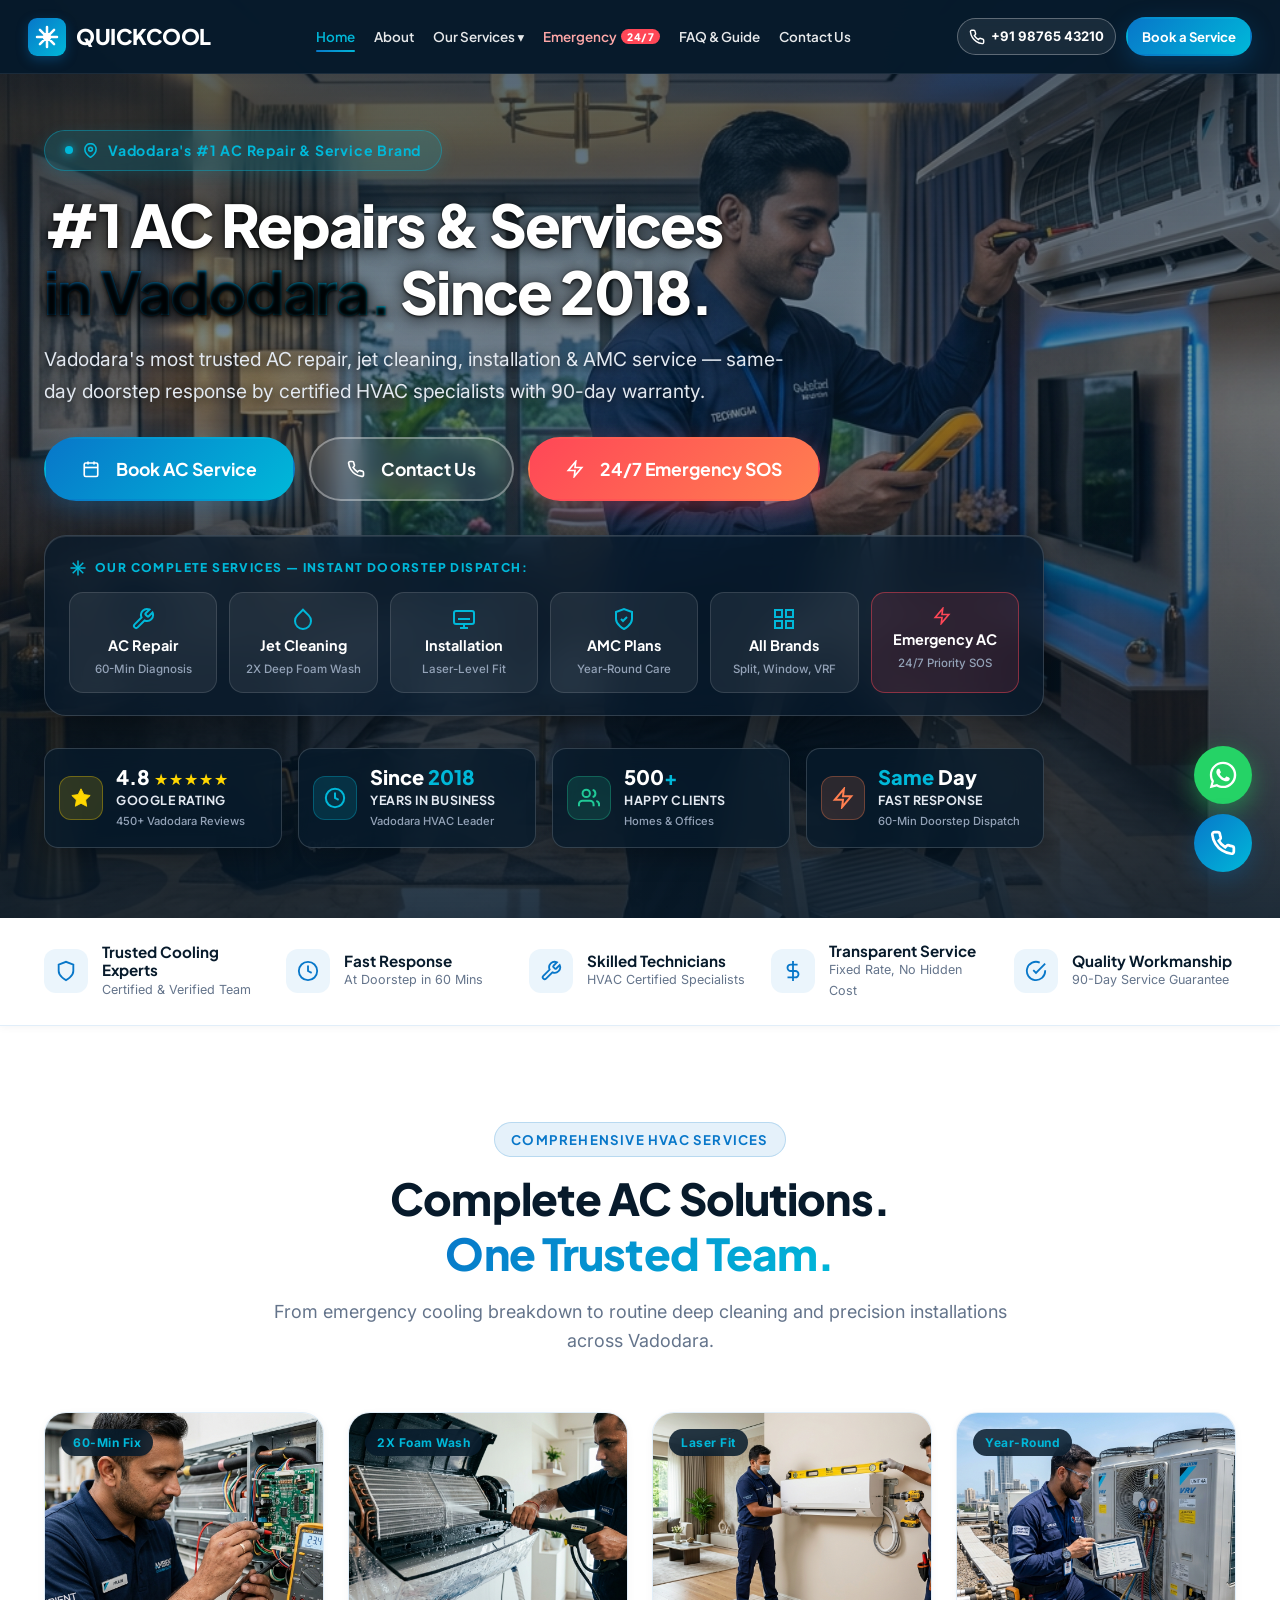
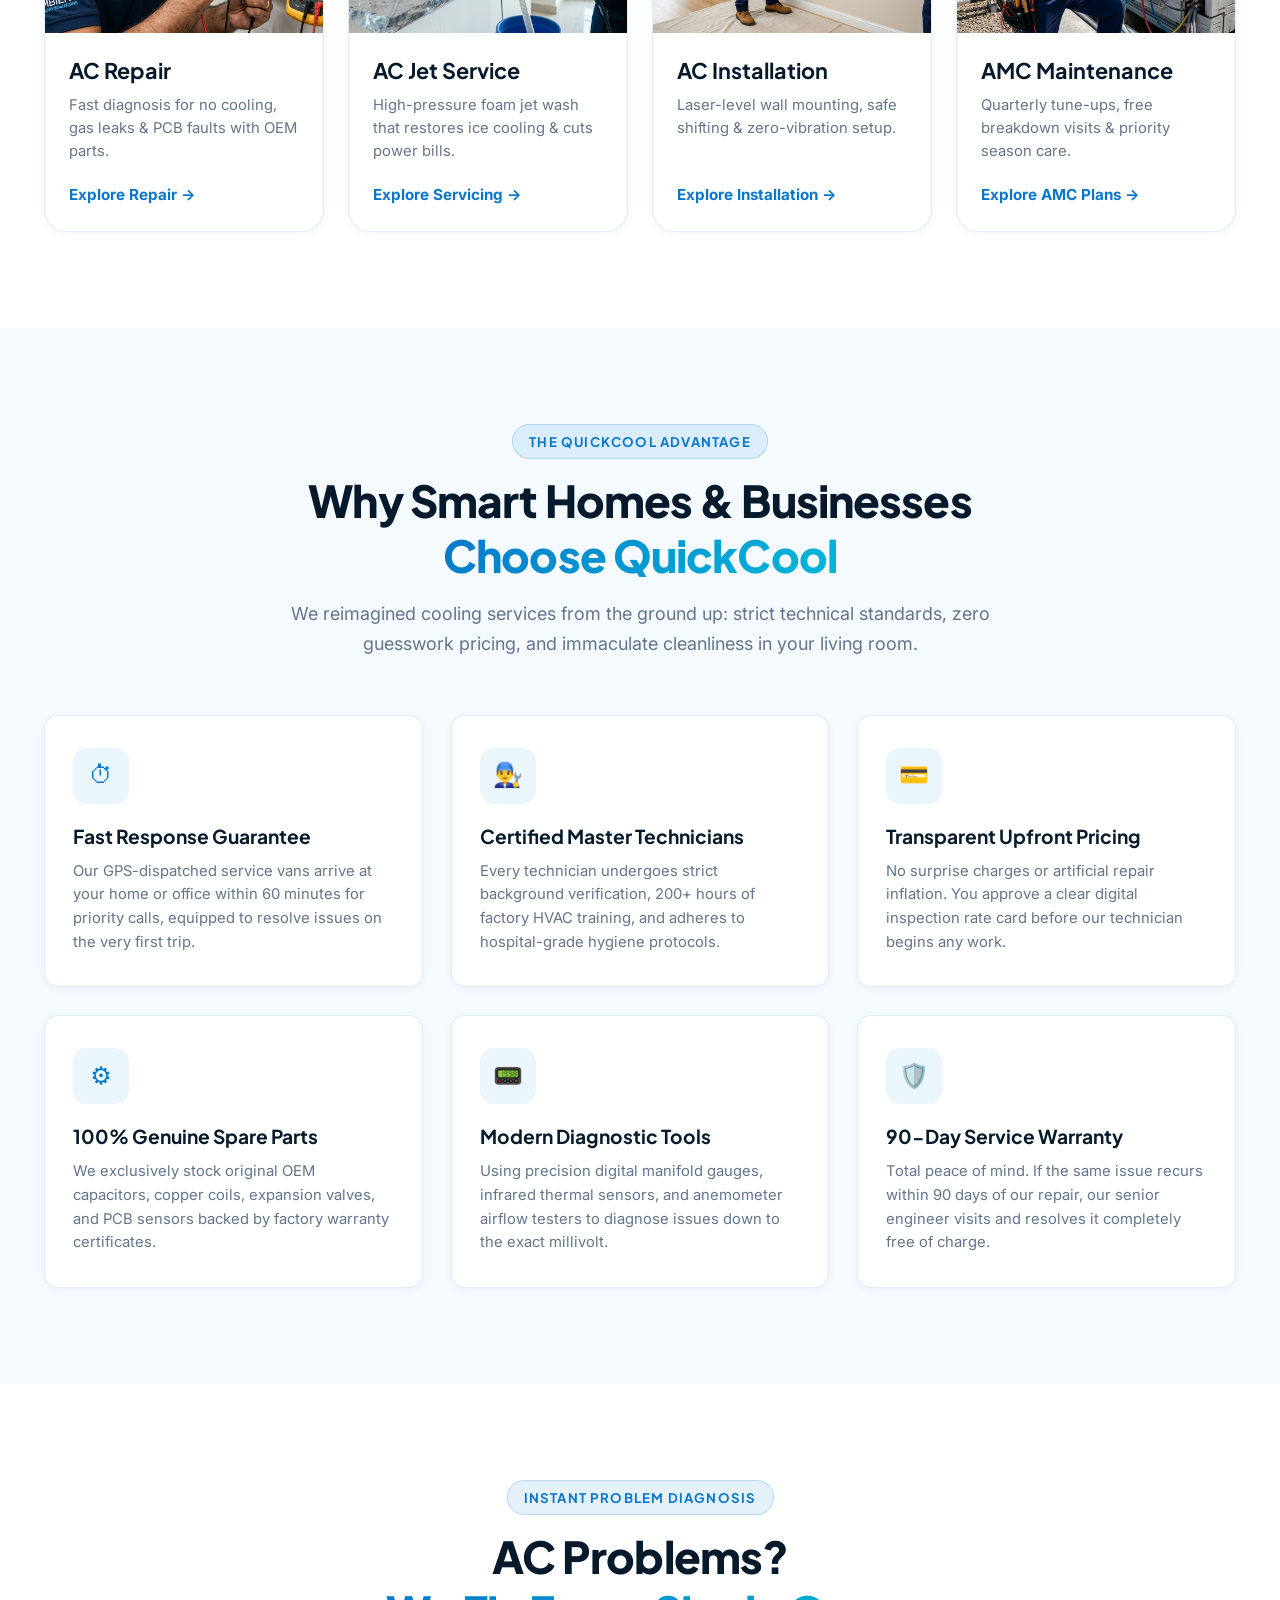
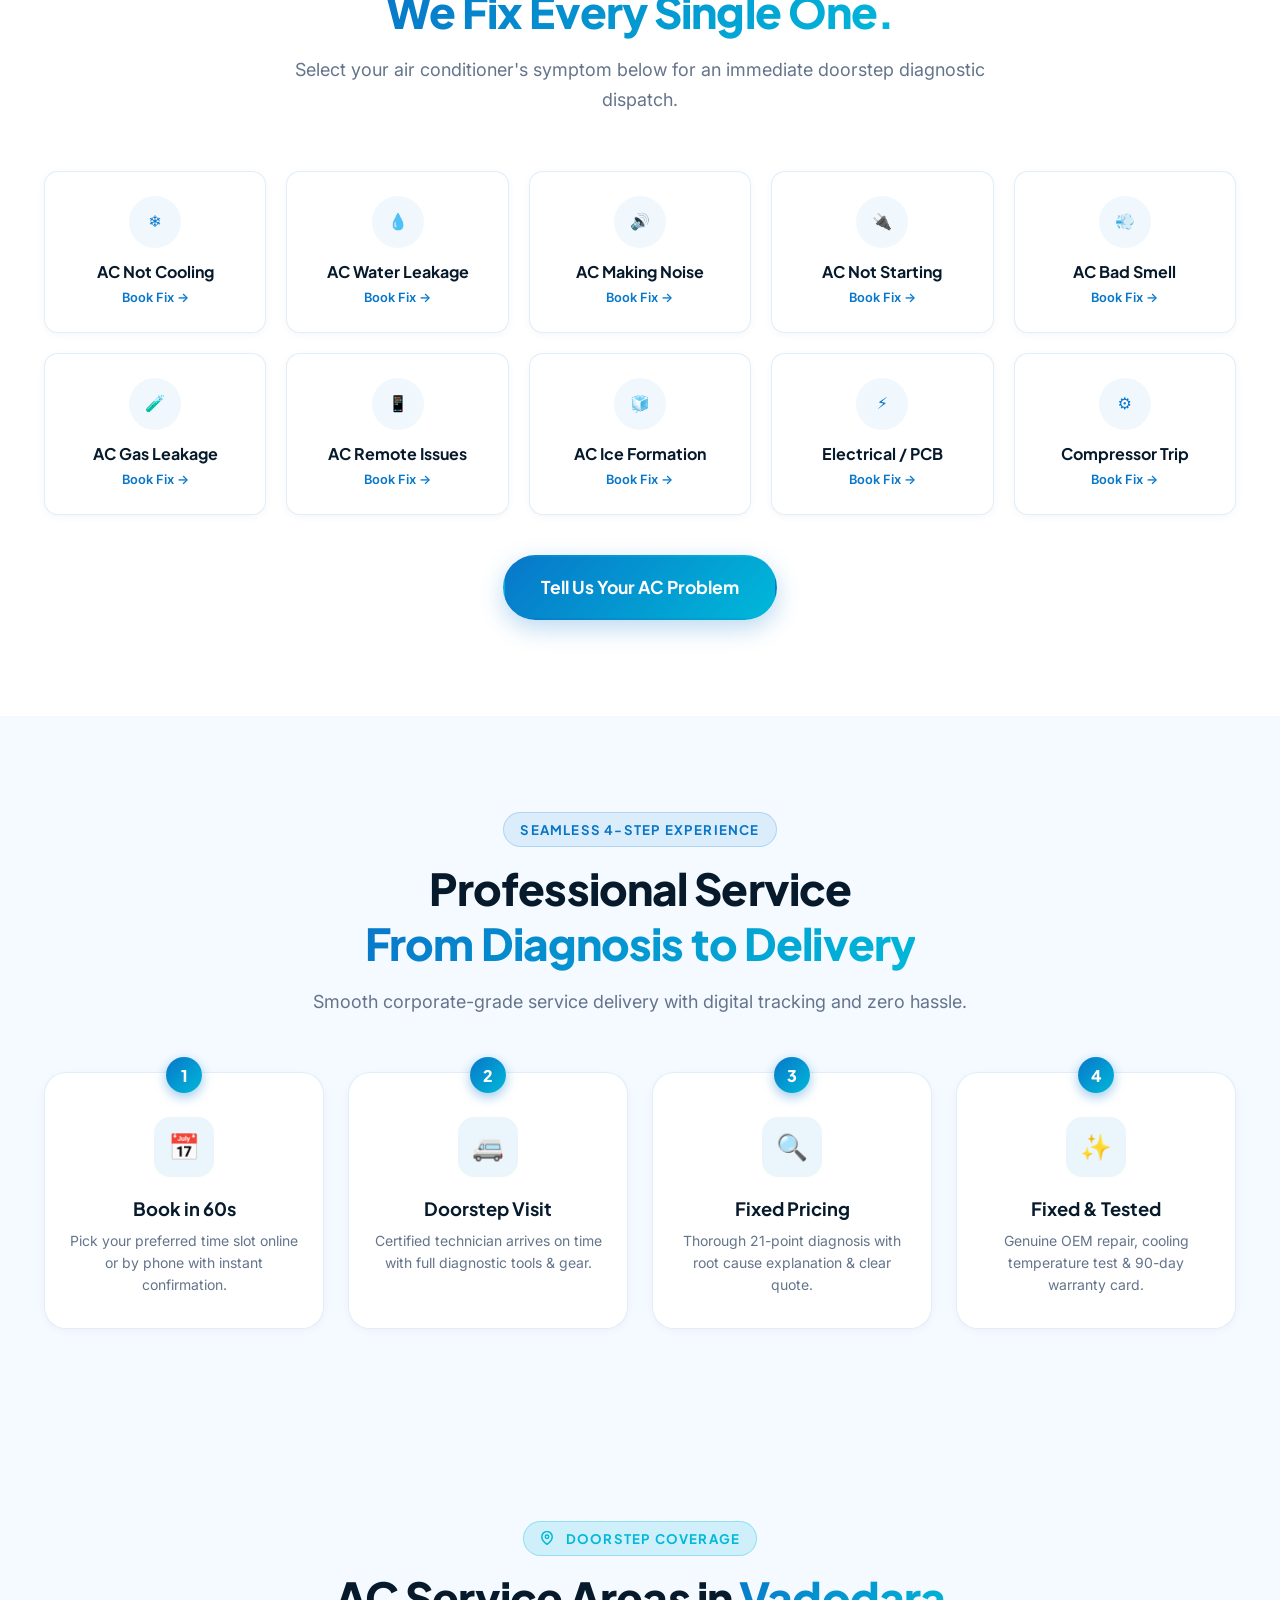
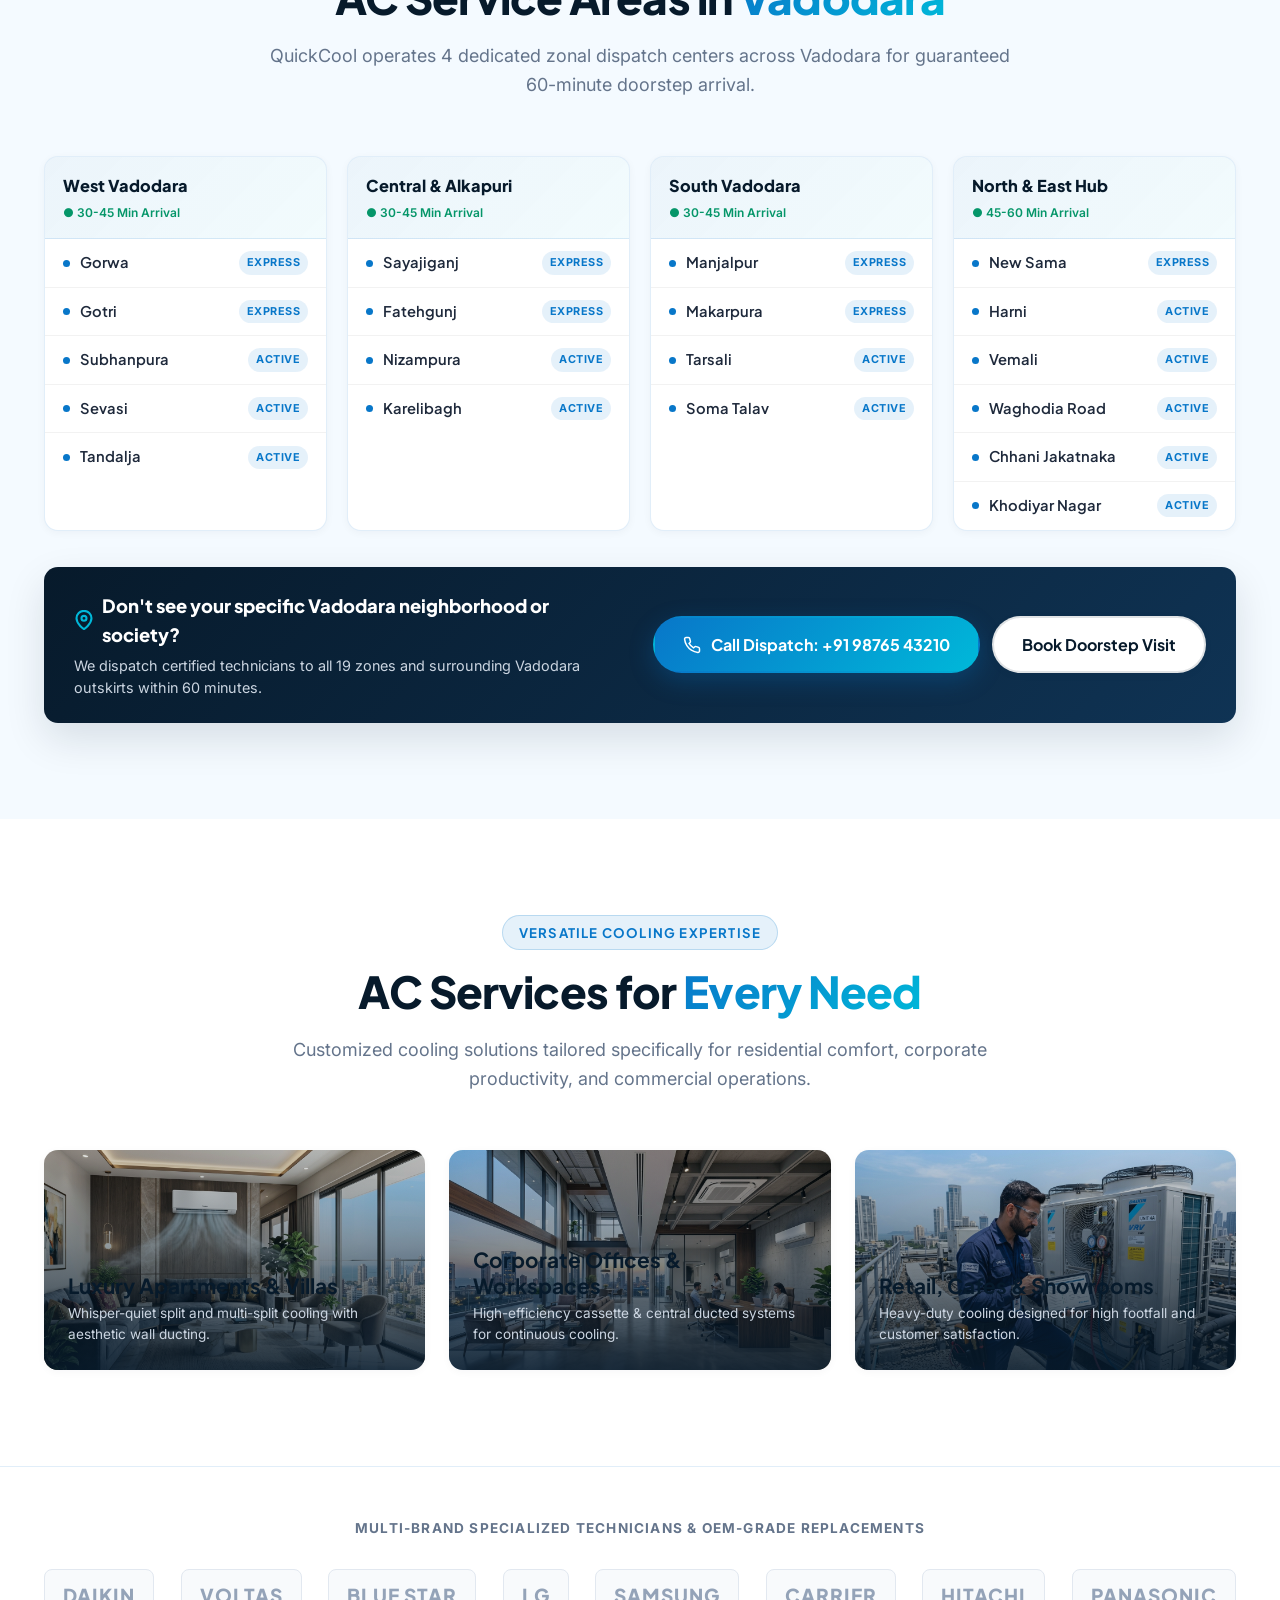
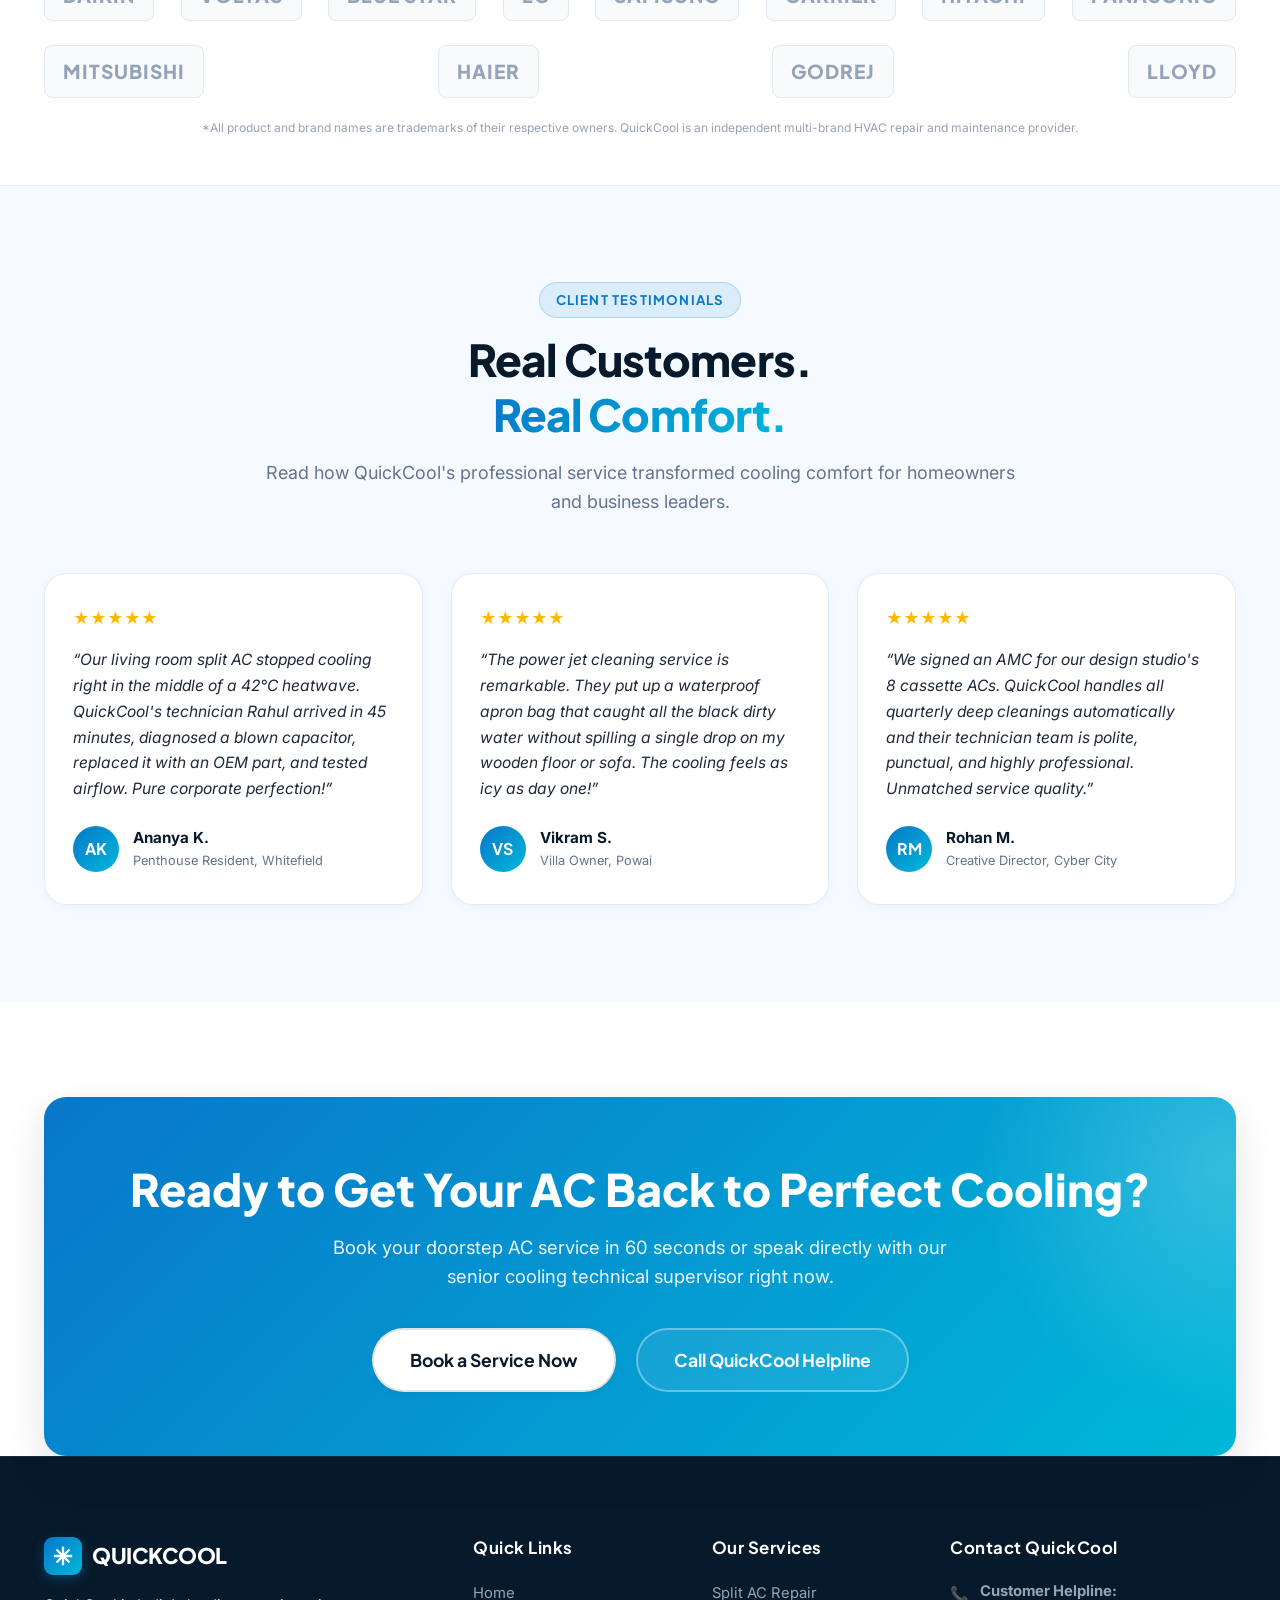
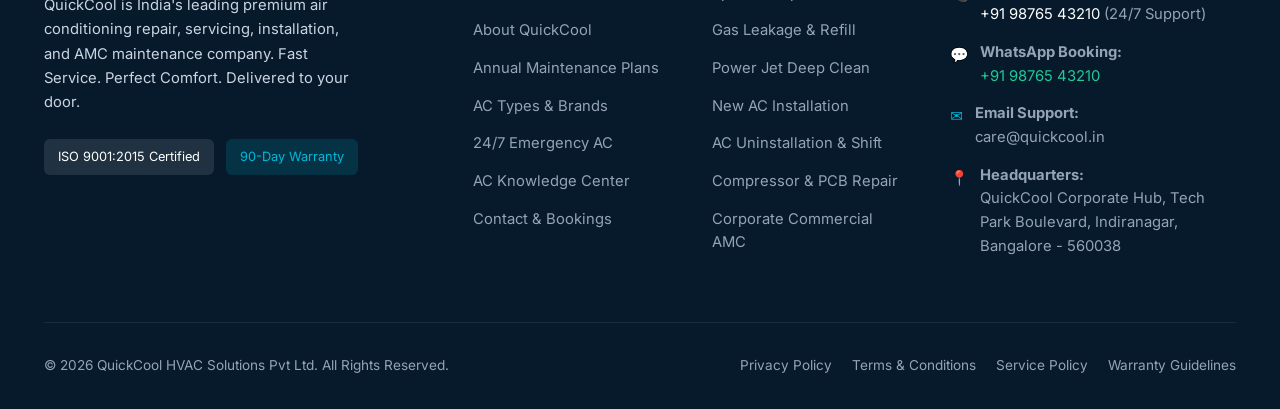
<file: index.html>
<!DOCTYPE html>
<html lang="en">
<head>
  <meta charset="UTF-8">
  <meta name="viewport" content="width=device-width, initial-scale=1.0">
  <title>QuickCool | Premium AC Repair & Service — Fast Service. Perfect Comfort.</title>
  <meta name="description" content="QuickCool delivers luxury-standard AC repair, deep jet servicing, precision installation, and AMC maintenance across Delhi NCR, Mumbai, and Bangalore. Trained technicians, transparent pricing, and 90-day warranty.">
  <meta name="keywords" content="AC repair, AC service, AC installation, AC maintenance, split AC repair, emergency AC repair, QuickCool">
  
  <!-- Google Fonts -->
  <link rel="preconnect" href="https://fonts.googleapis.com">
  <link rel="preconnect" href="https://fonts.gstatic.com" crossorigin>
  <link href="https://fonts.googleapis.com/css2?family=Inter:wght@400;500;600;700&family=Plus+Jakarta+Sans:wght@600;700;800&display=swap" rel="stylesheet">
  
  <!-- Main Stylesheet -->
  <link rel="stylesheet" href="css/style.css?v=6.0">
  <style>
    /* Viewport Safety: Prevent any mobile horizontal overflow */
    html, body {
      overflow-x: hidden !important;
      max-width: 100vw !important;
    }
  </style>

  <!-- Schema Markup (LocalBusiness & Service) -->
  <script type="application/ld+json">
  {
    "@context": "https://schema.org",
    "@type": "HVACBusiness",
    "name": "QuickCool",
    "image": "images/hero_slide_1.jpg",
    "telephone": "+91-98765-43210",
    "email": "care@quickcool.in",
    "priceRange": "₹₹",
    "address": {
      "@type": "PostalAddress",
      "streetAddress": "QuickCool Corporate Tower, Outer Ring Road",
      "addressLocality": "Bangalore",
      "addressRegion": "KA",
      "postalCode": "560103",
      "addressCountry": "IN"
    },
    "openingHoursSpecification": {
      "@type": "OpeningHoursSpecification",
      "dayOfWeek": ["Monday","Tuesday","Wednesday","Thursday","Friday","Saturday","Sunday"],
      "opens": "00:00",
      "closes": "23:59"
    }
  }
  </script>
</head>
<body>

  <!-- Sticky Master Navigation -->
  <header class="site-header" id="siteHeader">
    <div class="container header-inner">
      <a href="index.html" class="brand-logo" aria-label="QuickCool Home">
        <div class="brand-icon">
          <svg width="24" height="24" viewBox="0 0 24 24" fill="none" stroke="currentColor" stroke-width="2.5" stroke-linecap="round" stroke-linejoin="round">
            <path d="M12 2v20M2 12h20M4.93 4.93l14.14 14.14M4.93 19.07L19.07 4.93M9 12a3 3 0 1 0 6 0 3 3 0 0 0-6 0z"/>
          </svg>
        </div>
        <div class="brand-text">
          <span class="brand-name">QUICKCOOL</span>
          <span class="brand-tagline">Fast Service. Perfect Comfort.</span>
        </div>
      </a>

      <!-- Desktop Nav -->
      <nav class="main-nav">
        <ul class="nav-links">
          <li class="nav-item"><a href="index.html" class="nav-link active">Home</a></li>
          <li class="nav-item"><a href="about.html" class="nav-link">About</a></li>
          <li class="nav-item has-dropdown">
            <a href="ac-repair.html" class="nav-link">Our Services ▾</a>
            <ul class="dropdown-menu">
              <li class="dropdown-item"><a href="ac-repair.html"><span class="dropdown-icon">🔧</span> AC Repair & Diagnostics</a></li>
              <li class="dropdown-item"><a href="ac-service.html"><span class="dropdown-icon">💧</span> AC Service & Jet Clean</a></li>
              <li class="dropdown-item"><a href="installation.html"><span class="dropdown-icon">📐</span> AC Installation & Relocation</a></li>
              <li class="dropdown-item"><a href="amc.html"><span class="dropdown-icon">🛡️</span> Annual Maintenance (AMC)</a></li>
              <li class="dropdown-item"><a href="ac-types-brands.html"><span class="dropdown-icon">🏢</span> AC Types & All Brands</a></li>
              <li class="dropdown-item"><a href="emergency-service.html" style="color:var(--accent-red);"><span class="dropdown-icon">⚡</span> 24/7 Emergency AC Fix</a></li>
            </ul>
          </li>
          <li class="nav-item">
            <a href="emergency-service.html" class="nav-link nav-link-emergency">
              Emergency <span class="nav-badge-pill">24/7</span>
            </a>
          </li>
          <li class="nav-item"><a href="faq.html" class="nav-link">FAQ & Guide</a></li>
          <li class="nav-item"><a href="contact.html" class="nav-link">Contact Us</a></li>
        </ul>
      </nav>

      <div class="header-actions">
        <a href="tel:+919876543210" class="header-call-btn">
          <svg width="16" height="16" viewBox="0 0 24 24" fill="none" stroke="currentColor" stroke-width="2.2">
            <path d="M22 16.92v3a2 2 0 0 1-2.18 2 19.79 19.79 0 0 1-8.63-3.07 19.5 19.5 0 0 1-6-6 19.79 19.79 0 0 1-3.07-8.67A2 2 0 0 1 4.11 2h3a2 2 0 0 1 2 1.72 12.84 12.84 0 0 0 .7 2.81 2 2 0 0 1-.45 2.11L8.09 9.91a16 16 0 0 0 6 6l1.27-1.27a2 2 0 0 1 2.11-.45 12.84 12.84 0 0 0 2.81.7A2 2 0 0 1 22 16.92z"/>
          </svg>
          +91 98765 43210
        </a>
        <a href="#bookingModal" class="btn btn-primary open-booking-modal">Book a Service</a>
        <button class="mobile-toggle" aria-label="Open Navigation">
          <svg width="26" height="26" viewBox="0 0 24 24" fill="none" stroke="currentColor" stroke-width="2.2">
            <line x1="3" y1="12" x2="21" y2="12"></line>
            <line x1="3" y1="6" x2="21" y2="6"></line>
            <line x1="3" y1="18" x2="21" y2="18"></line>
          </svg>
        </button>
      </div>
    </div>
  </header>

  <!-- Mobile Drawer -->
  <div class="mobile-overlay" id="mobileOverlay"></div>
  <aside class="mobile-nav-drawer" id="mobileDrawer">
    <div class="mobile-drawer-header">
      <div class="brand-logo">
        <div class="brand-icon">
          <svg width="20" height="20" viewBox="0 0 24 24" fill="none" stroke="currentColor" stroke-width="2.5">
            <path d="M12 2v20M2 12h20M4.93 4.93l14.14 14.14M4.93 19.07L19.07 4.93"/>
          </svg>
        </div>
        <span class="brand-name" style="color:#FFF;">QUICKCOOL</span>
      </div>
      <button class="drawer-close" aria-label="Close Navigation">
        <svg width="24" height="24" viewBox="0 0 24 24" fill="none" stroke="currentColor" stroke-width="2">
          <line x1="18" y1="6" x2="6" y2="18"></line>
          <line x1="6" y1="6" x2="18" y2="18"></line>
        </svg>
      </button>
    </div>

    <ul class="mobile-nav-list">
      <li class="mobile-nav-item"><a href="index.html" class="mobile-nav-link active">Home</a></li>
      <li class="mobile-nav-item"><a href="about.html" class="mobile-nav-link">About Us</a></li>
      <li class="mobile-nav-item mobile-has-submenu">
        <a href="#" class="mobile-nav-link">All Services <span class="submenu-arrow">▾</span></a>
        <ul class="mobile-submenu">
          <li><a href="ac-repair.html">🔧 AC Repair & Diagnostics</a></li>
          <li><a href="ac-service.html">💧 AC Power Jet Foam Clean</a></li>
          <li><a href="installation.html">📐 AC Installation & Relocation</a></li>
          <li><a href="amc.html">🛡️ Annual Maintenance (AMC)</a></li>
          <li><a href="ac-types-brands.html">🏢 AC Types & Brands</a></li>
          <li><a href="emergency-service.html" style="color:var(--accent-red);">⚡ 24/7 Emergency AC Fix</a></li>
        </ul>
      </li>
      <li class="mobile-nav-item"><a href="ac-repair.html" class="mobile-nav-link">AC Repair</a></li>
      <li class="mobile-nav-item"><a href="ac-service.html" class="mobile-nav-link">AC Servicing</a></li>
      <li class="mobile-nav-item"><a href="installation.html" class="mobile-nav-link">Installation</a></li>
      <li class="mobile-nav-item"><a href="amc.html" class="mobile-nav-link">AMC Plans</a></li>
      <li class="mobile-nav-item"><a href="emergency-service.html" class="mobile-nav-link" style="color:var(--accent-red);">24/7 Emergency AC</a></li>
      <li class="mobile-nav-item"><a href="faq.html" class="mobile-nav-link">FAQ & Knowledge</a></li>
      <li class="mobile-nav-item"><a href="contact.html" class="mobile-nav-link">Contact Us</a></li>
    </ul>

    <div class="mobile-drawer-footer">
      <a href="tel:+919876543210" class="btn btn-secondary" style="width:100%; margin-bottom:12px;">Call: +91 98765 43210</a>
      <a href="#bookingModal" class="btn btn-primary open-booking-modal" style="width:100%;">Book a Service</a>
    </div>
  </aside>

  <!-- 4. GLOBAL HERO SECTION (Background 5-Slide 3-Second Crossfade & Ken Burns + Solid Foreground Content) -->
  <section class="hero-slider-section" id="heroSection">
    
    <!-- Background Slideshow (Images rotate every 3 seconds with Ken Burns) -->
    <div class="hero-bg-slider" id="heroBgSlider">
      <div class="bg-slide active">
        <img src="images/hero_slide_1.jpg" alt="QuickCool Professional AC Technician Servicing Modern Split AC" class="bg-slide-img">
        <div class="hero-dark-overlay"></div>
      </div>
      <div class="bg-slide">
        <img src="images/hero_slide_2.jpg" alt="Technician Inspecting Outdoor AC Condenser with Digital Gauges" class="bg-slide-img">
        <div class="hero-dark-overlay"></div>
      </div>
      <div class="bg-slide">
        <img src="images/hero_slide_3.jpg" alt="Luxury Modern Penthouse with Perfectly Installed Split AC" class="bg-slide-img">
        <div class="hero-dark-overlay"></div>
      </div>
      <div class="bg-slide">
        <img src="images/hero_slide_4.jpg" alt="Close-up AC Jet Wash Deep Cleaning with Protective Jacket" class="bg-slide-img">
        <div class="hero-dark-overlay"></div>
      </div>
      <div class="bg-slide">
        <img src="images/hero_slide_5.jpg" alt="QuickCool Certified HVAC Service Engineers in Workshop" class="bg-slide-img">
        <div class="hero-dark-overlay"></div>
      </div>
    </div>

        <!-- Foreground Content (Solid, Never Cut Off, Never Hidden, 100% Mobile Responsive) -->
    <div class="container hero-content-wrapper">
      <div class="hero-content">
        <div class="hero-pill-badge" id="heroDynamicBadge">
          <span class="badge-dot"></span>
          <svg width="15" height="15" viewBox="0 0 24 24" fill="none" stroke="currentColor" stroke-width="2.5" style="flex-shrink:0;">
            <path d="M21 10c0 7-9 13-9 13s-9-6-9-13a9 9 0 0 1 18 0z"></path>
            <circle cx="12" cy="10" r="3"></circle>
          </svg>
          <span class="badge-text">Vadodara's #1 AC Repair &amp; Service Brand</span>
        </div>
        
        <h1 class="hero-title">
          #1 AC Repairs &amp; Services<br>
          <span class="gradient-text">in Vadodara.</span> Since 2018.
        </h1>
        
        <p class="hero-subtitle">
          Vadodara's most trusted AC repair, jet cleaning, installation &amp; AMC service &mdash; same-day doorstep response by certified HVAC specialists with 90-day warranty.
        </p>

        <!-- CTAs: Book Service + Contact Us + Emergency SOS -->
        <div class="hero-ctas">
          <a href="#bookingModal" class="btn btn-primary btn-lg open-booking-modal">
            <svg width="18" height="18" viewBox="0 0 24 24" fill="none" stroke="currentColor" stroke-width="2.2" style="margin-right:6px;"><rect x="3" y="4" width="18" height="18" rx="2" ry="2"></rect><line x1="16" y1="2" x2="16" y2="6"></line><line x1="8" y1="2" x2="8" y2="6"></line><line x1="3" y1="10" x2="21" y2="10"></line></svg>
            Book AC Service
          </a>
          <a href="contact.html" class="btn btn-outline-white btn-lg">
            <svg width="18" height="18" viewBox="0 0 24 24" fill="none" stroke="currentColor" stroke-width="2.2" style="margin-right:6px;"><path d="M22 16.92v3a2 2 0 0 1-2.18 2 19.79 19.79 0 0 1-8.63-3.07 19.5 19.5 0 0 1-6-6 19.79 19.79 0 0 1-3.07-8.67A2 2 0 0 1 4.11 2h3a2 2 0 0 1 2 1.72 12.84 12.84 0 0 0 .7 2.81 2 2 0 0 1-.45 2.11L8.09 9.91a16 16 0 0 0 6 6l1.27-1.27a2 2 0 0 1 2.11-.45 12.84 12.84 0 0 0 2.81.7A2 2 0 0 1 22 16.92z"/></svg>
            Contact Us
          </a>
          <a href="emergency-service.html" class="btn btn-emergency btn-lg">
            <svg width="18" height="18" viewBox="0 0 24 24" fill="none" stroke="currentColor" stroke-width="2.2" style="margin-right:6px;"><polygon points="13 2 3 14 12 14 11 22 21 10 12 10 13 2"></polygon></svg>
            24/7 Emergency SOS
          </a>
        </div>

        <!-- ALL SERVICES DIRECTORY ON HERO SECTION -->
        <div class="hero-services-menu">
          <div class="hero-services-header">
            <svg width="18" height="18" viewBox="0 0 24 24" fill="none" stroke="var(--secondary)" stroke-width="2"><line x1="12" y1="2" x2="12" y2="22"></line><line x1="2" y1="12" x2="22" y2="12"></line><line x1="4.93" y1="4.93" x2="19.07" y2="19.07"></line><line x1="4.93" y1="19.07" x2="19.07" y2="4.93"></line></svg>
            <span>OUR COMPLETE SERVICES &mdash; INSTANT DOORSTEP DISPATCH:</span>
          </div>
          <div class="hero-services-grid">
            <a href="ac-repair.html" class="hero-service-card">
              <span class="service-icon"><svg width="24" height="24" viewBox="0 0 24 24" fill="none" stroke="currentColor" stroke-width="2"><path d="M14.7 6.3a1 1 0 0 0 0 1.4l1.6 1.6a1 1 0 0 0 1.4 0l3.77-3.77a6 6 0 0 1-7.94 7.94l-6.91 6.91a2.12 2.12 0 0 1-3-3l6.91-6.91a6 6 0 0 1 7.94-7.94l-3.76 3.76z"></path></svg></span>
              <span class="service-title">AC Repair</span>
              <span class="service-desc">60-Min Diagnosis</span>
            </a>
            <a href="ac-service.html" class="hero-service-card">
              <span class="service-icon"><svg width="24" height="24" viewBox="0 0 24 24" fill="none" stroke="currentColor" stroke-width="2"><path d="M12 2.69l5.66 5.66a8 8 0 1 1-11.31 0z"></path></svg></span>
              <span class="service-title">Jet Cleaning</span>
              <span class="service-desc">2X Deep Foam Wash</span>
            </a>
            <a href="installation.html" class="hero-service-card">
              <span class="service-icon"><svg width="24" height="24" viewBox="0 0 24 24" fill="none" stroke="currentColor" stroke-width="2"><rect x="2" y="4" width="20" height="13" rx="2" ry="2"></rect><line x1="6" y1="12" x2="18" y2="12"></line><line x1="8" y1="21" x2="16" y2="21"></line><line x1="12" y1="17" x2="12" y2="21"></line></svg></span>
              <span class="service-title">Installation</span>
              <span class="service-desc">Laser-Level Fit</span>
            </a>
            <a href="amc.html" class="hero-service-card">
              <span class="service-icon"><svg width="24" height="24" viewBox="0 0 24 24" fill="none" stroke="currentColor" stroke-width="2"><path d="M12 22s8-4 8-10V5l-8-3-8 3v7c0 6 8 10 8 10z"></path><polyline points="9 12 11 14 15 10"></polyline></svg></span>
              <span class="service-title">AMC Plans</span>
              <span class="service-desc">Year-Round Care</span>
            </a>
            <a href="ac-types-brands.html" class="hero-service-card">
              <span class="service-icon"><svg width="24" height="24" viewBox="0 0 24 24" fill="none" stroke="currentColor" stroke-width="2"><rect x="3" y="3" width="7" height="7"></rect><rect x="14" y="3" width="7" height="7"></rect><rect x="14" y="14" width="7" height="7"></rect><rect x="3" y="14" width="7" height="7"></rect></svg></span>
              <span class="service-title">All Brands</span>
              <span class="service-desc">Split, Window, VRF</span>
            </a>
            <a href="emergency-service.html" class="hero-service-card card-emergency">
              <span class="service-icon"><svg width="18" height="18" viewBox="0 0 24 24" fill="none" stroke="currentColor" stroke-width="2.2" style="margin-right:6px;"><polygon points="13 2 3 14 12 14 11 22 21 10 12 10 13 2"></polygon></svg></span>
              <span class="service-title">Emergency AC</span>
              <span class="service-desc">24/7 Priority SOS</span>
            </a>
          </div>
        </div>

        <!-- Hero Ratings Showcase: Divided into 4 Distinct Premium Parts -->
        <div class="hero-ratings-quad">
          
          <!-- Part 1: Customer Rating -->
          <div class="rating-quad-card">
            <div class="quad-icon-wrap quad-gold">
              <svg width="22" height="22" viewBox="0 0 24 24" fill="#FFD700" stroke="#FFD700" stroke-width="1">
                <polygon points="12 2 15.09 8.26 22 9.27 17 14.14 18.18 21.02 12 17.77 5.82 21.02 7 14.14 2 9.27 8.91 8.26 12 2"></polygon>
              </svg>
            </div>
            <div class="quad-content">
              <div class="quad-value">4.8 <span class="quad-stars">&#9733;&#9733;&#9733;&#9733;&#9733;</span></div>
              <div class="quad-title">Google Rating</div>
              <div class="quad-desc">450+ Vadodara Reviews</div>
            </div>
          </div>

          <!-- Part 2: Established Years -->
          <div class="rating-quad-card">
            <div class="quad-icon-wrap quad-cyan">
              <svg width="22" height="22" viewBox="0 0 24 24" fill="none" stroke="currentColor" stroke-width="2.2">
                <circle cx="12" cy="12" r="10"></circle>
                <polyline points="12 6 12 12 16 14"></polyline>
              </svg>
            </div>
            <div class="quad-content">
              <div class="quad-value">Since <span class="quad-highlight">2018</span></div>
              <div class="quad-title">Years in Business</div>
              <div class="quad-desc">Vadodara HVAC Leader</div>
            </div>
          </div>

          <!-- Part 3: Happy Customers -->
          <div class="rating-quad-card">
            <div class="quad-icon-wrap quad-green">
              <svg width="22" height="22" viewBox="0 0 24 24" fill="none" stroke="currentColor" stroke-width="2.2">
                <path d="M17 21v-2a4 4 0 0 0-4-4H5a4 4 0 0 0-4 4v2"></path>
                <circle cx="9" cy="7" r="4"></circle>
                <path d="M23 21v-2a4 4 0 0 0-3-3.87"></path>
                <path d="M16 3.13a4 4 0 0 1 0 7.75"></path>
              </svg>
            </div>
            <div class="quad-content">
              <div class="quad-value">500<span class="quad-highlight">+</span></div>
              <div class="quad-title">Happy Clients</div>
              <div class="quad-desc">Homes &amp; Offices</div>
            </div>
          </div>

          <!-- Part 4: Same Day Response -->
          <div class="rating-quad-card">
            <div class="quad-icon-wrap quad-orange">
              <svg width="22" height="22" viewBox="0 0 24 24" fill="none" stroke="currentColor" stroke-width="2.2">
                <polygon points="13 2 3 14 12 14 11 22 21 10 12 10 13 2"></polygon>
              </svg>
            </div>
            <div class="quad-content">
              <div class="quad-value"><span class="quad-highlight">Same</span> Day</div>
              <div class="quad-title">Fast Response</div>
              <div class="quad-desc">60-Min Doorstep Dispatch</div>
            </div>
          </div>

        </div>

      </div>
    </div>
  </section>

  <!-- 6. TRUST STRIP IMMEDIATELY BELOW HERO -->
  <section class="trust-strip">
    <div class="container">
      <div class="trust-grid">
        <div class="trust-item">
          <div class="trust-icon-box">
            <svg width="22" height="22" viewBox="0 0 24 24" fill="none" stroke="currentColor" stroke-width="2">
              <path d="M12 22s8-4 8-10V5l-8-3-8 3v7c0 6 8 10 8 10z"/>
            </svg>
          </div>
          <div>
            <div class="trust-title">Trusted Cooling Experts</div>
            <div class="trust-desc">Certified & Verified Team</div>
          </div>
        </div>

        <div class="trust-item">
          <div class="trust-icon-box">
            <svg width="22" height="22" viewBox="0 0 24 24" fill="none" stroke="currentColor" stroke-width="2">
              <circle cx="12" cy="12" r="10"></circle>
              <polyline points="12 6 12 12 16 14"></polyline>
            </svg>
          </div>
          <div>
            <div class="trust-title">Fast Response</div>
            <div class="trust-desc">At Doorstep in 60 Mins</div>
          </div>
        </div>

        <div class="trust-item">
          <div class="trust-icon-box">
            <svg width="22" height="22" viewBox="0 0 24 24" fill="none" stroke="currentColor" stroke-width="2">
              <path d="M14.7 6.3a1 1 0 0 0 0 1.4l1.6 1.6a1 1 0 0 0 1.4 0l3.77-3.77a6 6 0 0 1-7.94 7.94l-6.91 6.91a2.12 2.12 0 0 1-3-3l6.91-6.91a6 6 0 0 1 7.94-7.94l-3.76 3.76z"></path>
            </svg>
          </div>
          <div>
            <div class="trust-title">Skilled Technicians</div>
            <div class="trust-desc">HVAC Certified Specialists</div>
          </div>
        </div>

        <div class="trust-item">
          <div class="trust-icon-box">
            <svg width="22" height="22" viewBox="0 0 24 24" fill="none" stroke="currentColor" stroke-width="2">
              <line x1="12" y1="1" x2="12" y2="23"></line>
              <path d="M17 5H9.5a3.5 3.5 0 0 0 0 7h5a3.5 3.5 0 0 1 0 7H6"></path>
            </svg>
          </div>
          <div>
            <div class="trust-title">Transparent Service</div>
            <div class="trust-desc">Fixed Rate, No Hidden Cost</div>
          </div>
        </div>

        <div class="trust-item">
          <div class="trust-icon-box">
            <svg width="22" height="22" viewBox="0 0 24 24" fill="none" stroke="currentColor" stroke-width="2">
              <path d="M22 11.08V12a10 10 0 1 1-5.93-9.14"></path>
              <polyline points="22 4 12 14.01 9 11.01"></polyline>
            </svg>
          </div>
          <div>
            <div class="trust-title">Quality Workmanship</div>
            <div class="trust-desc">90-Day Service Guarantee</div>
          </div>
        </div>
      </div>
    </div>
  </section>

  <!-- 7. SECTION: COMPLETE AC SOLUTIONS. ONE TRUSTED TEAM -->
  <section class="section bg-white">
    <div class="container">
      <div class="section-header">
        <span class="badge-tag">Comprehensive HVAC Services</span>
        <h2 class="section-title">Complete AC Solutions.<br><span class="gradient-text">One Trusted Team.</span></h2>
        <p class="section-desc">From emergency cooling breakdown to routine deep cleaning and precision installations across Vadodara.</p>
      </div>

      <div class="services-grid-4">
        <!-- Card 1: AC Repair -->
        <div class="service-card">
          <div class="service-card-img-wrap">
            <img src="images/repair_hero.jpg" alt="AC Repair and PCB Diagnosis by QuickCool" class="service-card-img">
            <span class="service-badge">60-Min Fix</span>
          </div>
          <div class="service-card-body">
            <h3 class="service-card-title">AC Repair</h3>
            <p class="service-card-desc">Fast diagnosis for no cooling, gas leaks &amp; PCB faults with OEM parts.</p>
            <a href="ac-repair.html" class="service-card-link">Explore Repair &rarr;</a>
          </div>
        </div>

        <!-- Card 2: AC Service -->
        <div class="service-card">
          <div class="service-card-img-wrap">
            <img src="images/hero_slide_4.jpg" alt="AC Deep Jet Cleaning with Foam Wash" class="service-card-img">
            <span class="service-badge">2X Foam Wash</span>
          </div>
          <div class="service-card-body">
            <h3 class="service-card-title">AC Jet Service</h3>
            <p class="service-card-desc">High-pressure foam jet wash that restores ice cooling &amp; cuts power bills.</p>
            <a href="ac-service.html" class="service-card-link">Explore Servicing &rarr;</a>
          </div>
        </div>

        <!-- Card 3: Installation -->
        <div class="service-card">
          <div class="service-card-img-wrap">
            <img src="images/installation_hero.jpg" alt="Precision AC Wall Mounting & Installation" class="service-card-img">
            <span class="service-badge">Laser Fit</span>
          </div>
          <div class="service-card-body">
            <h3 class="service-card-title">AC Installation</h3>
            <p class="service-card-desc">Laser-level wall mounting, safe shifting &amp; zero-vibration setup.</p>
            <a href="installation.html" class="service-card-link">Explore Installation &rarr;</a>
          </div>
        </div>

        <!-- Card 4: AMC Maintenance -->
        <div class="service-card">
          <div class="service-card-img-wrap">
            <img src="images/amc_hero.jpg" alt="Annual Maintenance Contract Inspection" class="service-card-img">
            <span class="service-badge">Year-Round</span>
          </div>
          <div class="service-card-body">
            <h3 class="service-card-title">AMC Maintenance</h3>
            <p class="service-card-desc">Quarterly tune-ups, free breakdown visits &amp; priority season care.</p>
            <a href="amc.html" class="service-card-link">Explore AMC Plans &rarr;</a>
          </div>
        </div>
      </div>
    </div>
  </section>

  <!-- 8. SECTION: WHY CHOOSE QUICKCOOL? (6 BENEFITS) -->
  <section class="section bg-ice">
    <div class="container">
      <div class="section-header">
        <span class="badge-tag">The QuickCool Advantage</span>
        <h2 class="section-title">Why Smart Homes & Businesses<br><span class="gradient-text">Choose QuickCool</span></h2>
        <p class="section-desc">We reimagined cooling services from the ground up: strict technical standards, zero guesswork pricing, and immaculate cleanliness in your living room.</p>
      </div>

      <div class="benefits-grid">
        <div class="benefit-card">
          <div class="benefit-icon">⏱</div>
          <h3 class="benefit-title">Fast Response Guarantee</h3>
          <p class="benefit-desc">Our GPS-dispatched service vans arrive at your home or office within 60 minutes for priority calls, equipped to resolve issues on the very first trip.</p>
        </div>

        <div class="benefit-card">
          <div class="benefit-icon">👨‍🔧</div>
          <h3 class="benefit-title">Certified Master Technicians</h3>
          <p class="benefit-desc">Every technician undergoes strict background verification, 200+ hours of factory HVAC training, and adheres to hospital-grade hygiene protocols.</p>
        </div>

        <div class="benefit-card">
          <div class="benefit-icon">💳</div>
          <h3 class="benefit-title">Transparent Upfront Pricing</h3>
          <p class="benefit-desc">No surprise charges or artificial repair inflation. You approve a clear digital inspection rate card before our technician begins any work.</p>
        </div>

        <div class="benefit-card">
          <div class="benefit-icon">⚙️</div>
          <h3 class="benefit-title">100% Genuine Spare Parts</h3>
          <p class="benefit-desc">We exclusively stock original OEM capacitors, copper coils, expansion valves, and PCB sensors backed by factory warranty certificates.</p>
        </div>

        <div class="benefit-card">
          <div class="benefit-icon">📟</div>
          <h3 class="benefit-title">Modern Diagnostic Tools</h3>
          <p class="benefit-desc">Using precision digital manifold gauges, infrared thermal sensors, and anemometer airflow testers to diagnose issues down to the exact millivolt.</p>
        </div>

        <div class="benefit-card">
          <div class="benefit-icon">🛡️</div>
          <h3 class="benefit-title">90-Day Service Warranty</h3>
          <p class="benefit-desc">Total peace of mind. If the same issue recurs within 90 days of our repair, our senior engineer visits and resolves it completely free of charge.</p>
        </div>
      </div>
    </div>
  </section>

  <!-- 9. SECTION: AC PROBLEMS? WE FIX THEM (10 PROBLEM CARDS) -->
  <section class="section bg-white">
    <div class="container">
      <div class="section-header">
        <span class="badge-tag">Instant Problem Diagnosis</span>
        <h2 class="section-title">AC Problems?<br><span class="gradient-text">We Fix Every Single One.</span></h2>
        <p class="section-desc">Select your air conditioner's symptom below for an immediate doorstep diagnostic dispatch.</p>
      </div>

      <div class="problems-grid">
        <div class="problem-card" data-problem="AC Not Cooling">
          <div class="problem-icon-wrap">❄️</div>
          <h4 class="problem-name">AC Not Cooling</h4>
          <span class="problem-action">Book Fix →</span>
        </div>

        <div class="problem-card" data-problem="AC Water Leakage">
          <div class="problem-icon-wrap">💧</div>
          <h4 class="problem-name">AC Water Leakage</h4>
          <span class="problem-action">Book Fix →</span>
        </div>

        <div class="problem-card" data-problem="AC Making Noise">
          <div class="problem-icon-wrap">🔊</div>
          <h4 class="problem-name">AC Making Noise</h4>
          <span class="problem-action">Book Fix →</span>
        </div>

        <div class="problem-card" data-problem="AC Not Starting">
          <div class="problem-icon-wrap">🔌</div>
          <h4 class="problem-name">AC Not Starting</h4>
          <span class="problem-action">Book Fix →</span>
        </div>

        <div class="problem-card" data-problem="AC Bad Smell">
          <div class="problem-icon-wrap">💨</div>
          <h4 class="problem-name">AC Bad Smell</h4>
          <span class="problem-action">Book Fix →</span>
        </div>

        <div class="problem-card" data-problem="AC Gas Leakage">
          <div class="problem-icon-wrap">🧪</div>
          <h4 class="problem-name">AC Gas Leakage</h4>
          <span class="problem-action">Book Fix →</span>
        </div>

        <div class="problem-card" data-problem="AC Remote Not Working">
          <div class="problem-icon-wrap">📱</div>
          <h4 class="problem-name">AC Remote Issues</h4>
          <span class="problem-action">Book Fix →</span>
        </div>

        <div class="problem-card" data-problem="AC Ice Formation">
          <div class="problem-icon-wrap">🧊</div>
          <h4 class="problem-name">AC Ice Formation</h4>
          <span class="problem-action">Book Fix →</span>
        </div>

        <div class="problem-card" data-problem="AC Electrical Problems">
          <div class="problem-icon-wrap">⚡</div>
          <h4 class="problem-name">Electrical / PCB</h4>
          <span class="problem-action">Book Fix →</span>
        </div>

        <div class="problem-card" data-problem="AC Compressor Problems">
          <div class="problem-icon-wrap">⚙️</div>
          <h4 class="problem-name">Compressor Trip</h4>
          <span class="problem-action">Book Fix →</span>
        </div>
      </div>

      <div style="text-align:center; margin-top:40px;">
        <a href="#bookingModal" class="btn btn-primary btn-lg open-booking-modal">Tell Us Your AC Problem</a>
      </div>
    </div>
  </section>

  <!-- 10. SECTION: PROFESSIONAL SERVICE TIMELINE -->
  <section class="section bg-ice">
    <div class="container">
      <div class="section-header">
        <span class="badge-tag">Seamless 4-Step Experience</span>
        <h2 class="section-title">Professional Service<br><span class="gradient-text">From Diagnosis to Delivery</span></h2>
        <p class="section-desc">Smooth corporate-grade service delivery with digital tracking and zero hassle.</p>
      </div>

      <div class="process-grid">
        <div class="process-card">
          <div class="process-step-num">1</div>
          <div class="process-icon">&#128197;</div>
          <h3 class="process-title">Book in 60s</h3>
          <p class="process-desc">Pick your preferred time slot online or by phone with instant confirmation.</p>
        </div>

        <div class="process-card">
          <div class="process-step-num">2</div>
          <div class="process-icon">&#128656;</div>
          <h3 class="process-title">Doorstep Visit</h3>
          <p class="process-desc">Certified technician arrives on time with full diagnostic tools &amp; gear.</p>
        </div>

        <div class="process-card">
          <div class="process-step-num">3</div>
          <div class="process-icon">&#128269;</div>
          <h3 class="process-title">Fixed Pricing</h3>
          <p class="process-desc">Thorough 21-point diagnosis with root cause explanation &amp; clear quote.</p>
        </div>

        <div class="process-card">
          <div class="process-step-num">4</div>
          <div class="process-icon">&#10024;</div>
          <h3 class="process-title">Fixed &amp; Tested</h3>
          <p class="process-desc">Genuine OEM repair, cooling temperature test &amp; 90-day warranty card.</p>
        </div>
      </div>
    </div>
  </section>

  
  <!-- SERVICE AREAS IN VADODARA — 4-Zone Aligned Coverage Directory -->
  <section class="section bg-ice vadodara-coverage-section" id="serviceAreas">
    <div class="container">
      <div class="section-header text-center">
        <span class="badge-tag badge-light">
          <svg width="14" height="14" viewBox="0 0 24 24" fill="none" stroke="currentColor" stroke-width="2.5" style="margin-right:4px; vertical-align:-2px;">
            <path d="M21 10c0 7-9 13-9 13s-9-6-9-13a9 9 0 0 1 18 0z"></path>
            <circle cx="12" cy="10" r="3"></circle>
          </svg>
          Doorstep Coverage
        </span>
        <h2 class="section-title">AC Service Areas in <span class="gradient-text">Vadodara</span></h2>
        <p class="section-desc">QuickCool operates 4 dedicated zonal dispatch centers across Vadodara for guaranteed 60-minute doorstep arrival.</p>
      </div>

      <!-- 4-Zone Structured Grid -->
      <div class="vadodara-zones-grid">
        
        <!-- Zone 1: West Vadodara -->
        <div class="zone-column-card">
          <div class="zone-card-header">
            <div class="zone-badge">West Vadodara</div>
            <span class="zone-dispatch-time">&#9679; 30-45 Min Arrival</span>
          </div>
          <ul class="zone-locations-list">
            <li class="zone-location-item">
              <span class="zone-loc-bullet"></span>
              <span class="zone-loc-name">Gorwa</span>
              <span class="zone-loc-tag">Express</span>
            </li>
            <li class="zone-location-item">
              <span class="zone-loc-bullet"></span>
              <span class="zone-loc-name">Gotri</span>
              <span class="zone-loc-tag">Express</span>
            </li>
            <li class="zone-location-item">
              <span class="zone-loc-bullet"></span>
              <span class="zone-loc-name">Subhanpura</span>
              <span class="zone-loc-tag">Active</span>
            </li>
            <li class="zone-location-item">
              <span class="zone-loc-bullet"></span>
              <span class="zone-loc-name">Sevasi</span>
              <span class="zone-loc-tag">Active</span>
            </li>
            <li class="zone-location-item">
              <span class="zone-loc-bullet"></span>
              <span class="zone-loc-name">Tandalja</span>
              <span class="zone-loc-tag">Active</span>
            </li>
          </ul>
        </div>

        <!-- Zone 2: Central & Alkapuri -->
        <div class="zone-column-card">
          <div class="zone-card-header">
            <div class="zone-badge">Central &amp; Alkapuri</div>
            <span class="zone-dispatch-time">&#9679; 30-45 Min Arrival</span>
          </div>
          <ul class="zone-locations-list">
            <li class="zone-location-item">
              <span class="zone-loc-bullet"></span>
              <span class="zone-loc-name">Sayajiganj</span>
              <span class="zone-loc-tag">Express</span>
            </li>
            <li class="zone-location-item">
              <span class="zone-loc-bullet"></span>
              <span class="zone-loc-name">Fatehgunj</span>
              <span class="zone-loc-tag">Express</span>
            </li>
            <li class="zone-location-item">
              <span class="zone-loc-bullet"></span>
              <span class="zone-loc-name">Nizampura</span>
              <span class="zone-loc-tag">Active</span>
            </li>
            <li class="zone-location-item">
              <span class="zone-loc-bullet"></span>
              <span class="zone-loc-name">Karelibagh</span>
              <span class="zone-loc-tag">Active</span>
            </li>
          </ul>
        </div>

        <!-- Zone 3: South Vadodara -->
        <div class="zone-column-card">
          <div class="zone-card-header">
            <div class="zone-badge">South Vadodara</div>
            <span class="zone-dispatch-time">&#9679; 30-45 Min Arrival</span>
          </div>
          <ul class="zone-locations-list">
            <li class="zone-location-item">
              <span class="zone-loc-bullet"></span>
              <span class="zone-loc-name">Manjalpur</span>
              <span class="zone-loc-tag">Express</span>
            </li>
            <li class="zone-location-item">
              <span class="zone-loc-bullet"></span>
              <span class="zone-loc-name">Makarpura</span>
              <span class="zone-loc-tag">Express</span>
            </li>
            <li class="zone-location-item">
              <span class="zone-loc-bullet"></span>
              <span class="zone-loc-name">Tarsali</span>
              <span class="zone-loc-tag">Active</span>
            </li>
            <li class="zone-location-item">
              <span class="zone-loc-bullet"></span>
              <span class="zone-loc-name">Soma Talav</span>
              <span class="zone-loc-tag">Active</span>
            </li>
          </ul>
        </div>

        <!-- Zone 4: North & East Express -->
        <div class="zone-column-card">
          <div class="zone-card-header">
            <div class="zone-badge">North &amp; East Hub</div>
            <span class="zone-dispatch-time">&#9679; 45-60 Min Arrival</span>
          </div>
          <ul class="zone-locations-list">
            <li class="zone-location-item">
              <span class="zone-loc-bullet"></span>
              <span class="zone-loc-name">New Sama</span>
              <span class="zone-loc-tag">Express</span>
            </li>
            <li class="zone-location-item">
              <span class="zone-loc-bullet"></span>
              <span class="zone-loc-name">Harni</span>
              <span class="zone-loc-tag">Active</span>
            </li>
            <li class="zone-location-item">
              <span class="zone-loc-bullet"></span>
              <span class="zone-loc-name">Vemali</span>
              <span class="zone-loc-tag">Active</span>
            </li>
            <li class="zone-location-item">
              <span class="zone-loc-bullet"></span>
              <span class="zone-loc-name">Waghodia Road</span>
              <span class="zone-loc-tag">Active</span>
            </li>
            <li class="zone-location-item">
              <span class="zone-loc-bullet"></span>
              <span class="zone-loc-name">Chhani Jakatnaka</span>
              <span class="zone-loc-tag">Active</span>
            </li>
            <li class="zone-location-item">
              <span class="zone-loc-bullet"></span>
              <span class="zone-loc-name">Khodiyar Nagar</span>
              <span class="zone-loc-tag">Active</span>
            </li>
          </ul>
        </div>

      </div>

      <!-- Hotline Callout Banner -->
      <div class="zone-hotline-card">
        <div class="hotline-card-info">
          <div class="hotline-title">
            <svg width="20" height="20" viewBox="0 0 24 24" fill="none" stroke="var(--secondary)" stroke-width="2.5">
              <path d="M21 10c0 7-9 13-9 13s-9-6-9-13a9 9 0 0 1 18 0z"></path>
              <circle cx="12" cy="10" r="3"></circle>
            </svg>
            Don't see your specific Vadodara neighborhood or society?
          </div>
          <p class="hotline-subtitle">We dispatch certified technicians to all 19 zones and surrounding Vadodara outskirts within 60 minutes.</p>
        </div>
        <div class="hotline-card-actions">
          <a href="tel:+919876543210" class="btn btn-primary">
            <svg width="18" height="18" viewBox="0 0 24 24" fill="none" stroke="currentColor" stroke-width="2">
              <path d="M22 16.92v3a2 2 0 0 1-2.18 2 19.79 19.79 0 0 1-8.63-3.07 19.5 19.5 0 0 1-6-6 19.79 19.79 0 0 1-3.07-8.67A2 2 0 0 1 4.11 2h3a2 2 0 0 1 2 1.72 12.84 12.84 0 0 0 .7 2.81 2 2 0 0 1-.45 2.11L8.09 9.91a16 16 0 0 0 6 6l1.27-1.27a2 2 0 0 1 2.11-.45 12.84 12.84 0 0 0 2.81.7A2 2 0 0 1 22 16.92z"/>
            </svg>
            Call Dispatch: +91 98765 43210
          </a>
          <a href="#bookingModal" class="btn btn-secondary open-booking-modal">Book Doorstep Visit</a>
        </div>
      </div>

    </div>
  </section>

  <!-- 11. SECTION: AC SERVICES FOR EVERY NEED -->
  <section class="section bg-white">
    <div class="container">
      <div class="section-header">
        <span class="badge-tag">Versatile Cooling Expertise</span>
        <h2 class="section-title">AC Services for <span class="gradient-text">Every Need</span></h2>
        <p class="section-desc">Customized cooling solutions tailored specifically for residential comfort, corporate productivity, and commercial operations.</p>
      </div>

      <div class="sectors-grid">
        <div class="sector-card">
          <img src="images/hero_slide_3.jpg" alt="Luxury Residential Cooling" class="sector-img">
          <div class="sector-overlay"></div>
          <div class="sector-content">
            <h3 class="sector-name">Luxury Apartments & Villas</h3>
            <p class="sector-desc">Whisper-quiet split and multi-split cooling with aesthetic wall ducting.</p>
          </div>
        </div>

        <div class="sector-card">
          <img src="images/types_hero.jpg" alt="Corporate Offices & IT Parks" class="sector-img">
          <div class="sector-overlay"></div>
          <div class="sector-content">
            <h3 class="sector-name">Corporate Offices & Workspaces</h3>
            <p class="sector-desc">High-efficiency cassette & central ducted systems for continuous cooling.</p>
          </div>
        </div>

        <div class="sector-card">
          <img src="images/amc_hero.jpg" alt="Commercial Retail & Industrial" class="sector-img">
          <div class="sector-overlay"></div>
          <div class="sector-content">
            <h3 class="sector-name">Retail, Cafes & Showrooms</h3>
            <p class="sector-desc">Heavy-duty cooling designed for high footfall and customer satisfaction.</p>
          </div>
        </div>
      </div>
    </div>
  </section>

  <!-- 12. SECTION: BRANDS WE SERVICE -->
  <section class="brands-strip">
    <div class="container">
      <div style="text-align:center; margin-bottom:28px;">
        <span style="font-size:0.85rem; font-weight:700; color:var(--text-muted); text-transform:uppercase; letter-spacing:1.2px;">
          Multi-Brand Specialized Technicians & OEM-Grade Replacements
        </span>
      </div>
      <div class="brands-container">
        <div class="brand-badge">DAIKIN</div>
        <div class="brand-badge">VOLTAS</div>
        <div class="brand-badge">BLUE STAR</div>
        <div class="brand-badge">LG</div>
        <div class="brand-badge">SAMSUNG</div>
        <div class="brand-badge">CARRIER</div>
        <div class="brand-badge">HITACHI</div>
        <div class="brand-badge">PANASONIC</div>
        <div class="brand-badge">MITSUBISHI</div>
        <div class="brand-badge">HAIER</div>
        <div class="brand-badge">GODREJ</div>
        <div class="brand-badge">LLOYD</div>
      </div>
      <div style="text-align:center; margin-top:20px; font-size:0.75rem; color:#94A3B8;">
        *All product and brand names are trademarks of their respective owners. QuickCool is an independent multi-brand HVAC repair and maintenance provider.
      </div>
    </div>
  </section>

  <!-- 13. SECTION: REAL CUSTOMERS. REAL COMFORT (TESTIMONIALS) -->
  <section class="section bg-ice">
    <div class="container">
      <div class="section-header">
        <span class="badge-tag">Client Testimonials</span>
        <h2 class="section-title">Real Customers.<br><span class="gradient-text">Real Comfort.</span></h2>
        <p class="section-desc">Read how QuickCool's professional service transformed cooling comfort for homeowners and business leaders.</p>
      </div>

      <div class="testimonials-grid">
        <div class="testimonial-card">
          <div>
            <div class="stars">★★★★★</div>
            <p class="testimonial-text">“Our living room split AC stopped cooling right in the middle of a 42°C heatwave. QuickCool's technician Rahul arrived in 45 minutes, diagnosed a blown capacitor, replaced it with an OEM part, and tested airflow. Pure corporate perfection!”</p>
          </div>
          <div class="testimonial-author">
            <div class="author-avatar">AK</div>
            <div>
              <div class="author-name">Ananya K.</div>
              <div class="author-location">Penthouse Resident, Whitefield</div>
            </div>
          </div>
        </div>

        <div class="testimonial-card">
          <div>
            <div class="stars">★★★★★</div>
            <p class="testimonial-text">“The power jet cleaning service is remarkable. They put up a waterproof apron bag that caught all the black dirty water without spilling a single drop on my wooden floor or sofa. The cooling feels as icy as day one!”</p>
          </div>
          <div class="testimonial-author">
            <div class="author-avatar">VS</div>
            <div>
              <div class="author-name">Vikram S.</div>
              <div class="author-location">Villa Owner, Powai</div>
            </div>
          </div>
        </div>

        <div class="testimonial-card">
          <div>
            <div class="stars">★★★★★</div>
            <p class="testimonial-text">“We signed an AMC for our design studio's 8 cassette ACs. QuickCool handles all quarterly deep cleanings automatically and their technician team is polite, punctual, and highly professional. Unmatched service quality.”</p>
          </div>
          <div class="testimonial-author">
            <div class="author-avatar">RM</div>
            <div>
              <div class="author-name">Rohan M.</div>
              <div class="author-location">Creative Director, Cyber City</div>
            </div>
          </div>
        </div>
      </div>
    </div>
  </section>

  <!-- 14. SECTION: READY TO GET YOUR AC BACK TO PERFECT COOLING? (CTA BANNER) -->
  <section class="section bg-white" style="padding-bottom:0;">
    <div class="container">
      <div class="cta-banner">
        <h2 class="cta-banner-title">Ready to Get Your AC Back to Perfect Cooling?</h2>
        <p class="cta-banner-desc">Book your doorstep AC service in 60 seconds or speak directly with our senior cooling technical supervisor right now.</p>
        <div class="cta-banner-actions">
          <a href="#bookingModal" class="btn btn-secondary btn-lg open-booking-modal">Book a Service Now</a>
          <a href="tel:+919876543210" class="btn btn-outline-white btn-lg">Call QuickCool Helpline</a>
        </div>
      </div>
    </div>
  </section>

  <!-- 16. MASTER FOOTER -->
  <footer class="site-footer">
    <div class="container">
      <div class="footer-top">
        <div>
          <a href="index.html" class="brand-logo" style="margin-bottom:12px;">
            <div class="brand-icon">
              <svg width="22" height="22" viewBox="0 0 24 24" fill="none" stroke="currentColor" stroke-width="2.5">
                <path d="M12 2v20M2 12h20M4.93 4.93l14.14 14.14M4.93 19.07L19.07 4.93"/>
              </svg>
            </div>
            <span class="brand-name" style="color:#FFF;">QUICKCOOL</span>
          </a>
          <p class="footer-brand-desc">
            QuickCool is India's leading premium air conditioning repair, servicing, installation, and AMC maintenance company. Fast Service. Perfect Comfort. Delivered to your door.
          </p>
          <div style="display:flex; gap:12px; margin-top:16px;">
            <span style="background:rgba(255,255,255,0.1); padding:8px 14px; border-radius:6px; font-size:0.8rem; color:#FFF;">ISO 9001:2015 Certified</span>
            <span style="background:rgba(0,184,217,0.15); padding:8px 14px; border-radius:6px; font-size:0.8rem; color:var(--secondary);">90-Day Warranty</span>
          </div>
        </div>

        <div>
          <h4 class="footer-heading">Quick Links</h4>
          <ul class="footer-links">
            <li class="footer-link"><a href="index.html">Home</a></li>
            <li class="footer-link"><a href="about.html">About QuickCool</a></li>
            <li class="footer-link"><a href="amc.html">Annual Maintenance Plans</a></li>
            <li class="footer-link"><a href="ac-types-brands.html">AC Types & Brands</a></li>
            <li class="footer-link"><a href="emergency-service.html">24/7 Emergency AC</a></li>
            <li class="footer-link"><a href="faq.html">AC Knowledge Center</a></li>
            <li class="footer-link"><a href="contact.html">Contact & Bookings</a></li>
          </ul>
        </div>

        <div>
          <h4 class="footer-heading">Our Services</h4>
          <ul class="footer-links">
            <li class="footer-link"><a href="ac-repair.html">Split AC Repair</a></li>
            <li class="footer-link"><a href="ac-repair.html">Gas Leakage & Refill</a></li>
            <li class="footer-link"><a href="ac-service.html">Power Jet Deep Clean</a></li>
            <li class="footer-link"><a href="installation.html">New AC Installation</a></li>
            <li class="footer-link"><a href="installation.html">AC Uninstallation & Shift</a></li>
            <li class="footer-link"><a href="ac-repair.html">Compressor & PCB Repair</a></li>
            <li class="footer-link"><a href="amc.html">Corporate Commercial AMC</a></li>
          </ul>
        </div>

        <div>
          <h4 class="footer-heading">Contact QuickCool</h4>
          <ul class="footer-contact-list">
            <li class="footer-contact-item">
              <span class="footer-contact-icon">📞</span>
              <div>
                <strong>Customer Helpline:</strong><br>
                <a href="tel:+919876543210" style="color:#FFF;">+91 98765 43210</a> (24/7 Support)
              </div>
            </li>
            <li class="footer-contact-item">
              <span class="footer-contact-icon">💬</span>
              <div>
                <strong>WhatsApp Booking:</strong><br>
                <a href="https://wa.me/919876543210" style="color:var(--accent-green);">+91 98765 43210</a>
              </div>
            </li>
            <li class="footer-contact-item">
              <span class="footer-contact-icon">✉️</span>
              <div>
                <strong>Email Support:</strong><br>
                care@quickcool.in
              </div>
            </li>
            <li class="footer-contact-item">
              <span class="footer-contact-icon">📍</span>
              <div>
                <strong>Headquarters:</strong><br>
                QuickCool Corporate Hub, Tech Park Boulevard, Indiranagar, Bangalore - 560038
              </div>
            </li>
          </ul>
        </div>
      </div>

      <div class="footer-bottom">
        <div>
          © 2026 QuickCool HVAC Solutions Pvt Ltd. All Rights Reserved.
        </div>
        <div class="footer-legal-links">
          <a href="#">Privacy Policy</a>
          <a href="#">Terms & Conditions</a>
          <a href="#">Service Policy</a>
          <a href="#">Warranty Guidelines</a>
        </div>
      </div>
    </div>
  </footer>

  <!-- FLOATING CONVERSION BUTTONS -->
  <a href="https://wa.me/919876543210?text=Hi%20QuickCool,%20I%20need%20AC%20service" class="floating-whatsapp" target="_blank" aria-label="WhatsApp QuickCool">
    <svg width="32" height="32" viewBox="0 0 24 24" fill="currentColor">
      <path d="M12.04 2c-5.46 0-9.91 4.45-9.91 9.91 0 1.75.46 3.45 1.32 4.95L2.05 22l5.25-1.38c1.45.79 3.08 1.21 4.74 1.21 5.46 0 9.91-4.45 9.91-9.91 0-2.65-1.03-5.14-2.9-7.01A9.816 9.816 0 0 0 12.04 2zm0 18.06c-1.48 0-2.93-.4-4.2-1.15l-.3-.18-3.12.82.83-3.04-.2-.31a8.134 8.134 0 0 1-1.25-4.29c0-4.5 3.66-8.16 8.16-8.16 2.18 0 4.23.85 5.77 2.39a8.11 8.11 0 0 1 2.39 5.77c0 4.5-3.66 8.14-8.17 8.14zm4.47-6.1c-.24-.12-1.45-.72-1.68-.8-.23-.08-.39-.12-.56.12-.17.25-.64.8-.79.97-.14.17-.29.2-.53.08-.24-.12-1.03-.38-1.96-1.21-.73-.65-1.22-1.45-1.36-1.7-.14-.24-.01-.38.11-.5.11-.11.24-.29.37-.43.12-.14.16-.24.24-.4.08-.17.04-.31-.02-.43s-.56-1.35-.77-1.85c-.2-.49-.41-.42-.56-.43h-.48c-.16 0-.43.06-.66.31-.23.25-.87.85-.87 2.07s.89 2.4 1.01 2.57c.12.17 1.76 2.68 4.25 3.76.59.26 1.05.41 1.41.53.59.19 1.13.16 1.56.1.48-.07 1.45-.59 1.66-1.16.2-.57.2-1.06.14-1.16-.06-.11-.22-.17-.46-.29z"/>
    </svg>
  </a>

  <a href="tel:+919876543210" class="floating-call" aria-label="Call QuickCool Helpline">
    <svg width="26" height="26" viewBox="0 0 24 24" fill="none" stroke="currentColor" stroke-width="2.5">
      <path d="M22 16.92v3a2 2 0 0 1-2.18 2 19.79 19.79 0 0 1-8.63-3.07 19.5 19.5 0 0 1-6-6 19.79 19.79 0 0 1-3.07-8.67A2 2 0 0 1 4.11 2h3a2 2 0 0 1 2 1.72 12.84 12.84 0 0 0 .7 2.81 2 2 0 0 1-.45 2.11L8.09 9.91a16 16 0 0 0 6 6l1.27-1.27a2 2 0 0 1 2.11-.45 12.84 12.84 0 0 0 2.81.7A2 2 0 0 1 22 16.92z"/>
    </svg>
  </a>

  <!-- MOBILE STICKY BOTTOM BAR -->
  <div class="mobile-bottom-bar">
    <a href="tel:+919876543210" class="mobile-bottom-btn mobile-bottom-call">
      <span>📞</span> Call
    </a>
    <a href="https://wa.me/919876543210?text=Hi%20QuickCool,%20I%20need%20AC%20service" class="mobile-bottom-btn mobile-bottom-wa">
      <span>💬</span> WhatsApp
    </a>
    <a href="#bookingModal" class="mobile-bottom-btn mobile-bottom-book open-booking-modal">
      <span>📅</span> Book Now
    </a>
  </div>

  <!-- GLOBAL BOOKING MODAL -->
  <div class="modal-overlay" id="bookingModal">
    <div class="modal-card">
      <button class="modal-close" aria-label="Close Modal">&times;</button>
      
      <div class="booking-container">
        <form class="booking-form" id="bookingForm">
          <div style="margin-bottom:24px; text-align:center;">
            <span class="badge-tag">Quick Doorstep Booking</span>
            <h3 style="font-size:1.6rem; font-weight:800; color:var(--dark); margin-top:6px;">Book Your AC Service</h3>
            <p style="font-size:0.9rem; color:var(--text-muted);">A certified QuickCool technician will be dispatched to your location.</p>
          </div>

          <div class="form-fields-container form-grid">
            <div class="form-group">
              <label class="form-label">Full Name *</label>
              <input type="text" name="name" class="form-control" placeholder="e.g. Arvind Mehta" required>
            </div>

            <div class="form-group">
              <label class="form-label">Phone Number *</label>
              <input type="tel" name="phone" class="form-control" placeholder="e.g. +91 98765 43210" required>
            </div>

            <div class="form-group">
              <label class="form-label">Service Required *</label>
              <select name="service_type" class="form-control" required>
                <option value="">Select Service Type</option>
                <option value="AC Repair">AC Repair & Diagnostics</option>
                <option value="AC Jet Service">Power Jet Deep Cleaning</option>
                <option value="AC Installation">New AC Installation</option>
                <option value="AC Uninstallation">AC Uninstallation & Transit</option>
                <option value="AMC Plan">Annual Maintenance Contract (AMC)</option>
                <option value="Emergency Repair">24/7 Emergency AC Repair</option>
              </select>
            </div>

            <div class="form-group">
              <label class="form-label">AC Type *</label>
              <select name="ac_type" class="form-control" required>
                <option value="Split AC">Split AC (Inverter / Regular)</option>
                <option value="Window AC">Window AC</option>
                <option value="Cassette AC">Cassette AC</option>
                <option value="Central / VRV">Central / VRV / VRF</option>
                <option value="Tower / Portable">Floor Standing / Portable</option>
              </select>
            </div>

            <div class="form-group">
              <label class="form-label">AC Brand</label>
              <select name="brand" class="form-control">
                <option value="Daikin">Daikin</option>
                <option value="Voltas">Voltas</option>
                <option value="LG">LG</option>
                <option value="Samsung">Samsung</option>
                <option value="Blue Star">Blue Star</option>
                <option value="Carrier">Carrier</option>
                <option value="Hitachi">Hitachi</option>
                <option value="Panasonic">Panasonic</option>
                <option value="Mitsubishi">Mitsubishi</option>
                <option value="Other">Other Brand</option>
              </select>
            </div>

            <div class="form-group">
              <label class="form-label">Preferred Date & Slot</label>
              <input type="text" name="preferred_slot" class="form-control" placeholder="Today 2:00 PM - 5:00 PM">
            </div>

            <div class="form-group full-width">
              <label class="form-label">Address & Landmark *</label>
              <input type="text" name="address" class="form-control" placeholder="House/Flat No, Apartment Name, Street, Landmark" required>
            </div>

            <div class="form-group full-width">
              <label class="form-label">Problem Symptoms / Notes</label>
              <textarea name="notes" class="form-control" placeholder="Describe the issue (e.g. AC blowing warm air, water dropping from indoor grill)..."></textarea>
            </div>

            <div class="form-group full-width" style="margin-top:8px;">
              <button type="submit" class="btn btn-primary btn-lg" style="width:100%;">Confirm & Dispatch Technician</button>
            </div>
          </div>
        </form>

        <!-- Premium Success Screen After Submission -->
        <div class="success-message-box" id="successMessageBox">
          <div class="success-icon-check">✓</div>
          <h3 style="font-size:1.8rem; font-weight:800; color:var(--dark); margin-bottom:12px;">Request Received!</h3>
          <p style="font-size:1.05rem; color:var(--text-muted); line-height:1.6; max-width:480px; margin:0 auto 24px;">
            Thank you! Your service request has been logged into our rapid dispatch system. Our senior QuickCool service coordinator will call you in under <strong>5 minutes</strong> to confirm technician arrival.
          </p>
          <div style="background:#F0FDF4; border:1px solid #BBF7D0; padding:16px 20px; border-radius:12px; font-size:0.9rem; color:#166534; margin-bottom:28px;">
            Booking Reference: <strong>QC-2026-X8904</strong> | Technician GPS Tracking link will be sent via SMS.
          </div>
          <button class="btn btn-secondary" data-close-modal>Close Window</button>
        </div>
      </div>
    </div>
  </div>

  <!-- Master JavaScript -->
  <script src="js/main.js?v=5.0"></script>
</body>
</html>
</file>
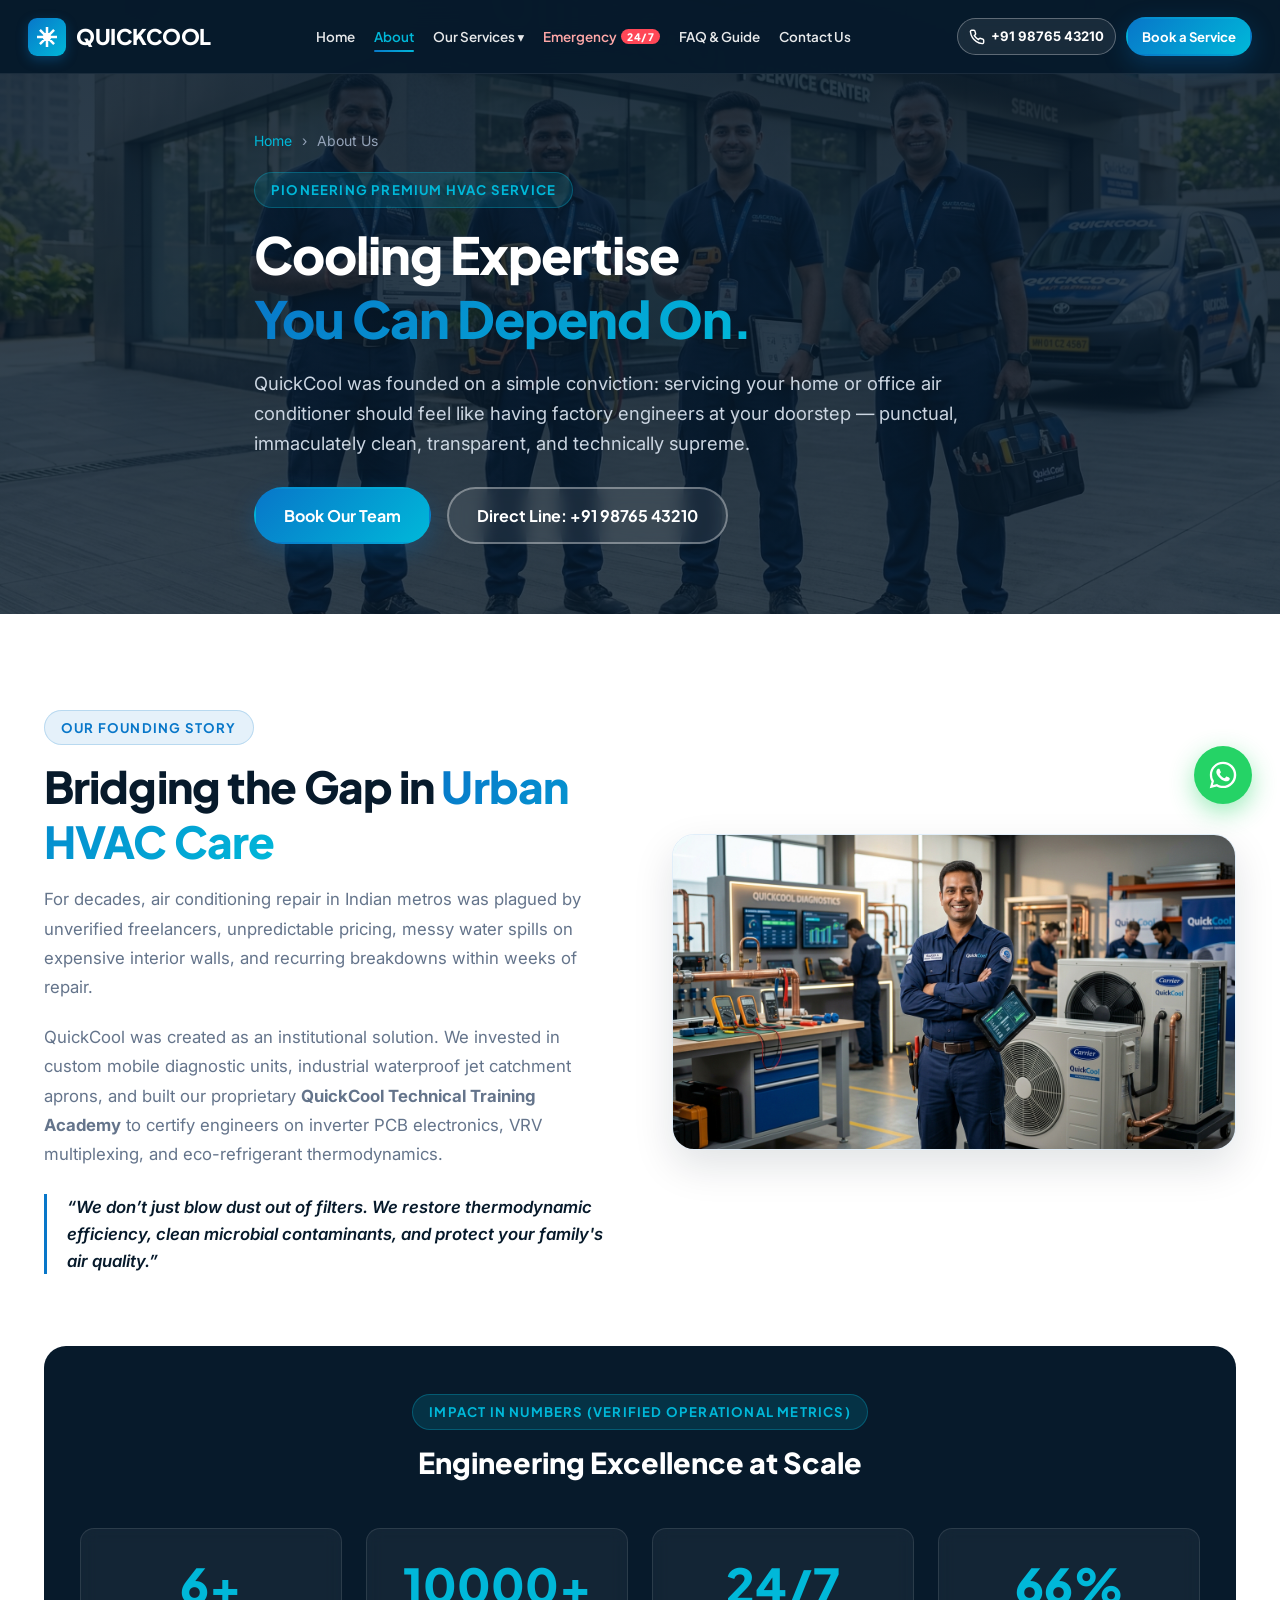
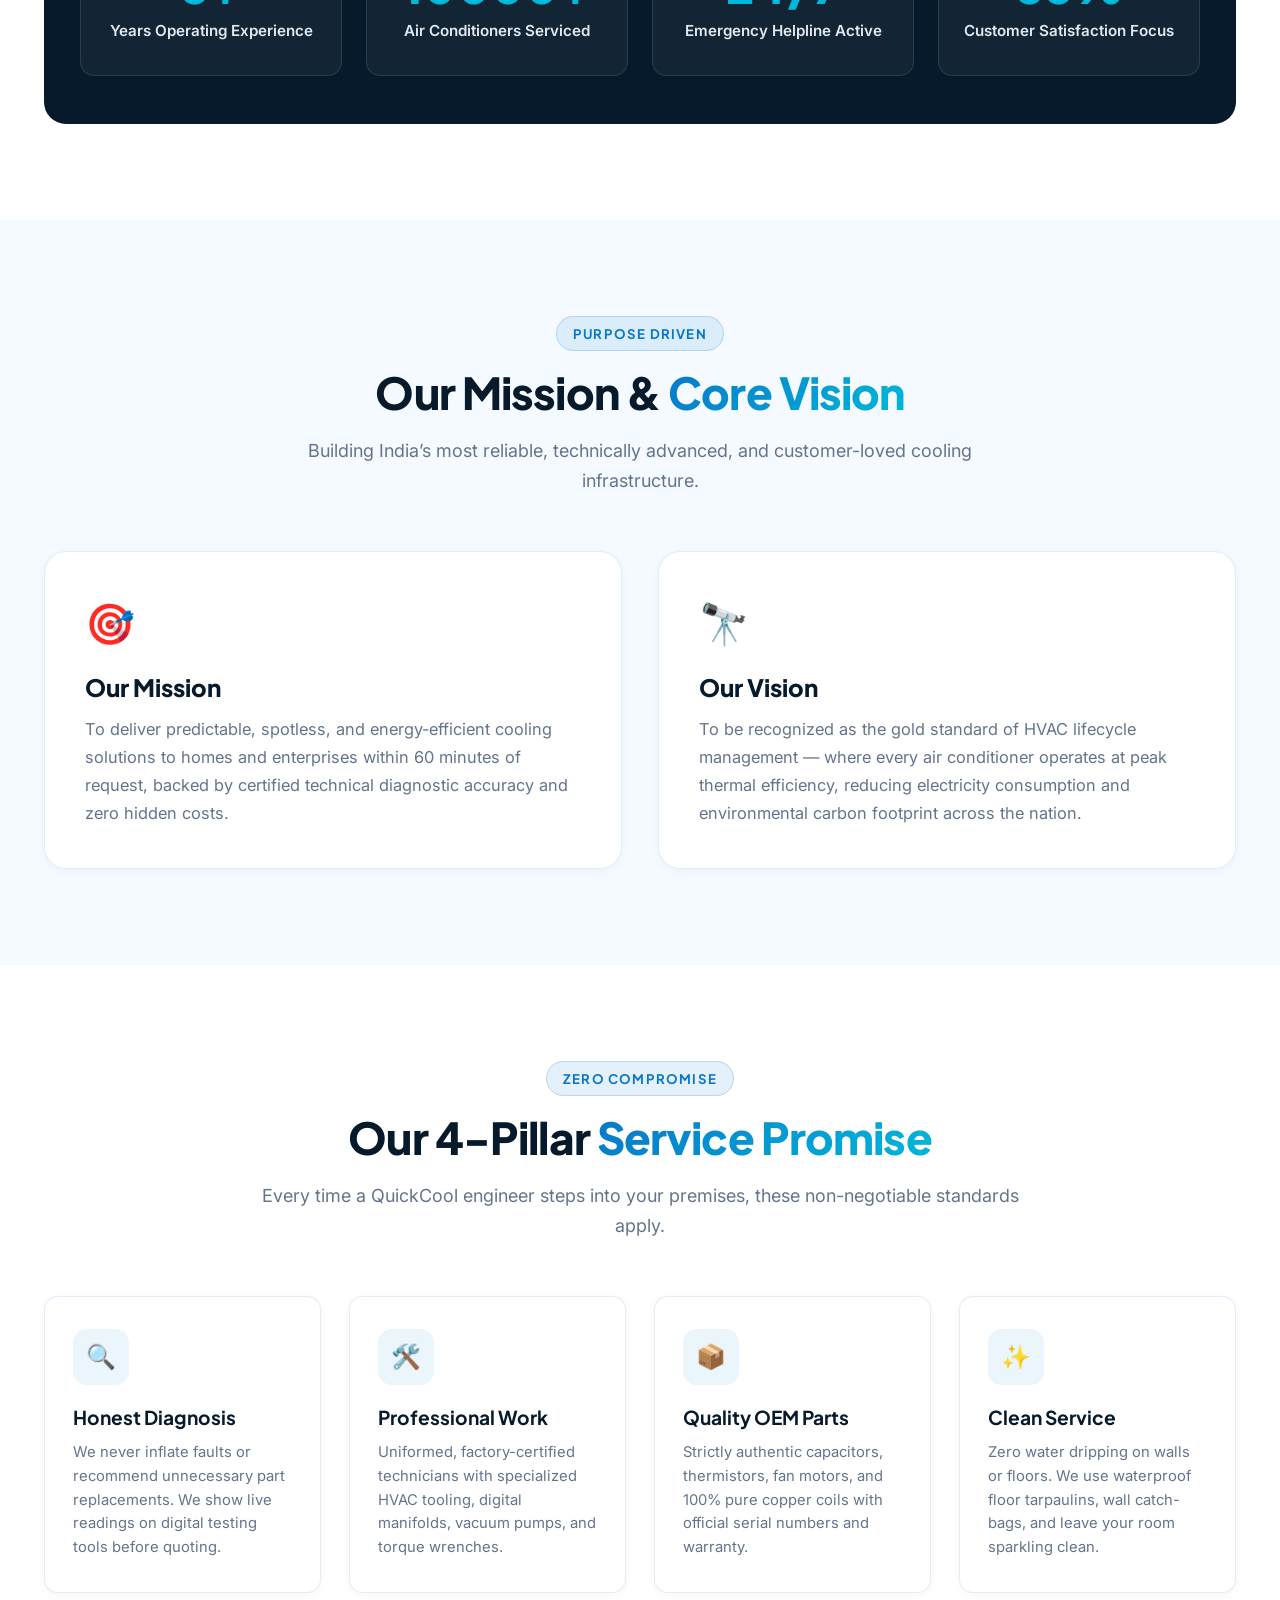
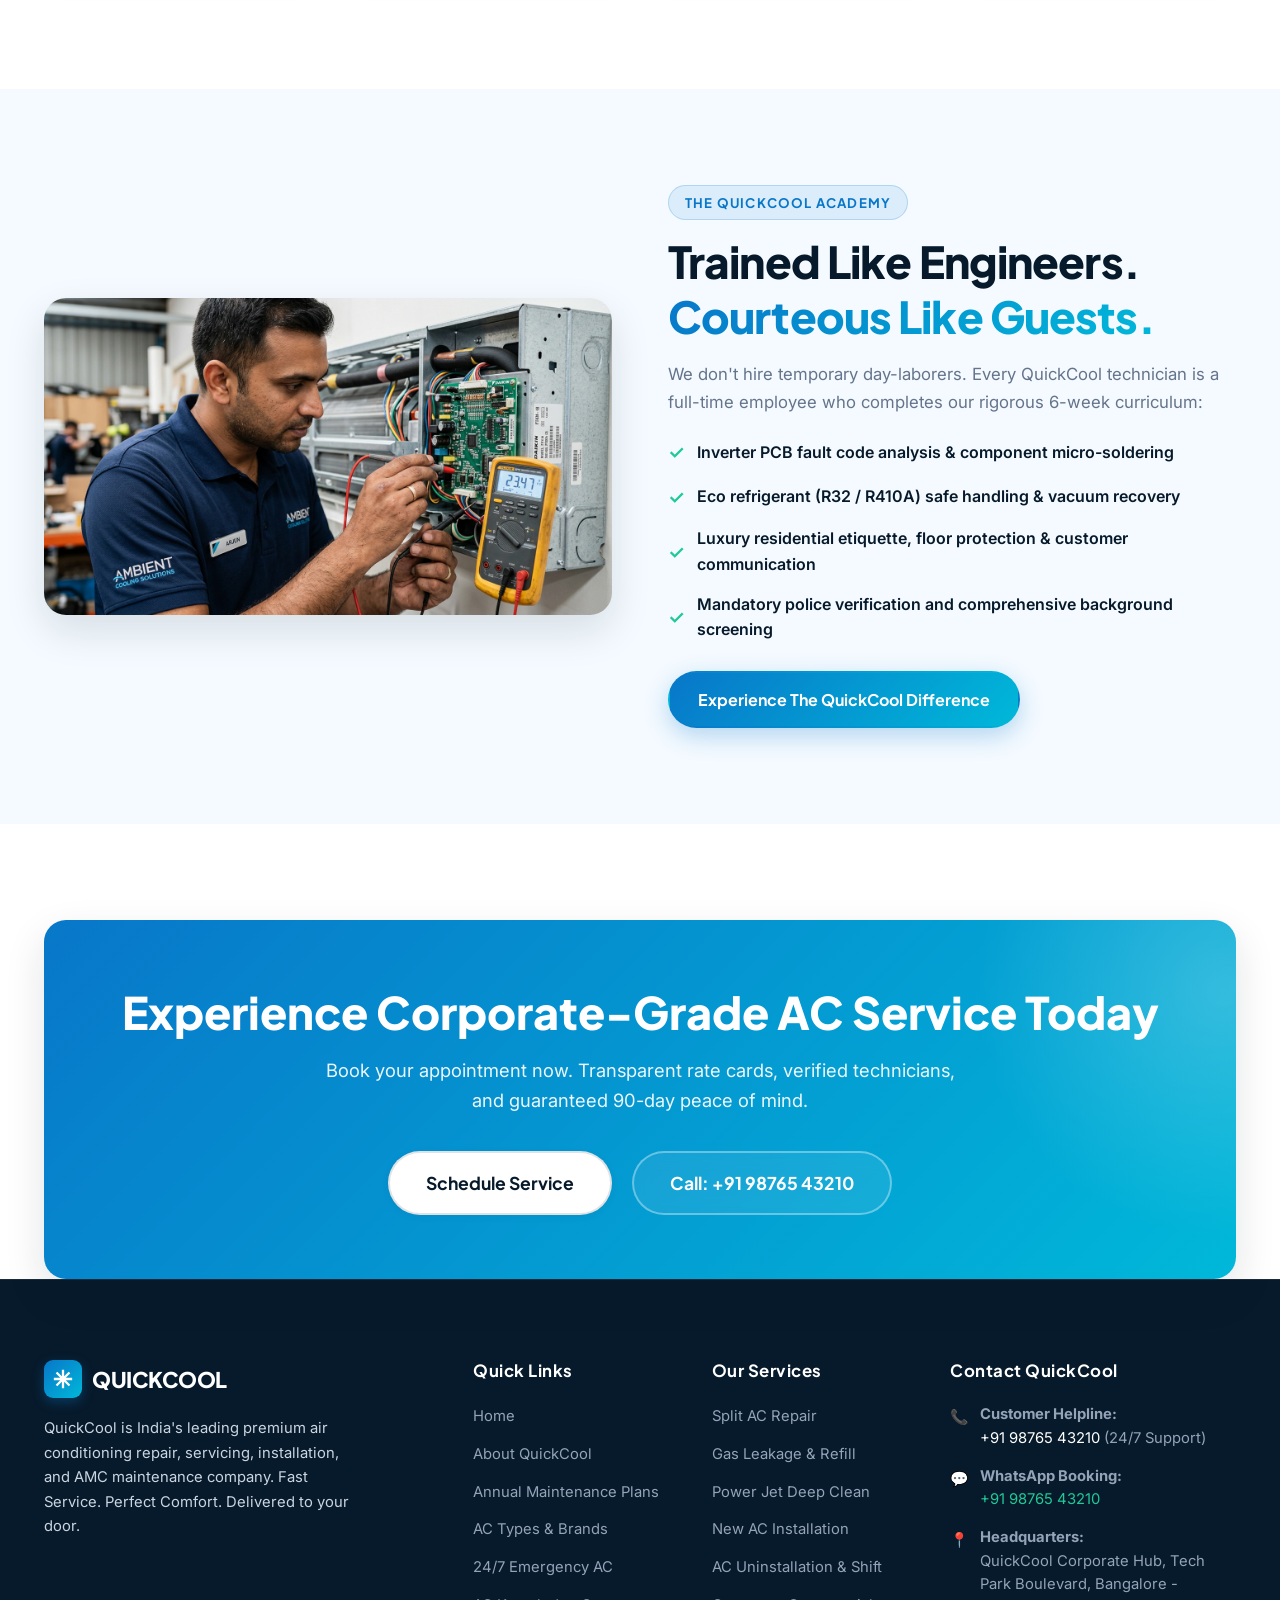
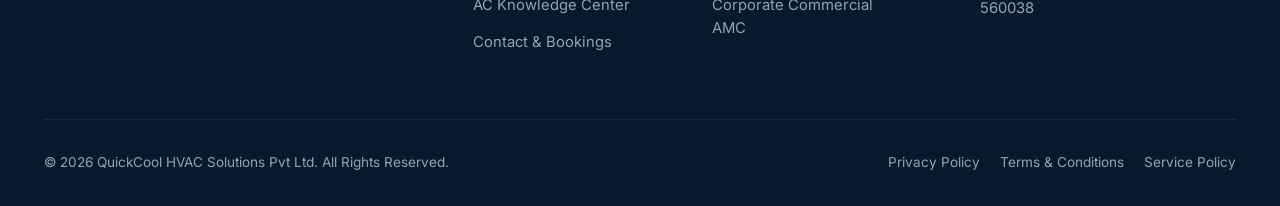
<file: about.html>
<!DOCTYPE html>
<html lang="en">
<head>
  <meta charset="UTF-8">
  <meta name="viewport" content="width=device-width, initial-scale=1.0">
  <title>About Us | QuickCool — Cooling Expertise You Can Depend On</title>
  <meta name="description" content="Discover QuickCool's mission, engineering standards, certified technician academy, and customer-first service promise. 10+ years of cooling excellence.">
  
  <!-- Google Fonts -->
  <link rel="preconnect" href="https://fonts.googleapis.com">
  <link rel="preconnect" href="https://fonts.gstatic.com" crossorigin>
  <link href="https://fonts.googleapis.com/css2?family=Inter:wght@400;500;600;700&family=Plus+Jakarta+Sans:wght@600;700;800&display=swap" rel="stylesheet">
  
  <!-- Main Stylesheet -->
  <link rel="stylesheet" href="css/style.css?v=5.0">

  <!-- Schema Markup -->
  <script type="application/ld+json">
  {
    "@context": "https://schema.org",
    "@type": "AboutPage",
    "mainEntity": {
      "@type": "HVACBusiness",
      "name": "QuickCool",
      "foundingDate": "2016",
      "description": "Premium AC repair, servicing, installation and HVAC engineering company.",
      "telephone": "+91-98765-43210"
    }
  }
  </script>
</head>
<body>

  <!-- Sticky Master Navigation -->
  <header class="site-header" id="siteHeader">
    <div class="container header-inner">
      <a href="index.html" class="brand-logo" aria-label="QuickCool Home">
        <div class="brand-icon">
          <svg width="24" height="24" viewBox="0 0 24 24" fill="none" stroke="currentColor" stroke-width="2.5">
            <path d="M12 2v20M2 12h20M4.93 4.93l14.14 14.14M4.93 19.07L19.07 4.93M9 12a3 3 0 1 0 6 0 3 3 0 0 0-6 0z"/>
          </svg>
        </div>
        <div class="brand-text">
          <span class="brand-name">QUICKCOOL</span>
          <span class="brand-tagline">Fast Service. Perfect Comfort.</span>
        </div>
      </a>

      <!-- Desktop Nav -->
      <nav class="main-nav">
        <ul class="nav-links">
          <li class="nav-item"><a href="index.html" class="nav-link">Home</a></li>
          <li class="nav-item"><a href="about.html" class="nav-link active">About</a></li>
          <li class="nav-item has-dropdown">
            <a href="ac-repair.html" class="nav-link">Our Services ▾</a>
            <ul class="dropdown-menu">
              <li class="dropdown-item"><a href="ac-repair.html"><span class="dropdown-icon">🔧</span> AC Repair & Diagnostics</a></li>
              <li class="dropdown-item"><a href="ac-service.html"><span class="dropdown-icon">💧</span> AC Service & Jet Clean</a></li>
              <li class="dropdown-item"><a href="installation.html"><span class="dropdown-icon">📐</span> AC Installation & Relocation</a></li>
              <li class="dropdown-item"><a href="amc.html"><span class="dropdown-icon">🛡️</span> Annual Maintenance (AMC)</a></li>
              <li class="dropdown-item"><a href="ac-types-brands.html"><span class="dropdown-icon">🏢</span> AC Types & All Brands</a></li>
              <li class="dropdown-item"><a href="emergency-service.html" style="color:var(--accent-red);"><span class="dropdown-icon">⚡</span> 24/7 Emergency AC Fix</a></li>
            </ul>
          </li>
          <li class="nav-item">
            <a href="emergency-service.html" class="nav-link nav-link-emergency">
              Emergency <span class="nav-badge-pill">24/7</span>
            </a>
          </li>
          <li class="nav-item"><a href="faq.html" class="nav-link">FAQ & Guide</a></li>
          <li class="nav-item"><a href="contact.html" class="nav-link">Contact Us</a></li>
        </ul>
      </nav>

      <div class="header-actions">
        <a href="tel:+919876543210" class="header-call-btn">
          <svg width="16" height="16" viewBox="0 0 24 24" fill="none" stroke="currentColor" stroke-width="2.2">
            <path d="M22 16.92v3a2 2 0 0 1-2.18 2 19.79 19.79 0 0 1-8.63-3.07 19.5 19.5 0 0 1-6-6 19.79 19.79 0 0 1-3.07-8.67A2 2 0 0 1 4.11 2h3a2 2 0 0 1 2 1.72 12.84 12.84 0 0 0 .7 2.81 2 2 0 0 1-.45 2.11L8.09 9.91a16 16 0 0 0 6 6l1.27-1.27a2 2 0 0 1 2.11-.45 12.84 12.84 0 0 0 2.81.7A2 2 0 0 1 22 16.92z"/>
          </svg>
          +91 98765 43210
        </a>
        <a href="#bookingModal" class="btn btn-primary open-booking-modal">Book a Service</a>
        <button class="mobile-toggle" aria-label="Open Navigation">
          <svg width="24" height="24" viewBox="0 0 24 24" fill="none" stroke="currentColor" stroke-width="2.2">
            <line x1="3" y1="12" x2="21" y2="12"></line>
            <line x1="3" y1="6" x2="21" y2="6"></line>
            <line x1="3" y1="18" x2="21" y2="18"></line>
          </svg>
        </button>
      </div>
    </div>
  </header>

  <!-- Mobile Drawer -->
  <div class="mobile-overlay" id="mobileOverlay"></div>
  <aside class="mobile-nav-drawer" id="mobileDrawer">
    <div class="mobile-drawer-header">
      <div class="brand-logo">
        <div class="brand-icon">
          <svg width="20" height="20" viewBox="0 0 24 24" fill="none" stroke="currentColor" stroke-width="2.5">
            <path d="M12 2v20M2 12h20M4.93 4.93l14.14 14.14M4.93 19.07L19.07 4.93"/>
          </svg>
        </div>
        <span class="brand-name" style="color:#FFF;">QUICKCOOL</span>
      </div>
      <button class="drawer-close" aria-label="Close Navigation">&times;</button>
    </div>
    <ul class="mobile-nav-list">
      <li class="mobile-nav-item"><a href="index.html" class="mobile-nav-link">Home</a></li>
      <li class="mobile-nav-item"><a href="about.html" class="mobile-nav-link active">About Us</a></li>
      <li class="mobile-nav-item"><a href="ac-repair.html" class="mobile-nav-link">AC Repair</a></li>
      <li class="mobile-nav-item"><a href="ac-service.html" class="mobile-nav-link">AC Service & Jet Clean</a></li>
      <li class="mobile-nav-item"><a href="installation.html" class="mobile-nav-link">AC Installation</a></li>
      <li class="mobile-nav-item"><a href="amc.html" class="mobile-nav-link">Annual Maintenance (AMC)</a></li>
      <li class="mobile-nav-item"><a href="ac-types-brands.html" class="mobile-nav-link">AC Types & Brands</a></li>
      <li class="mobile-nav-item"><a href="emergency-service.html" class="mobile-nav-link" style="color:var(--accent-red);">Emergency AC</a></li>
      <li class="mobile-nav-item"><a href="faq.html" class="mobile-nav-link">FAQ & Knowledge</a></li>
      <li class="mobile-nav-item"><a href="contact.html" class="mobile-nav-link">Contact Us</a></li>
    </ul>
  </aside>

  <!-- PAGE HERO -->
  <section class="page-hero">
    <img src="images/about_team.jpg" alt="QuickCool Certified HVAC Engineering Team" class="page-hero-bg">
    <div class="page-hero-overlay"></div>
    <div class="container page-hero-content">
      <ul class="breadcrumb">
        <li><a href="index.html">Home</a></li>
        <li>›</li>
        <li>About Us</li>
      </ul>
      <span class="badge-tag badge-light">Pioneering Premium HVAC Service</span>
      <h1 class="page-hero-title">Cooling Expertise<br><span class="gradient-text">You Can Depend On.</span></h1>
      <p class="page-hero-desc">
        QuickCool was founded on a simple conviction: servicing your home or office air conditioner should feel like having factory engineers at your doorstep — punctual, immaculately clean, transparent, and technically supreme.
      </p>
      <div style="display:flex; gap:16px; flex-wrap:wrap;">
        <a href="#bookingModal" class="btn btn-primary open-booking-modal">Book Our Team</a>
        <a href="tel:+919876543210" class="btn btn-outline-white">Direct Line: +91 98765 43210</a>
      </div>
    </div>
  </section>

  <!-- OUR STORY & STATS SECTION -->
  <section class="section bg-white">
    <div class="container">
      <div style="display:grid; grid-template-columns:1fr 1fr; gap:64px; align-items:center;">
        <div>
          <span class="badge-tag">Our Founding Story</span>
          <h2 class="section-title">Bridging the Gap in <span class="gradient-text">Urban HVAC Care</span></h2>
          <p style="font-size:1.05rem; color:var(--text-muted); line-height:1.75; margin-bottom:20px;">
            For decades, air conditioning repair in Indian metros was plagued by unverified freelancers, unpredictable pricing, messy water spills on expensive interior walls, and recurring breakdowns within weeks of repair.
          </p>
          <p style="font-size:1.05rem; color:var(--text-muted); line-height:1.75; margin-bottom:24px;">
            QuickCool was created as an institutional solution. We invested in custom mobile diagnostic units, industrial waterproof jet catchment aprons, and built our proprietary <strong>QuickCool Technical Training Academy</strong> to certify engineers on inverter PCB electronics, VRV multiplexing, and eco-refrigerant thermodynamics.
          </p>
          <div style="display:flex; gap:24px; border-left:3px solid var(--primary); padding-left:20px;">
            <p style="font-style:italic; color:var(--dark); font-weight:600; font-size:1.05rem;">
              “We don’t just blow dust out of filters. We restore thermodynamic efficiency, clean microbial contaminants, and protect your family's air quality.”
            </p>
          </div>
        </div>

        <div>
          <div style="border-radius:var(--radius-lg); overflow:hidden; box-shadow:var(--shadow-lg); border:1px solid var(--border-light);">
            <img src="images/hero_slide_5.jpg" alt="QuickCool Modern Workshop & Diagnostic Lab" style="width:100%; height:auto;">
          </div>
        </div>
      </div>

      <!-- EDITABLE STATISTICS (ANIMATED COUNTERS) -->
      <div class="section-dark" style="margin-top:72px; padding:48px 36px; border-radius:var(--radius-lg);">
        <div style="text-align:center; margin-bottom:32px;">
          <span class="badge-tag badge-light">Impact in Numbers (Verified Operational Metrics)</span>
          <h3 style="color:#FFF; font-size:1.8rem; font-weight:800;">Engineering Excellence at Scale</h3>
        </div>
        <div class="stats-grid">
          <div class="stat-card">
            <div class="stat-number" data-target="10" data-suffix="+">10+</div>
            <div class="stat-label">Years Operating Experience</div>
          </div>

          <div class="stat-card">
            <div class="stat-number" data-target="15000" data-suffix="+">15000+</div>
            <div class="stat-label">Air Conditioners Serviced</div>
          </div>

          <div class="stat-card">
            <div class="stat-number">24/7</div>
            <div class="stat-label">Emergency Helpline Active</div>
          </div>

          <div class="stat-card">
            <div class="stat-number" data-target="100" data-suffix="%">100%</div>
            <div class="stat-label">Customer Satisfaction Focus</div>
          </div>
        </div>
      </div>
    </div>
  </section>

  <!-- MISSION & VISION SECTION -->
  <section class="section bg-ice">
    <div class="container">
      <div class="section-header">
        <span class="badge-tag">Purpose Driven</span>
        <h2 class="section-title">Our Mission & <span class="gradient-text">Core Vision</span></h2>
        <p class="section-desc">Building India’s most reliable, technically advanced, and customer-loved cooling infrastructure.</p>
      </div>

      <div style="display:grid; grid-template-columns:1fr 1fr; gap:36px;">
        <div style="background:#FFF; padding:40px; border-radius:var(--radius-lg); border:1px solid var(--border-light); box-shadow:var(--shadow-sm);">
          <div style="font-size:2.5rem; margin-bottom:16px;">🎯</div>
          <h3 style="font-size:1.5rem; font-weight:800; margin-bottom:14px; color:var(--dark);">Our Mission</h3>
          <p style="color:var(--text-muted); line-height:1.7; font-size:1.025rem;">
            To deliver predictable, spotless, and energy-efficient cooling solutions to homes and enterprises within 60 minutes of request, backed by certified technical diagnostic accuracy and zero hidden costs.
          </p>
        </div>

        <div style="background:#FFF; padding:40px; border-radius:var(--radius-lg); border:1px solid var(--border-light); box-shadow:var(--shadow-sm);">
          <div style="font-size:2.5rem; margin-bottom:16px;">🔭</div>
          <h3 style="font-size:1.5rem; font-weight:800; margin-bottom:14px; color:var(--dark);">Our Vision</h3>
          <p style="color:var(--text-muted); line-height:1.7; font-size:1.025rem;">
            To be recognized as the gold standard of HVAC lifecycle management — where every air conditioner operates at peak thermal efficiency, reducing electricity consumption and environmental carbon footprint across the nation.
          </p>
        </div>
      </div>
    </div>
  </section>

  <!-- OUR SERVICE PROMISE (4 PILLARS) -->
  <section class="section bg-white">
    <div class="container">
      <div class="section-header">
        <span class="badge-tag">Zero Compromise</span>
        <h2 class="section-title">Our 4-Pillar <span class="gradient-text">Service Promise</span></h2>
        <p class="section-desc">Every time a QuickCool engineer steps into your premises, these non-negotiable standards apply.</p>
      </div>

      <div class="benefits-grid" style="grid-template-columns:repeat(4, 1fr);">
        <div class="benefit-card">
          <div class="benefit-icon">🔍</div>
          <h3 class="benefit-title">Honest Diagnosis</h3>
          <p class="benefit-desc">We never inflate faults or recommend unnecessary part replacements. We show live readings on digital testing tools before quoting.</p>
        </div>

        <div class="benefit-card">
          <div class="benefit-icon">🛠️</div>
          <h3 class="benefit-title">Professional Work</h3>
          <p class="benefit-desc">Uniformed, factory-certified technicians with specialized HVAC tooling, digital manifolds, vacuum pumps, and torque wrenches.</p>
        </div>

        <div class="benefit-card">
          <div class="benefit-icon">📦</div>
          <h3 class="benefit-title">Quality OEM Parts</h3>
          <p class="benefit-desc">Strictly authentic capacitors, thermistors, fan motors, and 100% pure copper coils with official serial numbers and warranty.</p>
        </div>

        <div class="benefit-card">
          <div class="benefit-icon">✨</div>
          <h3 class="benefit-title">Clean Service</h3>
          <p class="benefit-desc">Zero water dripping on walls or floors. We use waterproof floor tarpaulins, wall catch-bags, and leave your room sparkling clean.</p>
        </div>
      </div>
    </div>
  </section>

  <!-- TECHNICIAN ACADEMY & STANDARDS -->
  <section class="section bg-ice">
    <div class="container">
      <div style="display:grid; grid-template-columns:1fr 1fr; gap:56px; align-items:center;">
        <div>
          <div style="border-radius:var(--radius-lg); overflow:hidden; box-shadow:var(--shadow-lg);">
            <img src="images/repair_hero.jpg" alt="QuickCool Precision Technical Training" style="width:100%; height:auto;">
          </div>
        </div>

        <div>
          <span class="badge-tag">The QuickCool Academy</span>
          <h2 class="section-title">Trained Like Engineers.<br><span class="gradient-text">Courteous Like Guests.</span></h2>
          <p style="font-size:1.05rem; color:var(--text-muted); line-height:1.7; margin-bottom:20px;">
            We don't hire temporary day-laborers. Every QuickCool technician is a full-time employee who completes our rigorous 6-week curriculum:
          </p>
          <ul style="list-style:none; display:flex; flex-direction:column; gap:14px; margin-bottom:28px;">
            <li style="display:flex; align-items:center; gap:12px; font-weight:600; color:var(--dark);">
              <span style="color:var(--accent-green); font-size:1.2rem;">✓</span> Inverter PCB fault code analysis & component micro-soldering
            </li>
            <li style="display:flex; align-items:center; gap:12px; font-weight:600; color:var(--dark);">
              <span style="color:var(--accent-green); font-size:1.2rem;">✓</span> Eco refrigerant (R32 / R410A) safe handling & vacuum recovery
            </li>
            <li style="display:flex; align-items:center; gap:12px; font-weight:600; color:var(--dark);">
              <span style="color:var(--accent-green); font-size:1.2rem;">✓</span> Luxury residential etiquette, floor protection & customer communication
            </li>
            <li style="display:flex; align-items:center; gap:12px; font-weight:600; color:var(--dark);">
              <span style="color:var(--accent-green); font-size:1.2rem;">✓</span> Mandatory police verification and comprehensive background screening
            </li>
          </ul>
          <a href="#bookingModal" class="btn btn-primary open-booking-modal">Experience The QuickCool Difference</a>
        </div>
      </div>
    </div>
  </section>

  <!-- CTA BANNER -->
  <section class="section bg-white" style="padding-bottom:0;">
    <div class="container">
      <div class="cta-banner">
        <h2 class="cta-banner-title">Experience Corporate-Grade AC Service Today</h2>
        <p class="cta-banner-desc">Book your appointment now. Transparent rate cards, verified technicians, and guaranteed 90-day peace of mind.</p>
        <div class="cta-banner-actions">
          <a href="#bookingModal" class="btn btn-secondary btn-lg open-booking-modal">Schedule Service</a>
          <a href="tel:+919876543210" class="btn btn-outline-white btn-lg">Call: +91 98765 43210</a>
        </div>
      </div>
    </div>
  </section>

  <!-- MASTER FOOTER -->
  <footer class="site-footer">
    <div class="container">
      <div class="footer-top">
        <div>
          <a href="index.html" class="brand-logo" style="margin-bottom:12px;">
            <div class="brand-icon">
              <svg width="22" height="22" viewBox="0 0 24 24" fill="none" stroke="currentColor" stroke-width="2.5">
                <path d="M12 2v20M2 12h20M4.93 4.93l14.14 14.14M4.93 19.07L19.07 4.93"/>
              </svg>
            </div>
            <span class="brand-name" style="color:#FFF;">QUICKCOOL</span>
          </a>
          <p class="footer-brand-desc">
            QuickCool is India's leading premium air conditioning repair, servicing, installation, and AMC maintenance company. Fast Service. Perfect Comfort. Delivered to your door.
          </p>
        </div>

        <div>
          <h4 class="footer-heading">Quick Links</h4>
          <ul class="footer-links">
            <li class="footer-link"><a href="index.html">Home</a></li>
            <li class="footer-link"><a href="about.html">About QuickCool</a></li>
            <li class="footer-link"><a href="amc.html">Annual Maintenance Plans</a></li>
            <li class="footer-link"><a href="ac-types-brands.html">AC Types & Brands</a></li>
            <li class="footer-link"><a href="emergency-service.html">24/7 Emergency AC</a></li>
            <li class="footer-link"><a href="faq.html">AC Knowledge Center</a></li>
            <li class="footer-link"><a href="contact.html">Contact & Bookings</a></li>
          </ul>
        </div>

        <div>
          <h4 class="footer-heading">Our Services</h4>
          <ul class="footer-links">
            <li class="footer-link"><a href="ac-repair.html">Split AC Repair</a></li>
            <li class="footer-link"><a href="ac-repair.html">Gas Leakage & Refill</a></li>
            <li class="footer-link"><a href="ac-service.html">Power Jet Deep Clean</a></li>
            <li class="footer-link"><a href="installation.html">New AC Installation</a></li>
            <li class="footer-link"><a href="installation.html">AC Uninstallation & Shift</a></li>
            <li class="footer-link"><a href="amc.html">Corporate Commercial AMC</a></li>
          </ul>
        </div>

        <div>
          <h4 class="footer-heading">Contact QuickCool</h4>
          <ul class="footer-contact-list">
            <li class="footer-contact-item">
              <span class="footer-contact-icon">📞</span>
              <div>
                <strong>Customer Helpline:</strong><br>
                <a href="tel:+919876543210" style="color:#FFF;">+91 98765 43210</a> (24/7 Support)
              </div>
            </li>
            <li class="footer-contact-item">
              <span class="footer-contact-icon">💬</span>
              <div>
                <strong>WhatsApp Booking:</strong><br>
                <a href="https://wa.me/919876543210" style="color:var(--accent-green);">+91 98765 43210</a>
              </div>
            </li>
            <li class="footer-contact-item">
              <span class="footer-contact-icon">📍</span>
              <div>
                <strong>Headquarters:</strong><br>
                QuickCool Corporate Hub, Tech Park Boulevard, Bangalore - 560038
              </div>
            </li>
          </ul>
        </div>
      </div>

      <div class="footer-bottom">
        <div>© 2026 QuickCool HVAC Solutions Pvt Ltd. All Rights Reserved.</div>
        <div class="footer-legal-links">
          <a href="#">Privacy Policy</a>
          <a href="#">Terms & Conditions</a>
          <a href="#">Service Policy</a>
        </div>
      </div>
    </div>
  </footer>

  <!-- Floating Buttons & Modals -->
  <a href="https://wa.me/919876543210?text=Hi%20QuickCool,%20I%20want%20to%20know%20more%20about%20your%20services" class="floating-whatsapp" target="_blank" aria-label="WhatsApp QuickCool">
    <svg width="32" height="32" viewBox="0 0 24 24" fill="currentColor">
      <path d="M12.04 2c-5.46 0-9.91 4.45-9.91 9.91 0 1.75.46 3.45 1.32 4.95L2.05 22l5.25-1.38c1.45.79 3.08 1.21 4.74 1.21 5.46 0 9.91-4.45 9.91-9.91 0-2.65-1.03-5.14-2.9-7.01A9.816 9.816 0 0 0 12.04 2zm0 18.06c-1.48 0-2.93-.4-4.2-1.15l-.3-.18-3.12.82.83-3.04-.2-.31a8.134 8.134 0 0 1-1.25-4.29c0-4.5 3.66-8.16 8.16-8.16 2.18 0 4.23.85 5.77 2.39a8.11 8.11 0 0 1 2.39 5.77c0 4.5-3.66 8.14-8.17 8.14zm4.47-6.1c-.24-.12-1.45-.72-1.68-.8-.23-.08-.39-.12-.56.12-.17.25-.64.8-.79.97-.14.17-.29.2-.53.08-.24-.12-1.03-.38-1.96-1.21-.73-.65-1.22-1.45-1.36-1.7-.14-.24-.01-.38.11-.5.11-.11.24-.29.37-.43.12-.14.16-.24.24-.4.08-.17.04-.31-.02-.43s-.56-1.35-.77-1.85c-.2-.49-.41-.42-.56-.43h-.48c-.16 0-.43.06-.66.31-.23.25-.87.85-.87 2.07s.89 2.4 1.01 2.57c.12.17 1.76 2.68 4.25 3.76.59.26 1.05.41 1.41.53.59.19 1.13.16 1.56.1.48-.07 1.45-.59 1.66-1.16.2-.57.2-1.06.14-1.16-.06-.11-.22-.17-.46-.29z"/>
    </svg>
  </a>

  <div class="mobile-bottom-bar">
    <a href="tel:+919876543210" class="mobile-bottom-btn mobile-bottom-call"><span>📞</span> Call</a>
    <a href="https://wa.me/919876543210" class="mobile-bottom-btn mobile-bottom-wa"><span>💬</span> WhatsApp</a>
    <a href="#bookingModal" class="mobile-bottom-btn mobile-bottom-book open-booking-modal"><span>📅</span> Book Now</a>
  </div>

  <!-- Global Booking Modal -->
  <div class="modal-overlay" id="bookingModal">
    <div class="modal-card">
      <button class="modal-close" aria-label="Close Modal">&times;</button>
      <div class="booking-container">
        <form class="booking-form" id="bookingForm">
          <div style="margin-bottom:24px; text-align:center;">
            <span class="badge-tag">Quick Doorstep Booking</span>
            <h3 style="font-size:1.6rem; font-weight:800; color:var(--dark); margin-top:6px;">Book Your AC Service</h3>
            <p style="font-size:0.9rem; color:var(--text-muted);">A certified QuickCool technician will be dispatched to your location.</p>
          </div>
          <div class="form-fields-container form-grid">
            <div class="form-group">
              <label class="form-label">Full Name *</label>
              <input type="text" name="name" class="form-control" placeholder="e.g. Arvind Mehta" required>
            </div>
            <div class="form-group">
              <label class="form-label">Phone Number *</label>
              <input type="tel" name="phone" class="form-control" placeholder="e.g. +91 98765 43210" required>
            </div>
            <div class="form-group">
              <label class="form-label">Service Required *</label>
              <select name="service_type" class="form-control" required>
                <option value="AC Repair">AC Repair & Diagnostics</option>
                <option value="AC Jet Service">Power Jet Deep Cleaning</option>
                <option value="AC Installation">New AC Installation</option>
                <option value="AMC Plan">Annual Maintenance Contract (AMC)</option>
              </select>
            </div>
            <div class="form-group">
              <label class="form-label">AC Type *</label>
              <select name="ac_type" class="form-control" required>
                <option value="Split AC">Split AC</option>
                <option value="Window AC">Window AC</option>
                <option value="Cassette AC">Cassette AC</option>
                <option value="Central AC">Central / VRV</option>
              </select>
            </div>
            <div class="form-group full-width">
              <label class="form-label">Address & Landmark *</label>
              <input type="text" name="address" class="form-control" placeholder="House/Flat No, Apartment Name, Street, Landmark" required>
            </div>
            <div class="form-group full-width">
              <button type="submit" class="btn btn-primary btn-lg" style="width:100%;">Confirm & Dispatch Technician</button>
            </div>
          </div>
        </form>
        <div class="success-message-box" id="successMessageBox">
          <div class="success-icon-check">✓</div>
          <h3 style="font-size:1.8rem; font-weight:800; color:var(--dark); margin-bottom:12px;">Request Received!</h3>
          <p style="font-size:1.05rem; color:var(--text-muted); line-height:1.6; max-width:480px; margin:0 auto 24px;">
            Thank you! Our QuickCool team will contact you in under <strong>5 minutes</strong> to confirm technician dispatch.
          </p>
          <button class="btn btn-secondary" data-close-modal>Close Window</button>
        </div>
      </div>
    </div>
  </div>

  <script src="js/main.js?v=5.0"></script>
</body>
</html>
</file>
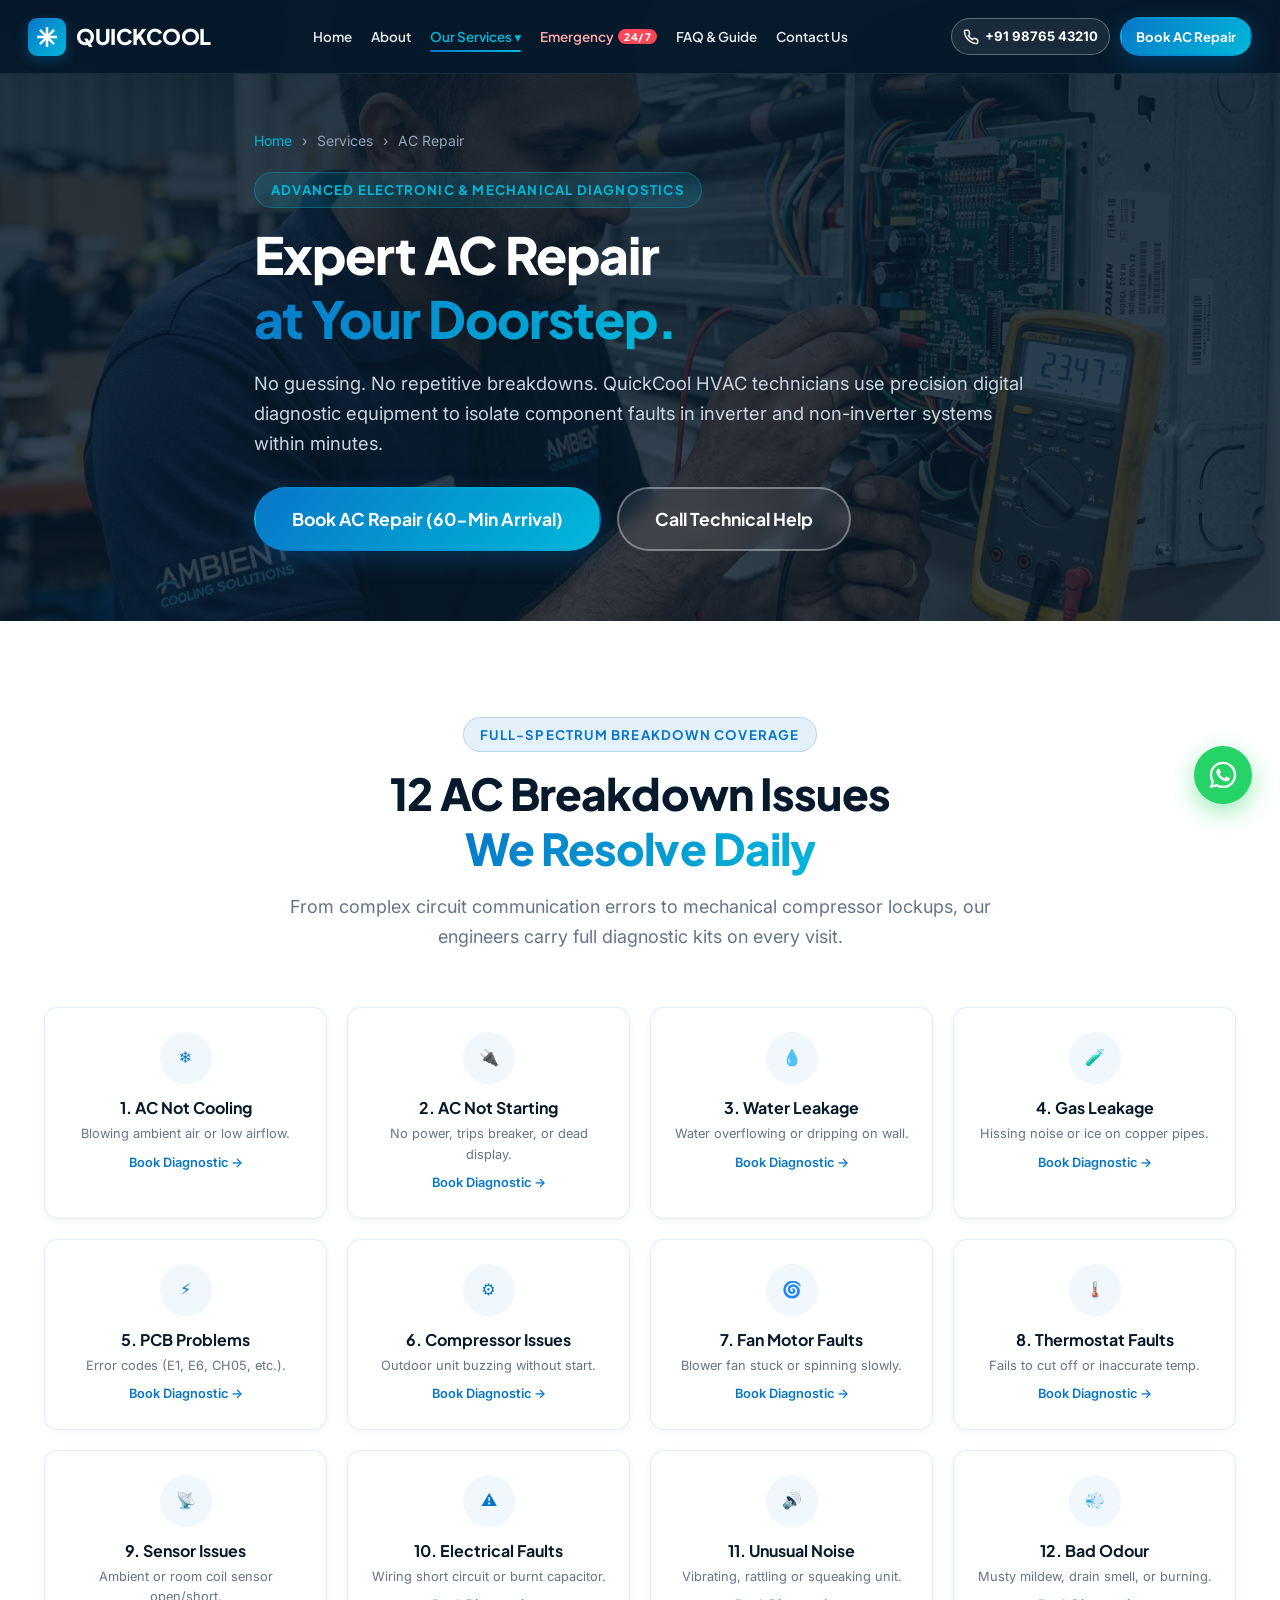
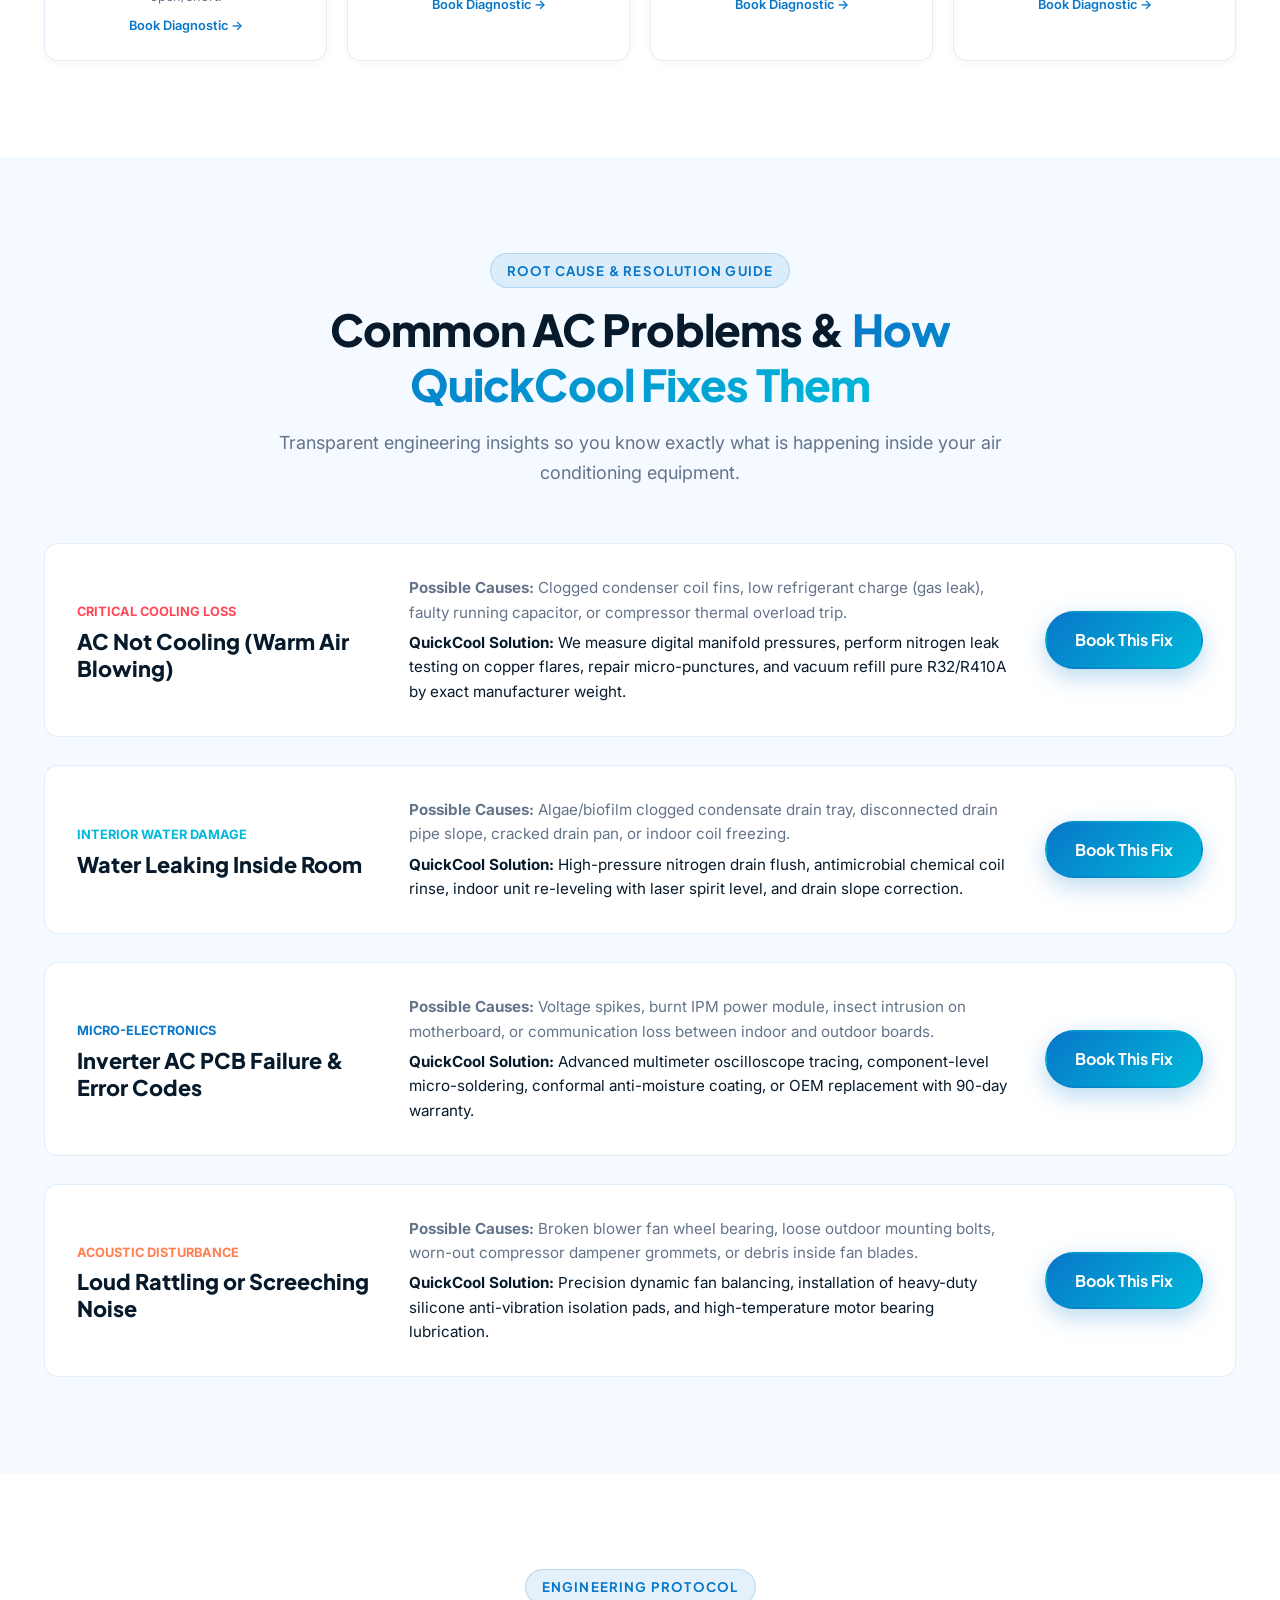
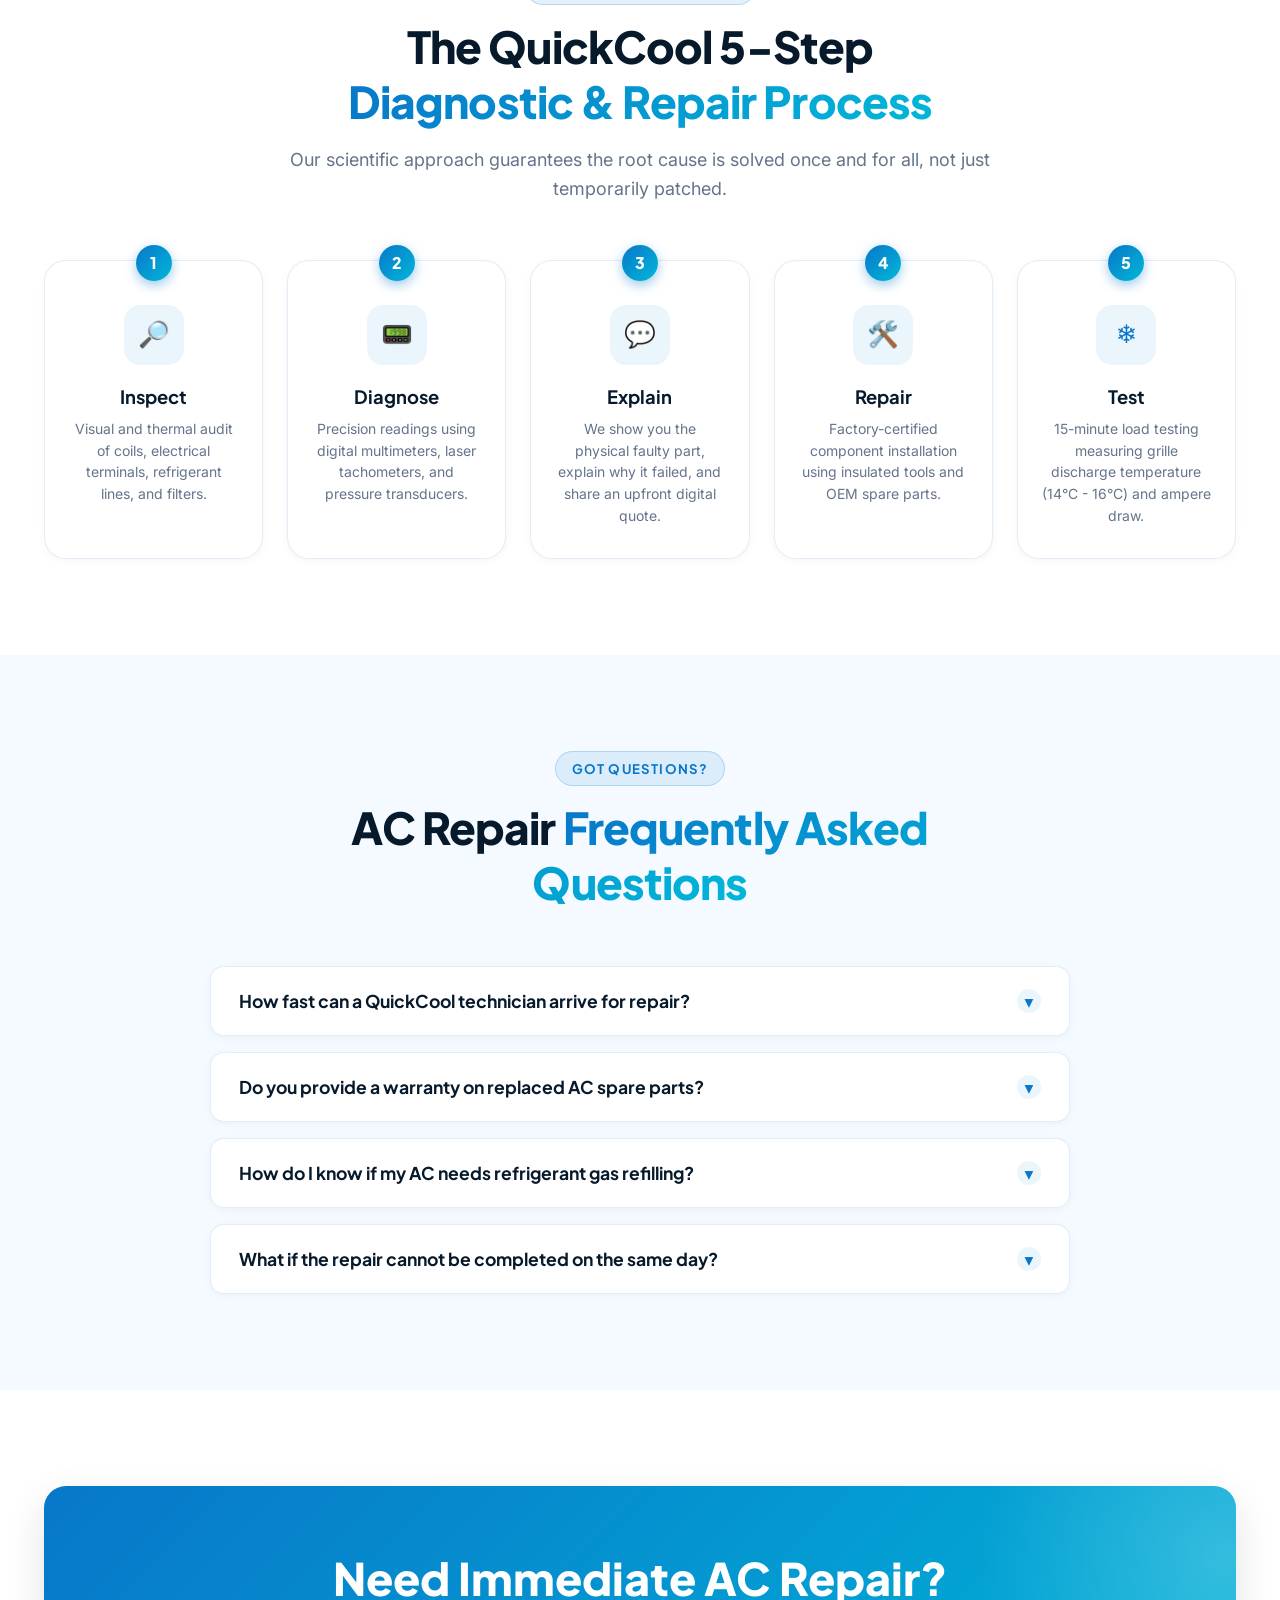
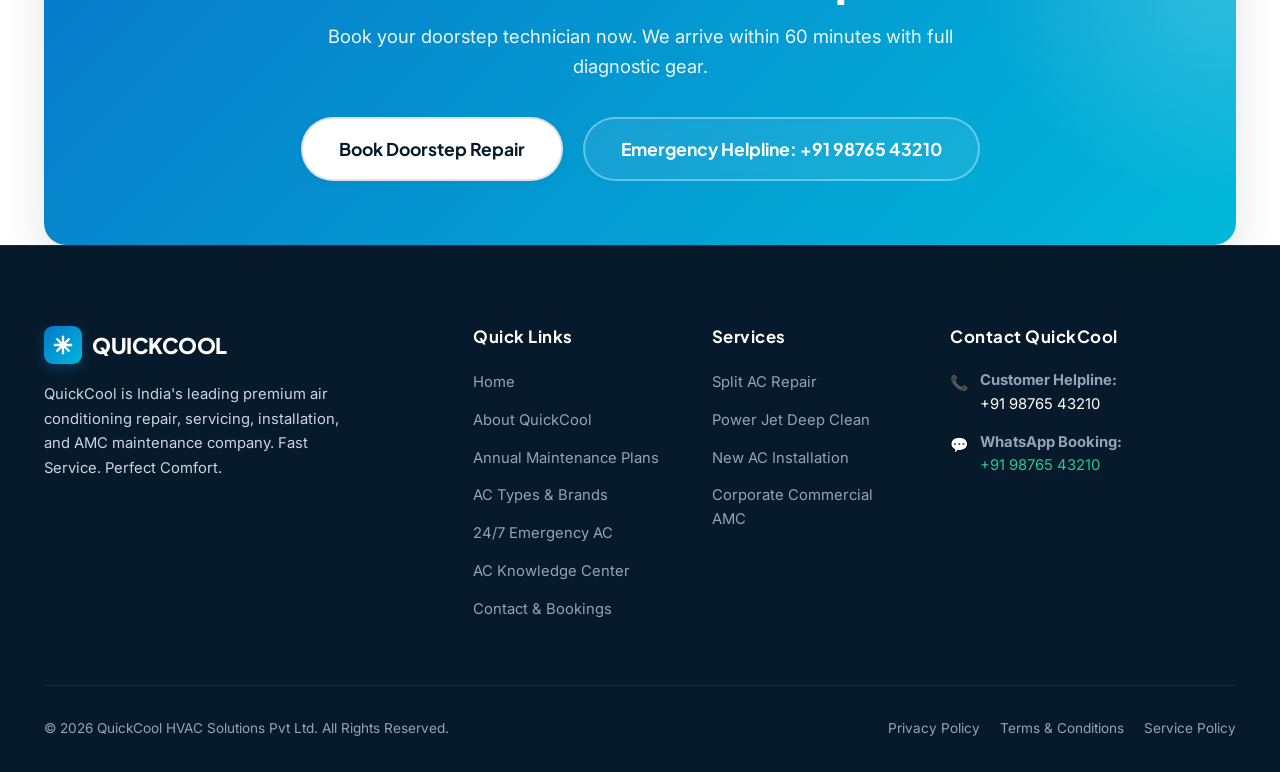
<file: ac-repair.html>
<!DOCTYPE html>
<html lang="en">
<head>
  <meta charset="UTF-8">
  <meta name="viewport" content="width=device-width, initial-scale=1.0">
  <title>Expert AC Repair Services | QuickCool — Doorstep Diagnosis & Repair</title>
  <meta name="description" content="Fast, reliable doorstep AC repair by certified technicians. Accurate PCB diagnosis, compressor troubleshooting, refrigerant gas leakage fixes with 90-day warranty.">
  
  <link rel="preconnect" href="https://fonts.googleapis.com">
  <link rel="preconnect" href="https://fonts.gstatic.com" crossorigin>
  <link href="https://fonts.googleapis.com/css2?family=Inter:wght@400;500;600;700&family=Plus+Jakarta+Sans:wght@600;700;800&display=swap" rel="stylesheet">
  <link rel="stylesheet" href="css/style.css?v=5.0">

  <script type="application/ld+json">
  {
    "@context": "https://schema.org",
    "@type": "Service",
    "name": "AC Repair & Diagnostics",
    "provider": {
      "@type": "HVACBusiness",
      "name": "QuickCool"
    },
    "serviceType": "Air Conditioner Repair",
    "offers": {
      "@type": "Offer",
      "priceCurrency": "INR",
      "price": "299",
      "description": "Doorstep Inspection & Fault Finding"
    }
  }
  </script>
</head>
<body>

  <!-- Header -->
  <header class="site-header" id="siteHeader">
    <div class="container header-inner">
      <a href="index.html" class="brand-logo" aria-label="QuickCool Home">
        <div class="brand-icon">
          <svg width="24" height="24" viewBox="0 0 24 24" fill="none" stroke="currentColor" stroke-width="2.5">
            <path d="M12 2v20M2 12h20M4.93 4.93l14.14 14.14M4.93 19.07L19.07 4.93"/>
          </svg>
        </div>
        <div class="brand-text">
          <span class="brand-name">QUICKCOOL</span>
          <span class="brand-tagline">Fast Service. Perfect Comfort.</span>
        </div>
      </a>

      <!-- Desktop Nav -->
      <nav class="main-nav">
        <ul class="nav-links">
          <li class="nav-item"><a href="index.html" class="nav-link">Home</a></li>
          <li class="nav-item"><a href="about.html" class="nav-link">About</a></li>
          <li class="nav-item has-dropdown">
            <a href="ac-repair.html" class="nav-link active">Our Services ▾</a>
            <ul class="dropdown-menu">
              <li class="dropdown-item"><a href="ac-repair.html" style="color:var(--primary);"><span class="dropdown-icon">🔧</span> AC Repair & Diagnostics</a></li>
              <li class="dropdown-item"><a href="ac-service.html"><span class="dropdown-icon">💧</span> AC Service & Jet Clean</a></li>
              <li class="dropdown-item"><a href="installation.html"><span class="dropdown-icon">📐</span> AC Installation & Relocation</a></li>
              <li class="dropdown-item"><a href="amc.html"><span class="dropdown-icon">🛡️</span> Annual Maintenance (AMC)</a></li>
              <li class="dropdown-item"><a href="ac-types-brands.html"><span class="dropdown-icon">🏢</span> AC Types & All Brands</a></li>
              <li class="dropdown-item"><a href="emergency-service.html" style="color:var(--accent-red);"><span class="dropdown-icon">⚡</span> 24/7 Emergency AC Fix</a></li>
            </ul>
          </li>
          <li class="nav-item">
            <a href="emergency-service.html" class="nav-link nav-link-emergency">
              Emergency <span class="nav-badge-pill">24/7</span>
            </a>
          </li>
          <li class="nav-item"><a href="faq.html" class="nav-link">FAQ & Guide</a></li>
          <li class="nav-item"><a href="contact.html" class="nav-link">Contact Us</a></li>
        </ul>
      </nav>

      <div class="header-actions">
        <a href="tel:+919876543210" class="header-call-btn">
          <svg width="16" height="16" viewBox="0 0 24 24" fill="none" stroke="currentColor" stroke-width="2.2">
            <path d="M22 16.92v3a2 2 0 0 1-2.18 2 19.79 19.79 0 0 1-8.63-3.07 19.5 19.5 0 0 1-6-6 19.79 19.79 0 0 1-3.07-8.67A2 2 0 0 1 4.11 2h3a2 2 0 0 1 2 1.72 12.84 12.84 0 0 0 .7 2.81 2 2 0 0 1-.45 2.11L8.09 9.91a16 16 0 0 0 6 6l1.27-1.27a2 2 0 0 1 2.11-.45 12.84 12.84 0 0 0 2.81.7A2 2 0 0 1 22 16.92z"/>
          </svg>
          +91 98765 43210
        </a>
        <a href="#bookingModal" class="btn btn-primary open-booking-modal">Book AC Repair</a>
        <button class="mobile-toggle" aria-label="Open Navigation">
          <svg width="24" height="24" viewBox="0 0 24 24" fill="none" stroke="currentColor" stroke-width="2.2">
            <line x1="3" y1="12" x2="21" y2="12"></line>
            <line x1="3" y1="6" x2="21" y2="6"></line>
            <line x1="3" y1="18" x2="21" y2="18"></line>
          </svg>
        </button>
      </div>
    </div>
  </header>

  <!-- Mobile Drawer -->
  <div class="mobile-overlay" id="mobileOverlay"></div>
  <aside class="mobile-nav-drawer" id="mobileDrawer">
    <div class="mobile-drawer-header">
      <div class="brand-logo">
        <div class="brand-icon">
          <svg width="20" height="20" viewBox="0 0 24 24" fill="none" stroke="currentColor" stroke-width="2.5">
            <path d="M12 2v20M2 12h20M4.93 4.93l14.14 14.14M4.93 19.07L19.07 4.93"/>
          </svg>
        </div>
        <span class="brand-name" style="color:#FFF;">QUICKCOOL</span>
      </div>
      <button class="drawer-close" aria-label="Close Navigation">&times;</button>
    </div>
    <ul class="mobile-nav-list">
      <li class="mobile-nav-item"><a href="index.html" class="mobile-nav-link">Home</a></li>
      <li class="mobile-nav-item"><a href="about.html" class="mobile-nav-link">About Us</a></li>
      <li class="mobile-nav-item"><a href="ac-repair.html" class="mobile-nav-link active">AC Repair</a></li>
      <li class="mobile-nav-item"><a href="ac-service.html" class="mobile-nav-link">AC Service & Jet Clean</a></li>
      <li class="mobile-nav-item"><a href="installation.html" class="mobile-nav-link">AC Installation</a></li>
      <li class="mobile-nav-item"><a href="amc.html" class="mobile-nav-link">Annual Maintenance (AMC)</a></li>
      <li class="mobile-nav-item"><a href="ac-types-brands.html" class="mobile-nav-link">AC Types & Brands</a></li>
      <li class="mobile-nav-item"><a href="emergency-service.html" class="mobile-nav-link" style="color:var(--accent-red);">Emergency AC</a></li>
      <li class="mobile-nav-item"><a href="faq.html" class="mobile-nav-link">FAQ & Knowledge</a></li>
      <li class="mobile-nav-item"><a href="contact.html" class="mobile-nav-link">Contact Us</a></li>
    </ul>
  </aside>

  <!-- PAGE HERO -->
  <section class="page-hero">
    <img src="images/repair_hero.jpg" alt="QuickCool Precision AC Multimeter PCB Diagnosis" class="page-hero-bg">
    <div class="page-hero-overlay"></div>
    <div class="container page-hero-content">
      <ul class="breadcrumb">
        <li><a href="index.html">Home</a></li>
        <li>›</li>
        <li>Services</li>
        <li>›</li>
        <li>AC Repair</li>
      </ul>
      <span class="badge-tag badge-light">Advanced Electronic & Mechanical Diagnostics</span>
      <h1 class="page-hero-title">Expert AC Repair<br><span class="gradient-text">at Your Doorstep.</span></h1>
      <p class="page-hero-desc">
        No guessing. No repetitive breakdowns. QuickCool HVAC technicians use precision digital diagnostic equipment to isolate component faults in inverter and non-inverter systems within minutes.
      </p>
      <div style="display:flex; gap:16px; flex-wrap:wrap;">
        <a href="#bookingModal" class="btn btn-primary btn-lg open-booking-modal">Book AC Repair (60-Min Arrival)</a>
        <a href="tel:+919876543210" class="btn btn-outline-white btn-lg">Call Technical Help</a>
      </div>
    </div>
  </section>

  <!-- 12 REPAIR SERVICES COVERED -->
  <section class="section bg-white">
    <div class="container">
      <div class="section-header">
        <span class="badge-tag">Full-Spectrum Breakdown Coverage</span>
        <h2 class="section-title">12 AC Breakdown Issues<br><span class="gradient-text">We Resolve Daily</span></h2>
        <p class="section-desc">From complex circuit communication errors to mechanical compressor lockups, our engineers carry full diagnostic kits on every visit.</p>
      </div>

      <div class="problems-grid" style="grid-template-columns: repeat(4, 1fr);">
        <div class="problem-card">
          <div class="problem-icon-wrap">❄️</div>
          <h4 class="problem-name">1. AC Not Cooling</h4>
          <p style="font-size:0.8rem; color:var(--text-muted); margin-bottom:8px;">Blowing ambient air or low airflow.</p>
          <span class="problem-action">Book Diagnostic →</span>
        </div>

        <div class="problem-card">
          <div class="problem-icon-wrap">🔌</div>
          <h4 class="problem-name">2. AC Not Starting</h4>
          <p style="font-size:0.8rem; color:var(--text-muted); margin-bottom:8px;">No power, trips breaker, or dead display.</p>
          <span class="problem-action">Book Diagnostic →</span>
        </div>

        <div class="problem-card">
          <div class="problem-icon-wrap">💧</div>
          <h4 class="problem-name">3. Water Leakage</h4>
          <p style="font-size:0.8rem; color:var(--text-muted); margin-bottom:8px;">Water overflowing or dripping on wall.</p>
          <span class="problem-action">Book Diagnostic →</span>
        </div>

        <div class="problem-card">
          <div class="problem-icon-wrap">🧪</div>
          <h4 class="problem-name">4. Gas Leakage</h4>
          <p style="font-size:0.8rem; color:var(--text-muted); margin-bottom:8px;">Hissing noise or ice on copper pipes.</p>
          <span class="problem-action">Book Diagnostic →</span>
        </div>

        <div class="problem-card">
          <div class="problem-icon-wrap">⚡</div>
          <h4 class="problem-name">5. PCB Problems</h4>
          <p style="font-size:0.8rem; color:var(--text-muted); margin-bottom:8px;">Error codes (E1, E6, CH05, etc.).</p>
          <span class="problem-action">Book Diagnostic →</span>
        </div>

        <div class="problem-card">
          <div class="problem-icon-wrap">⚙️</div>
          <h4 class="problem-name">6. Compressor Issues</h4>
          <p style="font-size:0.8rem; color:var(--text-muted); margin-bottom:8px;">Outdoor unit buzzing without start.</p>
          <span class="problem-action">Book Diagnostic →</span>
        </div>

        <div class="problem-card">
          <div class="problem-icon-wrap">🌀</div>
          <h4 class="problem-name">7. Fan Motor Faults</h4>
          <p style="font-size:0.8rem; color:var(--text-muted); margin-bottom:8px;">Blower fan stuck or spinning slowly.</p>
          <span class="problem-action">Book Diagnostic →</span>
        </div>

        <div class="problem-card">
          <div class="problem-icon-wrap">🌡️</div>
          <h4 class="problem-name">8. Thermostat Faults</h4>
          <p style="font-size:0.8rem; color:var(--text-muted); margin-bottom:8px;">Fails to cut off or inaccurate temp.</p>
          <span class="problem-action">Book Diagnostic →</span>
        </div>

        <div class="problem-card">
          <div class="problem-icon-wrap">📡</div>
          <h4 class="problem-name">9. Sensor Issues</h4>
          <p style="font-size:0.8rem; color:var(--text-muted); margin-bottom:8px;">Ambient or room coil sensor open/short.</p>
          <span class="problem-action">Book Diagnostic →</span>
        </div>

        <div class="problem-card">
          <div class="problem-icon-wrap">⚠️</div>
          <h4 class="problem-name">10. Electrical Faults</h4>
          <p style="font-size:0.8rem; color:var(--text-muted); margin-bottom:8px;">Wiring short circuit or burnt capacitor.</p>
          <span class="problem-action">Book Diagnostic →</span>
        </div>

        <div class="problem-card">
          <div class="problem-icon-wrap">🔊</div>
          <h4 class="problem-name">11. Unusual Noise</h4>
          <p style="font-size:0.8rem; color:var(--text-muted); margin-bottom:8px;">Vibrating, rattling or squeaking unit.</p>
          <span class="problem-action">Book Diagnostic →</span>
        </div>

        <div class="problem-card">
          <div class="problem-icon-wrap">💨</div>
          <h4 class="problem-name">12. Bad Odour</h4>
          <p style="font-size:0.8rem; color:var(--text-muted); margin-bottom:8px;">Musty mildew, drain smell, or burning.</p>
          <span class="problem-action">Book Diagnostic →</span>
        </div>
      </div>
    </div>
  </section>

  <!-- COMMON AC PROBLEMS DEEP-DIVE -->
  <section class="section bg-ice">
    <div class="container">
      <div class="section-header">
        <span class="badge-tag">Root Cause & Resolution Guide</span>
        <h2 class="section-title">Common AC Problems & <span class="gradient-text">How QuickCool Fixes Them</span></h2>
        <p class="section-desc">Transparent engineering insights so you know exactly what is happening inside your air conditioning equipment.</p>
      </div>

      <div style="display:flex; flex-direction:column; gap:28px;">
        <!-- Issue 1 -->
        <div style="background:#FFF; border-radius:var(--radius-md); padding:32px; border:1px solid var(--border-light); display:grid; grid-template-columns:1fr 2fr auto; gap:28px; align-items:center;">
          <div>
            <span style="font-size:0.8rem; font-weight:700; color:var(--accent-red); text-transform:uppercase;">Critical Cooling Loss</span>
            <h3 style="font-size:1.35rem; font-weight:800; margin-top:4px;">AC Not Cooling (Warm Air Blowing)</h3>
          </div>
          <div>
            <p style="font-size:0.95rem; color:var(--text-muted); margin-bottom:6px;"><strong>Possible Causes:</strong> Clogged condenser coil fins, low refrigerant charge (gas leak), faulty running capacitor, or compressor thermal overload trip.</p>
            <p style="font-size:0.95rem; color:var(--dark);"><strong>QuickCool Solution:</strong> We measure digital manifold pressures, perform nitrogen leak testing on copper flares, repair micro-punctures, and vacuum refill pure R32/R410A by exact manufacturer weight.</p>
          </div>
          <div>
            <a href="#bookingModal" class="btn btn-primary open-booking-modal" data-problem="AC Not Cooling">Book This Fix</a>
          </div>
        </div>

        <!-- Issue 2 -->
        <div style="background:#FFF; border-radius:var(--radius-md); padding:32px; border:1px solid var(--border-light); display:grid; grid-template-columns:1fr 2fr auto; gap:28px; align-items:center;">
          <div>
            <span style="font-size:0.8rem; font-weight:700; color:var(--secondary); text-transform:uppercase;">Interior Water Damage</span>
            <h3 style="font-size:1.35rem; font-weight:800; margin-top:4px;">Water Leaking Inside Room</h3>
          </div>
          <div>
            <p style="font-size:0.95rem; color:var(--text-muted); margin-bottom:6px;"><strong>Possible Causes:</strong> Algae/biofilm clogged condensate drain tray, disconnected drain pipe slope, cracked drain pan, or indoor coil freezing.</p>
            <p style="font-size:0.95rem; color:var(--dark);"><strong>QuickCool Solution:</strong> High-pressure nitrogen drain flush, antimicrobial chemical coil rinse, indoor unit re-leveling with laser spirit level, and drain slope correction.</p>
          </div>
          <div>
            <a href="#bookingModal" class="btn btn-primary open-booking-modal" data-problem="AC Water Leakage">Book This Fix</a>
          </div>
        </div>

        <!-- Issue 3 -->
        <div style="background:#FFF; border-radius:var(--radius-md); padding:32px; border:1px solid var(--border-light); display:grid; grid-template-columns:1fr 2fr auto; gap:28px; align-items:center;">
          <div>
            <span style="font-size:0.8rem; font-weight:700; color:var(--primary); text-transform:uppercase;">Micro-Electronics</span>
            <h3 style="font-size:1.35rem; font-weight:800; margin-top:4px;">Inverter AC PCB Failure & Error Codes</h3>
          </div>
          <div>
            <p style="font-size:0.95rem; color:var(--text-muted); margin-bottom:6px;"><strong>Possible Causes:</strong> Voltage spikes, burnt IPM power module, insect intrusion on motherboard, or communication loss between indoor and outdoor boards.</p>
            <p style="font-size:0.95rem; color:var(--dark);"><strong>QuickCool Solution:</strong> Advanced multimeter oscilloscope tracing, component-level micro-soldering, conformal anti-moisture coating, or OEM replacement with 90-day warranty.</p>
          </div>
          <div>
            <a href="#bookingModal" class="btn btn-primary open-booking-modal" data-problem="AC PCB Problems">Book This Fix</a>
          </div>
        </div>

        <!-- Issue 4 -->
        <div style="background:#FFF; border-radius:var(--radius-md); padding:32px; border:1px solid var(--border-light); display:grid; grid-template-columns:1fr 2fr auto; gap:28px; align-items:center;">
          <div>
            <span style="font-size:0.8rem; font-weight:700; color:var(--accent-orange); text-transform:uppercase;">Acoustic Disturbance</span>
            <h3 style="font-size:1.35rem; font-weight:800; margin-top:4px;">Loud Rattling or Screeching Noise</h3>
          </div>
          <div>
            <p style="font-size:0.95rem; color:var(--text-muted); margin-bottom:6px;"><strong>Possible Causes:</strong> Broken blower fan wheel bearing, loose outdoor mounting bolts, worn-out compressor dampener grommets, or debris inside fan blades.</p>
            <p style="font-size:0.95rem; color:var(--dark);"><strong>QuickCool Solution:</strong> Precision dynamic fan balancing, installation of heavy-duty silicone anti-vibration isolation pads, and high-temperature motor bearing lubrication.</p>
          </div>
          <div>
            <a href="#bookingModal" class="btn btn-primary open-booking-modal" data-problem="AC Making Noise">Book This Fix</a>
          </div>
        </div>
      </div>
    </div>
  </section>

  <!-- 5-STEP DIAGNOSTIC PROCESS -->
  <section class="section bg-white">
    <div class="container">
      <div class="section-header">
        <span class="badge-tag">Engineering Protocol</span>
        <h2 class="section-title">The QuickCool 5-Step<br><span class="gradient-text">Diagnostic & Repair Process</span></h2>
        <p class="section-desc">Our scientific approach guarantees the root cause is solved once and for all, not just temporarily patched.</p>
      </div>

      <div class="process-grid" style="grid-template-columns:repeat(5, 1fr);">
        <div class="process-card">
          <div class="process-step-num">1</div>
          <div class="process-icon">🔎</div>
          <h3 class="process-title">Inspect</h3>
          <p class="process-desc">Visual and thermal audit of coils, electrical terminals, refrigerant lines, and filters.</p>
        </div>

        <div class="process-card">
          <div class="process-step-num">2</div>
          <div class="process-icon">📟</div>
          <h3 class="process-title">Diagnose</h3>
          <p class="process-desc">Precision readings using digital multimeters, laser tachometers, and pressure transducers.</p>
        </div>

        <div class="process-card">
          <div class="process-step-num">3</div>
          <div class="process-icon">💬</div>
          <h3 class="process-title">Explain</h3>
          <p class="process-desc">We show you the physical faulty part, explain why it failed, and share an upfront digital quote.</p>
        </div>

        <div class="process-card">
          <div class="process-step-num">4</div>
          <div class="process-icon">🛠️</div>
          <h3 class="process-title">Repair</h3>
          <p class="process-desc">Factory-certified component installation using insulated tools and OEM spare parts.</p>
        </div>

        <div class="process-card">
          <div class="process-step-num">5</div>
          <div class="process-icon">❄️</div>
          <h3 class="process-title">Test</h3>
          <p class="process-desc">15-minute load testing measuring grille discharge temperature (14°C - 16°C) and ampere draw.</p>
        </div>
      </div>
    </div>
  </section>

  <!-- REPAIR FAQ ACCORDION -->
  <section class="section bg-ice">
    <div class="container">
      <div class="section-header">
        <span class="badge-tag">Got Questions?</span>
        <h2 class="section-title">AC Repair <span class="gradient-text">Frequently Asked Questions</span></h2>
      </div>

      <div class="faq-list">
        <div class="faq-item">
          <button class="faq-question">
            <span>How fast can a QuickCool technician arrive for repair?</span>
            <div class="faq-toggle-icon">▾</div>
          </button>
          <div class="faq-answer">
            <p>Our standard response window across major city zones is <strong>60 to 90 minutes</strong> from booking confirmation. For critical situations (e.g. senior citizens, infants, server rooms), we activate our priority emergency dispatch team.</p>
          </div>
        </div>

        <div class="faq-item">
          <button class="faq-question">
            <span>Do you provide a warranty on replaced AC spare parts?</span>
            <div class="faq-toggle-icon">▾</div>
          </button>
          <div class="faq-answer">
            <p>Yes! Every original OEM spare part replaced by QuickCool (including capacitors, fan motors, PCB boards, and sensors) carries a <strong>90-day comprehensive service & parts warranty</strong>. If the same issue recurs within 90 days, we fix it with zero service or part charges.</p>
          </div>
        </div>

        <div class="faq-item">
          <button class="faq-question">
            <span>How do I know if my AC needs refrigerant gas refilling?</span>
            <div class="faq-toggle-icon">▾</div>
          </button>
          <div class="faq-answer">
            <p>Air conditioners operate in a sealed loop and never consume gas unless there is a physical leak. Common signs include: room taking over 45 minutes to cool down, ice formation on the thin copper pipe at the outdoor unit, or a mild hissing sound. Our technician will conduct a nitrogen pressure test before filling any gas.</p>
          </div>
        </div>

        <div class="faq-item">
          <button class="faq-question">
            <span>What if the repair cannot be completed on the same day?</span>
            <div class="faq-toggle-icon">▾</div>
          </button>
          <div class="faq-answer">
            <p>Over 92% of common electrical, capacitor, sensor, and fan faults are resolved on the first visit because our mobile vans carry standard OEM components. If a complex PCB requires specialized lab micro-soldering, we provide an estimated turnaround of 24 to 48 hours.</p>
          </div>
        </div>
      </div>
    </div>
  </section>

  <!-- CTA BANNER -->
  <section class="section bg-white" style="padding-bottom:0;">
    <div class="container">
      <div class="cta-banner">
        <h2 class="cta-banner-title">Need Immediate AC Repair?</h2>
        <p class="cta-banner-desc">Book your doorstep technician now. We arrive within 60 minutes with full diagnostic gear.</p>
        <div class="cta-banner-actions">
          <a href="#bookingModal" class="btn btn-secondary btn-lg open-booking-modal">Book Doorstep Repair</a>
          <a href="tel:+919876543210" class="btn btn-outline-white btn-lg">Emergency Helpline: +91 98765 43210</a>
        </div>
      </div>
    </div>
  </section>

  <!-- MASTER FOOTER -->
  <footer class="site-footer">
    <div class="container">
      <div class="footer-top">
        <div>
          <a href="index.html" class="brand-logo" style="margin-bottom:12px;">
            <div class="brand-icon">
              <svg width="22" height="22" viewBox="0 0 24 24" fill="none" stroke="currentColor" stroke-width="2.5">
                <path d="M12 2v20M2 12h20M4.93 4.93l14.14 14.14M4.93 19.07L19.07 4.93"/>
              </svg>
            </div>
            <span class="brand-name" style="color:#FFF;">QUICKCOOL</span>
          </a>
          <p class="footer-brand-desc">
            QuickCool is India's leading premium air conditioning repair, servicing, installation, and AMC maintenance company. Fast Service. Perfect Comfort.
          </p>
        </div>

        <div>
          <h4 class="footer-heading">Quick Links</h4>
          <ul class="footer-links">
            <li class="footer-link"><a href="index.html">Home</a></li>
            <li class="footer-link"><a href="about.html">About QuickCool</a></li>
            <li class="footer-link"><a href="amc.html">Annual Maintenance Plans</a></li>
            <li class="footer-link"><a href="ac-types-brands.html">AC Types & Brands</a></li>
            <li class="footer-link"><a href="emergency-service.html">24/7 Emergency AC</a></li>
            <li class="footer-link"><a href="faq.html">AC Knowledge Center</a></li>
            <li class="footer-link"><a href="contact.html">Contact & Bookings</a></li>
          </ul>
        </div>

        <div>
          <h4 class="footer-heading">Services</h4>
          <ul class="footer-links">
            <li class="footer-link"><a href="ac-repair.html">Split AC Repair</a></li>
            <li class="footer-link"><a href="ac-service.html">Power Jet Deep Clean</a></li>
            <li class="footer-link"><a href="installation.html">New AC Installation</a></li>
            <li class="footer-link"><a href="amc.html">Corporate Commercial AMC</a></li>
          </ul>
        </div>

        <div>
          <h4 class="footer-heading">Contact QuickCool</h4>
          <ul class="footer-contact-list">
            <li class="footer-contact-item">
              <span class="footer-contact-icon">📞</span>
              <div>
                <strong>Customer Helpline:</strong><br>
                <a href="tel:+919876543210" style="color:#FFF;">+91 98765 43210</a>
              </div>
            </li>
            <li class="footer-contact-item">
              <span class="footer-contact-icon">💬</span>
              <div>
                <strong>WhatsApp Booking:</strong><br>
                <a href="https://wa.me/919876543210" style="color:var(--accent-green);">+91 98765 43210</a>
              </div>
            </li>
          </ul>
        </div>
      </div>

      <div class="footer-bottom">
        <div>© 2026 QuickCool HVAC Solutions Pvt Ltd. All Rights Reserved.</div>
        <div class="footer-legal-links">
          <a href="#">Privacy Policy</a>
          <a href="#">Terms & Conditions</a>
          <a href="#">Service Policy</a>
        </div>
      </div>
    </div>
  </footer>

  <!-- Floating Buttons -->
  <a href="https://wa.me/919876543210?text=Hi%20QuickCool,%20I%20need%20AC%20repair" class="floating-whatsapp" target="_blank" aria-label="WhatsApp QuickCool">
    <svg width="32" height="32" viewBox="0 0 24 24" fill="currentColor">
      <path d="M12.04 2c-5.46 0-9.91 4.45-9.91 9.91 0 1.75.46 3.45 1.32 4.95L2.05 22l5.25-1.38c1.45.79 3.08 1.21 4.74 1.21 5.46 0 9.91-4.45 9.91-9.91 0-2.65-1.03-5.14-2.9-7.01A9.816 9.816 0 0 0 12.04 2zm0 18.06c-1.48 0-2.93-.4-4.2-1.15l-.3-.18-3.12.82.83-3.04-.2-.31a8.134 8.134 0 0 1-1.25-4.29c0-4.5 3.66-8.16 8.16-8.16 2.18 0 4.23.85 5.77 2.39a8.11 8.11 0 0 1 2.39 5.77c0 4.5-3.66 8.14-8.17 8.14zm4.47-6.1c-.24-.12-1.45-.72-1.68-.8-.23-.08-.39-.12-.56.12-.17.25-.64.8-.79.97-.14.17-.29.2-.53.08-.24-.12-1.03-.38-1.96-1.21-.73-.65-1.22-1.45-1.36-1.7-.14-.24-.01-.38.11-.5.11-.11.24-.29.37-.43.12-.14.16-.24.24-.4.08-.17.04-.31-.02-.43s-.56-1.35-.77-1.85c-.2-.49-.41-.42-.56-.43h-.48c-.16 0-.43.06-.66.31-.23.25-.87.85-.87 2.07s.89 2.4 1.01 2.57c.12.17 1.76 2.68 4.25 3.76.59.26 1.05.41 1.41.53.59.19 1.13.16 1.56.1.48-.07 1.45-.59 1.66-1.16.2-.57.2-1.06.14-1.16-.06-.11-.22-.17-.46-.29z"/>
    </svg>
  </a>

  <div class="mobile-bottom-bar">
    <a href="tel:+919876543210" class="mobile-bottom-btn mobile-bottom-call"><span>📞</span> Call</a>
    <a href="https://wa.me/919876543210" class="mobile-bottom-btn mobile-bottom-wa"><span>💬</span> WhatsApp</a>
    <a href="#bookingModal" class="mobile-bottom-btn mobile-bottom-book open-booking-modal"><span>📅</span> Book Repair</a>
  </div>

  <!-- Global Booking Modal -->
  <div class="modal-overlay" id="bookingModal">
    <div class="modal-card">
      <button class="modal-close" aria-label="Close Modal">&times;</button>
      <div class="booking-container">
        <form class="booking-form" id="bookingForm">
          <div style="margin-bottom:24px; text-align:center;">
            <span class="badge-tag">Quick Doorstep Booking</span>
            <h3 style="font-size:1.6rem; font-weight:800; color:var(--dark); margin-top:6px;">Book AC Repair Service</h3>
            <p style="font-size:0.9rem; color:var(--text-muted);">A certified QuickCool technician will be dispatched to your location.</p>
          </div>
          <div class="form-fields-container form-grid">
            <div class="form-group">
              <label class="form-label">Full Name *</label>
              <input type="text" name="name" class="form-control" placeholder="e.g. Arvind Mehta" required>
            </div>
            <div class="form-group">
              <label class="form-label">Phone Number *</label>
              <input type="tel" name="phone" class="form-control" placeholder="e.g. +91 98765 43210" required>
            </div>
            <div class="form-group">
              <label class="form-label">Service Required *</label>
              <select name="service_type" class="form-control" required>
                <option value="AC Repair" selected>AC Repair & Diagnostics</option>
                <option value="AC Jet Service">Power Jet Deep Cleaning</option>
                <option value="AC Installation">New AC Installation</option>
              </select>
            </div>
            <div class="form-group">
              <label class="form-label">AC Brand</label>
              <select name="brand" class="form-control">
                <option value="Daikin">Daikin</option>
                <option value="Voltas">Voltas</option>
                <option value="LG">LG</option>
                <option value="Samsung">Samsung</option>
                <option value="Other">Other Brand</option>
              </select>
            </div>
            <div class="form-group full-width">
              <label class="form-label">Address & Landmark *</label>
              <input type="text" name="address" class="form-control" placeholder="House/Flat No, Apartment Name, Street, Landmark" required>
            </div>
            <div class="form-group full-width">
              <button type="submit" class="btn btn-primary btn-lg" style="width:100%;">Confirm & Dispatch Technician</button>
            </div>
          </div>
        </form>
        <div class="success-message-box">
          <div class="success-icon-check">✓</div>
          <h3 style="font-size:1.8rem; font-weight:800; color:var(--dark); margin-bottom:12px;">Repair Request Logged!</h3>
          <p style="font-size:1.05rem; color:var(--text-muted); line-height:1.6; max-width:480px; margin:0 auto 24px;">
            Our technical support team will call you within <strong>5 minutes</strong> to confirm the technician's ETA.
          </p>
          <button class="btn btn-secondary" data-close-modal>Close</button>
        </div>
      </div>
    </div>
  </div>

  <script src="js/main.js?v=5.0"></script>
</body>
</html>
</file>
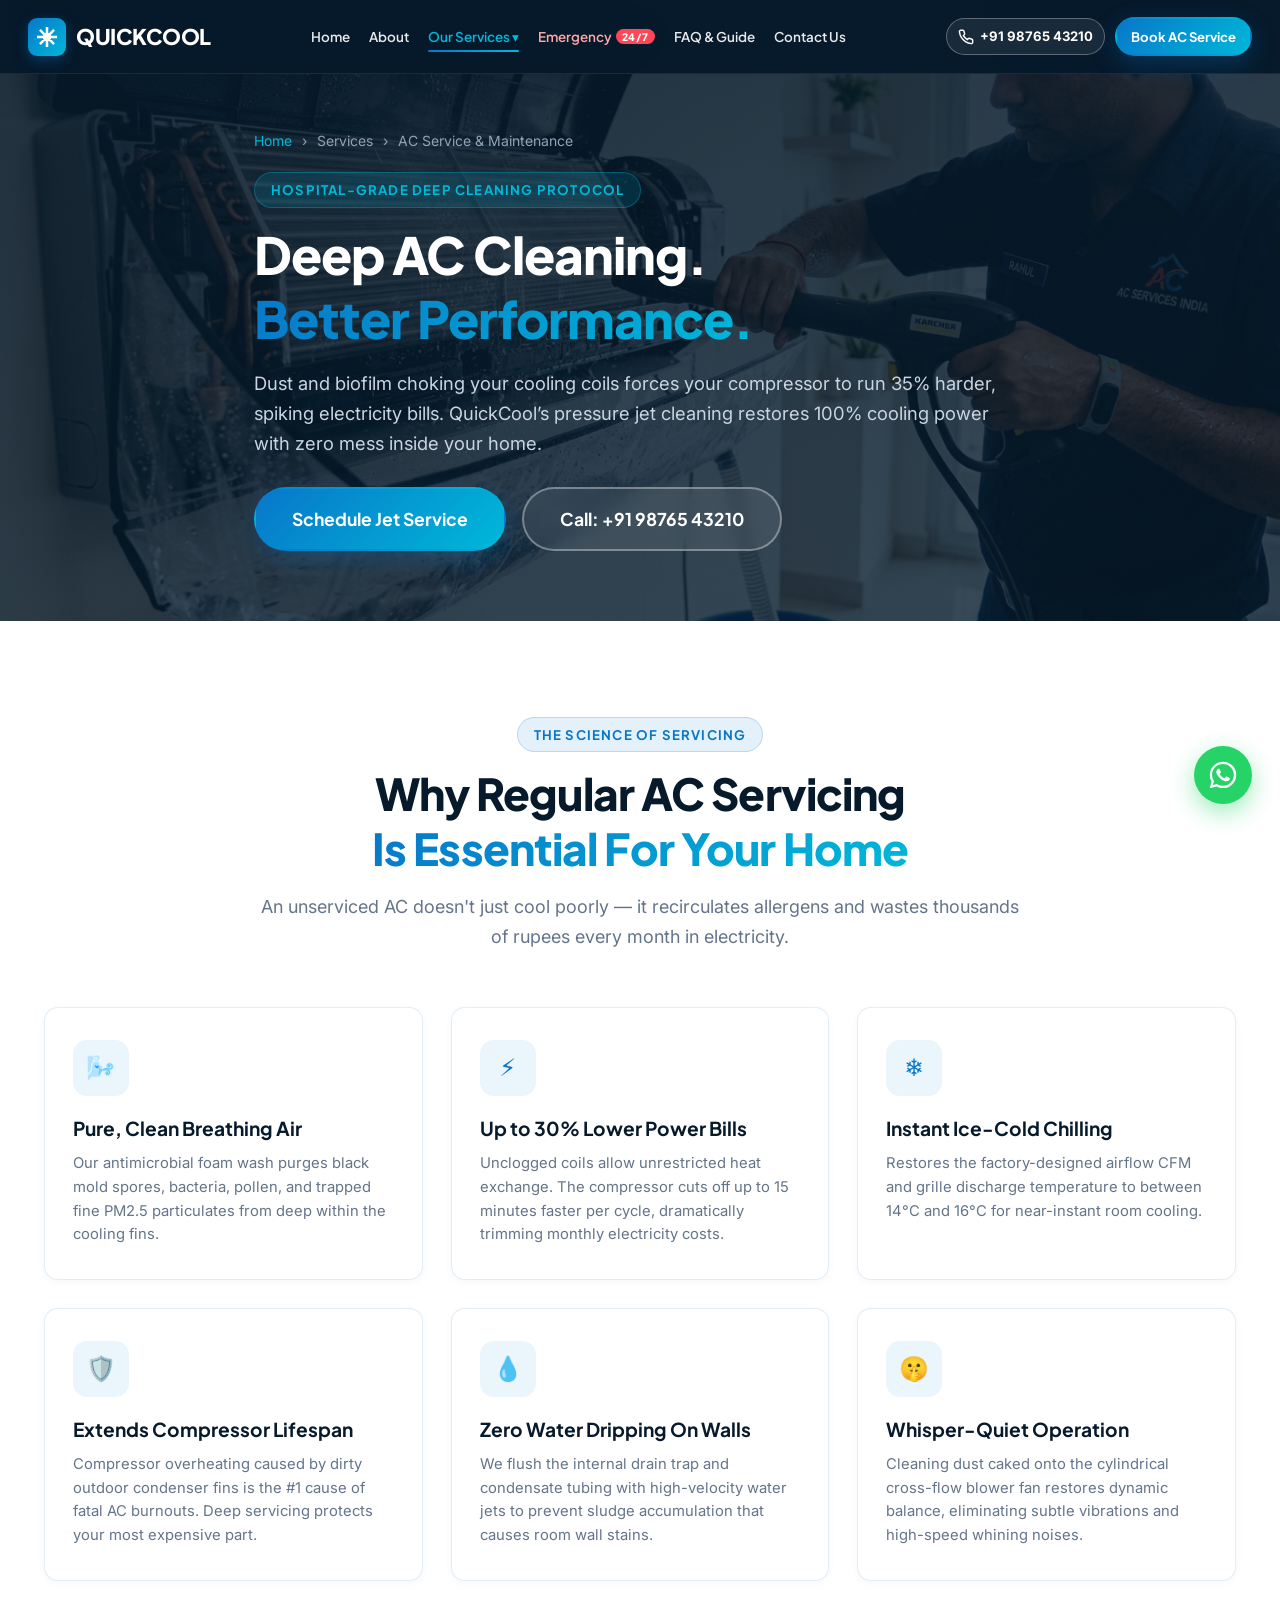
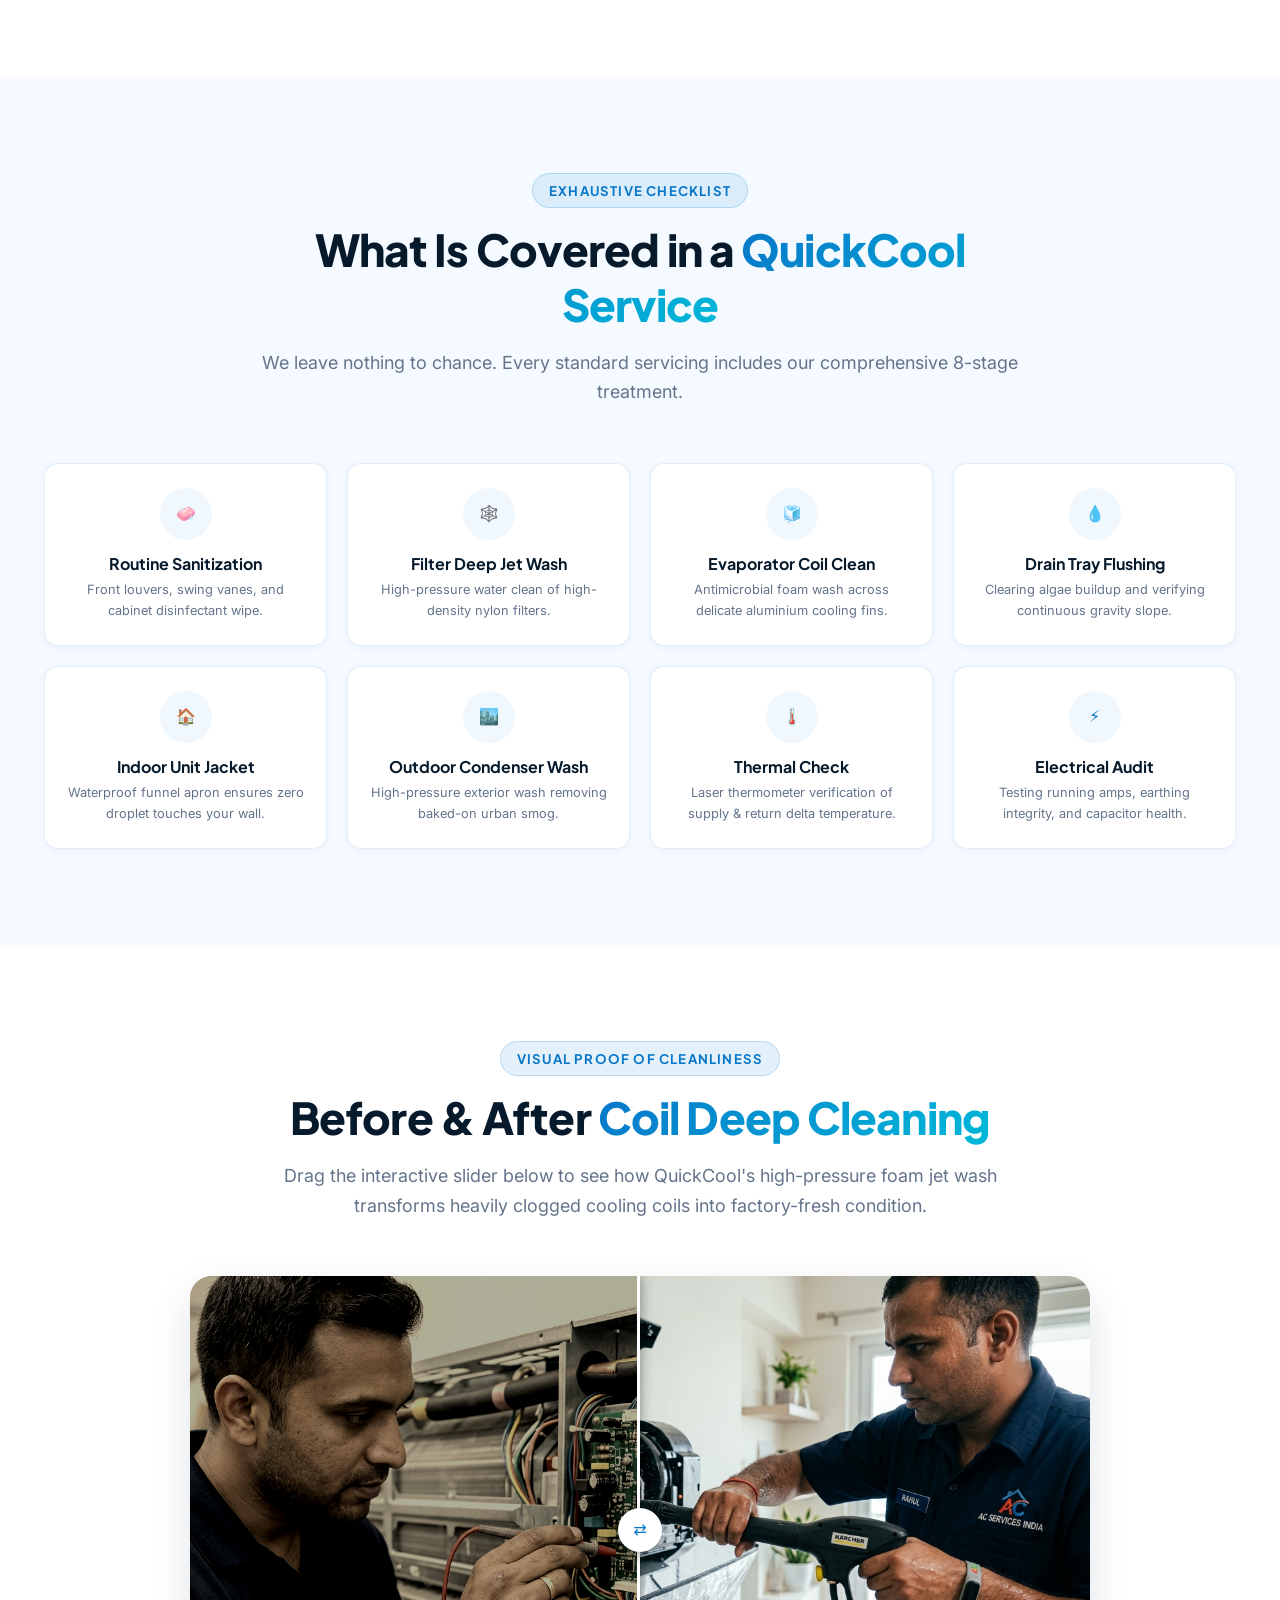
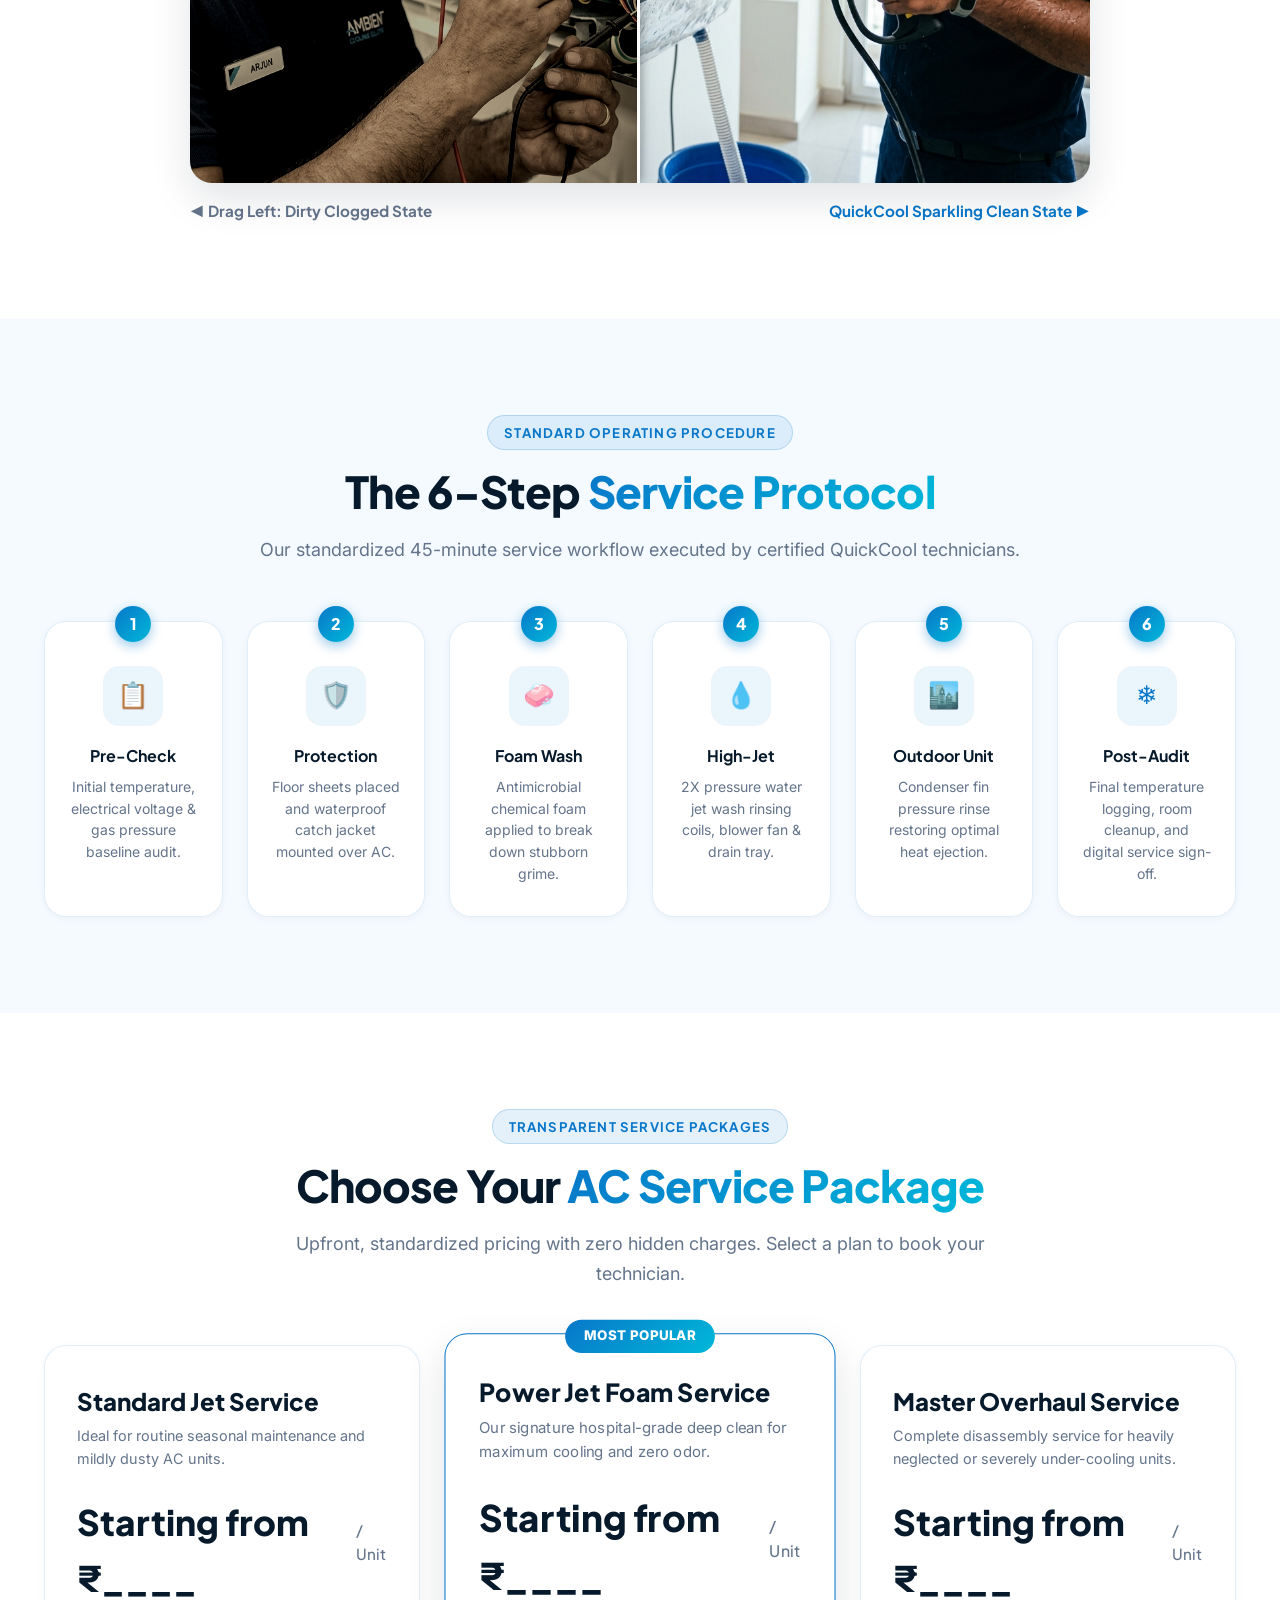
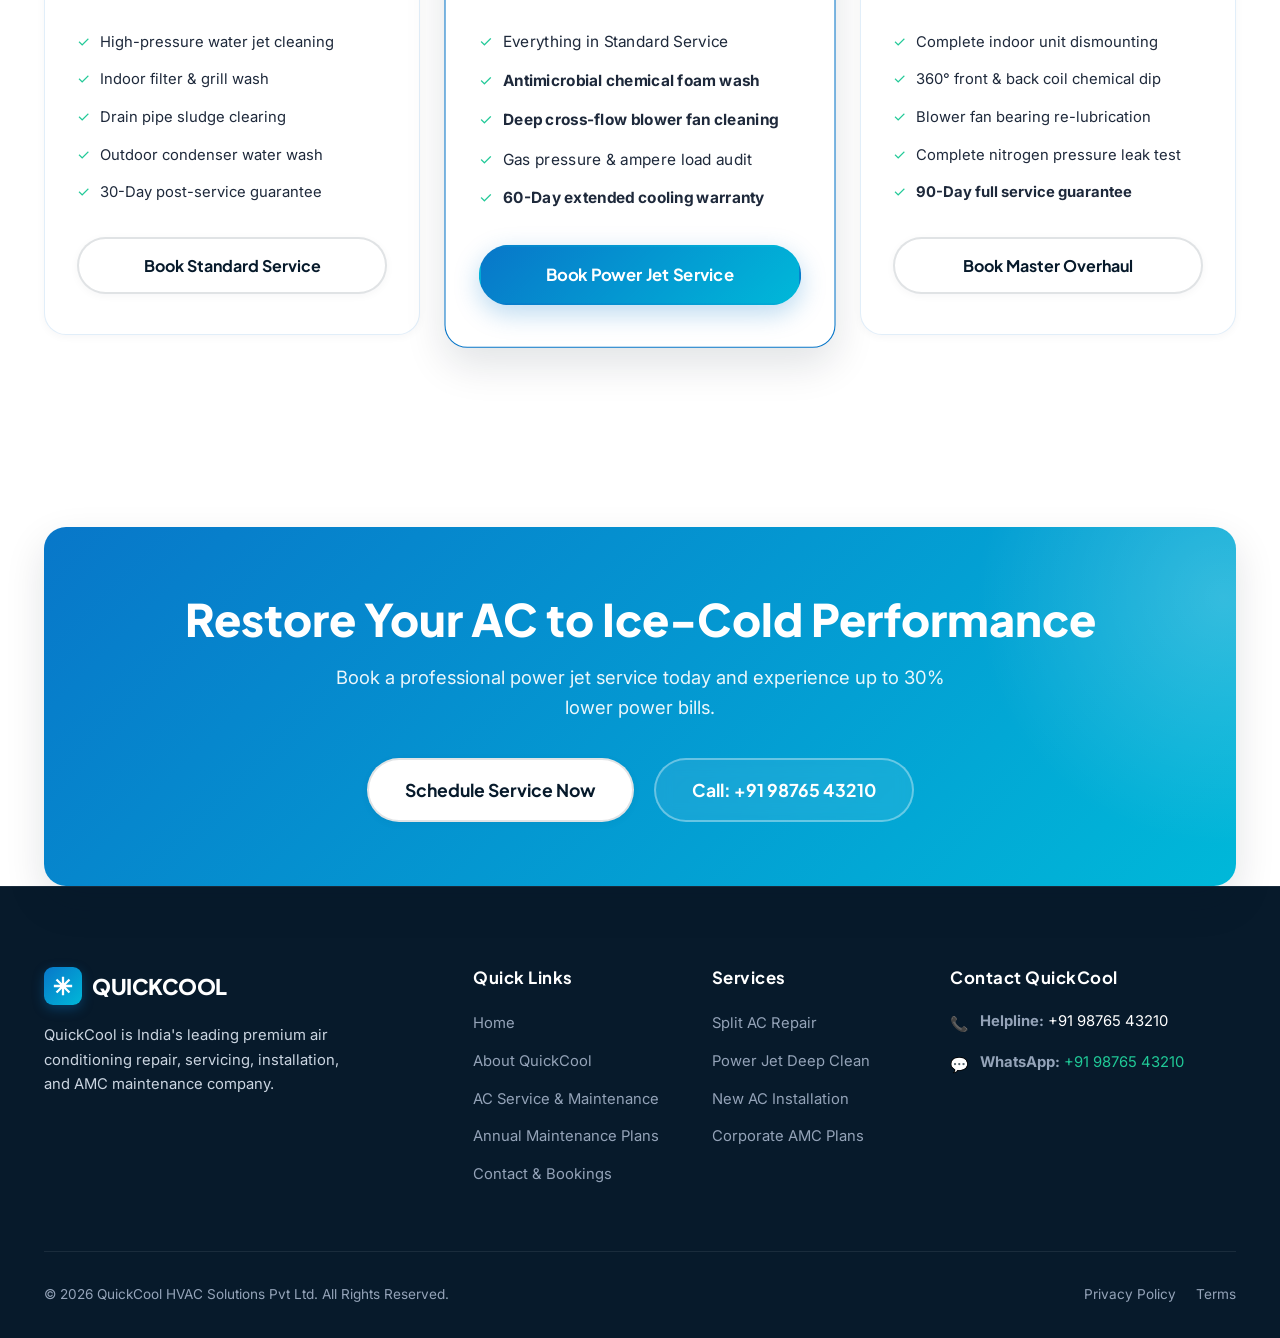
<file: ac-service.html>
<!DOCTYPE html>
<html lang="en">
<head>
  <meta charset="UTF-8">
  <meta name="viewport" content="width=device-width, initial-scale=1.0">
  <title>Professional AC Service & Maintenance | QuickCool Deep Cleaning</title>
  <meta name="description" content="Experience hospital-grade AC deep cleaning with QuickCool. 2X high-pressure jet wash, antimicrobial foam, zero indoor wall mess, and up to 30% lower electricity bills.">
  
  <link rel="preconnect" href="https://fonts.googleapis.com">
  <link rel="preconnect" href="https://fonts.gstatic.com" crossorigin>
  <link href="https://fonts.googleapis.com/css2?family=Inter:wght@400;500;600;700&family=Plus+Jakarta+Sans:wght@600;700;800&display=swap" rel="stylesheet">
  <link rel="stylesheet" href="css/style.css?v=5.0">

  <script type="application/ld+json">
  {
    "@context": "https://schema.org",
    "@type": "Service",
    "name": "AC Deep Cleaning & Jet Servicing",
    "provider": {
      "@type": "HVACBusiness",
      "name": "QuickCool"
    },
    "serviceType": "HVAC Maintenance",
    "offers": {
      "@type": "Offer",
      "priceCurrency": "INR",
      "description": "Starting from ₹____ (Transparent Rate Card)"
    }
  }
  </script>
</head>
<body>

  <!-- Header -->
  <header class="site-header" id="siteHeader">
    <div class="container header-inner">
      <a href="index.html" class="brand-logo" aria-label="QuickCool Home">
        <div class="brand-icon">
          <svg width="24" height="24" viewBox="0 0 24 24" fill="none" stroke="currentColor" stroke-width="2.5">
            <path d="M12 2v20M2 12h20M4.93 4.93l14.14 14.14M4.93 19.07L19.07 4.93M9 12a3 3 0 1 0 6 0 3 3 0 0 0-6 0z"/>
          </svg>
        </div>
        <div class="brand-text">
          <span class="brand-name">QUICKCOOL</span>
          <span class="brand-tagline">Fast Service. Perfect Comfort.</span>
        </div>
      </a>

      <!-- Desktop Nav -->
      <nav class="main-nav">
        <ul class="nav-links">
          <li class="nav-item"><a href="index.html" class="nav-link">Home</a></li>
          <li class="nav-item"><a href="about.html" class="nav-link">About</a></li>
          <li class="nav-item has-dropdown">
            <a href="ac-service.html" class="nav-link active">Our Services ▾</a>
            <ul class="dropdown-menu">
              <li class="dropdown-item"><a href="ac-repair.html"><span class="dropdown-icon">🔧</span> AC Repair & Diagnostics</a></li>
              <li class="dropdown-item"><a href="ac-service.html" style="color:var(--primary);"><span class="dropdown-icon">💧</span> AC Service & Jet Clean</a></li>
              <li class="dropdown-item"><a href="installation.html"><span class="dropdown-icon">📐</span> AC Installation & Relocation</a></li>
              <li class="dropdown-item"><a href="amc.html"><span class="dropdown-icon">🛡️</span> Annual Maintenance (AMC)</a></li>
              <li class="dropdown-item"><a href="ac-types-brands.html"><span class="dropdown-icon">🏢</span> AC Types & All Brands</a></li>
              <li class="dropdown-item"><a href="emergency-service.html" style="color:var(--accent-red);"><span class="dropdown-icon">⚡</span> 24/7 Emergency AC Fix</a></li>
            </ul>
          </li>
          <li class="nav-item">
            <a href="emergency-service.html" class="nav-link nav-link-emergency">
              Emergency <span class="nav-badge-pill">24/7</span>
            </a>
          </li>
          <li class="nav-item"><a href="faq.html" class="nav-link">FAQ & Guide</a></li>
          <li class="nav-item"><a href="contact.html" class="nav-link">Contact Us</a></li>
        </ul>
      </nav>

      <div class="header-actions">
        <a href="tel:+919876543210" class="header-call-btn">
          <svg width="16" height="16" viewBox="0 0 24 24" fill="none" stroke="currentColor" stroke-width="2.2">
            <path d="M22 16.92v3a2 2 0 0 1-2.18 2 19.79 19.79 0 0 1-8.63-3.07 19.5 19.5 0 0 1-6-6 19.79 19.79 0 0 1-3.07-8.67A2 2 0 0 1 4.11 2h3a2 2 0 0 1 2 1.72 12.84 12.84 0 0 0 .7 2.81 2 2 0 0 1-.45 2.11L8.09 9.91a16 16 0 0 0 6 6l1.27-1.27a2 2 0 0 1 2.11-.45 12.84 12.84 0 0 0 2.81.7A2 2 0 0 1 22 16.92z"/>
          </svg>
          +91 98765 43210
        </a>
        <a href="#bookingModal" class="btn btn-primary open-booking-modal">Book AC Service</a>
        <button class="mobile-toggle" aria-label="Open Navigation">
          <svg width="24" height="24" viewBox="0 0 24 24" fill="none" stroke="currentColor" stroke-width="2.2">
            <line x1="3" y1="12" x2="21" y2="12"></line>
            <line x1="3" y1="6" x2="21" y2="6"></line>
            <line x1="3" y1="18" x2="21" y2="18"></line>
          </svg>
        </button>
      </div>
    </div>
  </header>

  <!-- Mobile Drawer -->
  <div class="mobile-overlay" id="mobileOverlay"></div>
  <aside class="mobile-nav-drawer" id="mobileDrawer">
    <div class="mobile-drawer-header">
      <div class="brand-logo">
        <div class="brand-icon">
          <svg width="20" height="20" viewBox="0 0 24 24" fill="none" stroke="currentColor" stroke-width="2.5">
            <path d="M12 2v20M2 12h20M4.93 4.93l14.14 14.14M4.93 19.07L19.07 4.93"/>
          </svg>
        </div>
        <span class="brand-name" style="color:#FFF;">QUICKCOOL</span>
      </div>
      <button class="drawer-close" aria-label="Close Navigation">&times;</button>
    </div>
    <ul class="mobile-nav-list">
      <li class="mobile-nav-item"><a href="index.html" class="mobile-nav-link">Home</a></li>
      <li class="mobile-nav-item"><a href="about.html" class="mobile-nav-link">About Us</a></li>
      <li class="mobile-nav-item"><a href="ac-repair.html" class="mobile-nav-link">AC Repair</a></li>
      <li class="mobile-nav-item"><a href="ac-service.html" class="mobile-nav-link active">AC Service & Jet Clean</a></li>
      <li class="mobile-nav-item"><a href="installation.html" class="mobile-nav-link">AC Installation</a></li>
      <li class="mobile-nav-item"><a href="amc.html" class="mobile-nav-link">Annual Maintenance (AMC)</a></li>
      <li class="mobile-nav-item"><a href="ac-types-brands.html" class="mobile-nav-link">AC Types & Brands</a></li>
      <li class="mobile-nav-item"><a href="emergency-service.html" class="mobile-nav-link" style="color:var(--accent-red);">Emergency AC</a></li>
      <li class="mobile-nav-item"><a href="faq.html" class="mobile-nav-link">FAQ & Knowledge</a></li>
      <li class="mobile-nav-item"><a href="contact.html" class="mobile-nav-link">Contact Us</a></li>
    </ul>
  </aside>

  <!-- PAGE HERO -->
  <section class="page-hero">
    <img src="images/hero_slide_4.jpg" alt="QuickCool Precision AC Jet Wash Deep Cleaning" class="page-hero-bg">
    <div class="page-hero-overlay"></div>
    <div class="container page-hero-content">
      <ul class="breadcrumb">
        <li><a href="index.html">Home</a></li>
        <li>›</li>
        <li>Services</li>
        <li>›</li>
        <li>AC Service & Maintenance</li>
      </ul>
      <span class="badge-tag badge-light">Hospital-Grade Deep Cleaning Protocol</span>
      <h1 class="page-hero-title">Deep AC Cleaning.<br><span class="gradient-text">Better Performance.</span></h1>
      <p class="page-hero-desc">
        Dust and biofilm choking your cooling coils forces your compressor to run 35% harder, spiking electricity bills. QuickCool’s pressure jet cleaning restores 100% cooling power with zero mess inside your home.
      </p>
      <div style="display:flex; gap:16px; flex-wrap:wrap;">
        <a href="#bookingModal" class="btn btn-primary btn-lg open-booking-modal">Schedule Jet Service</a>
        <a href="tel:+919876543210" class="btn btn-outline-white btn-lg">Call: +91 98765 43210</a>
      </div>
    </div>
  </section>

  <!-- WHY AC SERVICING MATTERS -->
  <section class="section bg-white">
    <div class="container">
      <div class="section-header">
        <span class="badge-tag">The Science of Servicing</span>
        <h2 class="section-title">Why Regular AC Servicing<br><span class="gradient-text">Is Essential For Your Home</span></h2>
        <p class="section-desc">An unserviced AC doesn't just cool poorly — it recirculates allergens and wastes thousands of rupees every month in electricity.</p>
      </div>

      <div class="benefits-grid">
        <div class="benefit-card">
          <div class="benefit-icon">🌬️</div>
          <h3 class="benefit-title">Pure, Clean Breathing Air</h3>
          <p class="benefit-desc">Our antimicrobial foam wash purges black mold spores, bacteria, pollen, and trapped fine PM2.5 particulates from deep within the cooling fins.</p>
        </div>

        <div class="benefit-card">
          <div class="benefit-icon">⚡</div>
          <h3 class="benefit-title">Up to 30% Lower Power Bills</h3>
          <p class="benefit-desc">Unclogged coils allow unrestricted heat exchange. The compressor cuts off up to 15 minutes faster per cycle, dramatically trimming monthly electricity costs.</p>
        </div>

        <div class="benefit-card">
          <div class="benefit-icon">❄️</div>
          <h3 class="benefit-title">Instant Ice-Cold Chilling</h3>
          <p class="benefit-desc">Restores the factory-designed airflow CFM and grille discharge temperature to between 14°C and 16°C for near-instant room cooling.</p>
        </div>

        <div class="benefit-card">
          <div class="benefit-icon">🛡️</div>
          <h3 class="benefit-title">Extends Compressor Lifespan</h3>
          <p class="benefit-desc">Compressor overheating caused by dirty outdoor condenser fins is the #1 cause of fatal AC burnouts. Deep servicing protects your most expensive part.</p>
        </div>

        <div class="benefit-card">
          <div class="benefit-icon">💧</div>
          <h3 class="benefit-title">Zero Water Dripping On Walls</h3>
          <p class="benefit-desc">We flush the internal drain trap and condensate tubing with high-velocity water jets to prevent sludge accumulation that causes room wall stains.</p>
        </div>

        <div class="benefit-card">
          <div class="benefit-icon">🤫</div>
          <h3 class="benefit-title">Whisper-Quiet Operation</h3>
          <p class="benefit-desc">Cleaning dust caked onto the cylindrical cross-flow blower fan restores dynamic balance, eliminating subtle vibrations and high-speed whining noises.</p>
        </div>
      </div>
    </div>
  </section>

  <!-- 8 SERVICE SCOPES COVERED -->
  <section class="section bg-ice">
    <div class="container">
      <div class="section-header">
        <span class="badge-tag">Exhaustive Checklist</span>
        <h2 class="section-title">What Is Covered in a <span class="gradient-text">QuickCool Service</span></h2>
        <p class="section-desc">We leave nothing to chance. Every standard servicing includes our comprehensive 8-stage treatment.</p>
      </div>

      <div class="problems-grid" style="grid-template-columns: repeat(4, 1fr);">
        <div class="problem-card">
          <div class="problem-icon-wrap">🧼</div>
          <h4 class="problem-name">Routine Sanitization</h4>
          <p style="font-size:0.8rem; color:var(--text-muted);">Front louvers, swing vanes, and cabinet disinfectant wipe.</p>
        </div>

        <div class="problem-card">
          <div class="problem-icon-wrap">🕸️</div>
          <h4 class="problem-name">Filter Deep Jet Wash</h4>
          <p style="font-size:0.8rem; color:var(--text-muted);">High-pressure water clean of high-density nylon filters.</p>
        </div>

        <div class="problem-card">
          <div class="problem-icon-wrap">🧊</div>
          <h4 class="problem-name">Evaporator Coil Clean</h4>
          <p style="font-size:0.8rem; color:var(--text-muted);">Antimicrobial foam wash across delicate aluminium cooling fins.</p>
        </div>

        <div class="problem-card">
          <div class="problem-icon-wrap">💧</div>
          <h4 class="problem-name">Drain Tray Flushing</h4>
          <p style="font-size:0.8rem; color:var(--text-muted);">Clearing algae buildup and verifying continuous gravity slope.</p>
        </div>

        <div class="problem-card">
          <div class="problem-icon-wrap">🏠</div>
          <h4 class="problem-name">Indoor Unit Jacket</h4>
          <p style="font-size:0.8rem; color:var(--text-muted);">Waterproof funnel apron ensures zero droplet touches your wall.</p>
        </div>

        <div class="problem-card">
          <div class="problem-icon-wrap">🏙️</div>
          <h4 class="problem-name">Outdoor Condenser Wash</h4>
          <p style="font-size:0.8rem; color:var(--text-muted);">High-pressure exterior wash removing baked-on urban smog.</p>
        </div>

        <div class="problem-card">
          <div class="problem-icon-wrap">🌡️</div>
          <h4 class="problem-name">Thermal Check</h4>
          <p style="font-size:0.8rem; color:var(--text-muted);">Laser thermometer verification of supply & return delta temperature.</p>
        </div>

        <div class="problem-card">
          <div class="problem-icon-wrap">⚡</div>
          <h4 class="problem-name">Electrical Audit</h4>
          <p style="font-size:0.8rem; color:var(--text-muted);">Testing running amps, earthing integrity, and capacitor health.</p>
        </div>
      </div>
    </div>
  </section>

  <!-- INTERACTIVE BEFORE & AFTER SECTION -->
  <section class="section bg-white">
    <div class="container">
      <div class="section-header">
        <span class="badge-tag">Visual Proof of Cleanliness</span>
        <h2 class="section-title">Before & After <span class="gradient-text">Coil Deep Cleaning</span></h2>
        <p class="section-desc">Drag the interactive slider below to see how QuickCool's high-pressure foam jet wash transforms heavily clogged cooling coils into factory-fresh condition.</p>
      </div>

      <div class="comparison-container">
        <!-- After Image (Clean) -->
        <div class="comp-img-layer">
          <img src="images/hero_slide_4.jpg" alt="Clean AC Coil After QuickCool Jet Cleaning" class="comp-img">
        </div>

        <!-- Before Image (Dirty Overlay) -->
        <div class="comp-overlay-layer">
          <img src="images/repair_hero.jpg" alt="Dirty Dusty AC Unit Before Servicing" class="comp-overlay-img" style="filter: sepia(0.6) brightness(0.65) contrast(1.2);">
        </div>

        <!-- Draggable Handle -->
        <div class="comp-slider-handle">
          <span>⇄</span>
        </div>
      </div>

      <div style="display:flex; justify-content:space-between; max-width:900px; margin:16px auto 0; font-family:var(--font-heading); font-weight:700; font-size:0.95rem;">
        <span style="color:var(--text-muted);">◀ Drag Left: Dirty Clogged State</span>
        <span style="color:var(--primary);">QuickCool Sparkling Clean State ▶</span>
      </div>
    </div>
  </section>

  <!-- 6-STEP AC SERVICE PROCESS -->
  <section class="section bg-ice">
    <div class="container">
      <div class="section-header">
        <span class="badge-tag">Standard Operating Procedure</span>
        <h2 class="section-title">The 6-Step <span class="gradient-text">Service Protocol</span></h2>
        <p class="section-desc">Our standardized 45-minute service workflow executed by certified QuickCool technicians.</p>
      </div>

      <div class="process-grid" style="grid-template-columns:repeat(6, 1fr);">
        <div class="process-card">
          <div class="process-step-num">1</div>
          <div class="process-icon">📋</div>
          <h4 class="process-title" style="font-size:1rem;">Pre-Check</h4>
          <p class="process-desc">Initial temperature, electrical voltage & gas pressure baseline audit.</p>
        </div>

        <div class="process-card">
          <div class="process-step-num">2</div>
          <div class="process-icon">🛡️</div>
          <h4 class="process-title" style="font-size:1rem;">Protection</h4>
          <p class="process-desc">Floor sheets placed and waterproof catch jacket mounted over AC.</p>
        </div>

        <div class="process-card">
          <div class="process-step-num">3</div>
          <div class="process-icon">🧼</div>
          <h4 class="process-title" style="font-size:1rem;">Foam Wash</h4>
          <p class="process-desc">Antimicrobial chemical foam applied to break down stubborn grime.</p>
        </div>

        <div class="process-card">
          <div class="process-step-num">4</div>
          <div class="process-icon">💧</div>
          <h4 class="process-title" style="font-size:1rem;">High-Jet</h4>
          <p class="process-desc">2X pressure water jet wash rinsing coils, blower fan & drain tray.</p>
        </div>

        <div class="process-card">
          <div class="process-step-num">5</div>
          <div class="process-icon">🏙️</div>
          <h4 class="process-title" style="font-size:1rem;">Outdoor Unit</h4>
          <p class="process-desc">Condenser fin pressure rinse restoring optimal heat ejection.</p>
        </div>

        <div class="process-card">
          <div class="process-step-num">6</div>
          <div class="process-icon">❄️</div>
          <h4 class="process-title" style="font-size:1rem;">Post-Audit</h4>
          <p class="process-desc">Final temperature logging, room cleanup, and digital service sign-off.</p>
        </div>
      </div>
    </div>
  </section>

  <!-- SERVICE PACKAGES (EDITABLE PRICING CARDS) -->
  <section class="section bg-white">
    <div class="container">
      <div class="section-header">
        <span class="badge-tag">Transparent Service Packages</span>
        <h2 class="section-title">Choose Your <span class="gradient-text">AC Service Package</span></h2>
        <p class="section-desc">Upfront, standardized pricing with zero hidden charges. Select a plan to book your technician.</p>
      </div>

      <div class="amc-grid">
        <!-- Package 1 -->
        <div class="amc-card">
          <h3 class="amc-plan-name">Standard Jet Service</h3>
          <p class="amc-plan-desc">Ideal for routine seasonal maintenance and mildly dusty AC units.</p>
          <div class="amc-price">Starting from ₹____ <span>/ Unit</span></div>
          <ul class="amc-features-list">
            <li class="amc-feature-item"><span class="amc-check">✓</span> High-pressure water jet cleaning</li>
            <li class="amc-feature-item"><span class="amc-check">✓</span> Indoor filter & grill wash</li>
            <li class="amc-feature-item"><span class="amc-check">✓</span> Drain pipe sludge clearing</li>
            <li class="amc-feature-item"><span class="amc-check">✓</span> Outdoor condenser water wash</li>
            <li class="amc-feature-item"><span class="amc-check">✓</span> 30-Day post-service guarantee</li>
          </ul>
          <a href="#bookingModal" class="btn btn-secondary open-booking-modal" style="width:100%;">Book Standard Service</a>
        </div>

        <!-- Package 2 (Featured) -->
        <div class="amc-card featured">
          <div class="popular-badge">MOST POPULAR</div>
          <h3 class="amc-plan-name">Power Jet Foam Service</h3>
          <p class="amc-plan-desc">Our signature hospital-grade deep clean for maximum cooling and zero odor.</p>
          <div class="amc-price">Starting from ₹____ <span>/ Unit</span></div>
          <ul class="amc-features-list">
            <li class="amc-feature-item"><span class="amc-check">✓</span> Everything in Standard Service</li>
            <li class="amc-feature-item"><span class="amc-check">✓</span> <strong>Antimicrobial chemical foam wash</strong></li>
            <li class="amc-feature-item"><span class="amc-check">✓</span> <strong>Deep cross-flow blower fan cleaning</strong></li>
            <li class="amc-feature-item"><span class="amc-check">✓</span> Gas pressure & ampere load audit</li>
            <li class="amc-feature-item"><span class="amc-check">✓</span> <strong>60-Day extended cooling warranty</strong></li>
          </ul>
          <a href="#bookingModal" class="btn btn-primary open-booking-modal" style="width:100%;">Book Power Jet Service</a>
        </div>

        <!-- Package 3 -->
        <div class="amc-card">
          <h3 class="amc-plan-name">Master Overhaul Service</h3>
          <p class="amc-plan-desc">Complete disassembly service for heavily neglected or severely under-cooling units.</p>
          <div class="amc-price">Starting from ₹____ <span>/ Unit</span></div>
          <ul class="amc-features-list">
            <li class="amc-feature-item"><span class="amc-check">✓</span> Complete indoor unit dismounting</li>
            <li class="amc-feature-item"><span class="amc-check">✓</span> 360° front & back coil chemical dip</li>
            <li class="amc-feature-item"><span class="amc-check">✓</span> Blower fan bearing re-lubrication</li>
            <li class="amc-feature-item"><span class="amc-check">✓</span> Complete nitrogen pressure leak test</li>
            <li class="amc-feature-item"><span class="amc-check">✓</span> <strong>90-Day full service guarantee</strong></li>
          </ul>
          <a href="#bookingModal" class="btn btn-secondary open-booking-modal" style="width:100%;">Book Master Overhaul</a>
        </div>
      </div>
    </div>
  </section>

  <!-- CTA BANNER -->
  <section class="section bg-white" style="padding-bottom:0;">
    <div class="container">
      <div class="cta-banner">
        <h2 class="cta-banner-title">Restore Your AC to Ice-Cold Performance</h2>
        <p class="cta-banner-desc">Book a professional power jet service today and experience up to 30% lower power bills.</p>
        <div class="cta-banner-actions">
          <a href="#bookingModal" class="btn btn-secondary btn-lg open-booking-modal">Schedule Service Now</a>
          <a href="tel:+919876543210" class="btn btn-outline-white btn-lg">Call: +91 98765 43210</a>
        </div>
      </div>
    </div>
  </section>

  <!-- FOOTER -->
  <footer class="site-footer">
    <div class="container">
      <div class="footer-top">
        <div>
          <a href="index.html" class="brand-logo" style="margin-bottom:12px;">
            <div class="brand-icon">
              <svg width="22" height="22" viewBox="0 0 24 24" fill="none" stroke="currentColor" stroke-width="2.5">
                <path d="M12 2v20M2 12h20M4.93 4.93l14.14 14.14M4.93 19.07L19.07 4.93"/>
              </svg>
            </div>
            <span class="brand-name" style="color:#FFF;">QUICKCOOL</span>
          </a>
          <p class="footer-brand-desc">QuickCool is India's leading premium air conditioning repair, servicing, installation, and AMC maintenance company.</p>
        </div>
        <div>
          <h4 class="footer-heading">Quick Links</h4>
          <ul class="footer-links">
            <li class="footer-link"><a href="index.html">Home</a></li>
            <li class="footer-link"><a href="about.html">About QuickCool</a></li>
            <li class="footer-link"><a href="ac-service.html">AC Service & Maintenance</a></li>
            <li class="footer-link"><a href="amc.html">Annual Maintenance Plans</a></li>
            <li class="footer-link"><a href="contact.html">Contact & Bookings</a></li>
          </ul>
        </div>
        <div>
          <h4 class="footer-heading">Services</h4>
          <ul class="footer-links">
            <li class="footer-link"><a href="ac-repair.html">Split AC Repair</a></li>
            <li class="footer-link"><a href="ac-service.html">Power Jet Deep Clean</a></li>
            <li class="footer-link"><a href="installation.html">New AC Installation</a></li>
            <li class="footer-link"><a href="amc.html">Corporate AMC Plans</a></li>
          </ul>
        </div>
        <div>
          <h4 class="footer-heading">Contact QuickCool</h4>
          <ul class="footer-contact-list">
            <li class="footer-contact-item">
              <span class="footer-contact-icon">📞</span>
              <div><strong>Helpline:</strong> <a href="tel:+919876543210" style="color:#FFF;">+91 98765 43210</a></div>
            </li>
            <li class="footer-contact-item">
              <span class="footer-contact-icon">💬</span>
              <div><strong>WhatsApp:</strong> <a href="https://wa.me/919876543210" style="color:var(--accent-green);">+91 98765 43210</a></div>
            </li>
          </ul>
        </div>
      </div>
      <div class="footer-bottom">
        <div>© 2026 QuickCool HVAC Solutions Pvt Ltd. All Rights Reserved.</div>
        <div class="footer-legal-links"><a href="#">Privacy Policy</a> <a href="#">Terms</a></div>
      </div>
    </div>
  </footer>

  <!-- Floating & Modals -->
  <a href="https://wa.me/919876543210?text=Hi%20QuickCool,%20I%20want%20to%20book%20an%20AC%20jet%20service" class="floating-whatsapp" target="_blank" aria-label="WhatsApp QuickCool">
    <svg width="32" height="32" viewBox="0 0 24 24" fill="currentColor"><path d="M12.04 2c-5.46 0-9.91 4.45-9.91 9.91 0 1.75.46 3.45 1.32 4.95L2.05 22l5.25-1.38c1.45.79 3.08 1.21 4.74 1.21 5.46 0 9.91-4.45 9.91-9.91 0-2.65-1.03-5.14-2.9-7.01A9.816 9.816 0 0 0 12.04 2zm0 18.06c-1.48 0-2.93-.4-4.2-1.15l-.3-.18-3.12.82.83-3.04-.2-.31a8.134 8.134 0 0 1-1.25-4.29c0-4.5 3.66-8.16 8.16-8.16 2.18 0 4.23.85 5.77 2.39a8.11 8.11 0 0 1 2.39 5.77c0 4.5-3.66 8.14-8.17 8.14zm4.47-6.1c-.24-.12-1.45-.72-1.68-.8-.23-.08-.39-.12-.56.12-.17.25-.64.8-.79.97-.14.17-.29.2-.53.08-.24-.12-1.03-.38-1.96-1.21-.73-.65-1.22-1.45-1.36-1.7-.14-.24-.01-.38.11-.5.11-.11.24-.29.37-.43.12-.14.16-.24.24-.4.08-.17.04-.31-.02-.43s-.56-1.35-.77-1.85c-.2-.49-.41-.42-.56-.43h-.48c-.16 0-.43.06-.66.31-.23.25-.87.85-.87 2.07s.89 2.4 1.01 2.57c.12.17 1.76 2.68 4.25 3.76.59.26 1.05.41 1.41.53.59.19 1.13.16 1.56.1.48-.07 1.45-.59 1.66-1.16.2-.57.2-1.06.14-1.16-.06-.11-.22-.17-.46-.29z"/></svg>
  </a>

  <div class="mobile-bottom-bar">
    <a href="tel:+919876543210" class="mobile-bottom-btn mobile-bottom-call"><span>📞</span> Call</a>
    <a href="https://wa.me/919876543210" class="mobile-bottom-btn mobile-bottom-wa"><span>💬</span> WhatsApp</a>
    <a href="#bookingModal" class="mobile-bottom-btn mobile-bottom-book open-booking-modal"><span>📅</span> Book Service</a>
  </div>

  <div class="modal-overlay" id="bookingModal">
    <div class="modal-card">
      <button class="modal-close" aria-label="Close Modal">&times;</button>
      <div class="booking-container">
        <form class="booking-form" id="bookingForm">
          <div style="margin-bottom:24px; text-align:center;">
            <span class="badge-tag">Quick Doorstep Booking</span>
            <h3 style="font-size:1.6rem; font-weight:800; color:var(--dark); margin-top:6px;">Book AC Service</h3>
            <p style="font-size:0.9rem; color:var(--text-muted);">A certified QuickCool technician will be dispatched with complete jet wash equipment.</p>
          </div>
          <div class="form-fields-container form-grid">
            <div class="form-group">
              <label class="form-label">Full Name *</label>
              <input type="text" name="name" class="form-control" placeholder="e.g. Arvind Mehta" required>
            </div>
            <div class="form-group">
              <label class="form-label">Phone Number *</label>
              <input type="tel" name="phone" class="form-control" placeholder="e.g. +91 98765 43210" required>
            </div>
            <div class="form-group">
              <label class="form-label">Service Required *</label>
              <select name="service_type" class="form-control" required>
                <option value="AC Jet Service" selected>Power Jet Deep Cleaning</option>
                <option value="AC Repair">AC Repair & Diagnostics</option>
                <option value="AC Installation">New AC Installation</option>
              </select>
            </div>
            <div class="form-group">
              <label class="form-label">Number of ACs</label>
              <select name="units_count" class="form-control">
                <option value="1">1 Unit</option>
                <option value="2">2 Units</option>
                <option value="3">3 Units</option>
                <option value="4+">4 or More Units</option>
              </select>
            </div>
            <div class="form-group full-width">
              <label class="form-label">Address & Landmark *</label>
              <input type="text" name="address" class="form-control" placeholder="House/Flat No, Apartment Name, Street, Landmark" required>
            </div>
            <div class="form-group full-width">
              <button type="submit" class="btn btn-primary btn-lg" style="width:100%;">Confirm & Schedule Service</button>
            </div>
          </div>
        </form>
        <div class="success-message-box">
          <div class="success-icon-check">✓</div>
          <h3 style="font-size:1.8rem; font-weight:800; color:var(--dark); margin-bottom:12px;">Service Scheduled!</h3>
          <p style="font-size:1.05rem; color:var(--text-muted); line-height:1.6; max-width:480px; margin:0 auto 24px;">
            Thank you! Our QuickCool team will contact you in under <strong>5 minutes</strong> to confirm technician dispatch.
          </p>
          <button class="btn btn-secondary" data-close-modal>Close</button>
        </div>
      </div>
    </div>
  </div>

  <script src="js/main.js?v=5.0"></script>
</body>
</html>
</file>
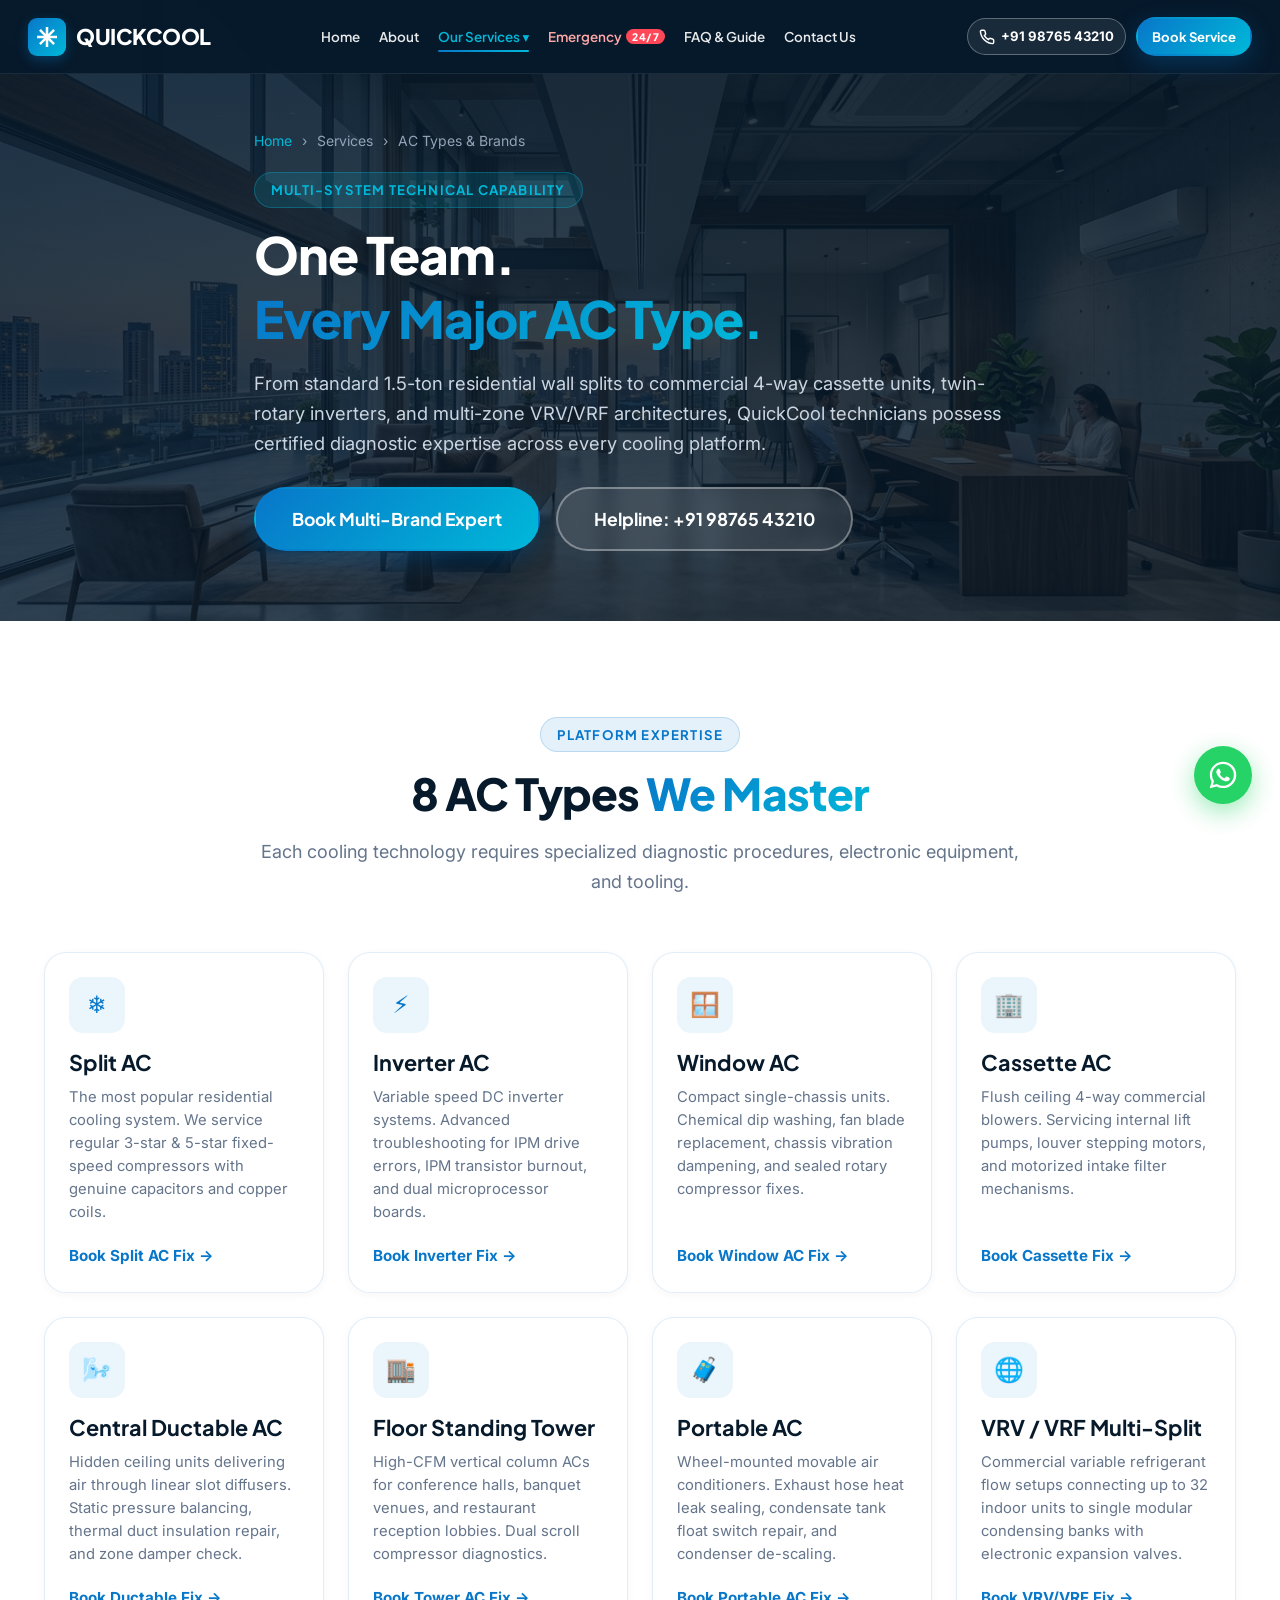
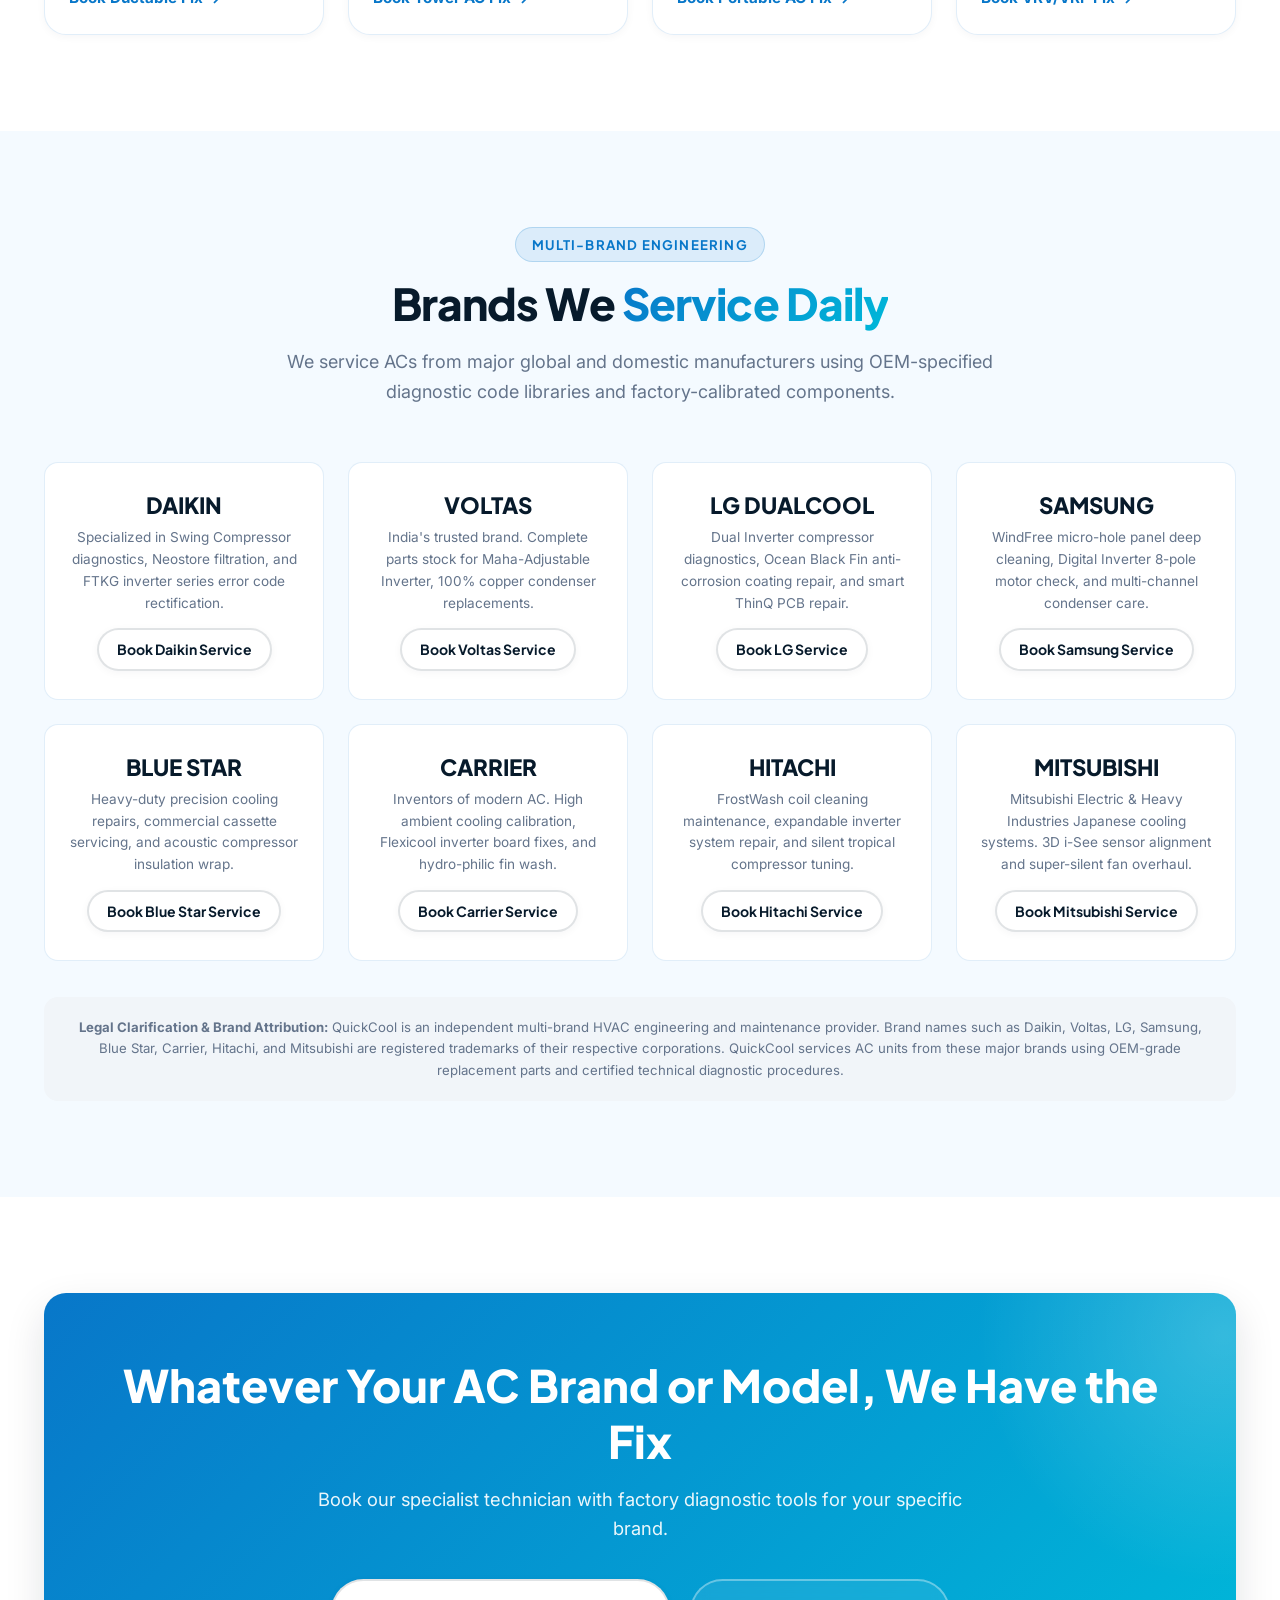
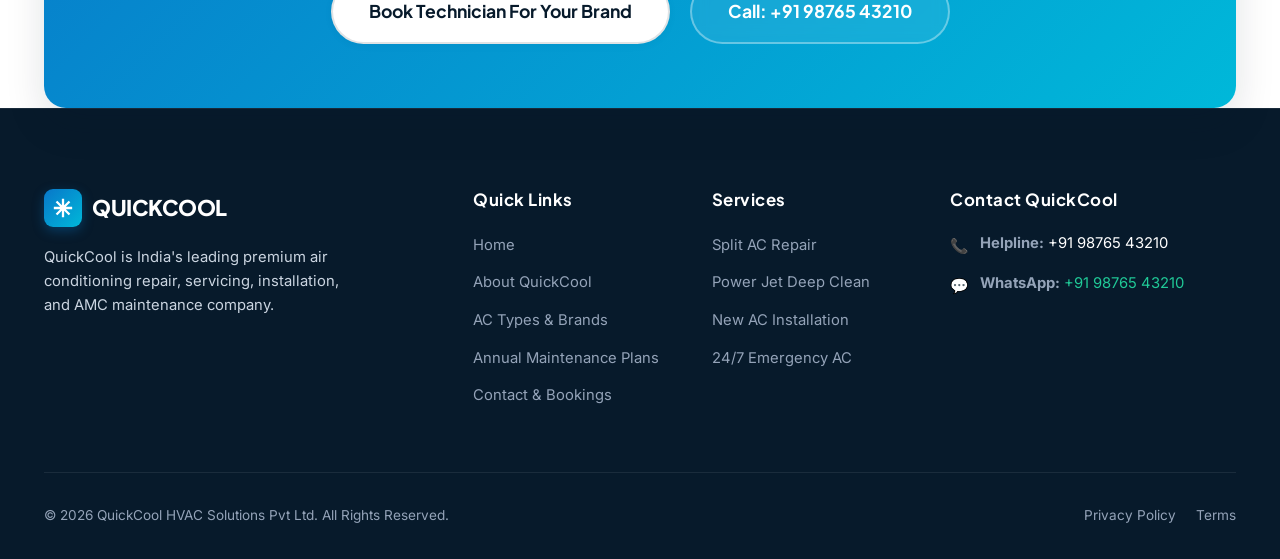
<file: ac-types-brands.html>
<!DOCTYPE html>
<html lang="en">
<head>
  <meta charset="UTF-8">
  <meta name="viewport" content="width=device-width, initial-scale=1.0">
  <title>AC Types & Brands We Service | QuickCool Cooling Specialists</title>
  <meta name="description" content="Expert repair and servicing across all air conditioner types (Split, Inverter, Window, Cassette, Central, Tower) and all major brands including Daikin, Voltas, LG, Samsung, Blue Star and Carrier.">
  
  <link rel="preconnect" href="https://fonts.googleapis.com">
  <link rel="preconnect" href="https://fonts.gstatic.com" crossorigin>
  <link href="https://fonts.googleapis.com/css2?family=Inter:wght@400;500;600;700&family=Plus+Jakarta+Sans:wght@600;700;800&display=swap" rel="stylesheet">
  <link rel="stylesheet" href="css/style.css?v=5.0">

  <script type="application/ld+json">
  {
    "@context": "https://schema.org",
    "@type": "Service",
    "name": "Multi-Brand AC Servicing & Repair",
    "provider": {
      "@type": "HVACBusiness",
      "name": "QuickCool"
    },
    "description": "Comprehensive engineering support for all major AC types and brand technologies."
  }
  </script>
</head>
<body>

  <!-- Header -->
  <header class="site-header" id="siteHeader">
    <div class="container header-inner">
      <a href="index.html" class="brand-logo" aria-label="QuickCool Home">
        <div class="brand-icon">
          <svg width="24" height="24" viewBox="0 0 24 24" fill="none" stroke="currentColor" stroke-width="2.5">
            <path d="M12 2v20M2 12h20M4.93 4.93l14.14 14.14M4.93 19.07L19.07 4.93"/>
          </svg>
        </div>
        <div class="brand-text">
          <span class="brand-name">QUICKCOOL</span>
          <span class="brand-tagline">Fast Service. Perfect Comfort.</span>
        </div>
      </a>

      <!-- Desktop Nav -->
      <nav class="main-nav">
        <ul class="nav-links">
          <li class="nav-item"><a href="index.html" class="nav-link">Home</a></li>
          <li class="nav-item"><a href="about.html" class="nav-link">About</a></li>
          <li class="nav-item has-dropdown">
            <a href="ac-types-brands.html" class="nav-link active">Our Services ▾</a>
            <ul class="dropdown-menu">
              <li class="dropdown-item"><a href="ac-repair.html"><span class="dropdown-icon">🔧</span> AC Repair & Diagnostics</a></li>
              <li class="dropdown-item"><a href="ac-service.html"><span class="dropdown-icon">💧</span> AC Service & Jet Clean</a></li>
              <li class="dropdown-item"><a href="installation.html"><span class="dropdown-icon">📐</span> AC Installation & Relocation</a></li>
              <li class="dropdown-item"><a href="amc.html"><span class="dropdown-icon">🛡️</span> Annual Maintenance (AMC)</a></li>
              <li class="dropdown-item"><a href="ac-types-brands.html" style="color:var(--primary);"><span class="dropdown-icon">🏢</span> AC Types & All Brands</a></li>
              <li class="dropdown-item"><a href="emergency-service.html" style="color:var(--accent-red);"><span class="dropdown-icon">⚡</span> 24/7 Emergency AC Fix</a></li>
            </ul>
          </li>
          <li class="nav-item">
            <a href="emergency-service.html" class="nav-link nav-link-emergency">
              Emergency <span class="nav-badge-pill">24/7</span>
            </a>
          </li>
          <li class="nav-item"><a href="faq.html" class="nav-link">FAQ & Guide</a></li>
          <li class="nav-item"><a href="contact.html" class="nav-link">Contact Us</a></li>
        </ul>
      </nav>

      <div class="header-actions">
        <a href="tel:+919876543210" class="header-call-btn">
          <svg width="16" height="16" viewBox="0 0 24 24" fill="none" stroke="currentColor" stroke-width="2.2">
            <path d="M22 16.92v3a2 2 0 0 1-2.18 2 19.79 19.79 0 0 1-8.63-3.07 19.5 19.5 0 0 1-6-6 19.79 19.79 0 0 1-3.07-8.67A2 2 0 0 1 4.11 2h3a2 2 0 0 1 2 1.72 12.84 12.84 0 0 0 .7 2.81 2 2 0 0 1-.45 2.11L8.09 9.91a16 16 0 0 0 6 6l1.27-1.27a2 2 0 0 1 2.11-.45 12.84 12.84 0 0 0 2.81.7A2 2 0 0 1 22 16.92z"/>
          </svg>
          +91 98765 43210
        </a>
        <a href="#bookingModal" class="btn btn-primary open-booking-modal">Book Service</a>
        <button class="mobile-toggle" aria-label="Open Navigation">
          <svg width="24" height="24" viewBox="0 0 24 24" fill="none" stroke="currentColor" stroke-width="2.2">
            <line x1="3" y1="12" x2="21" y2="12"></line>
            <line x1="3" y1="6" x2="21" y2="6"></line>
            <line x1="3" y1="18" x2="21" y2="18"></line>
          </svg>
        </button>
      </div>
    </div>
  </header>

  <!-- Mobile Drawer -->
  <div class="mobile-overlay" id="mobileOverlay"></div>
  <aside class="mobile-nav-drawer" id="mobileDrawer">
    <div class="mobile-drawer-header">
      <div class="brand-logo">
        <div class="brand-icon">
          <svg width="20" height="20" viewBox="0 0 24 24" fill="none" stroke="currentColor" stroke-width="2.5">
            <path d="M12 2v20M2 12h20M4.93 4.93l14.14 14.14M4.93 19.07L19.07 4.93"/>
          </svg>
        </div>
        <span class="brand-name" style="color:#FFF;">QUICKCOOL</span>
      </div>
      <button class="drawer-close" aria-label="Close Navigation">&times;</button>
    </div>
    <ul class="mobile-nav-list">
      <li class="mobile-nav-item"><a href="index.html" class="mobile-nav-link">Home</a></li>
      <li class="mobile-nav-item"><a href="about.html" class="mobile-nav-link">About Us</a></li>
      <li class="mobile-nav-item"><a href="ac-repair.html" class="mobile-nav-link">AC Repair</a></li>
      <li class="mobile-nav-item"><a href="ac-service.html" class="mobile-nav-link">AC Service & Jet Clean</a></li>
      <li class="mobile-nav-item"><a href="installation.html" class="mobile-nav-link">AC Installation</a></li>
      <li class="mobile-nav-item"><a href="amc.html" class="mobile-nav-link">Annual Maintenance (AMC)</a></li>
      <li class="mobile-nav-item"><a href="ac-types-brands.html" class="mobile-nav-link active">AC Types & Brands</a></li>
      <li class="mobile-nav-item"><a href="emergency-service.html" class="mobile-nav-link" style="color:var(--accent-red);">Emergency AC</a></li>
      <li class="mobile-nav-item"><a href="faq.html" class="mobile-nav-link">FAQ & Knowledge</a></li>
      <li class="mobile-nav-item"><a href="contact.html" class="mobile-nav-link">Contact Us</a></li>
    </ul>
  </aside>

  <!-- PAGE HERO -->
  <section class="page-hero">
    <img src="images/types_hero.jpg" alt="QuickCool Servicing All AC Types: Split, Cassette, Central" class="page-hero-bg">
    <div class="page-hero-overlay"></div>
    <div class="container page-hero-content">
      <ul class="breadcrumb">
        <li><a href="index.html">Home</a></li>
        <li>›</li>
        <li>Services</li>
        <li>›</li>
        <li>AC Types & Brands</li>
      </ul>
      <span class="badge-tag badge-light">Multi-System Technical Capability</span>
      <h1 class="page-hero-title">One Team.<br><span class="gradient-text">Every Major AC Type.</span></h1>
      <p class="page-hero-desc">
        From standard 1.5-ton residential wall splits to commercial 4-way cassette units, twin-rotary inverters, and multi-zone VRV/VRF architectures, QuickCool technicians possess certified diagnostic expertise across every cooling platform.
      </p>
      <div style="display:flex; gap:16px; flex-wrap:wrap;">
        <a href="#bookingModal" class="btn btn-primary btn-lg open-booking-modal">Book Multi-Brand Expert</a>
        <a href="tel:+919876543210" class="btn btn-outline-white btn-lg">Helpline: +91 98765 43210</a>
      </div>
    </div>
  </section>

  <!-- 8 AC TYPES DETAILED CARDS -->
  <section class="section bg-white">
    <div class="container">
      <div class="section-header">
        <span class="badge-tag">Platform Expertise</span>
        <h2 class="section-title">8 AC Types <span class="gradient-text">We Master</span></h2>
        <p class="section-desc">Each cooling technology requires specialized diagnostic procedures, electronic equipment, and tooling.</p>
      </div>

      <div class="services-grid-4">
        <!-- Type 1 -->
        <div class="service-card">
          <div class="service-card-body">
            <div class="benefit-icon" style="margin-bottom:16px;">❄️</div>
            <h3 class="service-card-title">Split AC</h3>
            <p class="service-card-desc">The most popular residential cooling system. We service regular 3-star & 5-star fixed-speed compressors with genuine capacitors and copper coils.</p>
            <a href="#bookingModal" class="service-card-link open-booking-modal">Book Split AC Fix →</a>
          </div>
        </div>

        <!-- Type 2 -->
        <div class="service-card">
          <div class="service-card-body">
            <div class="benefit-icon" style="margin-bottom:16px;">⚡</div>
            <h3 class="service-card-title">Inverter AC</h3>
            <p class="service-card-desc">Variable speed DC inverter systems. Advanced troubleshooting for IPM drive errors, IPM transistor burnout, and dual microprocessor boards.</p>
            <a href="#bookingModal" class="service-card-link open-booking-modal">Book Inverter Fix →</a>
          </div>
        </div>

        <!-- Type 3 -->
        <div class="service-card">
          <div class="service-card-body">
            <div class="benefit-icon" style="margin-bottom:16px;">🪟</div>
            <h3 class="service-card-title">Window AC</h3>
            <p class="service-card-desc">Compact single-chassis units. Chemical dip washing, fan blade replacement, chassis vibration dampening, and sealed rotary compressor fixes.</p>
            <a href="#bookingModal" class="service-card-link open-booking-modal">Book Window AC Fix →</a>
          </div>
        </div>

        <!-- Type 4 -->
        <div class="service-card">
          <div class="service-card-body">
            <div class="benefit-icon" style="margin-bottom:16px;">🏢</div>
            <h3 class="service-card-title">Cassette AC</h3>
            <p class="service-card-desc">Flush ceiling 4-way commercial blowers. Servicing internal lift pumps, louver stepping motors, and motorized intake filter mechanisms.</p>
            <a href="#bookingModal" class="service-card-link open-booking-modal">Book Cassette Fix →</a>
          </div>
        </div>

        <!-- Type 5 -->
        <div class="service-card">
          <div class="service-card-body">
            <div class="benefit-icon" style="margin-bottom:16px;">🌬️</div>
            <h3 class="service-card-title">Central Ductable AC</h3>
            <p class="service-card-desc">Hidden ceiling units delivering air through linear slot diffusers. Static pressure balancing, thermal duct insulation repair, and zone damper check.</p>
            <a href="#bookingModal" class="service-card-link open-booking-modal">Book Ductable Fix →</a>
          </div>
        </div>

        <!-- Type 6 -->
        <div class="service-card">
          <div class="service-card-body">
            <div class="benefit-icon" style="margin-bottom:16px;">🏬</div>
            <h3 class="service-card-title">Floor Standing Tower</h3>
            <p class="service-card-desc">High-CFM vertical column ACs for conference halls, banquet venues, and restaurant reception lobbies. Dual scroll compressor diagnostics.</p>
            <a href="#bookingModal" class="service-card-link open-booking-modal">Book Tower AC Fix →</a>
          </div>
        </div>

        <!-- Type 7 -->
        <div class="service-card">
          <div class="service-card-body">
            <div class="benefit-icon" style="margin-bottom:16px;">🧳</div>
            <h3 class="service-card-title">Portable AC</h3>
            <p class="service-card-desc">Wheel-mounted movable air conditioners. Exhaust hose heat leak sealing, condensate tank float switch repair, and condenser de-scaling.</p>
            <a href="#bookingModal" class="service-card-link open-booking-modal">Book Portable AC Fix →</a>
          </div>
        </div>

        <!-- Type 8 -->
        <div class="service-card">
          <div class="service-card-body">
            <div class="benefit-icon" style="margin-bottom:16px;">🌐</div>
            <h3 class="service-card-title">VRV / VRF Multi-Split</h3>
            <p class="service-card-desc">Commercial variable refrigerant flow setups connecting up to 32 indoor units to single modular condensing banks with electronic expansion valves.</p>
            <a href="#bookingModal" class="service-card-link open-booking-modal">Book VRV/VRF Fix →</a>
          </div>
        </div>
      </div>
    </div>
  </section>

  <!-- BRANDS WE SERVICE (COMPREHENSIVE SHOWCASE) -->
  <section class="section bg-ice">
    <div class="container">
      <div class="section-header">
        <span class="badge-tag">Multi-Brand Engineering</span>
        <h2 class="section-title">Brands We <span class="gradient-text">Service Daily</span></h2>
        <p class="section-desc">We service ACs from major global and domestic manufacturers using OEM-specified diagnostic code libraries and factory-calibrated components.</p>
      </div>

      <div style="display:grid; grid-template-columns: repeat(4, 1fr); gap:24px;">
        <div style="background:#FFF; padding:28px 24px; border-radius:var(--radius-md); border:1px solid var(--border-light); text-align:center;">
          <h3 style="font-size:1.4rem; font-weight:800; color:var(--dark); margin-bottom:8px;">DAIKIN</h3>
          <p style="font-size:0.85rem; color:var(--text-muted); margin-bottom:14px;">Specialized in Swing Compressor diagnostics, Neostore filtration, and FTKG inverter series error code rectification.</p>
          <a href="#bookingModal" class="btn btn-sm btn-secondary open-booking-modal">Book Daikin Service</a>
        </div>

        <div style="background:#FFF; padding:28px 24px; border-radius:var(--radius-md); border:1px solid var(--border-light); text-align:center;">
          <h3 style="font-size:1.4rem; font-weight:800; color:var(--dark); margin-bottom:8px;">VOLTAS</h3>
          <p style="font-size:0.85rem; color:var(--text-muted); margin-bottom:14px;">India's trusted brand. Complete parts stock for Maha-Adjustable Inverter, 100% copper condenser replacements.</p>
          <a href="#bookingModal" class="btn btn-sm btn-secondary open-booking-modal">Book Voltas Service</a>
        </div>

        <div style="background:#FFF; padding:28px 24px; border-radius:var(--radius-md); border:1px solid var(--border-light); text-align:center;">
          <h3 style="font-size:1.4rem; font-weight:800; color:var(--dark); margin-bottom:8px;">LG DUALCOOL</h3>
          <p style="font-size:0.85rem; color:var(--text-muted); margin-bottom:14px;">Dual Inverter compressor diagnostics, Ocean Black Fin anti-corrosion coating repair, and smart ThinQ PCB repair.</p>
          <a href="#bookingModal" class="btn btn-sm btn-secondary open-booking-modal">Book LG Service</a>
        </div>

        <div style="background:#FFF; padding:28px 24px; border-radius:var(--radius-md); border:1px solid var(--border-light); text-align:center;">
          <h3 style="font-size:1.4rem; font-weight:800; color:var(--dark); margin-bottom:8px;">SAMSUNG</h3>
          <p style="font-size:0.85rem; color:var(--text-muted); margin-bottom:14px;">WindFree micro-hole panel deep cleaning, Digital Inverter 8-pole motor check, and multi-channel condenser care.</p>
          <a href="#bookingModal" class="btn btn-sm btn-secondary open-booking-modal">Book Samsung Service</a>
        </div>

        <div style="background:#FFF; padding:28px 24px; border-radius:var(--radius-md); border:1px solid var(--border-light); text-align:center;">
          <h3 style="font-size:1.4rem; font-weight:800; color:var(--dark); margin-bottom:8px;">BLUE STAR</h3>
          <p style="font-size:0.85rem; color:var(--text-muted); margin-bottom:14px;">Heavy-duty precision cooling repairs, commercial cassette servicing, and acoustic compressor insulation wrap.</p>
          <a href="#bookingModal" class="btn btn-sm btn-secondary open-booking-modal">Book Blue Star Service</a>
        </div>

        <div style="background:#FFF; padding:28px 24px; border-radius:var(--radius-md); border:1px solid var(--border-light); text-align:center;">
          <h3 style="font-size:1.4rem; font-weight:800; color:var(--dark); margin-bottom:8px;">CARRIER</h3>
          <p style="font-size:0.85rem; color:var(--text-muted); margin-bottom:14px;">Inventors of modern AC. High ambient cooling calibration, Flexicool inverter board fixes, and hydro-philic fin wash.</p>
          <a href="#bookingModal" class="btn btn-sm btn-secondary open-booking-modal">Book Carrier Service</a>
        </div>

        <div style="background:#FFF; padding:28px 24px; border-radius:var(--radius-md); border:1px solid var(--border-light); text-align:center;">
          <h3 style="font-size:1.4rem; font-weight:800; color:var(--dark); margin-bottom:8px;">HITACHI</h3>
          <p style="font-size:0.85rem; color:var(--text-muted); margin-bottom:14px;">FrostWash coil cleaning maintenance, expandable inverter system repair, and silent tropical compressor tuning.</p>
          <a href="#bookingModal" class="btn btn-sm btn-secondary open-booking-modal">Book Hitachi Service</a>
        </div>

        <div style="background:#FFF; padding:28px 24px; border-radius:var(--radius-md); border:1px solid var(--border-light); text-align:center;">
          <h3 style="font-size:1.4rem; font-weight:800; color:var(--dark); margin-bottom:8px;">MITSUBISHI</h3>
          <p style="font-size:0.85rem; color:var(--text-muted); margin-bottom:14px;">Mitsubishi Electric & Heavy Industries Japanese cooling systems. 3D i-See sensor alignment and super-silent fan overhaul.</p>
          <a href="#bookingModal" class="btn btn-sm btn-secondary open-booking-modal">Book Mitsubishi Service</a>
        </div>
      </div>

      <div style="margin-top:36px; padding:20px; background:#F1F5F9; border-radius:var(--radius-md); font-size:0.825rem; color:#64748B; text-align:center;">
        <strong>Legal Clarification & Brand Attribution:</strong> QuickCool is an independent multi-brand HVAC engineering and maintenance provider. Brand names such as Daikin, Voltas, LG, Samsung, Blue Star, Carrier, Hitachi, and Mitsubishi are registered trademarks of their respective corporations. QuickCool services AC units from these major brands using OEM-grade replacement parts and certified technical diagnostic procedures.
      </div>
    </div>
  </section>

  <!-- CTA BANNER -->
  <section class="section bg-white" style="padding-bottom:0;">
    <div class="container">
      <div class="cta-banner">
        <h2 class="cta-banner-title">Whatever Your AC Brand or Model, We Have the Fix</h2>
        <p class="cta-banner-desc">Book our specialist technician with factory diagnostic tools for your specific brand.</p>
        <div class="cta-banner-actions">
          <a href="#bookingModal" class="btn btn-secondary btn-lg open-booking-modal">Book Technician For Your Brand</a>
          <a href="tel:+919876543210" class="btn btn-outline-white btn-lg">Call: +91 98765 43210</a>
        </div>
      </div>
    </div>
  </section>

  <!-- FOOTER -->
  <footer class="site-footer">
    <div class="container">
      <div class="footer-top">
        <div>
          <a href="index.html" class="brand-logo" style="margin-bottom:12px;">
            <div class="brand-icon">
              <svg width="22" height="22" viewBox="0 0 24 24" fill="none" stroke="currentColor" stroke-width="2.5">
                <path d="M12 2v20M2 12h20M4.93 4.93l14.14 14.14M4.93 19.07L19.07 4.93"/>
              </svg>
            </div>
            <span class="brand-name" style="color:#FFF;">QUICKCOOL</span>
          </a>
          <p class="footer-brand-desc">QuickCool is India's leading premium air conditioning repair, servicing, installation, and AMC maintenance company.</p>
        </div>
        <div>
          <h4 class="footer-heading">Quick Links</h4>
          <ul class="footer-links">
            <li class="footer-link"><a href="index.html">Home</a></li>
            <li class="footer-link"><a href="about.html">About QuickCool</a></li>
            <li class="footer-link"><a href="ac-types-brands.html">AC Types & Brands</a></li>
            <li class="footer-link"><a href="amc.html">Annual Maintenance Plans</a></li>
            <li class="footer-link"><a href="contact.html">Contact & Bookings</a></li>
          </ul>
        </div>
        <div>
          <h4 class="footer-heading">Services</h4>
          <ul class="footer-links">
            <li class="footer-link"><a href="ac-repair.html">Split AC Repair</a></li>
            <li class="footer-link"><a href="ac-service.html">Power Jet Deep Clean</a></li>
            <li class="footer-link"><a href="installation.html">New AC Installation</a></li>
            <li class="footer-link"><a href="emergency-service.html">24/7 Emergency AC</a></li>
          </ul>
        </div>
        <div>
          <h4 class="footer-heading">Contact QuickCool</h4>
          <ul class="footer-contact-list">
            <li class="footer-contact-item">
              <span class="footer-contact-icon">📞</span>
              <div><strong>Helpline:</strong> <a href="tel:+919876543210" style="color:#FFF;">+91 98765 43210</a></div>
            </li>
            <li class="footer-contact-item">
              <span class="footer-contact-icon">💬</span>
              <div><strong>WhatsApp:</strong> <a href="https://wa.me/919876543210" style="color:var(--accent-green);">+91 98765 43210</a></div>
            </li>
          </ul>
        </div>
      </div>
      <div class="footer-bottom">
        <div>© 2026 QuickCool HVAC Solutions Pvt Ltd. All Rights Reserved.</div>
        <div class="footer-legal-links"><a href="#">Privacy Policy</a> <a href="#">Terms</a></div>
      </div>
    </div>
  </footer>

  <!-- Floating & Modals -->
  <a href="https://wa.me/919876543210?text=Hi%20QuickCool,%20I%20have%20an%20AC%20repair%20question" class="floating-whatsapp" target="_blank" aria-label="WhatsApp QuickCool">
    <svg width="32" height="32" viewBox="0 0 24 24" fill="currentColor"><path d="M12.04 2c-5.46 0-9.91 4.45-9.91 9.91 0 1.75.46 3.45 1.32 4.95L2.05 22l5.25-1.38c1.45.79 3.08 1.21 4.74 1.21 5.46 0 9.91-4.45 9.91-9.91 0-2.65-1.03-5.14-2.9-7.01A9.816 9.816 0 0 0 12.04 2zm0 18.06c-1.48 0-2.93-.4-4.2-1.15l-.3-.18-3.12.82.83-3.04-.2-.31a8.134 8.134 0 0 1-1.25-4.29c0-4.5 3.66-8.16 8.16-8.16 2.18 0 4.23.85 5.77 2.39a8.11 8.11 0 0 1 2.39 5.77c0 4.5-3.66 8.14-8.17 8.14zm4.47-6.1c-.24-.12-1.45-.72-1.68-.8-.23-.08-.39-.12-.56.12-.17.25-.64.8-.79.97-.14.17-.29.2-.53.08-.24-.12-1.03-.38-1.96-1.21-.73-.65-1.22-1.45-1.36-1.7-.14-.24-.01-.38.11-.5.11-.11.24-.29.37-.43.12-.14.16-.24.24-.4.08-.17.04-.31-.02-.43s-.56-1.35-.77-1.85c-.2-.49-.41-.42-.56-.43h-.48c-.16 0-.43.06-.66.31-.23.25-.87.85-.87 2.07s.89 2.4 1.01 2.57c.12.17 1.76 2.68 4.25 3.76.59.26 1.05.41 1.41.53.59.19 1.13.16 1.56.1.48-.07 1.45-.59 1.66-1.16.2-.57.2-1.06.14-1.16-.06-.11-.22-.17-.46-.29z"/></svg>
  </a>

  <div class="mobile-bottom-bar">
    <a href="tel:+919876543210" class="mobile-bottom-btn mobile-bottom-call"><span>📞</span> Call</a>
    <a href="https://wa.me/919876543210" class="mobile-bottom-btn mobile-bottom-wa"><span>💬</span> WhatsApp</a>
    <a href="#bookingModal" class="mobile-bottom-btn mobile-bottom-book open-booking-modal"><span>📅</span> Book Now</a>
  </div>

  <div class="modal-overlay" id="bookingModal">
    <div class="modal-card">
      <button class="modal-close" aria-label="Close Modal">&times;</button>
      <div class="booking-container">
        <form class="booking-form" id="bookingForm">
          <div style="margin-bottom:24px; text-align:center;">
            <span class="badge-tag">Brand & Model Service</span>
            <h3 style="font-size:1.6rem; font-weight:800; color:var(--dark); margin-top:6px;">Book AC Service</h3>
            <p style="font-size:0.9rem; color:var(--text-muted);">A specialist technician trained on your specific brand will arrive at your door.</p>
          </div>
          <div class="form-fields-container form-grid">
            <div class="form-group">
              <label class="form-label">Full Name *</label>
              <input type="text" name="name" class="form-control" placeholder="e.g. Arvind Mehta" required>
            </div>
            <div class="form-group">
              <label class="form-label">Phone Number *</label>
              <input type="tel" name="phone" class="form-control" placeholder="e.g. +91 98765 43210" required>
            </div>
            <div class="form-group">
              <label class="form-label">AC Brand *</label>
              <select name="brand" class="form-control" required>
                <option value="Daikin">Daikin</option>
                <option value="Voltas">Voltas</option>
                <option value="LG">LG Dual Inverter</option>
                <option value="Samsung">Samsung WindFree</option>
                <option value="Blue Star">Blue Star</option>
                <option value="Carrier">Carrier</option>
                <option value="Hitachi">Hitachi</option>
                <option value="Mitsubishi">Mitsubishi</option>
                <option value="Other">Other Brand</option>
              </select>
            </div>
            <div class="form-group">
              <label class="form-label">AC Type *</label>
              <select name="ac_type" class="form-control" required>
                <option value="Split Inverter">Split AC (Inverter)</option>
                <option value="Split Fixed">Split AC (Non-Inverter)</option>
                <option value="Window AC">Window AC</option>
                <option value="Cassette AC">Ceiling Cassette AC</option>
                <option value="Central / VRV">Central / VRV / Ductable</option>
              </select>
            </div>
            <div class="form-group full-width">
              <label class="form-label">Location / Address *</label>
              <input type="text" name="address" class="form-control" placeholder="House/Flat No, Apartment Name, Street, Landmark" required>
            </div>
            <div class="form-group full-width">
              <button type="submit" class="btn btn-primary btn-lg" style="width:100%;">Dispatch Brand Specialist</button>
            </div>
          </div>
        </form>
        <div class="success-message-box">
          <div class="success-icon-check">✓</div>
          <h3 style="font-size:1.8rem; font-weight:800; color:var(--dark); margin-bottom:12px;">Request Received!</h3>
          <p style="font-size:1.05rem; color:var(--text-muted); line-height:1.6; max-width:480px; margin:0 auto 24px;">
            Thank you! A QuickCool brand specialist will contact you in under <strong>5 minutes</strong>.
          </p>
          <button class="btn btn-secondary" data-close-modal>Close</button>
        </div>
      </div>
    </div>
  </div>

  <script src="js/main.js?v=5.0"></script>
</body>
</html>
</file>
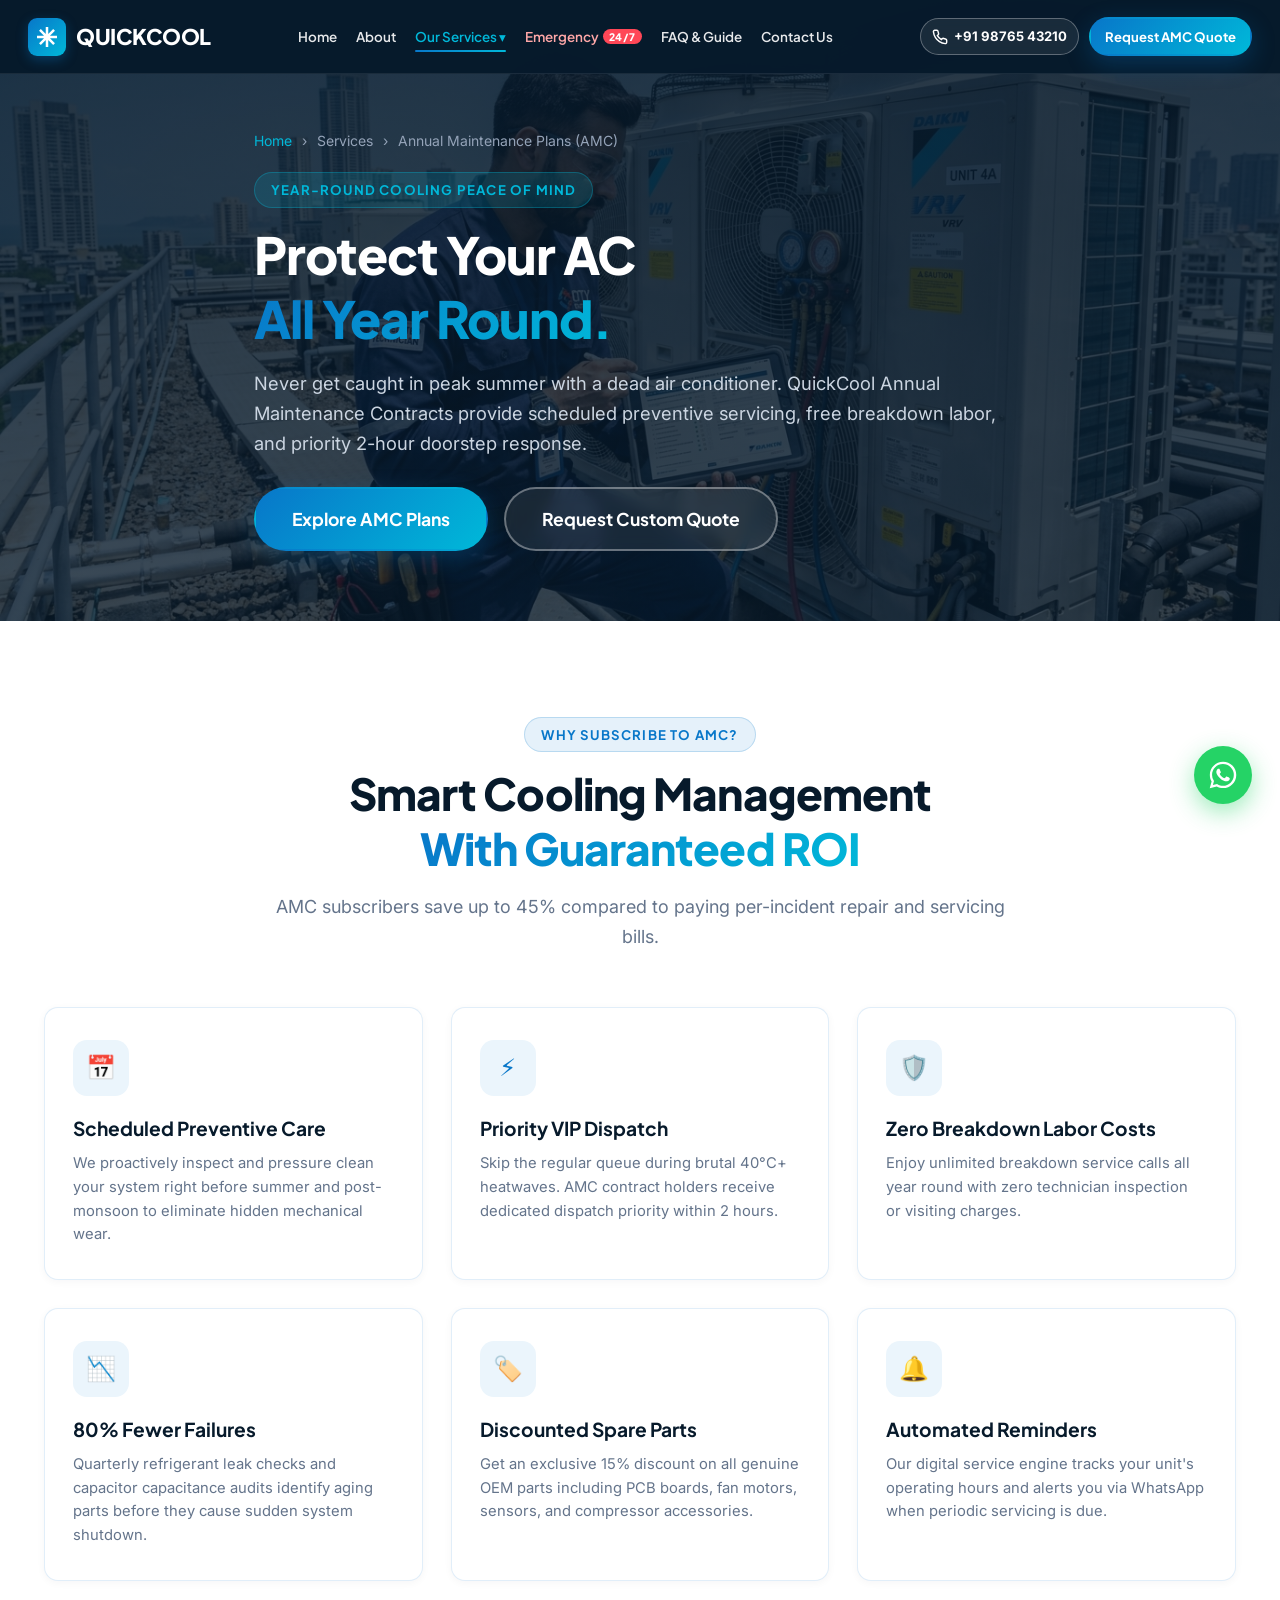
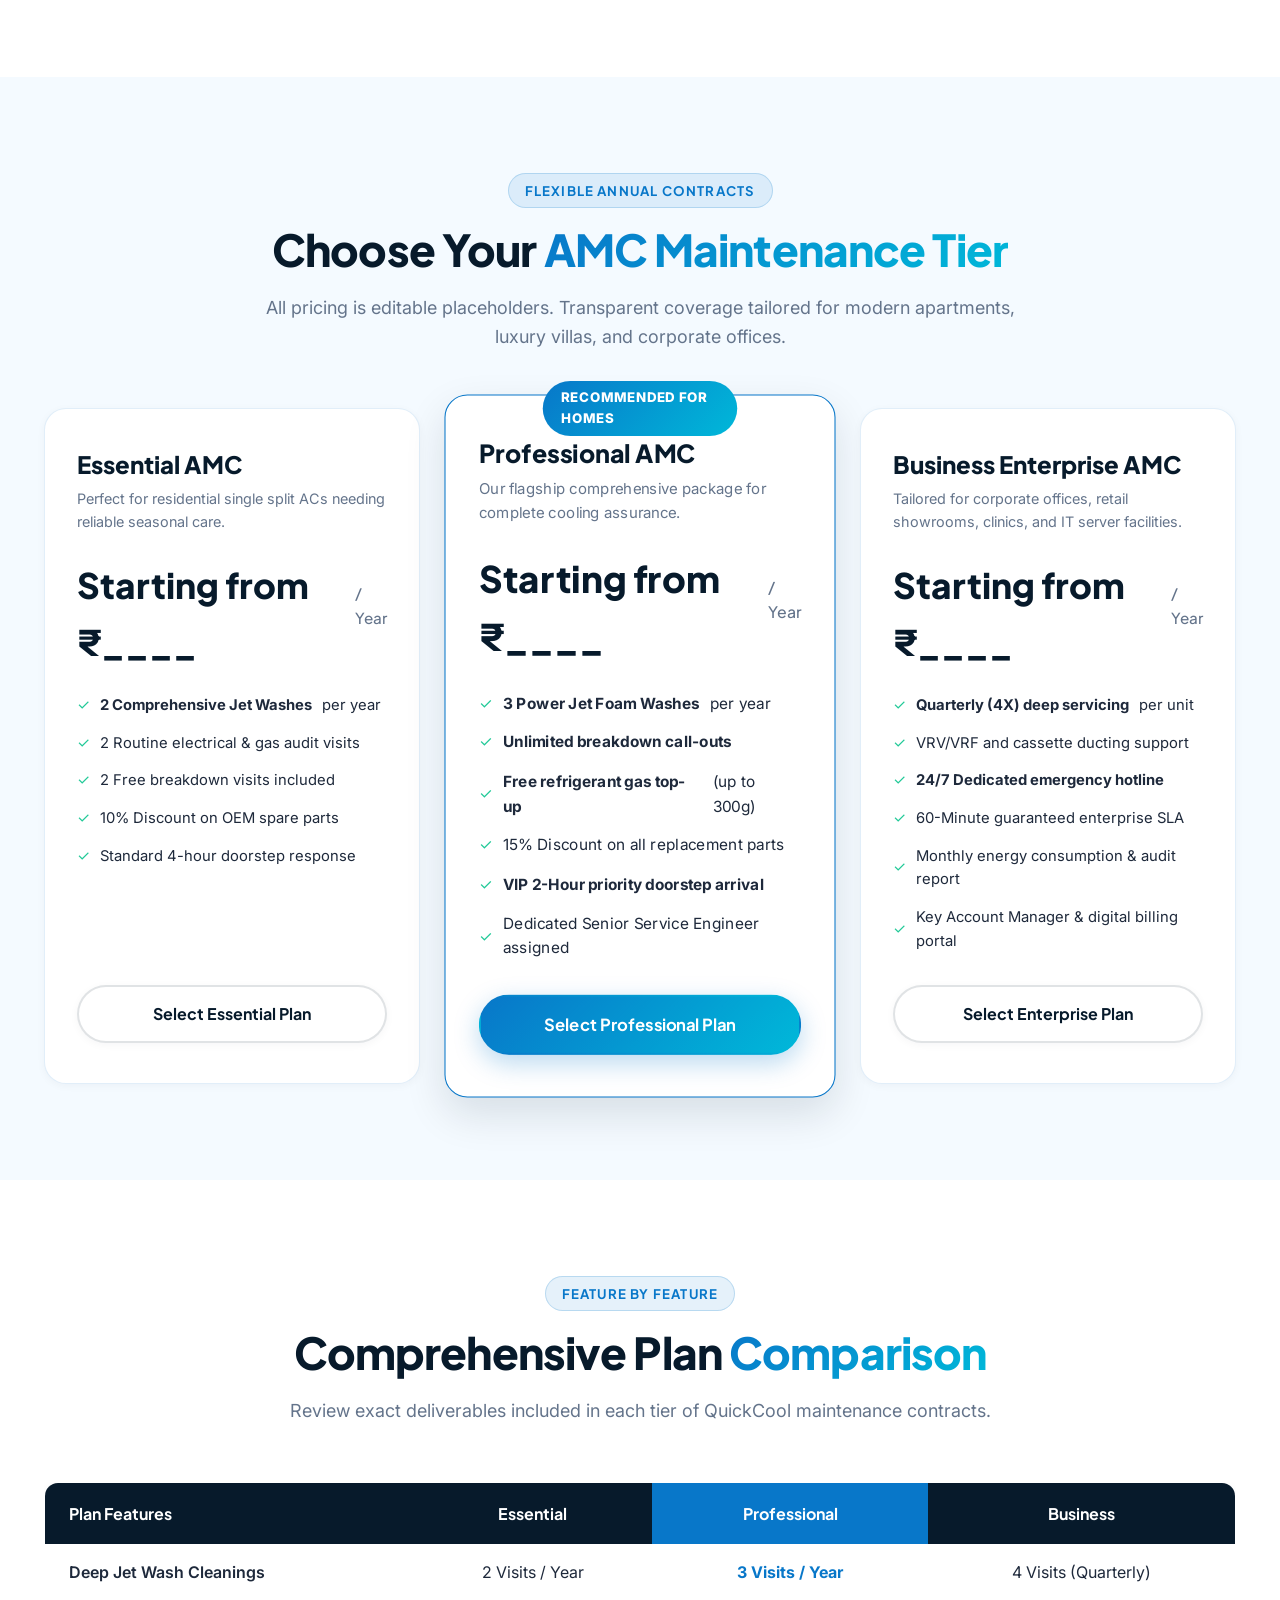
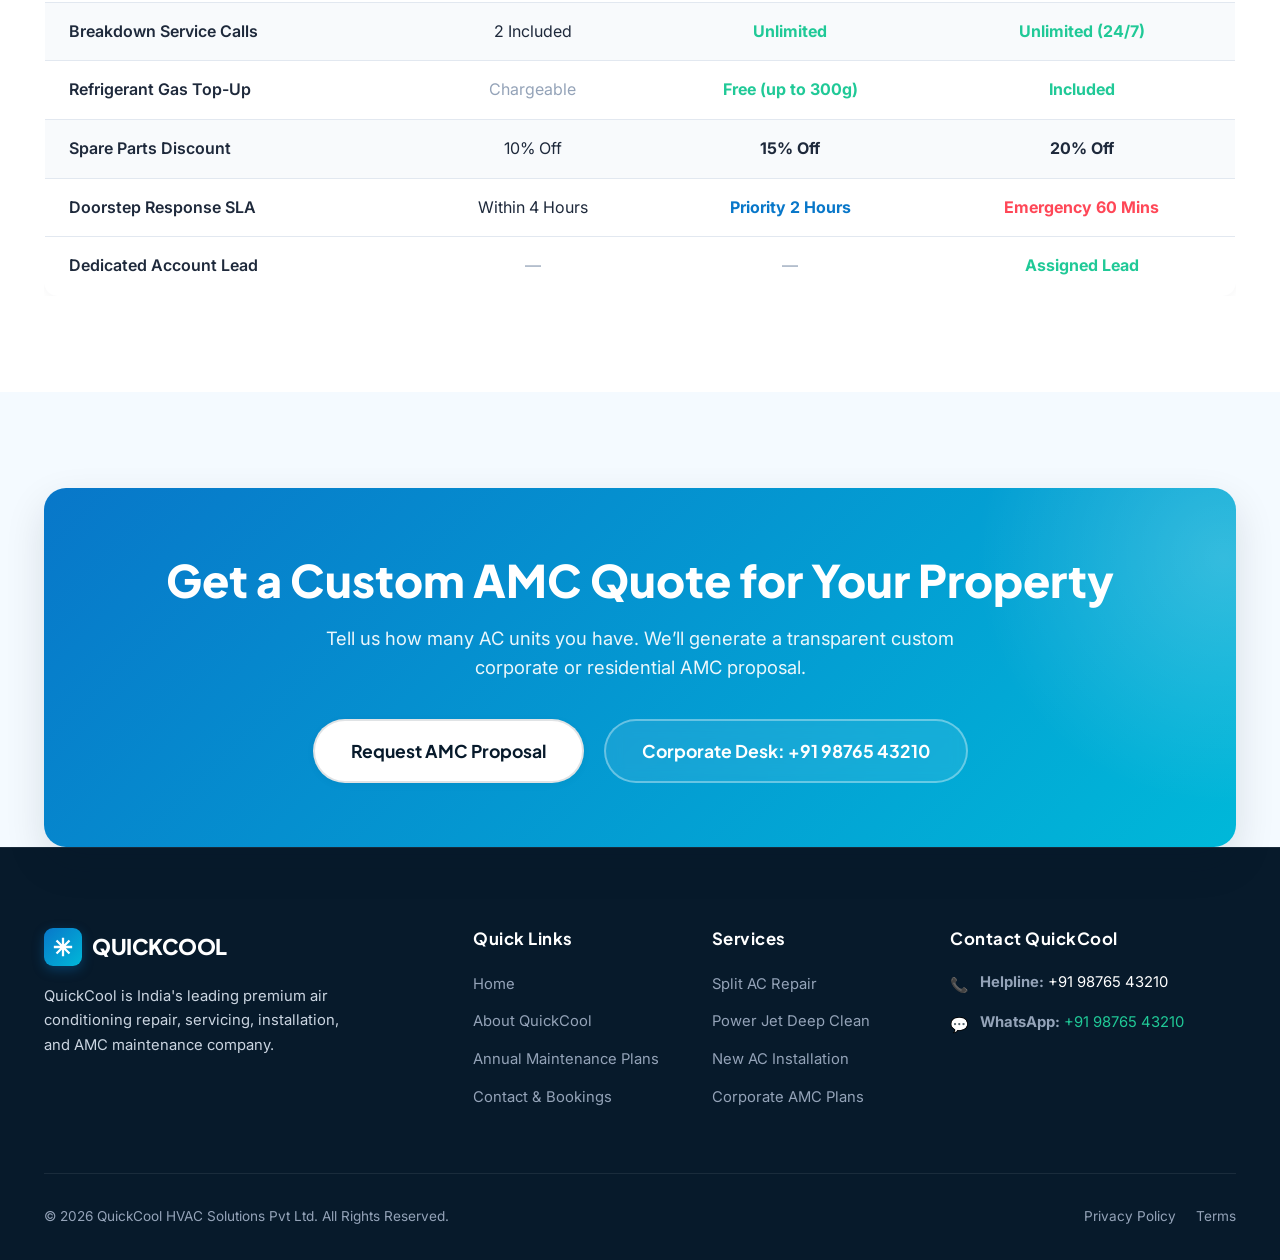
<file: amc.html>
<!DOCTYPE html>
<html lang="en">
<head>
  <meta charset="UTF-8">
  <meta name="viewport" content="width=device-width, initial-scale=1.0">
  <title>Annual Maintenance Contracts (AMC) | QuickCool AC Protection Plans</title>
  <meta name="description" content="Protect your home and office ACs all year round with QuickCool Annual Maintenance Contracts (AMC). Scheduled jet cleanings, zero repair labor charges, and priority 2-hour breakdown support.">
  
  <link rel="preconnect" href="https://fonts.googleapis.com">
  <link rel="preconnect" href="https://fonts.gstatic.com" crossorigin>
  <link href="https://fonts.googleapis.com/css2?family=Inter:wght@400;500;600;700&family=Plus+Jakarta+Sans:wght@600;700;800&display=swap" rel="stylesheet">
  <link rel="stylesheet" href="css/style.css?v=5.0">

  <script type="application/ld+json">
  {
    "@context": "https://schema.org",
    "@type": "Service",
    "name": "AC Annual Maintenance Contract (AMC)",
    "provider": {
      "@type": "HVACBusiness",
      "name": "QuickCool"
    },
    "serviceType": "HVAC Annual Maintenance",
    "offers": {
      "@type": "AggregateOffer",
      "priceCurrency": "INR",
      "description": "Essential, Professional, and Commercial AMC Plans starting from ₹____"
    }
  }
  </script>
</head>
<body>

  <!-- Header -->
  <header class="site-header" id="siteHeader">
    <div class="container header-inner">
      <a href="index.html" class="brand-logo" aria-label="QuickCool Home">
        <div class="brand-icon">
          <svg width="24" height="24" viewBox="0 0 24 24" fill="none" stroke="currentColor" stroke-width="2.5">
            <path d="M12 2v20M2 12h20M4.93 4.93l14.14 14.14M4.93 19.07L19.07 4.93"/>
          </svg>
        </div>
        <div class="brand-text">
          <span class="brand-name">QUICKCOOL</span>
          <span class="brand-tagline">Fast Service. Perfect Comfort.</span>
        </div>
      </a>

      <!-- Desktop Nav -->
      <nav class="main-nav">
        <ul class="nav-links">
          <li class="nav-item"><a href="index.html" class="nav-link">Home</a></li>
          <li class="nav-item"><a href="about.html" class="nav-link">About</a></li>
          <li class="nav-item has-dropdown">
            <a href="amc.html" class="nav-link active">Our Services ▾</a>
            <ul class="dropdown-menu">
              <li class="dropdown-item"><a href="ac-repair.html"><span class="dropdown-icon">🔧</span> AC Repair & Diagnostics</a></li>
              <li class="dropdown-item"><a href="ac-service.html"><span class="dropdown-icon">💧</span> AC Service & Jet Clean</a></li>
              <li class="dropdown-item"><a href="installation.html"><span class="dropdown-icon">📐</span> AC Installation & Relocation</a></li>
              <li class="dropdown-item"><a href="amc.html" style="color:var(--primary);"><span class="dropdown-icon">🛡️</span> Annual Maintenance (AMC)</a></li>
              <li class="dropdown-item"><a href="ac-types-brands.html"><span class="dropdown-icon">🏢</span> AC Types & All Brands</a></li>
              <li class="dropdown-item"><a href="emergency-service.html" style="color:var(--accent-red);"><span class="dropdown-icon">⚡</span> 24/7 Emergency AC Fix</a></li>
            </ul>
          </li>
          <li class="nav-item">
            <a href="emergency-service.html" class="nav-link nav-link-emergency">
              Emergency <span class="nav-badge-pill">24/7</span>
            </a>
          </li>
          <li class="nav-item"><a href="faq.html" class="nav-link">FAQ & Guide</a></li>
          <li class="nav-item"><a href="contact.html" class="nav-link">Contact Us</a></li>
        </ul>
      </nav>

      <div class="header-actions">
        <a href="tel:+919876543210" class="header-call-btn">
          <svg width="16" height="16" viewBox="0 0 24 24" fill="none" stroke="currentColor" stroke-width="2.2">
            <path d="M22 16.92v3a2 2 0 0 1-2.18 2 19.79 19.79 0 0 1-8.63-3.07 19.5 19.5 0 0 1-6-6 19.79 19.79 0 0 1-3.07-8.67A2 2 0 0 1 4.11 2h3a2 2 0 0 1 2 1.72 12.84 12.84 0 0 0 .7 2.81 2 2 0 0 1-.45 2.11L8.09 9.91a16 16 0 0 0 6 6l1.27-1.27a2 2 0 0 1 2.11-.45 12.84 12.84 0 0 0 2.81.7A2 2 0 0 1 22 16.92z"/>
          </svg>
          +91 98765 43210
        </a>
        <a href="#bookingModal" class="btn btn-primary open-booking-modal">Request AMC Quote</a>
        <button class="mobile-toggle" aria-label="Open Navigation">
          <svg width="24" height="24" viewBox="0 0 24 24" fill="none" stroke="currentColor" stroke-width="2.2">
            <line x1="3" y1="12" x2="21" y2="12"></line>
            <line x1="3" y1="6" x2="21" y2="6"></line>
            <line x1="3" y1="18" x2="21" y2="18"></line>
          </svg>
        </button>
      </div>
    </div>
  </header>

  <!-- Mobile Drawer -->
  <div class="mobile-overlay" id="mobileOverlay"></div>
  <aside class="mobile-nav-drawer" id="mobileDrawer">
    <div class="mobile-drawer-header">
      <div class="brand-logo">
        <div class="brand-icon">
          <svg width="20" height="20" viewBox="0 0 24 24" fill="none" stroke="currentColor" stroke-width="2.5">
            <path d="M12 2v20M2 12h20M4.93 4.93l14.14 14.14M4.93 19.07L19.07 4.93"/>
          </svg>
        </div>
        <span class="brand-name" style="color:#FFF;">QUICKCOOL</span>
      </div>
      <button class="drawer-close" aria-label="Close Navigation">&times;</button>
    </div>
    <ul class="mobile-nav-list">
      <li class="mobile-nav-item"><a href="index.html" class="mobile-nav-link">Home</a></li>
      <li class="mobile-nav-item"><a href="about.html" class="mobile-nav-link">About Us</a></li>
      <li class="mobile-nav-item"><a href="ac-repair.html" class="mobile-nav-link">AC Repair</a></li>
      <li class="mobile-nav-item"><a href="ac-service.html" class="mobile-nav-link">AC Service & Jet Clean</a></li>
      <li class="mobile-nav-item"><a href="installation.html" class="mobile-nav-link">AC Installation</a></li>
      <li class="mobile-nav-item"><a href="amc.html" class="mobile-nav-link active">Annual Maintenance (AMC)</a></li>
      <li class="mobile-nav-item"><a href="ac-types-brands.html" class="mobile-nav-link">AC Types & Brands</a></li>
      <li class="mobile-nav-item"><a href="emergency-service.html" class="mobile-nav-link" style="color:var(--accent-red);">Emergency AC</a></li>
      <li class="mobile-nav-item"><a href="faq.html" class="mobile-nav-link">FAQ & Knowledge</a></li>
      <li class="mobile-nav-item"><a href="contact.html" class="mobile-nav-link">Contact Us</a></li>
    </ul>
  </aside>

  <!-- PAGE HERO -->
  <section class="page-hero">
    <img src="images/amc_hero.jpg" alt="QuickCool Commercial Rooftop VRV AMC Preventive Maintenance" class="page-hero-bg">
    <div class="page-hero-overlay"></div>
    <div class="container page-hero-content">
      <ul class="breadcrumb">
        <li><a href="index.html">Home</a></li>
        <li>›</li>
        <li>Services</li>
        <li>›</li>
        <li>Annual Maintenance Plans (AMC)</li>
      </ul>
      <span class="badge-tag badge-light">Year-Round Cooling Peace of Mind</span>
      <h1 class="page-hero-title">Protect Your AC<br><span class="gradient-text">All Year Round.</span></h1>
      <p class="page-hero-desc">
        Never get caught in peak summer with a dead air conditioner. QuickCool Annual Maintenance Contracts provide scheduled preventive servicing, free breakdown labor, and priority 2-hour doorstep response.
      </p>
      <div style="display:flex; gap:16px; flex-wrap:wrap;">
        <a href="#amcPlans" class="btn btn-primary btn-lg">Explore AMC Plans</a>
        <a href="#bookingModal" class="btn btn-outline-white btn-lg open-booking-modal">Request Custom Quote</a>
      </div>
    </div>
  </section>

  <!-- AMC ADVANTAGES (6 BENEFITS) -->
  <section class="section bg-white">
    <div class="container">
      <div class="section-header">
        <span class="badge-tag">Why Subscribe to AMC?</span>
        <h2 class="section-title">Smart Cooling Management<br><span class="gradient-text">With Guaranteed ROI</span></h2>
        <p class="section-desc">AMC subscribers save up to 45% compared to paying per-incident repair and servicing bills.</p>
      </div>

      <div class="benefits-grid">
        <div class="benefit-card">
          <div class="benefit-icon">📅</div>
          <h3 class="benefit-title">Scheduled Preventive Care</h3>
          <p class="benefit-desc">We proactively inspect and pressure clean your system right before summer and post-monsoon to eliminate hidden mechanical wear.</p>
        </div>

        <div class="benefit-card">
          <div class="benefit-icon">⚡</div>
          <h3 class="benefit-title">Priority VIP Dispatch</h3>
          <p class="benefit-desc">Skip the regular queue during brutal 40°C+ heatwaves. AMC contract holders receive dedicated dispatch priority within 2 hours.</p>
        </div>

        <div class="benefit-card">
          <div class="benefit-icon">🛡️</div>
          <h3 class="benefit-title">Zero Breakdown Labor Costs</h3>
          <p class="benefit-desc">Enjoy unlimited breakdown service calls all year round with zero technician inspection or visiting charges.</p>
        </div>

        <div class="benefit-card">
          <div class="benefit-icon">📉</div>
          <h3 class="benefit-title">80% Fewer Failures</h3>
          <p class="benefit-desc">Quarterly refrigerant leak checks and capacitor capacitance audits identify aging parts before they cause sudden system shutdown.</p>
        </div>

        <div class="benefit-card">
          <div class="benefit-icon">🏷️</div>
          <h3 class="benefit-title">Discounted Spare Parts</h3>
          <p class="benefit-desc">Get an exclusive 15% discount on all genuine OEM parts including PCB boards, fan motors, sensors, and compressor accessories.</p>
        </div>

        <div class="benefit-card">
          <div class="benefit-icon">🔔</div>
          <h3 class="benefit-title">Automated Reminders</h3>
          <p class="benefit-desc">Our digital service engine tracks your unit's operating hours and alerts you via WhatsApp when periodic servicing is due.</p>
        </div>
      </div>
    </div>
  </section>

  <!-- 3 PREMIUM AMC PLANS -->
  <section class="section bg-ice" id="amcPlans">
    <div class="container">
      <div class="section-header">
        <span class="badge-tag">Flexible Annual Contracts</span>
        <h2 class="section-title">Choose Your <span class="gradient-text">AMC Maintenance Tier</span></h2>
        <p class="section-desc">All pricing is editable placeholders. Transparent coverage tailored for modern apartments, luxury villas, and corporate offices.</p>
      </div>

      <div class="amc-grid">
        <!-- Tier 1 -->
        <div class="amc-card">
          <h3 class="amc-plan-name">Essential AMC</h3>
          <p class="amc-plan-desc">Perfect for residential single split ACs needing reliable seasonal care.</p>
          <div class="amc-price">Starting from ₹____ <span>/ Year</span></div>
          <ul class="amc-features-list">
            <li class="amc-feature-item"><span class="amc-check">✓</span> <strong>2 Comprehensive Jet Washes</strong> per year</li>
            <li class="amc-feature-item"><span class="amc-check">✓</span> 2 Routine electrical & gas audit visits</li>
            <li class="amc-feature-item"><span class="amc-check">✓</span> 2 Free breakdown visits included</li>
            <li class="amc-feature-item"><span class="amc-check">✓</span> 10% Discount on OEM spare parts</li>
            <li class="amc-feature-item"><span class="amc-check">✓</span> Standard 4-hour doorstep response</li>
          </ul>
          <a href="#bookingModal" class="btn btn-secondary open-booking-modal" style="width:100%;">Select Essential Plan</a>
        </div>

        <!-- Tier 2 (Featured) -->
        <div class="amc-card featured">
          <div class="popular-badge">RECOMMENDED FOR HOMES</div>
          <h3 class="amc-plan-name">Professional AMC</h3>
          <p class="amc-plan-desc">Our flagship comprehensive package for complete cooling assurance.</p>
          <div class="amc-price">Starting from ₹____ <span>/ Year</span></div>
          <ul class="amc-features-list">
            <li class="amc-feature-item"><span class="amc-check">✓</span> <strong>3 Power Jet Foam Washes</strong> per year</li>
            <li class="amc-feature-item"><span class="amc-check">✓</span> <strong>Unlimited breakdown call-outs</strong></li>
            <li class="amc-feature-item"><span class="amc-check">✓</span> <strong>Free refrigerant gas top-up</strong> (up to 300g)</li>
            <li class="amc-feature-item"><span class="amc-check">✓</span> 15% Discount on all replacement parts</li>
            <li class="amc-feature-item"><span class="amc-check">✓</span> <strong>VIP 2-Hour priority doorstep arrival</strong></li>
            <li class="amc-feature-item"><span class="amc-check">✓</span> Dedicated Senior Service Engineer assigned</li>
          </ul>
          <a href="#bookingModal" class="btn btn-primary open-booking-modal" style="width:100%;">Select Professional Plan</a>
        </div>

        <!-- Tier 3 -->
        <div class="amc-card">
          <h3 class="amc-plan-name">Business Enterprise AMC</h3>
          <p class="amc-plan-desc">Tailored for corporate offices, retail showrooms, clinics, and IT server facilities.</p>
          <div class="amc-price">Starting from ₹____ <span>/ Year</span></div>
          <ul class="amc-features-list">
            <li class="amc-feature-item"><span class="amc-check">✓</span> <strong>Quarterly (4X) deep servicing</strong> per unit</li>
            <li class="amc-feature-item"><span class="amc-check">✓</span> VRV/VRF and cassette ducting support</li>
            <li class="amc-feature-item"><span class="amc-check">✓</span> <strong>24/7 Dedicated emergency hotline</strong></li>
            <li class="amc-feature-item"><span class="amc-check">✓</span> 60-Minute guaranteed enterprise SLA</li>
            <li class="amc-feature-item"><span class="amc-check">✓</span> Monthly energy consumption & audit report</li>
            <li class="amc-feature-item"><span class="amc-check">✓</span> Key Account Manager & digital billing portal</li>
          </ul>
          <a href="#bookingModal" class="btn btn-secondary open-booking-modal" style="width:100%;">Select Enterprise Plan</a>
        </div>
      </div>
    </div>
  </section>

  <!-- AMC COMPARISON TABLE -->
  <section class="section bg-white">
    <div class="container">
      <div class="section-header">
        <span class="badge-tag">Feature By Feature</span>
        <h2 class="section-title">Comprehensive Plan <span class="gradient-text">Comparison</span></h2>
        <p class="section-desc">Review exact deliverables included in each tier of QuickCool maintenance contracts.</p>
      </div>

      <div style="overflow-x:auto;">
        <table style="width:100%; border-collapse:collapse; background:#FFF; border-radius:var(--radius-md); overflow:hidden; box-shadow:var(--shadow-sm); border:1px solid var(--border-light);">
          <thead>
            <tr style="background:var(--dark); color:#FFF; text-align:left;">
              <th style="padding:18px 24px; font-family:var(--font-heading);">Plan Features</th>
              <th style="padding:18px 24px; font-family:var(--font-heading); text-align:center;">Essential</th>
              <th style="padding:18px 24px; font-family:var(--font-heading); text-align:center; background:var(--primary);">Professional</th>
              <th style="padding:18px 24px; font-family:var(--font-heading); text-align:center;">Business</th>
            </tr>
          </thead>
          <tbody>
            <tr style="border-bottom:1px solid #E2E8F0;">
              <td style="padding:16px 24px; font-weight:600;">Deep Jet Wash Cleanings</td>
              <td style="padding:16px 24px; text-align:center;">2 Visits / Year</td>
              <td style="padding:16px 24px; text-align:center; font-weight:700; color:var(--primary);">3 Visits / Year</td>
              <td style="padding:16px 24px; text-align:center;">4 Visits (Quarterly)</td>
            </tr>
            <tr style="border-bottom:1px solid #E2E8F0; background:#F8FAFC;">
              <td style="padding:16px 24px; font-weight:600;">Breakdown Service Calls</td>
              <td style="padding:16px 24px; text-align:center;">2 Included</td>
              <td style="padding:16px 24px; text-align:center; font-weight:700; color:var(--accent-green);">Unlimited</td>
              <td style="padding:16px 24px; text-align:center; font-weight:700; color:var(--accent-green);">Unlimited (24/7)</td>
            </tr>
            <tr style="border-bottom:1px solid #E2E8F0;">
              <td style="padding:16px 24px; font-weight:600;">Refrigerant Gas Top-Up</td>
              <td style="padding:16px 24px; text-align:center; color:#94A3B8;">Chargeable</td>
              <td style="padding:16px 24px; text-align:center; color:var(--accent-green); font-weight:700;">Free (up to 300g)</td>
              <td style="padding:16px 24px; text-align:center; color:var(--accent-green); font-weight:700;">Included</td>
            </tr>
            <tr style="border-bottom:1px solid #E2E8F0; background:#F8FAFC;">
              <td style="padding:16px 24px; font-weight:600;">Spare Parts Discount</td>
              <td style="padding:16px 24px; text-align:center;">10% Off</td>
              <td style="padding:16px 24px; text-align:center; font-weight:700;">15% Off</td>
              <td style="padding:16px 24px; text-align:center; font-weight:700;">20% Off</td>
            </tr>
            <tr style="border-bottom:1px solid #E2E8F0;">
              <td style="padding:16px 24px; font-weight:600;">Doorstep Response SLA</td>
              <td style="padding:16px 24px; text-align:center;">Within 4 Hours</td>
              <td style="padding:16px 24px; text-align:center; font-weight:700; color:var(--primary);">Priority 2 Hours</td>
              <td style="padding:16px 24px; text-align:center; font-weight:700; color:var(--accent-red);">Emergency 60 Mins</td>
            </tr>
            <tr>
              <td style="padding:16px 24px; font-weight:600;">Dedicated Account Lead</td>
              <td style="padding:16px 24px; text-align:center; color:#94A3B8;">—</td>
              <td style="padding:16px 24px; text-align:center; color:#94A3B8;">—</td>
              <td style="padding:16px 24px; text-align:center; color:var(--accent-green); font-weight:700;">Assigned Lead</td>
            </tr>
          </tbody>
        </table>
      </div>
    </div>
  </section>

  <!-- CTA BANNER -->
  <section class="section bg-ice" style="padding-bottom:0;">
    <div class="container">
      <div class="cta-banner">
        <h2 class="cta-banner-title">Get a Custom AMC Quote for Your Property</h2>
        <p class="cta-banner-desc">Tell us how many AC units you have. We’ll generate a transparent custom corporate or residential AMC proposal.</p>
        <div class="cta-banner-actions">
          <a href="#bookingModal" class="btn btn-secondary btn-lg open-booking-modal">Request AMC Proposal</a>
          <a href="tel:+919876543210" class="btn btn-outline-white btn-lg">Corporate Desk: +91 98765 43210</a>
        </div>
      </div>
    </div>
  </section>

  <!-- FOOTER -->
  <footer class="site-footer">
    <div class="container">
      <div class="footer-top">
        <div>
          <a href="index.html" class="brand-logo" style="margin-bottom:12px;">
            <div class="brand-icon">
              <svg width="22" height="22" viewBox="0 0 24 24" fill="none" stroke="currentColor" stroke-width="2.5">
                <path d="M12 2v20M2 12h20M4.93 4.93l14.14 14.14M4.93 19.07L19.07 4.93"/>
              </svg>
            </div>
            <span class="brand-name" style="color:#FFF;">QUICKCOOL</span>
          </a>
          <p class="footer-brand-desc">QuickCool is India's leading premium air conditioning repair, servicing, installation, and AMC maintenance company.</p>
        </div>
        <div>
          <h4 class="footer-heading">Quick Links</h4>
          <ul class="footer-links">
            <li class="footer-link"><a href="index.html">Home</a></li>
            <li class="footer-link"><a href="about.html">About QuickCool</a></li>
            <li class="footer-link"><a href="amc.html">Annual Maintenance Plans</a></li>
            <li class="footer-link"><a href="contact.html">Contact & Bookings</a></li>
          </ul>
        </div>
        <div>
          <h4 class="footer-heading">Services</h4>
          <ul class="footer-links">
            <li class="footer-link"><a href="ac-repair.html">Split AC Repair</a></li>
            <li class="footer-link"><a href="ac-service.html">Power Jet Deep Clean</a></li>
            <li class="footer-link"><a href="installation.html">New AC Installation</a></li>
            <li class="footer-link"><a href="amc.html">Corporate AMC Plans</a></li>
          </ul>
        </div>
        <div>
          <h4 class="footer-heading">Contact QuickCool</h4>
          <ul class="footer-contact-list">
            <li class="footer-contact-item">
              <span class="footer-contact-icon">📞</span>
              <div><strong>Helpline:</strong> <a href="tel:+919876543210" style="color:#FFF;">+91 98765 43210</a></div>
            </li>
            <li class="footer-contact-item">
              <span class="footer-contact-icon">💬</span>
              <div><strong>WhatsApp:</strong> <a href="https://wa.me/919876543210" style="color:var(--accent-green);">+91 98765 43210</a></div>
            </li>
          </ul>
        </div>
      </div>
      <div class="footer-bottom">
        <div>© 2026 QuickCool HVAC Solutions Pvt Ltd. All Rights Reserved.</div>
        <div class="footer-legal-links"><a href="#">Privacy Policy</a> <a href="#">Terms</a></div>
      </div>
    </div>
  </footer>

  <!-- Floating & Modals -->
  <a href="https://wa.me/919876543210?text=Hi%20QuickCool,%20I%20want%20information%20on%20AMC%20plans" class="floating-whatsapp" target="_blank" aria-label="WhatsApp QuickCool">
    <svg width="32" height="32" viewBox="0 0 24 24" fill="currentColor"><path d="M12.04 2c-5.46 0-9.91 4.45-9.91 9.91 0 1.75.46 3.45 1.32 4.95L2.05 22l5.25-1.38c1.45.79 3.08 1.21 4.74 1.21 5.46 0 9.91-4.45 9.91-9.91 0-2.65-1.03-5.14-2.9-7.01A9.816 9.816 0 0 0 12.04 2zm0 18.06c-1.48 0-2.93-.4-4.2-1.15l-.3-.18-3.12.82.83-3.04-.2-.31a8.134 8.134 0 0 1-1.25-4.29c0-4.5 3.66-8.16 8.16-8.16 2.18 0 4.23.85 5.77 2.39a8.11 8.11 0 0 1 2.39 5.77c0 4.5-3.66 8.14-8.17 8.14zm4.47-6.1c-.24-.12-1.45-.72-1.68-.8-.23-.08-.39-.12-.56.12-.17.25-.64.8-.79.97-.14.17-.29.2-.53.08-.24-.12-1.03-.38-1.96-1.21-.73-.65-1.22-1.45-1.36-1.7-.14-.24-.01-.38.11-.5.11-.11.24-.29.37-.43.12-.14.16-.24.24-.4.08-.17.04-.31-.02-.43s-.56-1.35-.77-1.85c-.2-.49-.41-.42-.56-.43h-.48c-.16 0-.43.06-.66.31-.23.25-.87.85-.87 2.07s.89 2.4 1.01 2.57c.12.17 1.76 2.68 4.25 3.76.59.26 1.05.41 1.41.53.59.19 1.13.16 1.56.1.48-.07 1.45-.59 1.66-1.16.2-.57.2-1.06.14-1.16-.06-.11-.22-.17-.46-.29z"/></svg>
  </a>

  <div class="mobile-bottom-bar">
    <a href="tel:+919876543210" class="mobile-bottom-btn mobile-bottom-call"><span>📞</span> Call</a>
    <a href="https://wa.me/919876543210" class="mobile-bottom-btn mobile-bottom-wa"><span>💬</span> WhatsApp</a>
    <a href="#bookingModal" class="mobile-bottom-btn mobile-bottom-book open-booking-modal"><span>📅</span> Book AMC</a>
  </div>

  <div class="modal-overlay" id="bookingModal">
    <div class="modal-card">
      <button class="modal-close" aria-label="Close Modal">&times;</button>
      <div class="booking-container">
        <form class="booking-form" id="bookingForm">
          <div style="margin-bottom:24px; text-align:center;">
            <span class="badge-tag">Custom AMC Plan Request</span>
            <h3 style="font-size:1.6rem; font-weight:800; color:var(--dark); margin-top:6px;">Request AMC Proposal</h3>
            <p style="font-size:0.9rem; color:var(--text-muted);">Receive a tailored annual maintenance quote within 10 minutes.</p>
          </div>
          <div class="form-fields-container form-grid">
            <div class="form-group">
              <label class="form-label">Full Name *</label>
              <input type="text" name="name" class="form-control" placeholder="e.g. Arvind Mehta" required>
            </div>
            <div class="form-group">
              <label class="form-label">Phone Number *</label>
              <input type="tel" name="phone" class="form-control" placeholder="e.g. +91 98765 43210" required>
            </div>
            <div class="form-group">
              <label class="form-label">AMC Tier Desired *</label>
              <select name="service_type" class="form-control" required>
                <option value="Professional AMC" selected>Professional Home AMC</option>
                <option value="Essential AMC">Essential Home AMC</option>
                <option value="Enterprise AMC">Business Enterprise AMC</option>
              </select>
            </div>
            <div class="form-group">
              <label class="form-label">Number of AC Units *</label>
              <input type="number" name="units" class="form-control" placeholder="e.g. 3" min="1" required>
            </div>
            <div class="form-group full-width">
              <label class="form-label">Location / Building Address *</label>
              <input type="text" name="address" class="form-control" placeholder="Apartment / Office Complex, Area, City" required>
            </div>
            <div class="form-group full-width">
              <button type="submit" class="btn btn-primary btn-lg" style="width:100%;">Submit AMC Inquiry</button>
            </div>
          </div>
        </form>
        <div class="success-message-box">
          <div class="success-icon-check">✓</div>
          <h3 style="font-size:1.8rem; font-weight:800; color:var(--dark); margin-bottom:12px;">AMC Request Received!</h3>
          <p style="font-size:1.05rem; color:var(--text-muted); line-height:1.6; max-width:480px; margin:0 auto 24px;">
            Thank you! A QuickCool AMC account manager will contact you with your personalized quote and maintenance schedule.
          </p>
          <button class="btn btn-secondary" data-close-modal>Close</button>
        </div>
      </div>
    </div>
  </div>

  <script src="js/main.js?v=5.0"></script>
</body>
</html>
</file>
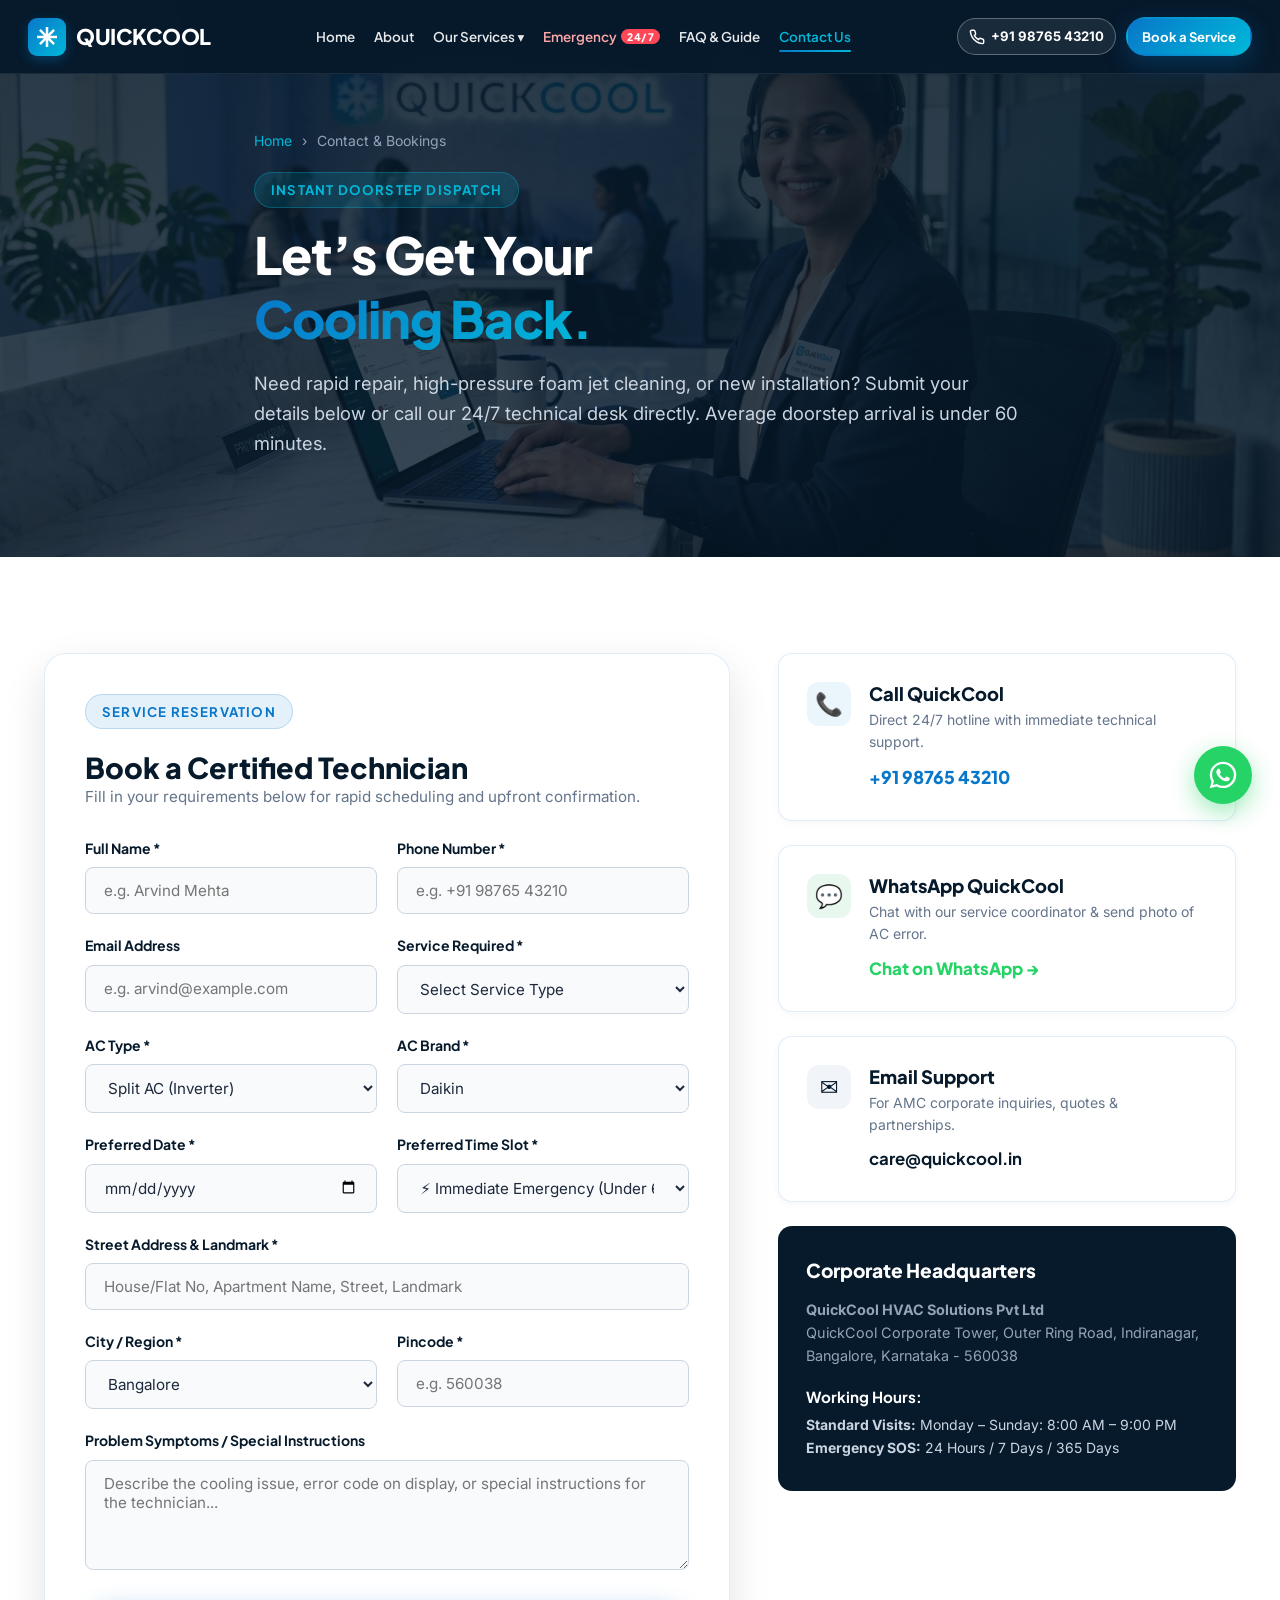
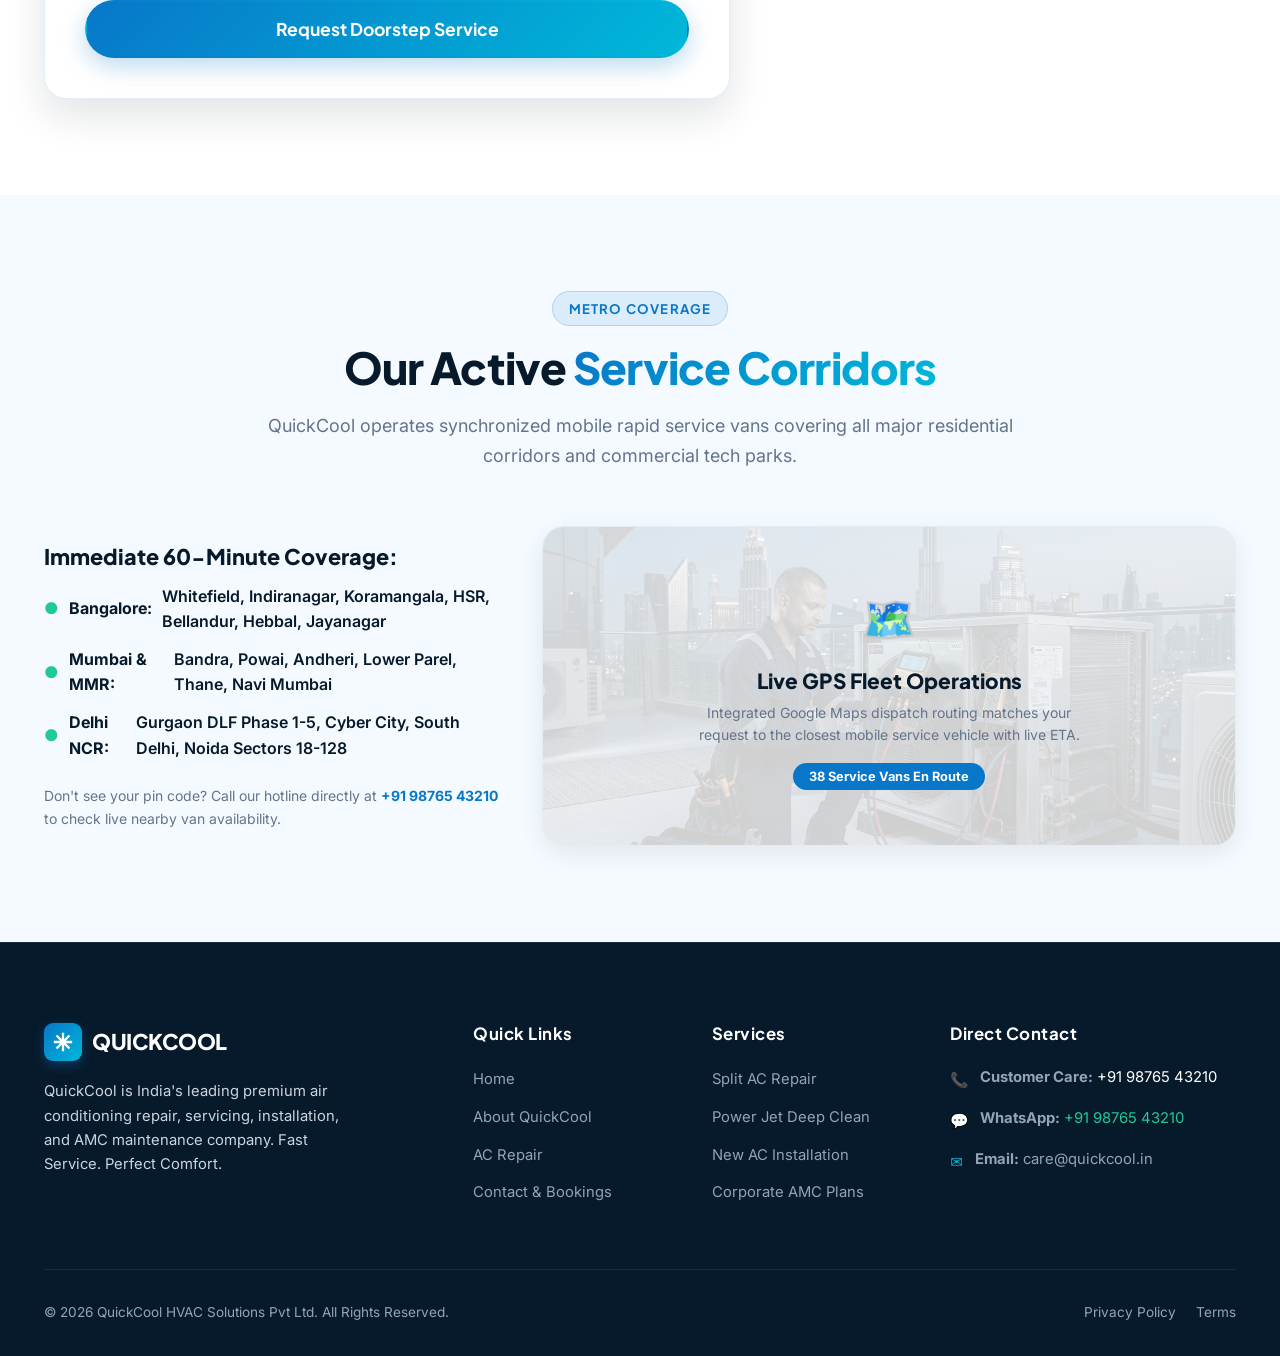
<file: contact.html>
<!DOCTYPE html>
<html lang="en">
<head>
  <meta charset="UTF-8">
  <meta name="viewport" content="width=device-width, initial-scale=1.0">
  <title>Contact & Book a Service | QuickCool Doorstep Cooling Experts</title>
  <meta name="description" content="Book a certified QuickCool AC technician online in 60 seconds. Choose your preferred time slot, track arrival, and enjoy transparent pricing with 90-day warranty.">
  
  <link rel="preconnect" href="https://fonts.googleapis.com">
  <link rel="preconnect" href="https://fonts.gstatic.com" crossorigin>
  <link href="https://fonts.googleapis.com/css2?family=Inter:wght@400;500;600;700&family=Plus+Jakarta+Sans:wght@600;700;800&display=swap" rel="stylesheet">
  <link rel="stylesheet" href="css/style.css?v=5.0">

  <script type="application/ld+json">
  {
    "@context": "https://schema.org",
    "@type": "ContactPage",
    "mainEntity": {
      "@type": "HVACBusiness",
      "name": "QuickCool",
      "telephone": "+91-98765-43210",
      "email": "care@quickcool.in",
      "address": {
        "@type": "PostalAddress",
        "streetAddress": "QuickCool Corporate Hub, Tech Park Boulevard",
        "addressLocality": "Bangalore",
        "addressRegion": "KA",
        "postalCode": "560038",
        "addressCountry": "IN"
      }
    }
  }
  </script>
</head>
<body>

  <!-- Header -->
  <header class="site-header" id="siteHeader">
    <div class="container header-inner">
      <a href="index.html" class="brand-logo" aria-label="QuickCool Home">
        <div class="brand-icon">
          <svg width="24" height="24" viewBox="0 0 24 24" fill="none" stroke="currentColor" stroke-width="2.5">
            <path d="M12 2v20M2 12h20M4.93 4.93l14.14 14.14M4.93 19.07L19.07 4.93"/>
          </svg>
        </div>
        <div class="brand-text">
          <span class="brand-name">QUICKCOOL</span>
          <span class="brand-tagline">Fast Service. Perfect Comfort.</span>
        </div>
      </a>

      <!-- Desktop Nav -->
      <nav class="main-nav">
        <ul class="nav-links">
          <li class="nav-item"><a href="index.html" class="nav-link">Home</a></li>
          <li class="nav-item"><a href="about.html" class="nav-link">About</a></li>
          <li class="nav-item has-dropdown">
            <a href="ac-repair.html" class="nav-link">Our Services ▾</a>
            <ul class="dropdown-menu">
              <li class="dropdown-item"><a href="ac-repair.html"><span class="dropdown-icon">🔧</span> AC Repair & Diagnostics</a></li>
              <li class="dropdown-item"><a href="ac-service.html"><span class="dropdown-icon">💧</span> AC Service & Jet Clean</a></li>
              <li class="dropdown-item"><a href="installation.html"><span class="dropdown-icon">📐</span> AC Installation & Relocation</a></li>
              <li class="dropdown-item"><a href="amc.html"><span class="dropdown-icon">🛡️</span> Annual Maintenance (AMC)</a></li>
              <li class="dropdown-item"><a href="ac-types-brands.html"><span class="dropdown-icon">🏢</span> AC Types & All Brands</a></li>
              <li class="dropdown-item"><a href="emergency-service.html" style="color:var(--accent-red);"><span class="dropdown-icon">⚡</span> 24/7 Emergency AC Fix</a></li>
            </ul>
          </li>
          <li class="nav-item">
            <a href="emergency-service.html" class="nav-link nav-link-emergency">
              Emergency <span class="nav-badge-pill">24/7</span>
            </a>
          </li>
          <li class="nav-item"><a href="faq.html" class="nav-link">FAQ & Guide</a></li>
          <li class="nav-item"><a href="contact.html" class="nav-link active">Contact Us</a></li>
        </ul>
      </nav>

      <div class="header-actions">
        <a href="tel:+919876543210" class="header-call-btn">
          <svg width="16" height="16" viewBox="0 0 24 24" fill="none" stroke="currentColor" stroke-width="2.2">
            <path d="M22 16.92v3a2 2 0 0 1-2.18 2 19.79 19.79 0 0 1-8.63-3.07 19.5 19.5 0 0 1-6-6 19.79 19.79 0 0 1-3.07-8.67A2 2 0 0 1 4.11 2h3a2 2 0 0 1 2 1.72 12.84 12.84 0 0 0 .7 2.81 2 2 0 0 1-.45 2.11L8.09 9.91a16 16 0 0 0 6 6l1.27-1.27a2 2 0 0 1 2.11-.45 12.84 12.84 0 0 0 2.81.7A2 2 0 0 1 22 16.92z"/>
          </svg>
          +91 98765 43210
        </a>
        <a href="#bookingSection" class="btn btn-primary open-booking-modal">Book a Service</a>
        <button class="mobile-toggle" aria-label="Open Navigation">
          <svg width="24" height="24" viewBox="0 0 24 24" fill="none" stroke="currentColor" stroke-width="2.2">
            <line x1="3" y1="12" x2="21" y2="12"></line>
            <line x1="3" y1="6" x2="21" y2="6"></line>
            <line x1="3" y1="18" x2="21" y2="18"></line>
          </svg>
        </button>
      </div>
    </div>
  </header>

  <!-- Mobile Drawer -->
  <div class="mobile-overlay" id="mobileOverlay"></div>
  <aside class="mobile-nav-drawer" id="mobileDrawer">
    <div class="mobile-drawer-header">
      <div class="brand-logo">
        <div class="brand-icon">
          <svg width="20" height="20" viewBox="0 0 24 24" fill="none" stroke="currentColor" stroke-width="2.5">
            <path d="M12 2v20M2 12h20M4.93 4.93l14.14 14.14M4.93 19.07L19.07 4.93"/>
          </svg>
        </div>
        <span class="brand-name" style="color:#FFF;">QUICKCOOL</span>
      </div>
      <button class="drawer-close" aria-label="Close Navigation">&times;</button>
    </div>
    <ul class="mobile-nav-list">
      <li class="mobile-nav-item"><a href="index.html" class="mobile-nav-link">Home</a></li>
      <li class="mobile-nav-item"><a href="about.html" class="mobile-nav-link">About Us</a></li>
      <li class="mobile-nav-item"><a href="ac-repair.html" class="mobile-nav-link">AC Repair</a></li>
      <li class="mobile-nav-item"><a href="ac-service.html" class="mobile-nav-link">AC Service & Jet Clean</a></li>
      <li class="mobile-nav-item"><a href="installation.html" class="mobile-nav-link">AC Installation</a></li>
      <li class="mobile-nav-item"><a href="amc.html" class="mobile-nav-link">Annual Maintenance (AMC)</a></li>
      <li class="mobile-nav-item"><a href="ac-types-brands.html" class="mobile-nav-link">AC Types & Brands</a></li>
      <li class="mobile-nav-item"><a href="emergency-service.html" class="mobile-nav-link" style="color:var(--accent-red);">Emergency AC</a></li>
      <li class="mobile-nav-item"><a href="faq.html" class="mobile-nav-link">FAQ & Knowledge</a></li>
      <li class="mobile-nav-item"><a href="contact.html" class="mobile-nav-link active">Contact Us</a></li>
    </ul>
  </aside>

  <!-- PAGE HERO -->
  <section class="page-hero">
    <img src="images/contact_hero.jpg" alt="QuickCool Customer Experience Hub and Dispatch Manager" class="page-hero-bg">
    <div class="page-hero-overlay"></div>
    <div class="container page-hero-content">
      <ul class="breadcrumb">
        <li><a href="index.html">Home</a></li>
        <li>›</li>
        <li>Contact & Bookings</li>
      </ul>
      <span class="badge-tag badge-light">Instant Doorstep Dispatch</span>
      <h1 class="page-hero-title">Let’s Get Your<br><span class="gradient-text">Cooling Back.</span></h1>
      <p class="page-hero-desc">
        Need rapid repair, high-pressure foam jet cleaning, or new installation? Submit your details below or call our 24/7 technical desk directly. Average doorstep arrival is under 60 minutes.
      </p>
    </div>
  </section>

  <!-- BOOKING FORM & DIRECT CONTACT CHANNELS -->
  <section class="section bg-white" id="bookingSection">
    <div class="container">
      <div style="display:grid; grid-template-columns: 1.5fr 1fr; gap:48px;">
        
        <!-- Large Interactive Booking Form -->
        <div>
          <div class="booking-container">
            <form class="booking-form" id="contactBookingForm">
              <div style="margin-bottom:28px;">
                <span class="badge-tag">Service Reservation</span>
                <h2 style="font-size:1.8rem; font-weight:800; color:var(--dark); margin-top:6px;">Book a Certified Technician</h2>
                <p style="font-size:0.95rem; color:var(--text-muted);">Fill in your requirements below for rapid scheduling and upfront confirmation.</p>
              </div>

              <div class="form-fields-container form-grid">
                <div class="form-group">
                  <label class="form-label">Full Name *</label>
                  <input type="text" name="name" class="form-control" placeholder="e.g. Arvind Mehta" required>
                </div>

                <div class="form-group">
                  <label class="form-label">Phone Number *</label>
                  <input type="tel" name="phone" class="form-control" placeholder="e.g. +91 98765 43210" required>
                </div>

                <div class="form-group">
                  <label class="form-label">Email Address</label>
                  <input type="email" name="email" class="form-control" placeholder="e.g. arvind@example.com">
                </div>

                <div class="form-group">
                  <label class="form-label">Service Required *</label>
                  <select name="service_type" class="form-control" required>
                    <option value="">Select Service Type</option>
                    <option value="AC Repair">AC Repair & Fault Finding</option>
                    <option value="Power Jet Deep Cleaning">Power Jet Foam Deep Cleaning</option>
                    <option value="New AC Installation">New AC Installation</option>
                    <option value="AC Relocation">AC Uninstallation & Relocation</option>
                    <option value="AMC Plan">Annual Maintenance Contract (AMC)</option>
                    <option value="Emergency Breakdown">24/7 Emergency Breakdown Fix</option>
                  </select>
                </div>

                <div class="form-group">
                  <label class="form-label">AC Type *</label>
                  <select name="ac_type" class="form-control" required>
                    <option value="Split Inverter">Split AC (Inverter)</option>
                    <option value="Split Fixed">Split AC (Non-Inverter)</option>
                    <option value="Window AC">Window AC</option>
                    <option value="Cassette AC">Cassette AC</option>
                    <option value="Central / VRV">Central / VRV / Ductable</option>
                    <option value="Tower / Portable">Floor Standing / Portable</option>
                  </select>
                </div>

                <div class="form-group">
                  <label class="form-label">AC Brand *</label>
                  <select name="brand" class="form-control" required>
                    <option value="Daikin">Daikin</option>
                    <option value="Voltas">Voltas</option>
                    <option value="LG">LG</option>
                    <option value="Samsung">Samsung</option>
                    <option value="Blue Star">Blue Star</option>
                    <option value="Carrier">Carrier</option>
                    <option value="Hitachi">Hitachi</option>
                    <option value="Panasonic">Panasonic</option>
                    <option value="Mitsubishi">Mitsubishi</option>
                    <option value="Haier">Haier</option>
                    <option value="Godrej">Godrej</option>
                    <option value="Lloyd">Lloyd</option>
                    <option value="Other">Other Brand</option>
                  </select>
                </div>

                <div class="form-group">
                  <label class="form-label">Preferred Date *</label>
                  <input type="date" name="preferred_date" class="form-control" required>
                </div>

                <div class="form-group">
                  <label class="form-label">Preferred Time Slot *</label>
                  <select name="preferred_time" class="form-control" required>
                    <option value="Immediate Emergency">⚡ Immediate Emergency (Under 60 Mins)</option>
                    <option value="Morning: 9 AM - 12 PM">Morning: 9:00 AM - 12:00 PM</option>
                    <option value="Afternoon: 12 PM - 4 PM">Afternoon: 12:00 PM - 4:00 PM</option>
                    <option value="Evening: 4 PM - 8 PM">Evening: 4:00 PM - 8:00 PM</option>
                  </select>
                </div>

                <div class="form-group full-width">
                  <label class="form-label">Street Address & Landmark *</label>
                  <input type="text" name="address" class="form-control" placeholder="House/Flat No, Apartment Name, Street, Landmark" required>
                </div>

                <div class="form-group">
                  <label class="form-label">City / Region *</label>
                  <select name="city" class="form-control" required>
                    <option value="Bangalore">Bangalore</option>
                    <option value="Mumbai">Mumbai & MMR</option>
                    <option value="Delhi NCR">Delhi NCR (Gurgaon / Noida)</option>
                    <option value="Hyderabad">Hyderabad</option>
                    <option value="Pune">Pune</option>
                  </select>
                </div>

                <div class="form-group">
                  <label class="form-label">Pincode *</label>
                  <input type="text" name="pincode" class="form-control" placeholder="e.g. 560038" required>
                </div>

                <div class="form-group full-width">
                  <label class="form-label">Problem Symptoms / Special Instructions</label>
                  <textarea name="notes" class="form-control" placeholder="Describe the cooling issue, error code on display, or special instructions for the technician..."></textarea>
                </div>

                <div class="form-group full-width" style="margin-top:10px;">
                  <button type="submit" class="btn btn-primary btn-lg" style="width:100%;">Request Doorstep Service</button>
                </div>
              </div>
            </form>

            <!-- Success Confirmation Screen -->
            <div class="success-message-box">
              <div class="success-icon-check">✓</div>
              <h3 style="font-size:1.8rem; font-weight:800; color:var(--dark); margin-bottom:12px;">Request Received!</h3>
              <p style="font-size:1.05rem; color:var(--text-muted); line-height:1.6; max-width:480px; margin:0 auto 24px;">
                Thank you! Your service ticket has been routed to our regional dispatch controller. We will call you within <strong>5 minutes</strong> to confirm technician ETA.
              </p>
              <div style="background:#F0FDF4; border:1px solid #BBF7D0; padding:16px 20px; border-radius:12px; font-size:0.9rem; color:#166534; margin-bottom:28px;">
                Booking ID: <strong>QC-BOOK-9428</strong> | An SMS confirmation has been triggered to your phone.
              </div>
            </div>
          </div>
        </div>

        <!-- Direct Contact Cards & Headquarters Info -->
        <div>
          <div style="display:flex; flex-direction:column; gap:24px;">
            
            <!-- Quick Channel 1: Phone -->
            <div style="background:#FFF; padding:28px; border-radius:var(--radius-md); border:1px solid var(--border-light); box-shadow:var(--shadow-sm); display:flex; gap:18px;">
              <div class="trust-icon-box" style="background:#EBF5FC; color:var(--primary); font-size:1.4rem;">📞</div>
              <div>
                <h3 style="font-size:1.15rem; font-weight:800; margin-bottom:4px;">Call QuickCool</h3>
                <p style="font-size:0.875rem; color:var(--text-muted); margin-bottom:10px;">Direct 24/7 hotline with immediate technical support.</p>
                <a href="tel:+919876543210" style="font-family:var(--font-heading); font-size:1.1rem; font-weight:800; color:var(--primary);">+91 98765 43210</a>
              </div>
            </div>

            <!-- Quick Channel 2: WhatsApp -->
            <div style="background:#FFF; padding:28px; border-radius:var(--radius-md); border:1px solid var(--border-light); box-shadow:var(--shadow-sm); display:flex; gap:18px;">
              <div class="trust-icon-box" style="background:#E8F8EE; color:#25D366; font-size:1.4rem;">💬</div>
              <div>
                <h3 style="font-size:1.15rem; font-weight:800; margin-bottom:4px;">WhatsApp QuickCool</h3>
                <p style="font-size:0.875rem; color:var(--text-muted); margin-bottom:10px;">Chat with our service coordinator & send photo of AC error.</p>
                <a href="https://wa.me/919876543210" target="_blank" style="font-family:var(--font-heading); font-size:1.05rem; font-weight:800; color:#25D366;">Chat on WhatsApp →</a>
              </div>
            </div>

            <!-- Quick Channel 3: Email -->
            <div style="background:#FFF; padding:28px; border-radius:var(--radius-md); border:1px solid var(--border-light); box-shadow:var(--shadow-sm); display:flex; gap:18px;">
              <div class="trust-icon-box" style="background:#F1F5F9; color:var(--dark); font-size:1.4rem;">✉️</div>
              <div>
                <h3 style="font-size:1.15rem; font-weight:800; margin-bottom:4px;">Email Support</h3>
                <p style="font-size:0.875rem; color:var(--text-muted); margin-bottom:10px;">For AMC corporate inquiries, quotes & partnerships.</p>
                <a href="mailto:care@quickcool.in" style="font-family:var(--font-heading); font-size:1.05rem; font-weight:700; color:var(--dark);">care@quickcool.in</a>
              </div>
            </div>

            <!-- Business Hours & HQ -->
            <div style="background:var(--dark); color:#FFF; padding:32px 28px; border-radius:var(--radius-md);">
              <h3 style="color:#FFF; font-size:1.2rem; font-weight:800; margin-bottom:16px;">Corporate Headquarters</h3>
              <p style="color:#94A3B8; font-size:0.9rem; line-height:1.6; margin-bottom:20px;">
                <strong>QuickCool HVAC Solutions Pvt Ltd</strong><br>
                QuickCool Corporate Tower, Outer Ring Road, Indiranagar, Bangalore, Karnataka - 560038
              </p>
              <h4 style="color:#FFF; font-size:0.95rem; font-weight:700; margin-bottom:8px;">Working Hours:</h4>
              <p style="color:#CBD5E1; font-size:0.875rem; line-height:1.6;">
                <strong>Standard Visits:</strong> Monday – Sunday: 8:00 AM – 9:00 PM<br>
                <strong>Emergency SOS:</strong> 24 Hours / 7 Days / 365 Days
              </p>
            </div>

          </div>
        </div>

      </div>
    </div>
  </section>

  <!-- SERVICE AREAS & GOOGLE MAPS PLACEHOLDER -->
  <section class="section bg-ice">
    <div class="container">
      <div class="section-header">
        <span class="badge-tag">Metro Coverage</span>
        <h2 class="section-title">Our Active <span class="gradient-text">Service Corridors</span></h2>
        <p class="section-desc">QuickCool operates synchronized mobile rapid service vans covering all major residential corridors and commercial tech parks.</p>
      </div>

      <div style="display:grid; grid-template-columns: 1fr 1.5fr; gap:36px; align-items:center;">
        <div>
          <h3 style="font-size:1.35rem; font-weight:800; margin-bottom:14px; color:var(--dark);">Immediate 60-Minute Coverage:</h3>
          <ul style="list-style:none; display:flex; flex-direction:column; gap:12px; margin-bottom:24px;">
            <li style="display:flex; align-items:center; gap:10px; font-weight:600; color:var(--dark);">
              <span style="color:var(--accent-green);">●</span> <strong>Bangalore:</strong> Whitefield, Indiranagar, Koramangala, HSR, Bellandur, Hebbal, Jayanagar
            </li>
            <li style="display:flex; align-items:center; gap:10px; font-weight:600; color:var(--dark);">
              <span style="color:var(--accent-green);">●</span> <strong>Mumbai & MMR:</strong> Bandra, Powai, Andheri, Lower Parel, Thane, Navi Mumbai
            </li>
            <li style="display:flex; align-items:center; gap:10px; font-weight:600; color:var(--dark);">
              <span style="color:var(--accent-green);">●</span> <strong>Delhi NCR:</strong> Gurgaon DLF Phase 1-5, Cyber City, South Delhi, Noida Sectors 18-128
            </li>
          </ul>
          <p style="font-size:0.875rem; color:var(--text-muted);">
            Don't see your pin code? Call our hotline directly at <a href="tel:+919876543210" style="color:var(--primary); font-weight:700;">+91 98765 43210</a> to check live nearby van availability.
          </p>
        </div>

        <!-- Google Maps Integration Canvas Placeholder -->
        <div style="background:#FFF; border-radius:var(--radius-lg); overflow:hidden; box-shadow:var(--shadow-md); border:1px solid var(--border-light); height:320px; position:relative; display:flex; align-items:center; justify-content:center; text-align:center; padding:24px;">
          <div style="position:absolute; top:0; left:0; width:100%; height:100%; background:url('images/hero_slide_2.jpg') center/cover; opacity:0.18; filter:grayscale(0.5);"></div>
          <div style="position:relative; z-index:2; max-width:400px;">
            <div style="font-size:2.8rem; margin-bottom:12px;">🗺️</div>
            <h4 style="font-size:1.3rem; font-weight:800; color:var(--dark); margin-bottom:8px;">Live GPS Fleet Operations</h4>
            <p style="font-size:0.875rem; color:var(--text-muted); margin-bottom:16px;">
              Integrated Google Maps dispatch routing matches your request to the closest mobile service vehicle with live ETA.
            </p>
            <span style="background:var(--primary); color:#FFF; font-size:0.8rem; font-weight:700; padding:6px 16px; border-radius:var(--radius-full);">38 Service Vans En Route</span>
          </div>
        </div>
      </div>
    </div>
  </section>

  <!-- FOOTER -->
  <footer class="site-footer">
    <div class="container">
      <div class="footer-top">
        <div>
          <a href="index.html" class="brand-logo" style="margin-bottom:12px;">
            <div class="brand-icon">
              <svg width="22" height="22" viewBox="0 0 24 24" fill="none" stroke="currentColor" stroke-width="2.5">
                <path d="M12 2v20M2 12h20M4.93 4.93l14.14 14.14M4.93 19.07L19.07 4.93"/>
              </svg>
            </div>
            <span class="brand-name" style="color:#FFF;">QUICKCOOL</span>
          </a>
          <p class="footer-brand-desc">QuickCool is India's leading premium air conditioning repair, servicing, installation, and AMC maintenance company. Fast Service. Perfect Comfort.</p>
        </div>
        <div>
          <h4 class="footer-heading">Quick Links</h4>
          <ul class="footer-links">
            <li class="footer-link"><a href="index.html">Home</a></li>
            <li class="footer-link"><a href="about.html">About QuickCool</a></li>
            <li class="footer-link"><a href="ac-repair.html">AC Repair</a></li>
            <li class="footer-link"><a href="contact.html">Contact & Bookings</a></li>
          </ul>
        </div>
        <div>
          <h4 class="footer-heading">Services</h4>
          <ul class="footer-links">
            <li class="footer-link"><a href="ac-repair.html">Split AC Repair</a></li>
            <li class="footer-link"><a href="ac-service.html">Power Jet Deep Clean</a></li>
            <li class="footer-link"><a href="installation.html">New AC Installation</a></li>
            <li class="footer-link"><a href="amc.html">Corporate AMC Plans</a></li>
          </ul>
        </div>
        <div>
          <h4 class="footer-heading">Direct Contact</h4>
          <ul class="footer-contact-list">
            <li class="footer-contact-item">
              <span class="footer-contact-icon">📞</span>
              <div><strong>Customer Care:</strong> <a href="tel:+919876543210" style="color:#FFF;">+91 98765 43210</a></div>
            </li>
            <li class="footer-contact-item">
              <span class="footer-contact-icon">💬</span>
              <div><strong>WhatsApp:</strong> <a href="https://wa.me/919876543210" style="color:var(--accent-green);">+91 98765 43210</a></div>
            </li>
            <li class="footer-contact-item">
              <span class="footer-contact-icon">✉️</span>
              <div><strong>Email:</strong> care@quickcool.in</div>
            </li>
          </ul>
        </div>
      </div>
      <div class="footer-bottom">
        <div>© 2026 QuickCool HVAC Solutions Pvt Ltd. All Rights Reserved.</div>
        <div class="footer-legal-links"><a href="#">Privacy Policy</a> <a href="#">Terms</a></div>
      </div>
    </div>
  </footer>

  <!-- Floating & Modals -->
  <a href="https://wa.me/919876543210?text=Hi%20QuickCool,%20I%20want%20to%20book%20an%20AC%20service" class="floating-whatsapp" target="_blank" aria-label="WhatsApp QuickCool">
    <svg width="32" height="32" viewBox="0 0 24 24" fill="currentColor"><path d="M12.04 2c-5.46 0-9.91 4.45-9.91 9.91 0 1.75.46 3.45 1.32 4.95L2.05 22l5.25-1.38c1.45.79 3.08 1.21 4.74 1.21 5.46 0 9.91-4.45 9.91-9.91 0-2.65-1.03-5.14-2.9-7.01A9.816 9.816 0 0 0 12.04 2zm0 18.06c-1.48 0-2.93-.4-4.2-1.15l-.3-.18-3.12.82.83-3.04-.2-.31a8.134 8.134 0 0 1-1.25-4.29c0-4.5 3.66-8.16 8.16-8.16 2.18 0 4.23.85 5.77 2.39a8.11 8.11 0 0 1 2.39 5.77c0 4.5-3.66 8.14-8.17 8.14zm4.47-6.1c-.24-.12-1.45-.72-1.68-.8-.23-.08-.39-.12-.56.12-.17.25-.64.8-.79.97-.14.17-.29.2-.53.08-.24-.12-1.03-.38-1.96-1.21-.73-.65-1.22-1.45-1.36-1.7-.14-.24-.01-.38.11-.5.11-.11.24-.29.37-.43.12-.14.16-.24.24-.4.08-.17.04-.31-.02-.43s-.56-1.35-.77-1.85c-.2-.49-.41-.42-.56-.43h-.48c-.16 0-.43.06-.66.31-.23.25-.87.85-.87 2.07s.89 2.4 1.01 2.57c.12.17 1.76 2.68 4.25 3.76.59.26 1.05.41 1.41.53.59.19 1.13.16 1.56.1.48-.07 1.45-.59 1.66-1.16.2-.57.2-1.06.14-1.16-.06-.11-.22-.17-.46-.29z"/></svg>
  </a>

  <div class="mobile-bottom-bar">
    <a href="tel:+919876543210" class="mobile-bottom-btn mobile-bottom-call"><span>📞</span> Call</a>
    <a href="https://wa.me/919876543210" class="mobile-bottom-btn mobile-bottom-wa"><span>💬</span> WhatsApp</a>
    <a href="#bookingSection" class="mobile-bottom-btn mobile-bottom-book"><span>📅</span> Book Now</a>
  </div>

  <script src="js/main.js?v=5.0"></script>
</body>
</html>
</file>
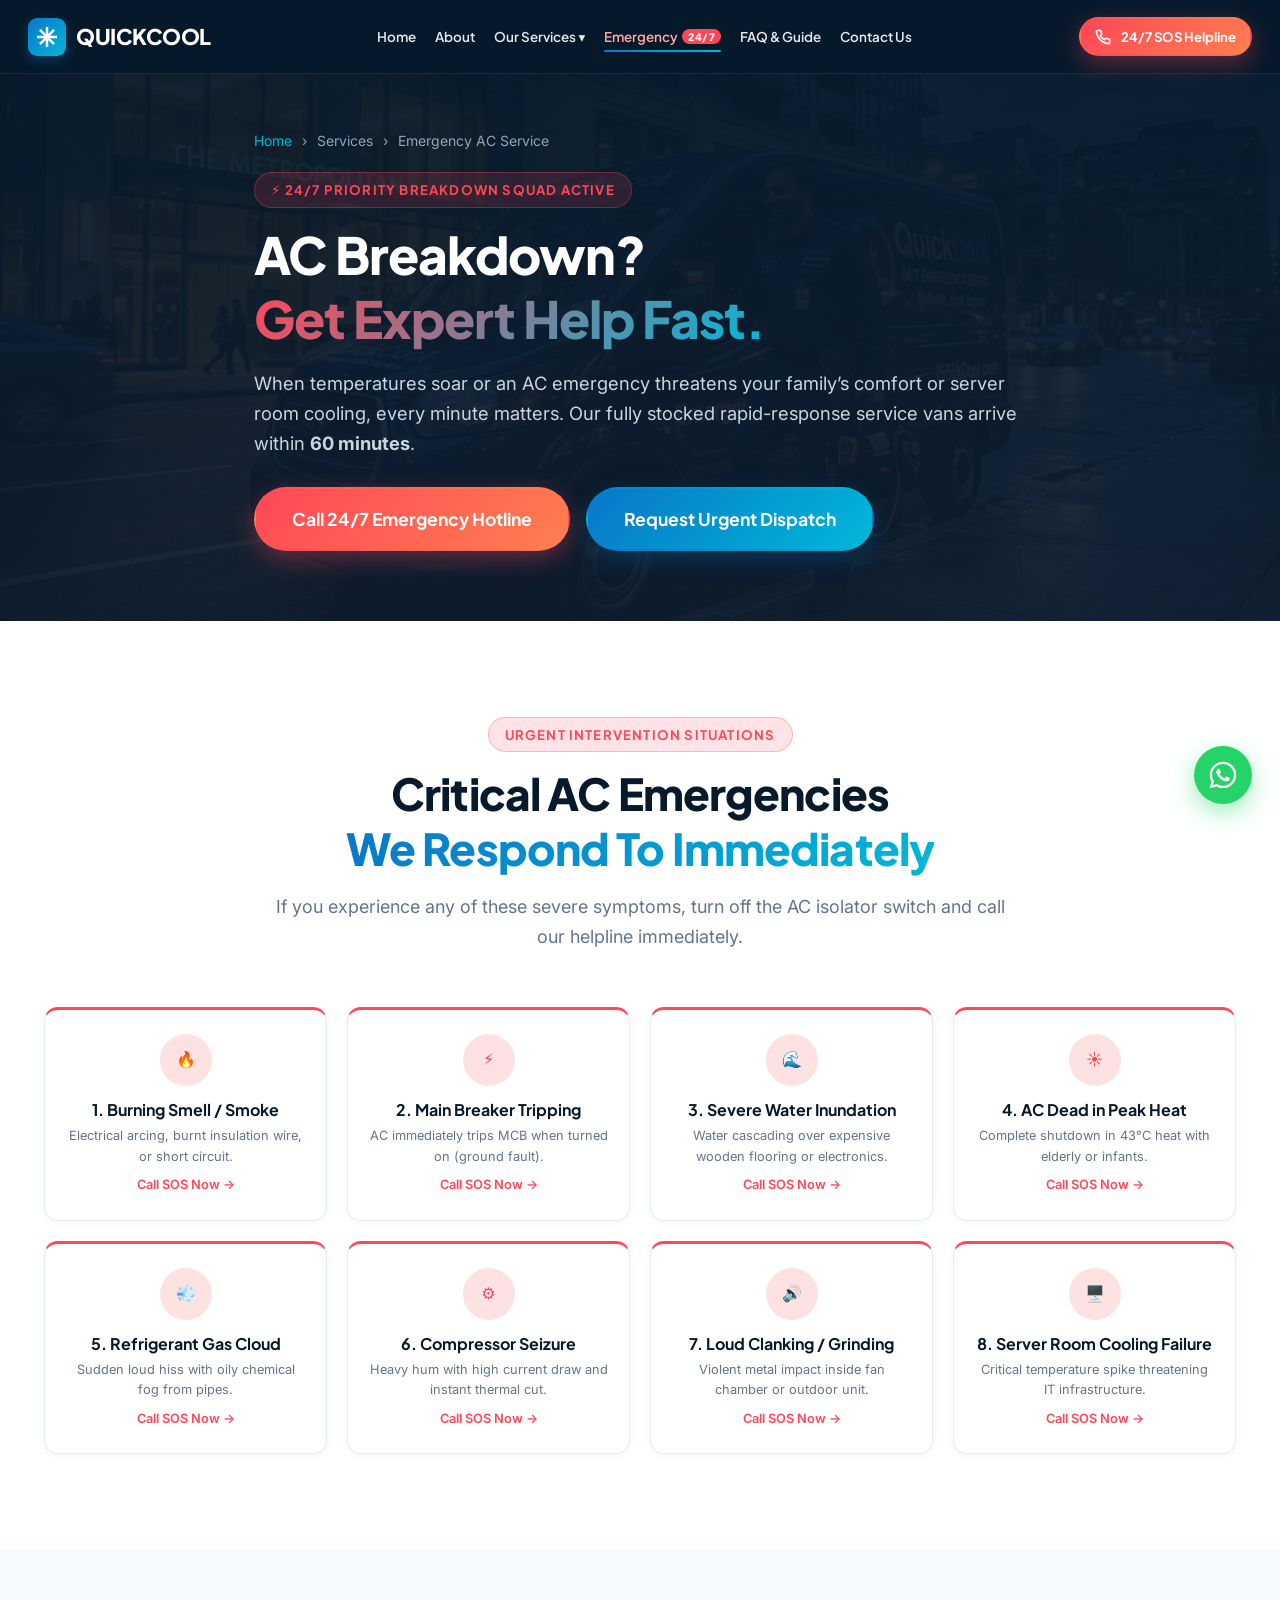
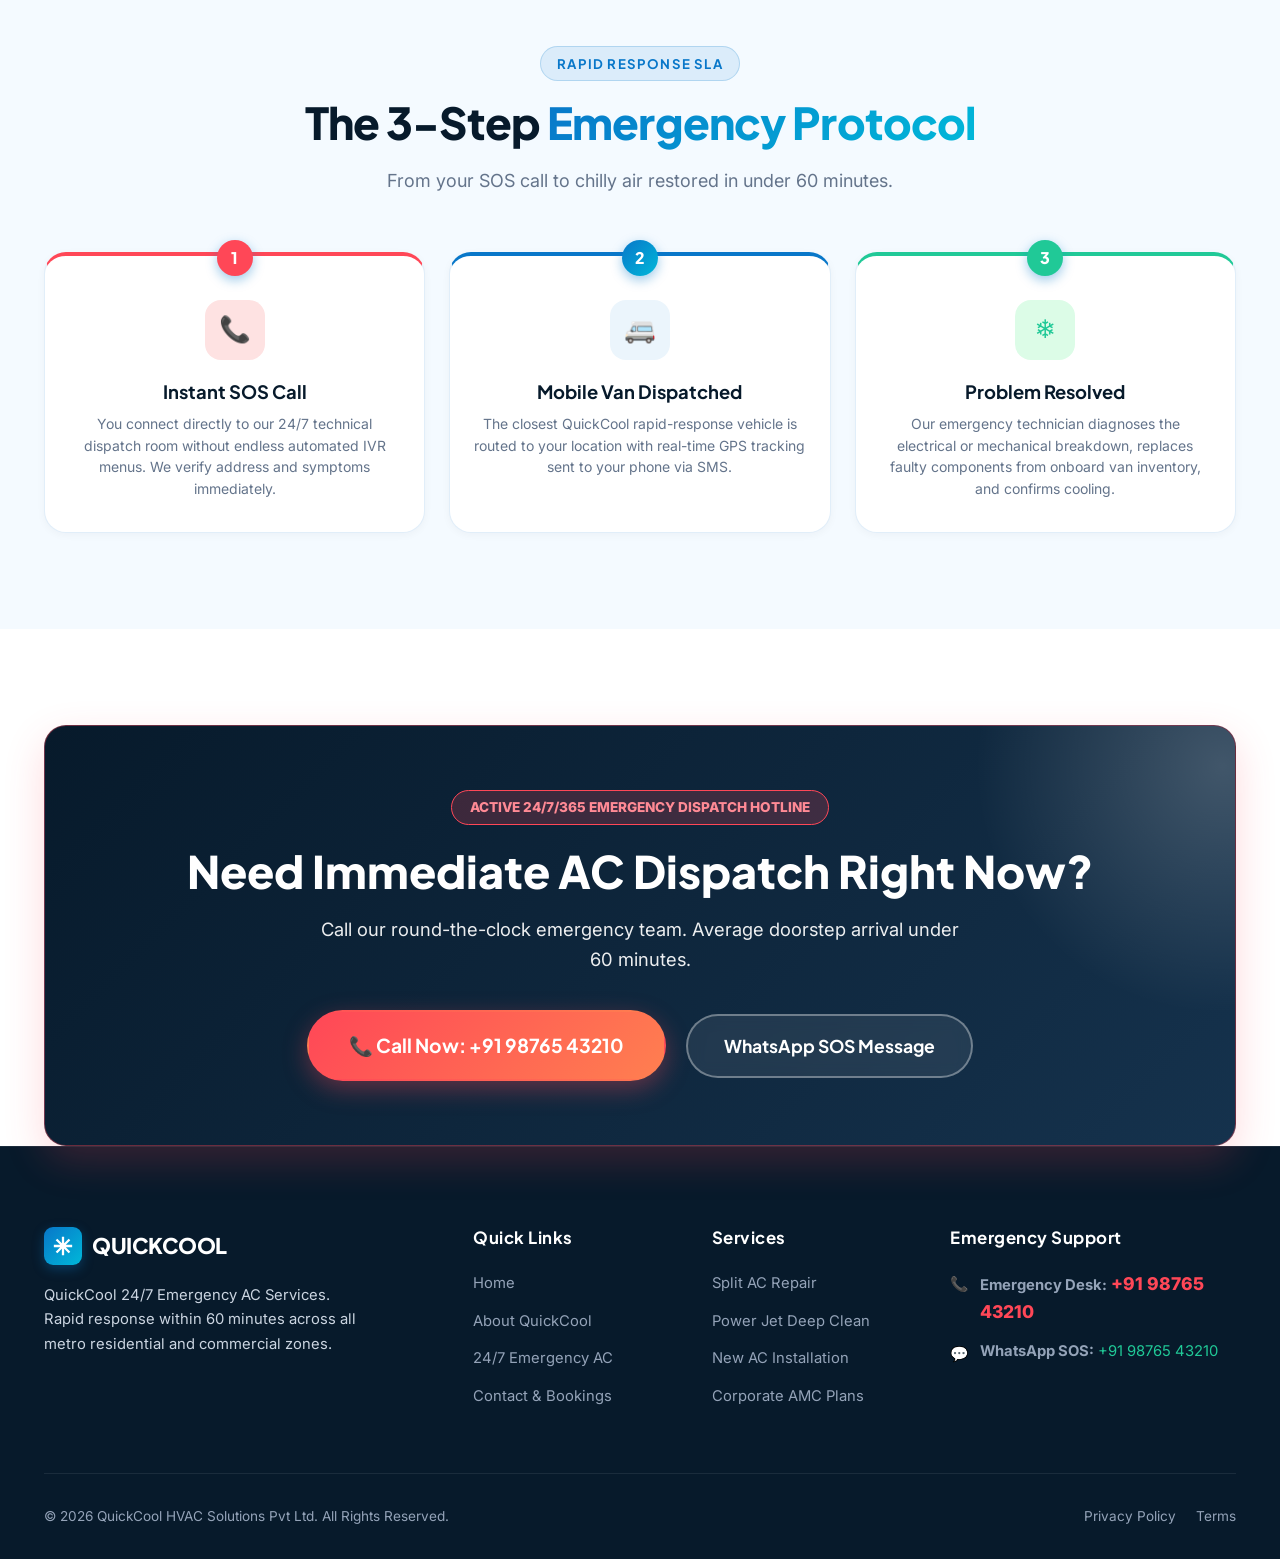
<file: emergency-service.html>
<!DOCTYPE html>
<html lang="en">
<head>
  <meta charset="UTF-8">
  <meta name="viewport" content="width=device-width, initial-scale=1.0">
  <title>24/7 Emergency AC Service | QuickCool 60-Minute Rapid Doorstep Response</title>
  <meta name="description" content="AC breakdown during peak heat? QuickCool offers 24/7 emergency AC repair with guaranteed 60-minute doorstep arrival. Burning smell, power trips, water flooding or dead AC fixed fast.">
  
  <link rel="preconnect" href="https://fonts.googleapis.com">
  <link rel="preconnect" href="https://fonts.gstatic.com" crossorigin>
  <link href="https://fonts.googleapis.com/css2?family=Inter:wght@400;500;600;700&family=Plus+Jakarta+Sans:wght@600;700;800&display=swap" rel="stylesheet">
  <link rel="stylesheet" href="css/style.css?v=5.0">

  <script type="application/ld+json">
  {
    "@context": "https://schema.org",
    "@type": "EmergencyService",
    "name": "24/7 Emergency AC Repair",
    "provider": {
      "@type": "HVACBusiness",
      "name": "QuickCool"
    },
    "telephone": "+91-98765-43210",
    "availableChannel": {
      "@type": "ServiceChannel",
      "serviceUrl": "tel:+919876543210"
    }
  }
  </script>
</head>
<body>

  <!-- Header -->
  <header class="site-header" id="siteHeader">
    <div class="container header-inner">
      <a href="index.html" class="brand-logo" aria-label="QuickCool Home">
        <div class="brand-icon">
          <svg width="24" height="24" viewBox="0 0 24 24" fill="none" stroke="currentColor" stroke-width="2.5">
            <path d="M12 2v20M2 12h20M4.93 4.93l14.14 14.14M4.93 19.07L19.07 4.93"/>
          </svg>
        </div>
        <div class="brand-text">
          <span class="brand-name">QUICKCOOL</span>
          <span class="brand-tagline">Fast Service. Perfect Comfort.</span>
        </div>
      </a>

      <!-- Desktop Nav -->
      <nav class="main-nav">
        <ul class="nav-links">
          <li class="nav-item"><a href="index.html" class="nav-link">Home</a></li>
          <li class="nav-item"><a href="about.html" class="nav-link">About</a></li>
          <li class="nav-item has-dropdown">
            <a href="ac-repair.html" class="nav-link">Our Services ▾</a>
            <ul class="dropdown-menu">
              <li class="dropdown-item"><a href="ac-repair.html"><span class="dropdown-icon">🔧</span> AC Repair & Diagnostics</a></li>
              <li class="dropdown-item"><a href="ac-service.html"><span class="dropdown-icon">💧</span> AC Service & Jet Clean</a></li>
              <li class="dropdown-item"><a href="installation.html"><span class="dropdown-icon">📐</span> AC Installation & Relocation</a></li>
              <li class="dropdown-item"><a href="amc.html"><span class="dropdown-icon">🛡️</span> Annual Maintenance (AMC)</a></li>
              <li class="dropdown-item"><a href="ac-types-brands.html"><span class="dropdown-icon">🏢</span> AC Types & All Brands</a></li>
              <li class="dropdown-item"><a href="emergency-service.html" style="color:var(--accent-red);"><span class="dropdown-icon">⚡</span> 24/7 Emergency AC Fix</a></li>
            </ul>
          </li>
          <li class="nav-item">
            <a href="emergency-service.html" class="nav-link nav-link-emergency active">
              Emergency <span class="nav-badge-pill">24/7</span>
            </a>
          </li>
          <li class="nav-item"><a href="faq.html" class="nav-link">FAQ & Guide</a></li>
          <li class="nav-item"><a href="contact.html" class="nav-link">Contact Us</a></li>
        </ul>
      </nav>

      <div class="header-actions">
        <a href="tel:+919876543210" class="btn btn-emergency">
          <svg width="16" height="16" viewBox="0 0 24 24" fill="none" stroke="currentColor" stroke-width="2.5">
            <path d="M22 16.92v3a2 2 0 0 1-2.18 2 19.79 19.79 0 0 1-8.63-3.07 19.5 19.5 0 0 1-6-6 19.79 19.79 0 0 1-3.07-8.67A2 2 0 0 1 4.11 2h3a2 2 0 0 1 2 1.72 12.84 12.84 0 0 0 .7 2.81 2 2 0 0 1-.45 2.11L8.09 9.91a16 16 0 0 0 6 6l1.27-1.27a2 2 0 0 1 2.11-.45 12.84 12.84 0 0 0 2.81.7A2 2 0 0 1 22 16.92z"/>
          </svg>
          24/7 SOS Helpline
        </a>
        <button class="mobile-toggle" aria-label="Open Navigation">
          <svg width="24" height="24" viewBox="0 0 24 24" fill="none" stroke="currentColor" stroke-width="2.2">
            <line x1="3" y1="12" x2="21" y2="12"></line>
            <line x1="3" y1="6" x2="21" y2="6"></line>
            <line x1="3" y1="18" x2="21" y2="18"></line>
          </svg>
        </button>
      </div>
    </div>
  </header>

  <!-- Mobile Drawer -->
  <div class="mobile-overlay" id="mobileOverlay"></div>
  <aside class="mobile-nav-drawer" id="mobileDrawer">
    <div class="mobile-drawer-header">
      <div class="brand-logo">
        <div class="brand-icon">
          <svg width="20" height="20" viewBox="0 0 24 24" fill="none" stroke="currentColor" stroke-width="2.5">
            <path d="M12 2v20M2 12h20M4.93 4.93l14.14 14.14M4.93 19.07L19.07 4.93"/>
          </svg>
        </div>
        <span class="brand-name" style="color:#FFF;">QUICKCOOL</span>
      </div>
      <button class="drawer-close" aria-label="Close Navigation">&times;</button>
    </div>
    <ul class="mobile-nav-list">
      <li class="mobile-nav-item"><a href="index.html" class="mobile-nav-link">Home</a></li>
      <li class="mobile-nav-item"><a href="about.html" class="mobile-nav-link">About Us</a></li>
      <li class="mobile-nav-item"><a href="ac-repair.html" class="mobile-nav-link">AC Repair</a></li>
      <li class="mobile-nav-item"><a href="ac-service.html" class="mobile-nav-link">AC Service & Jet Clean</a></li>
      <li class="mobile-nav-item"><a href="installation.html" class="mobile-nav-link">AC Installation</a></li>
      <li class="mobile-nav-item"><a href="amc.html" class="mobile-nav-link">Annual Maintenance (AMC)</a></li>
      <li class="mobile-nav-item"><a href="ac-types-brands.html" class="mobile-nav-link">AC Types & Brands</a></li>
      <li class="mobile-nav-item"><a href="emergency-service.html" class="mobile-nav-link active" style="color:var(--accent-red);">24/7 Emergency AC</a></li>
      <li class="mobile-nav-item"><a href="faq.html" class="mobile-nav-link">FAQ & Knowledge</a></li>
      <li class="mobile-nav-item"><a href="contact.html" class="mobile-nav-link">Contact Us</a></li>
    </ul>
  </aside>

  <!-- PAGE HERO -->
  <section class="page-hero" style="background-color:#051321;">
    <img src="images/emergency_hero.jpg" alt="QuickCool 24/7 Emergency Service Van Arriving On Site" class="page-hero-bg">
    <div class="page-hero-overlay" style="background:linear-gradient(180deg, rgba(7, 26, 43, 0.94) 0%, rgba(15, 30, 48, 0.85) 100%);"></div>
    <div class="container page-hero-content">
      <ul class="breadcrumb">
        <li><a href="index.html">Home</a></li>
        <li>›</li>
        <li>Services</li>
        <li>›</li>
        <li>Emergency AC Service</li>
      </ul>
      <span class="badge-tag badge-alert">⚡ 24/7 Priority Breakdown Squad Active</span>
      <h1 class="page-hero-title">AC Breakdown?<br><span class="gradient-text" style="background:linear-gradient(135deg, #FF4757 0%, #00B8D9 100%); -webkit-background-clip:text; -webkit-text-fill-color:transparent;">Get Expert Help Fast.</span></h1>
      <p class="page-hero-desc">
        When temperatures soar or an AC emergency threatens your family’s comfort or server room cooling, every minute matters. Our fully stocked rapid-response service vans arrive within <strong>60 minutes</strong>.
      </p>
      <div style="display:flex; gap:16px; flex-wrap:wrap;">
        <a href="tel:+919876543210" class="btn btn-emergency btn-lg">Call 24/7 Emergency Hotline</a>
        <a href="#emergencyModal" class="btn btn-primary btn-lg open-booking-modal" data-problem="Emergency Breakdown">Request Urgent Dispatch</a>
      </div>
    </div>
  </section>

  <!-- 8 CRITICAL AC EMERGENCIES -->
  <section class="section bg-white">
    <div class="container">
      <div class="section-header">
        <span class="badge-tag badge-alert">Urgent Intervention Situations</span>
        <h2 class="section-title">Critical AC Emergencies<br><span class="gradient-text">We Respond To Immediately</span></h2>
        <p class="section-desc">If you experience any of these severe symptoms, turn off the AC isolator switch and call our helpline immediately.</p>
      </div>

      <div class="problems-grid" style="grid-template-columns: repeat(4, 1fr);">
        <div class="problem-card" style="border-top:3px solid var(--accent-red);">
          <div class="problem-icon-wrap" style="color:var(--accent-red); background:#FEE2E2;">🔥</div>
          <h4 class="problem-name">1. Burning Smell / Smoke</h4>
          <p style="font-size:0.8rem; color:var(--text-muted); margin-bottom:8px;">Electrical arcing, burnt insulation wire, or short circuit.</p>
          <a href="tel:+919876543210" class="problem-action" style="color:var(--accent-red);">Call SOS Now →</a>
        </div>

        <div class="problem-card" style="border-top:3px solid var(--accent-red);">
          <div class="problem-icon-wrap" style="color:var(--accent-red); background:#FEE2E2;">⚡</div>
          <h4 class="problem-name">2. Main Breaker Tripping</h4>
          <p style="font-size:0.8rem; color:var(--text-muted); margin-bottom:8px;">AC immediately trips MCB when turned on (ground fault).</p>
          <a href="tel:+919876543210" class="problem-action" style="color:var(--accent-red);">Call SOS Now →</a>
        </div>

        <div class="problem-card" style="border-top:3px solid var(--accent-red);">
          <div class="problem-icon-wrap" style="color:var(--accent-red); background:#FEE2E2;">🌊</div>
          <h4 class="problem-name">3. Severe Water Inundation</h4>
          <p style="font-size:0.8rem; color:var(--text-muted); margin-bottom:8px;">Water cascading over expensive wooden flooring or electronics.</p>
          <a href="tel:+919876543210" class="problem-action" style="color:var(--accent-red);">Call SOS Now →</a>
        </div>

        <div class="problem-card" style="border-top:3px solid var(--accent-red);">
          <div class="problem-icon-wrap" style="color:var(--accent-red); background:#FEE2E2;">☀️</div>
          <h4 class="problem-name">4. AC Dead in Peak Heat</h4>
          <p style="font-size:0.8rem; color:var(--text-muted); margin-bottom:8px;">Complete shutdown in 43°C heat with elderly or infants.</p>
          <a href="tel:+919876543210" class="problem-action" style="color:var(--accent-red);">Call SOS Now →</a>
        </div>

        <div class="problem-card" style="border-top:3px solid var(--accent-red);">
          <div class="problem-icon-wrap" style="color:var(--accent-red); background:#FEE2E2;">💨</div>
          <h4 class="problem-name">5. Refrigerant Gas Cloud</h4>
          <p style="font-size:0.8rem; color:var(--text-muted); margin-bottom:8px;">Sudden loud hiss with oily chemical fog from pipes.</p>
          <a href="tel:+919876543210" class="problem-action" style="color:var(--accent-red);">Call SOS Now →</a>
        </div>

        <div class="problem-card" style="border-top:3px solid var(--accent-red);">
          <div class="problem-icon-wrap" style="color:var(--accent-red); background:#FEE2E2;">⚙️</div>
          <h4 class="problem-name">6. Compressor Seizure</h4>
          <p style="font-size:0.8rem; color:var(--text-muted); margin-bottom:8px;">Heavy hum with high current draw and instant thermal cut.</p>
          <a href="tel:+919876543210" class="problem-action" style="color:var(--accent-red);">Call SOS Now →</a>
        </div>

        <div class="problem-card" style="border-top:3px solid var(--accent-red);">
          <div class="problem-icon-wrap" style="color:var(--accent-red); background:#FEE2E2;">🔊</div>
          <h4 class="problem-name">7. Loud Clanking / Grinding</h4>
          <p style="font-size:0.8rem; color:var(--text-muted); margin-bottom:8px;">Violent metal impact inside fan chamber or outdoor unit.</p>
          <a href="tel:+919876543210" class="problem-action" style="color:var(--accent-red);">Call SOS Now →</a>
        </div>

        <div class="problem-card" style="border-top:3px solid var(--accent-red);">
          <div class="problem-icon-wrap" style="color:var(--accent-red); background:#FEE2E2;">🖥️</div>
          <h4 class="problem-name">8. Server Room Cooling Failure</h4>
          <p style="font-size:0.8rem; color:var(--text-muted); margin-bottom:8px;">Critical temperature spike threatening IT infrastructure.</p>
          <a href="tel:+919876543210" class="problem-action" style="color:var(--accent-red);">Call SOS Now →</a>
        </div>
      </div>
    </div>
  </section>

  <!-- 3-STEP EMERGENCY PROTOCOL -->
  <section class="section bg-ice">
    <div class="container">
      <div class="section-header">
        <span class="badge-tag">Rapid Response SLA</span>
        <h2 class="section-title">The 3-Step <span class="gradient-text">Emergency Protocol</span></h2>
        <p class="section-desc">From your SOS call to chilly air restored in under 60 minutes.</p>
      </div>

      <div class="process-grid" style="grid-template-columns: repeat(3, 1fr);">
        <div class="process-card" style="border-top:4px solid var(--accent-red);">
          <div class="process-step-num" style="background:var(--accent-red);">1</div>
          <div class="process-icon" style="background:#FEE2E2; color:var(--accent-red);">📞</div>
          <h3 class="process-title">Instant SOS Call</h3>
          <p class="process-desc">You connect directly to our 24/7 technical dispatch room without endless automated IVR menus. We verify address and symptoms immediately.</p>
        </div>

        <div class="process-card" style="border-top:4px solid var(--primary);">
          <div class="process-step-num">2</div>
          <div class="process-icon">🚐</div>
          <h3 class="process-title">Mobile Van Dispatched</h3>
          <p class="process-desc">The closest QuickCool rapid-response vehicle is routed to your location with real-time GPS tracking sent to your phone via SMS.</p>
        </div>

        <div class="process-card" style="border-top:4px solid var(--accent-green);">
          <div class="process-step-num" style="background:var(--accent-green);">3</div>
          <div class="process-icon" style="background:#DCFCE7; color:var(--accent-green);">❄️</div>
          <h3 class="process-title">Problem Resolved</h3>
          <p class="process-desc">Our emergency technician diagnoses the electrical or mechanical breakdown, replaces faulty components from onboard van inventory, and confirms cooling.</p>
        </div>
      </div>
    </div>
  </section>

  <!-- CALL TO ACTION FOR EMERGENCY -->
  <section class="section bg-white" style="padding-bottom:0;">
    <div class="container">
      <div class="cta-banner" style="background:linear-gradient(135deg, #071A2B 0%, #15324D 100%); border:1px solid rgba(255, 71, 87, 0.4); box-shadow:0 15px 40px rgba(255, 71, 87, 0.2);">
        <div style="display:inline-block; background:rgba(255, 71, 87, 0.2); border:1px solid var(--accent-red); color:#FF8A95; padding:6px 18px; border-radius:var(--radius-full); font-size:0.85rem; font-weight:800; margin-bottom:18px;">
          ACTIVE 24/7/365 EMERGENCY DISPATCH HOTLINE
        </div>
        <h2 class="cta-banner-title">Need Immediate AC Dispatch Right Now?</h2>
        <p class="cta-banner-desc">Call our round-the-clock emergency team. Average doorstep arrival under 60 minutes.</p>
        <div class="cta-banner-actions">
          <a href="tel:+919876543210" class="btn btn-emergency btn-lg" style="font-size:1.2rem; padding:18px 40px;">
            📞 Call Now: +91 98765 43210
          </a>
          <a href="https://wa.me/919876543210?text=EMERGENCY%20AC%20SERVICE%20REQUEST" class="btn btn-outline-white btn-lg">
            WhatsApp SOS Message
          </a>
        </div>
      </div>
    </div>
  </section>

  <!-- FOOTER -->
  <footer class="site-footer">
    <div class="container">
      <div class="footer-top">
        <div>
          <a href="index.html" class="brand-logo" style="margin-bottom:12px;">
            <div class="brand-icon">
              <svg width="22" height="22" viewBox="0 0 24 24" fill="none" stroke="currentColor" stroke-width="2.5">
                <path d="M12 2v20M2 12h20M4.93 4.93l14.14 14.14M4.93 19.07L19.07 4.93"/>
              </svg>
            </div>
            <span class="brand-name" style="color:#FFF;">QUICKCOOL</span>
          </a>
          <p class="footer-brand-desc">QuickCool 24/7 Emergency AC Services. Rapid response within 60 minutes across all metro residential and commercial zones.</p>
        </div>
        <div>
          <h4 class="footer-heading">Quick Links</h4>
          <ul class="footer-links">
            <li class="footer-link"><a href="index.html">Home</a></li>
            <li class="footer-link"><a href="about.html">About QuickCool</a></li>
            <li class="footer-link"><a href="emergency-service.html">24/7 Emergency AC</a></li>
            <li class="footer-link"><a href="contact.html">Contact & Bookings</a></li>
          </ul>
        </div>
        <div>
          <h4 class="footer-heading">Services</h4>
          <ul class="footer-links">
            <li class="footer-link"><a href="ac-repair.html">Split AC Repair</a></li>
            <li class="footer-link"><a href="ac-service.html">Power Jet Deep Clean</a></li>
            <li class="footer-link"><a href="installation.html">New AC Installation</a></li>
            <li class="footer-link"><a href="amc.html">Corporate AMC Plans</a></li>
          </ul>
        </div>
        <div>
          <h4 class="footer-heading">Emergency Support</h4>
          <ul class="footer-contact-list">
            <li class="footer-contact-item">
              <span class="footer-contact-icon">📞</span>
              <div><strong>Emergency Desk:</strong> <a href="tel:+919876543210" style="color:var(--accent-red); font-size:1.1rem; font-weight:800;">+91 98765 43210</a></div>
            </li>
            <li class="footer-contact-item">
              <span class="footer-contact-icon">💬</span>
              <div><strong>WhatsApp SOS:</strong> <a href="https://wa.me/919876543210" style="color:var(--accent-green);">+91 98765 43210</a></div>
            </li>
          </ul>
        </div>
      </div>
      <div class="footer-bottom">
        <div>© 2026 QuickCool HVAC Solutions Pvt Ltd. All Rights Reserved.</div>
        <div class="footer-legal-links"><a href="#">Privacy Policy</a> <a href="#">Terms</a></div>
      </div>
    </div>
  </footer>

  <!-- Floating & Modals -->
  <a href="https://wa.me/919876543210?text=EMERGENCY%20AC%20REPAIR" class="floating-whatsapp" target="_blank" aria-label="WhatsApp QuickCool">
    <svg width="32" height="32" viewBox="0 0 24 24" fill="currentColor"><path d="M12.04 2c-5.46 0-9.91 4.45-9.91 9.91 0 1.75.46 3.45 1.32 4.95L2.05 22l5.25-1.38c1.45.79 3.08 1.21 4.74 1.21 5.46 0 9.91-4.45 9.91-9.91 0-2.65-1.03-5.14-2.9-7.01A9.816 9.816 0 0 0 12.04 2zm0 18.06c-1.48 0-2.93-.4-4.2-1.15l-.3-.18-3.12.82.83-3.04-.2-.31a8.134 8.134 0 0 1-1.25-4.29c0-4.5 3.66-8.16 8.16-8.16 2.18 0 4.23.85 5.77 2.39a8.11 8.11 0 0 1 2.39 5.77c0 4.5-3.66 8.14-8.17 8.14zm4.47-6.1c-.24-.12-1.45-.72-1.68-.8-.23-.08-.39-.12-.56.12-.17.25-.64.8-.79.97-.14.17-.29.2-.53.08-.24-.12-1.03-.38-1.96-1.21-.73-.65-1.22-1.45-1.36-1.7-.14-.24-.01-.38.11-.5.11-.11.24-.29.37-.43.12-.14.16-.24.24-.4.08-.17.04-.31-.02-.43s-.56-1.35-.77-1.85c-.2-.49-.41-.42-.56-.43h-.48c-.16 0-.43.06-.66.31-.23.25-.87.85-.87 2.07s.89 2.4 1.01 2.57c.12.17 1.76 2.68 4.25 3.76.59.26 1.05.41 1.41.53.59.19 1.13.16 1.56.1.48-.07 1.45-.59 1.66-1.16.2-.57.2-1.06.14-1.16-.06-.11-.22-.17-.46-.29z"/></svg>
  </a>

  <div class="mobile-bottom-bar">
    <a href="tel:+919876543210" class="mobile-bottom-btn mobile-bottom-call" style="background:#FEE2E2; color:var(--accent-red); font-weight:800;"><span>📞</span> Call SOS</a>
    <a href="https://wa.me/919876543210?text=EMERGENCY%20AC%20HELP" class="mobile-bottom-btn mobile-bottom-wa"><span>💬</span> WhatsApp</a>
    <a href="#bookingModal" class="mobile-bottom-btn mobile-bottom-book open-booking-modal" style="background:var(--accent-red);"><span>⚡</span> SOS Dispatch</a>
  </div>

  <div class="modal-overlay" id="bookingModal">
    <div class="modal-card">
      <button class="modal-close" aria-label="Close Modal">&times;</button>
      <div class="booking-container">
        <form class="booking-form" id="bookingForm">
          <div style="margin-bottom:24px; text-align:center;">
            <span class="badge-tag badge-alert">⚡ 24/7 Priority Emergency Request</span>
            <h3 style="font-size:1.6rem; font-weight:800; color:var(--dark); margin-top:6px;">Request Immediate Dispatch</h3>
            <p style="font-size:0.9rem; color:var(--text-muted);">The closest QuickCool rapid service van will be rerouted to your location.</p>
          </div>
          <div class="form-fields-container form-grid">
            <div class="form-group">
              <label class="form-label">Full Name *</label>
              <input type="text" name="name" class="form-control" placeholder="e.g. Arvind Mehta" required>
            </div>
            <div class="form-group">
              <label class="form-label">Phone Number *</label>
              <input type="tel" name="phone" class="form-control" placeholder="e.g. +91 98765 43210" required>
            </div>
            <div class="form-group full-width">
              <label class="form-label">Emergency Symptom *</label>
              <select name="service_type" class="form-control" required>
                <option value="Burning Smell / Smoke">Burning Smell or Smoke</option>
                <option value="Breaker Tripping">Main Power Breaker Tripping Repeatedly</option>
                <option value="Severe Water Flooding">Severe Water Flooding from AC</option>
                <option value="Total Cooling Failure">Total Cooling Failure in Peak Heat</option>
                <option value="Gas Leak Cloud">Gas Leak / Hissing Noise</option>
                <option value="Server Room Failure">Server Room / Office Emergency</option>
              </select>
            </div>
            <div class="form-group full-width">
              <label class="form-label">Exact Location / Address *</label>
              <input type="text" name="address" class="form-control" placeholder="Flat No, Building, Road, Landmark (for GPS routing)" required>
            </div>
            <div class="form-group full-width">
              <button type="submit" class="btn btn-emergency btn-lg" style="width:100%;">Dispatch Emergency Van Now</button>
            </div>
          </div>
        </form>
        <div class="success-message-box">
          <div class="success-icon-check" style="background:#FEE2E2; color:var(--accent-red);">🚨</div>
          <h3 style="font-size:1.8rem; font-weight:800; color:var(--dark); margin-bottom:12px;">Emergency Alert Broadcasted!</h3>
          <p style="font-size:1.05rem; color:var(--text-muted); line-height:1.6; max-width:480px; margin:0 auto 24px;">
            Emergency dispatch confirmed. Our senior controller is calling you in under <strong>60 seconds</strong> to give live van GPS tracking.
          </p>
          <button class="btn btn-secondary" data-close-modal>Close</button>
        </div>
      </div>
    </div>
  </div>

  <script src="js/main.js?v=5.0"></script>
</body>
</html>
</file>
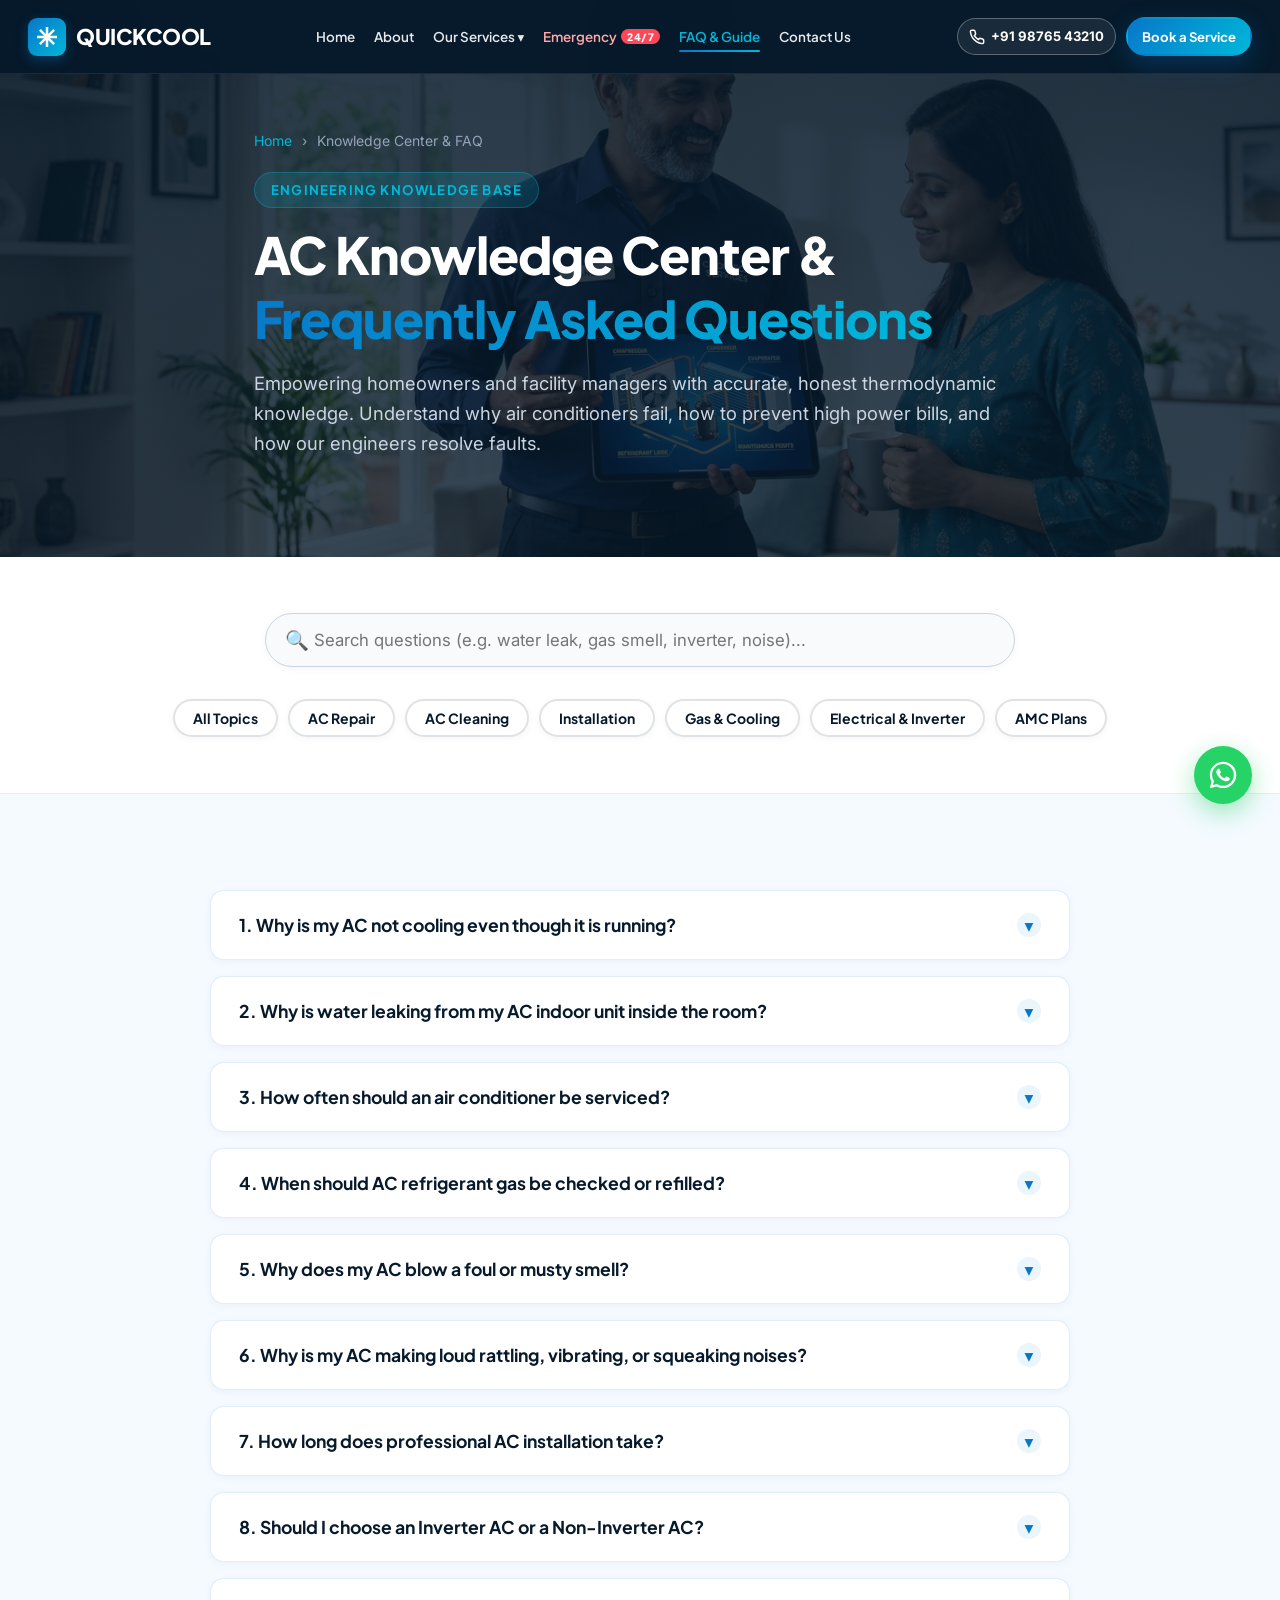
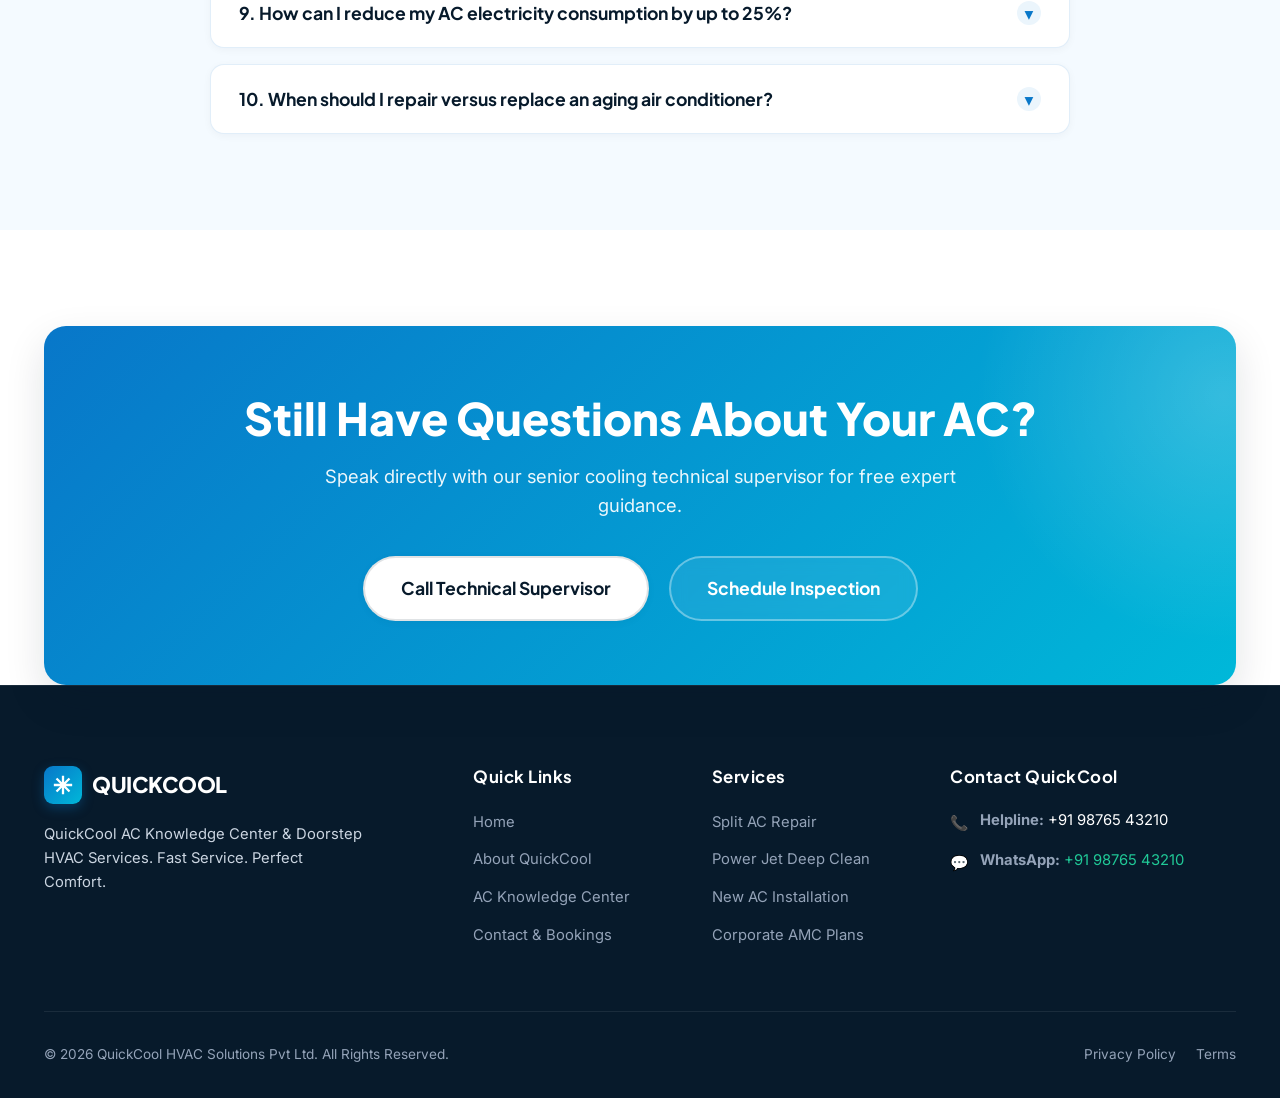
<file: faq.html>
<!DOCTYPE html>
<html lang="en">
<head>
  <meta charset="UTF-8">
  <meta name="viewport" content="width=device-width, initial-scale=1.0">
  <title>AC Knowledge Center & FAQ | QuickCool Expert Cooling Insights</title>
  <meta name="description" content="Clear, technical answers to common AC questions: why your AC isn't cooling, water leakage causes, gas check frequency, inverter vs non-inverter tips, and power saving guides.">
  
  <link rel="preconnect" href="https://fonts.googleapis.com">
  <link rel="preconnect" href="https://fonts.gstatic.com" crossorigin>
  <link href="https://fonts.googleapis.com/css2?family=Inter:wght@400;500;600;700&family=Plus+Jakarta+Sans:wght@600;700;800&display=swap" rel="stylesheet">
  <link rel="stylesheet" href="css/style.css?v=5.0">

  <!-- FAQ Schema Markup -->
  <script type="application/ld+json">
  {
    "@context": "https://schema.org",
    "@type": "FAQPage",
    "mainEntity": [
      {
        "@type": "Question",
        "name": "Why is my AC not cooling?",
        "acceptedAnswer": {
          "@type": "Answer",
          "text": "The most common causes of an AC not cooling are clogged indoor/outdoor coils, refrigerant gas leaks, a failed compressor capacitor, or a faulty inverter PCB."
        }
      },
      {
        "@type": "Question",
        "name": "Why is water leaking from my AC inside the room?",
        "acceptedAnswer": {
          "@type": "Answer",
          "text": "Internal water dripping occurs when the condensate drain pipe is blocked with algae or dust sludge, the unit lacks proper gravity drainage slope, or frozen coils melt rapidly."
        }
      },
      {
        "@type": "Question",
        "name": "How often should an AC be serviced?",
        "acceptedAnswer": {
          "@type": "Answer",
          "text": "In Indian metro environments, residential ACs should receive deep power-jet cleaning at least 2 to 3 times per year: once before summer, mid-monsoon, and post-season."
        }
      }
    ]
  }
  </script>
</head>
<body>

  <!-- Header -->
  <header class="site-header" id="siteHeader">
    <div class="container header-inner">
      <a href="index.html" class="brand-logo" aria-label="QuickCool Home">
        <div class="brand-icon">
          <svg width="24" height="24" viewBox="0 0 24 24" fill="none" stroke="currentColor" stroke-width="2.5">
            <path d="M12 2v20M2 12h20M4.93 4.93l14.14 14.14M4.93 19.07L19.07 4.93"/>
          </svg>
        </div>
        <div class="brand-text">
          <span class="brand-name">QUICKCOOL</span>
          <span class="brand-tagline">Fast Service. Perfect Comfort.</span>
        </div>
      </a>

      <!-- Desktop Nav -->
      <nav class="main-nav">
        <ul class="nav-links">
          <li class="nav-item"><a href="index.html" class="nav-link">Home</a></li>
          <li class="nav-item"><a href="about.html" class="nav-link">About</a></li>
          <li class="nav-item has-dropdown">
            <a href="ac-repair.html" class="nav-link">Our Services ▾</a>
            <ul class="dropdown-menu">
              <li class="dropdown-item"><a href="ac-repair.html"><span class="dropdown-icon">🔧</span> AC Repair & Diagnostics</a></li>
              <li class="dropdown-item"><a href="ac-service.html"><span class="dropdown-icon">💧</span> AC Service & Jet Clean</a></li>
              <li class="dropdown-item"><a href="installation.html"><span class="dropdown-icon">📐</span> AC Installation & Relocation</a></li>
              <li class="dropdown-item"><a href="amc.html"><span class="dropdown-icon">🛡️</span> Annual Maintenance (AMC)</a></li>
              <li class="dropdown-item"><a href="ac-types-brands.html"><span class="dropdown-icon">🏢</span> AC Types & All Brands</a></li>
              <li class="dropdown-item"><a href="emergency-service.html" style="color:var(--accent-red);"><span class="dropdown-icon">⚡</span> 24/7 Emergency AC Fix</a></li>
            </ul>
          </li>
          <li class="nav-item">
            <a href="emergency-service.html" class="nav-link nav-link-emergency">
              Emergency <span class="nav-badge-pill">24/7</span>
            </a>
          </li>
          <li class="nav-item"><a href="faq.html" class="nav-link active">FAQ & Guide</a></li>
          <li class="nav-item"><a href="contact.html" class="nav-link">Contact Us</a></li>
        </ul>
      </nav>

      <div class="header-actions">
        <a href="tel:+919876543210" class="header-call-btn">
          <svg width="16" height="16" viewBox="0 0 24 24" fill="none" stroke="currentColor" stroke-width="2.2">
            <path d="M22 16.92v3a2 2 0 0 1-2.18 2 19.79 19.79 0 0 1-8.63-3.07 19.5 19.5 0 0 1-6-6 19.79 19.79 0 0 1-3.07-8.67A2 2 0 0 1 4.11 2h3a2 2 0 0 1 2 1.72 12.84 12.84 0 0 0 .7 2.81 2 2 0 0 1-.45 2.11L8.09 9.91a16 16 0 0 0 6 6l1.27-1.27a2 2 0 0 1 2.11-.45 12.84 12.84 0 0 0 2.81.7A2 2 0 0 1 22 16.92z"/>
          </svg>
          +91 98765 43210
        </a>
        <a href="#bookingModal" class="btn btn-primary open-booking-modal">Book a Service</a>
        <button class="mobile-toggle" aria-label="Open Navigation">
          <svg width="24" height="24" viewBox="0 0 24 24" fill="none" stroke="currentColor" stroke-width="2.2">
            <line x1="3" y1="12" x2="21" y2="12"></line>
            <line x1="3" y1="6" x2="21" y2="6"></line>
            <line x1="3" y1="18" x2="21" y2="18"></line>
          </svg>
        </button>
      </div>
    </div>
  </header>

  <!-- Mobile Drawer -->
  <div class="mobile-overlay" id="mobileOverlay"></div>
  <aside class="mobile-nav-drawer" id="mobileDrawer">
    <div class="mobile-drawer-header">
      <div class="brand-logo">
        <div class="brand-icon">
          <svg width="20" height="20" viewBox="0 0 24 24" fill="none" stroke="currentColor" stroke-width="2.5">
            <path d="M12 2v20M2 12h20M4.93 4.93l14.14 14.14M4.93 19.07L19.07 4.93"/>
          </svg>
        </div>
        <span class="brand-name" style="color:#FFF;">QUICKCOOL</span>
      </div>
      <button class="drawer-close" aria-label="Close Navigation">&times;</button>
    </div>
    <ul class="mobile-nav-list">
      <li class="mobile-nav-item"><a href="index.html" class="mobile-nav-link">Home</a></li>
      <li class="mobile-nav-item"><a href="about.html" class="mobile-nav-link">About Us</a></li>
      <li class="mobile-nav-item"><a href="ac-repair.html" class="mobile-nav-link">AC Repair</a></li>
      <li class="mobile-nav-item"><a href="ac-service.html" class="mobile-nav-link">AC Service & Jet Clean</a></li>
      <li class="mobile-nav-item"><a href="installation.html" class="mobile-nav-link">AC Installation</a></li>
      <li class="mobile-nav-item"><a href="amc.html" class="mobile-nav-link">Annual Maintenance (AMC)</a></li>
      <li class="mobile-nav-item"><a href="ac-types-brands.html" class="mobile-nav-link">AC Types & Brands</a></li>
      <li class="mobile-nav-item"><a href="emergency-service.html" class="mobile-nav-link" style="color:var(--accent-red);">Emergency AC</a></li>
      <li class="mobile-nav-item"><a href="faq.html" class="mobile-nav-link active">FAQ & Knowledge</a></li>
      <li class="mobile-nav-item"><a href="contact.html" class="mobile-nav-link">Contact Us</a></li>
    </ul>
  </aside>

  <!-- PAGE HERO -->
  <section class="page-hero">
    <img src="images/faq_hero.jpg" alt="QuickCool AC Knowledge Consultation with Technical Diagram" class="page-hero-bg">
    <div class="page-hero-overlay"></div>
    <div class="container page-hero-content">
      <ul class="breadcrumb">
        <li><a href="index.html">Home</a></li>
        <li>›</li>
        <li>Knowledge Center & FAQ</li>
      </ul>
      <span class="badge-tag badge-light">Engineering Knowledge Base</span>
      <h1 class="page-hero-title">AC Knowledge Center &<br><span class="gradient-text">Frequently Asked Questions</span></h1>
      <p class="page-hero-desc">
        Empowering homeowners and facility managers with accurate, honest thermodynamic knowledge. Understand why air conditioners fail, how to prevent high power bills, and how our engineers resolve faults.
      </p>
    </div>
  </section>

  <!-- KNOWLEDGE SEARCH & CATEGORY FILTER STRIP -->
  <section class="section-sm bg-white" style="border-bottom:1px solid var(--border-light);">
    <div class="container">
      <div style="max-width:750px; margin:0 auto 32px;">
        <div style="position:relative;">
          <input type="text" id="faqSearchInput" class="form-control" placeholder="Search questions (e.g. water leak, gas smell, inverter, noise)..." style="padding-left:48px; height:54px; font-size:1.05rem; border-radius:var(--radius-full); box-shadow:var(--shadow-sm);">
          <div style="position:absolute; top:50%; left:20px; transform:translateY(-50%); color:var(--primary); font-size:1.2rem;">🔍</div>
        </div>
      </div>

      <div style="display:flex; justify-content:center; flex-wrap:wrap; gap:10px;">
        <button class="btn btn-sm btn-secondary faq-filter-btn active" data-filter="all">All Topics</button>
        <button class="btn btn-sm btn-secondary faq-filter-btn" data-filter="repair">AC Repair</button>
        <button class="btn btn-sm btn-secondary faq-filter-btn" data-filter="cleaning">AC Cleaning</button>
        <button class="btn btn-sm btn-secondary faq-filter-btn" data-filter="installation">Installation</button>
        <button class="btn btn-sm btn-secondary faq-filter-btn" data-filter="gas">Gas & Cooling</button>
        <button class="btn btn-sm btn-secondary faq-filter-btn" data-filter="electrical">Electrical & Inverter</button>
        <button class="btn btn-sm btn-secondary faq-filter-btn" data-filter="amc">AMC Plans</button>
      </div>
    </div>
  </section>

  <!-- FAQ ACCORDION SECTION -->
  <section class="section bg-ice">
    <div class="container">
      <div class="faq-list">
        
        <!-- Q1 -->
        <div class="faq-item" data-category="repair cooling gas">
          <button class="faq-question">
            <span>1. Why is my AC not cooling even though it is running?</span>
            <div class="faq-toggle-icon">▾</div>
          </button>
          <div class="faq-answer">
            <p>If the indoor unit fan is blowing air but the room doesn’t get cold, the top four culprits are:</p>
            <ul style="margin:8px 0 8px 20px;">
              <li><strong>Clogged outdoor condenser coils:</strong> Dust prevents the unit from expelling indoor heat outside.</li>
              <li><strong>Low refrigerant gas:</strong> Caused by a micro-leak in the copper piping or flare nuts.</li>
              <li><strong>Faulty compressor capacitor:</strong> The outdoor fan turns, but the compressor pump never starts.</li>
              <li><strong>Thermostat sensor miscalibration:</strong> The unit falsely thinks the room has already reached 24°C.</li>
            </ul>
            <p>Our technician will connect digital manifold gauges to verify suction and discharge pressure within 10 minutes of arrival.</p>
          </div>
        </div>

        <!-- Q2 -->
        <div class="faq-item" data-category="repair cleaning">
          <button class="faq-question">
            <span>2. Why is water leaking from my AC indoor unit inside the room?</span>
            <div class="faq-toggle-icon">▾</div>
          </button>
          <div class="faq-answer">
            <p>When warm room air hits cold cooling coils, moisture condenses and drops into an internal plastic drain tray. Water leaks inside when:</p>
            <ul style="margin:8px 0 8px 20px;">
              <li>The drain pipe is blocked by thick algae, mold sludge, or dirt.</li>
              <li>The indoor unit was improperly mounted without a slight downward gravity tilt toward the drain side.</li>
              <li>The evaporator coil is freezing due to low gas and overflowing when the ice thaws.</li>
            </ul>
            <p>QuickCool clears blockages with high-pressure nitrogen flushes and corrects mounting slope using precision laser levels.</p>
          </div>
        </div>

        <!-- Q3 -->
        <div class="faq-item" data-category="cleaning amc">
          <button class="faq-question">
            <span>3. How often should an air conditioner be serviced?</span>
            <div class="faq-toggle-icon">▾</div>
          </button>
          <div class="faq-answer">
            <p>In high-dust, tropical metro climates, we recommend:</p>
            <ul style="margin:8px 0 8px 20px;">
              <li><strong>Filter cleaning:</strong> Homeowners should rinse dust filters every 30 days.</li>
              <li><strong>Comprehensive power-jet deep service:</strong> Every <strong>3 to 4 months</strong> (minimum 2 times annually — before summer and post-monsoon).</li>
              <li><strong>Commercial units / offices:</strong> Servicing every <strong>60 to 90 days</strong> due to continuous 10+ hour daily operational runtime.</li>
            </ul>
          </div>
        </div>

        <!-- Q4 -->
        <div class="faq-item" data-category="gas repair">
          <button class="faq-question">
            <span>4. When should AC refrigerant gas be checked or refilled?</span>
            <div class="faq-toggle-icon">▾</div>
          </button>
          <div class="faq-answer">
            <p><strong>Myth Buster:</strong> Air conditioners do NOT consume refrigerant like car fuel. An AC is a hermetically sealed closed circuit. If your gas is low, there is an active physical leak.</p>
            <p>You should check gas only if: cooling takes over 45 minutes, ice forms on the thin outdoor copper pipe, or you hear a mild continuous hissing sound. QuickCool performs a nitrogen bubble leak test, fixes the puncture, and vacuum refills by exact gram weight.</p>
          </div>
        </div>

        <!-- Q5 -->
        <div class="faq-item" data-category="cleaning repair">
          <button class="faq-question">
            <span>5. Why does my AC blow a foul or musty smell?</span>
            <div class="faq-toggle-icon">▾</div>
          </button>
          <div class="faq-answer">
            <p>A foul smell is typically caused by microbial mold and bacterial colonies growing in the dark, damp crevices of the evaporator coil and drain pan (often called 'Dirty Sock Syndrome'). In some cases, decomposing rodents or insects in the outdoor ducting cause acrid odours. QuickCool applies hospital-grade antimicrobial chemical foam that dissolves organic buildup and leaves fresh, sanitized air.</p>
          </div>
        </div>

        <!-- Q6 -->
        <div class="faq-item" data-category="repair electrical">
          <button class="faq-question">
            <span>6. Why is my AC making loud rattling, vibrating, or squeaking noises?</span>
            <div class="faq-toggle-icon">▾</div>
          </button>
          <div class="faq-answer">
            <p>Different noises indicate distinct physical problems:</p>
            <ul style="margin:8px 0 8px 20px;">
              <li><strong>Rattling:</strong> Loose wall mounting bracket or loose front casing grill.</li>
              <li><strong>High-pitched squealing:</strong> Worn-out blower motor sleeve bearings.</li>
              <li><strong>Vibrating hum:</strong> Outdoor compressor anti-vibration rubber grommets have deteriorated.</li>
              <li><strong>Clicking noise:</strong> Electrical relay attempting to engage a locked compressor.</li>
            </ul>
          </div>
        </div>

        <!-- Q7 -->
        <div class="faq-item" data-category="installation">
          <button class="faq-question">
            <span>7. How long does professional AC installation take?</span>
            <div class="faq-toggle-icon">▾</div>
          </button>
          <div class="faq-answer">
            <p>A standard residential split AC installation by a certified QuickCool 2-person crew takes approximately <strong>90 to 120 minutes</strong>. This includes core wall drilling, leveling, bracket anchoring, copper line flare fitting, double-stage vacuum degassing, and 15 minutes of live temperature testing.</p>
          </div>
        </div>

        <!-- Q8 -->
        <div class="faq-item" data-category="electrical">
          <button class="faq-question">
            <span>8. Should I choose an Inverter AC or a Non-Inverter AC?</span>
            <div class="faq-toggle-icon">▾</div>
          </button>
          <div class="faq-answer">
            <p>For rooms used more than 4 to 5 hours daily, an <strong>Inverter AC is vastly superior</strong>. Non-inverter ACs run at 100% capacity and repeatedly turn on/off, consuming high spike amperage. Inverter ACs dynamically throttle the twin-rotary compressor down to 20% capacity once the room cools, cutting monthly electricity costs by <strong>30% to 50%</strong> while maintaining rock-steady temperatures.</p>
          </div>
        </div>

        <!-- Q9 -->
        <div class="faq-item" data-category="electrical cleaning">
          <button class="faq-question">
            <span>9. How can I reduce my AC electricity consumption by up to 25%?</span>
            <div class="faq-toggle-icon">▾</div>
          </button>
          <div class="faq-answer">
            <p>Follow these 4 proven engineering tips:</p>
            <ul style="margin:8px 0 8px 20px;">
              <li><strong>Set thermostat to 24°C:</strong> Every 1°C increase above 18°C saves roughly 6% power consumption. Bureau of Energy Efficiency (BEE) rates 24°C as ideal thermal comfort.</li>
              <li><strong>Run ceiling fan on low speed:</strong> Circulates cool air downwards, eliminating warm thermal stratification pockets.</li>
              <li><strong>Clean coils every 90 days:</strong> A dirty condenser forces the compressor to run 30% longer per cycle.</li>
              <li><strong>Block direct solar heat:</strong> Close heavy curtains on south-facing windows during peak daytime sun.</li>
            </ul>
          </div>
        </div>

        <!-- Q10 -->
        <div class="faq-item" data-category="repair installation amc">
          <button class="faq-question">
            <span>10. When should I repair versus replace an aging air conditioner?</span>
            <div class="faq-toggle-icon">▾</div>
          </button>
          <div class="faq-answer">
            <p>Consider replacing your unit if:</p>
            <ul style="margin:8px 0 8px 20px;">
              <li>The AC is over <strong>8 to 10 years old</strong> and utilizes obsolete R22 refrigerant.</li>
              <li>The estimated repair cost (e.g. failed compressor or multiple coil leaks) exceeds <strong>50% of the cost of a new 5-star inverter unit</strong>.</li>
              <li>Your monthly electricity bills have climbed steeply due to irreversible compressor degradation.</li>
            </ul>
            <p>QuickCool technicians will give you an objective financial assessment before performing high-ticket repairs.</p>
          </div>
        </div>

      </div>
    </div>
  </section>

  <!-- CTA BANNER -->
  <section class="section bg-white" style="padding-bottom:0;">
    <div class="container">
      <div class="cta-banner">
        <h2 class="cta-banner-title">Still Have Questions About Your AC?</h2>
        <p class="cta-banner-desc">Speak directly with our senior cooling technical supervisor for free expert guidance.</p>
        <div class="cta-banner-actions">
          <a href="tel:+919876543210" class="btn btn-secondary btn-lg">Call Technical Supervisor</a>
          <a href="#bookingModal" class="btn btn-outline-white btn-lg open-booking-modal">Schedule Inspection</a>
        </div>
      </div>
    </div>
  </section>

  <!-- FOOTER -->
  <footer class="site-footer">
    <div class="container">
      <div class="footer-top">
        <div>
          <a href="index.html" class="brand-logo" style="margin-bottom:12px;">
            <div class="brand-icon">
              <svg width="22" height="22" viewBox="0 0 24 24" fill="none" stroke="currentColor" stroke-width="2.5">
                <path d="M12 2v20M2 12h20M4.93 4.93l14.14 14.14M4.93 19.07L19.07 4.93"/>
              </svg>
            </div>
            <span class="brand-name" style="color:#FFF;">QUICKCOOL</span>
          </a>
          <p class="footer-brand-desc">QuickCool AC Knowledge Center & Doorstep HVAC Services. Fast Service. Perfect Comfort.</p>
        </div>
        <div>
          <h4 class="footer-heading">Quick Links</h4>
          <ul class="footer-links">
            <li class="footer-link"><a href="index.html">Home</a></li>
            <li class="footer-link"><a href="about.html">About QuickCool</a></li>
            <li class="footer-link"><a href="faq.html">AC Knowledge Center</a></li>
            <li class="footer-link"><a href="contact.html">Contact & Bookings</a></li>
          </ul>
        </div>
        <div>
          <h4 class="footer-heading">Services</h4>
          <ul class="footer-links">
            <li class="footer-link"><a href="ac-repair.html">Split AC Repair</a></li>
            <li class="footer-link"><a href="ac-service.html">Power Jet Deep Clean</a></li>
            <li class="footer-link"><a href="installation.html">New AC Installation</a></li>
            <li class="footer-link"><a href="amc.html">Corporate AMC Plans</a></li>
          </ul>
        </div>
        <div>
          <h4 class="footer-heading">Contact QuickCool</h4>
          <ul class="footer-contact-list">
            <li class="footer-contact-item">
              <span class="footer-contact-icon">📞</span>
              <div><strong>Helpline:</strong> <a href="tel:+919876543210" style="color:#FFF;">+91 98765 43210</a></div>
            </li>
            <li class="footer-contact-item">
              <span class="footer-contact-icon">💬</span>
              <div><strong>WhatsApp:</strong> <a href="https://wa.me/919876543210" style="color:var(--accent-green);">+91 98765 43210</a></div>
            </li>
          </ul>
        </div>
      </div>
      <div class="footer-bottom">
        <div>© 2026 QuickCool HVAC Solutions Pvt Ltd. All Rights Reserved.</div>
        <div class="footer-legal-links"><a href="#">Privacy Policy</a> <a href="#">Terms</a></div>
      </div>
    </div>
  </footer>

  <!-- Floating & Modals -->
  <a href="https://wa.me/919876543210?text=Hi%20QuickCool,%20I%20have%20an%20AC%20question" class="floating-whatsapp" target="_blank" aria-label="WhatsApp QuickCool">
    <svg width="32" height="32" viewBox="0 0 24 24" fill="currentColor"><path d="M12.04 2c-5.46 0-9.91 4.45-9.91 9.91 0 1.75.46 3.45 1.32 4.95L2.05 22l5.25-1.38c1.45.79 3.08 1.21 4.74 1.21 5.46 0 9.91-4.45 9.91-9.91 0-2.65-1.03-5.14-2.9-7.01A9.816 9.816 0 0 0 12.04 2zm0 18.06c-1.48 0-2.93-.4-4.2-1.15l-.3-.18-3.12.82.83-3.04-.2-.31a8.134 8.134 0 0 1-1.25-4.29c0-4.5 3.66-8.16 8.16-8.16 2.18 0 4.23.85 5.77 2.39a8.11 8.11 0 0 1 2.39 5.77c0 4.5-3.66 8.14-8.17 8.14zm4.47-6.1c-.24-.12-1.45-.72-1.68-.8-.23-.08-.39-.12-.56.12-.17.25-.64.8-.79.97-.14.17-.29.2-.53.08-.24-.12-1.03-.38-1.96-1.21-.73-.65-1.22-1.45-1.36-1.7-.14-.24-.01-.38.11-.5.11-.11.24-.29.37-.43.12-.14.16-.24.24-.4.08-.17.04-.31-.02-.43s-.56-1.35-.77-1.85c-.2-.49-.41-.42-.56-.43h-.48c-.16 0-.43.06-.66.31-.23.25-.87.85-.87 2.07s.89 2.4 1.01 2.57c.12.17 1.76 2.68 4.25 3.76.59.26 1.05.41 1.41.53.59.19 1.13.16 1.56.1.48-.07 1.45-.59 1.66-1.16.2-.57.2-1.06.14-1.16-.06-.11-.22-.17-.46-.29z"/></svg>
  </a>

  <div class="mobile-bottom-bar">
    <a href="tel:+919876543210" class="mobile-bottom-btn mobile-bottom-call"><span>📞</span> Call</a>
    <a href="https://wa.me/919876543210" class="mobile-bottom-btn mobile-bottom-wa"><span>💬</span> WhatsApp</a>
    <a href="#bookingModal" class="mobile-bottom-btn mobile-bottom-book open-booking-modal"><span>📅</span> Book Now</a>
  </div>

  <div class="modal-overlay" id="bookingModal">
    <div class="modal-card">
      <button class="modal-close" aria-label="Close Modal">&times;</button>
      <div class="booking-container">
        <form class="booking-form" id="bookingForm">
          <div style="margin-bottom:24px; text-align:center;">
            <span class="badge-tag">Expert Doorstep Service</span>
            <h3 style="font-size:1.6rem; font-weight:800; color:var(--dark); margin-top:6px;">Book an AC Service</h3>
            <p style="font-size:0.9rem; color:var(--text-muted);">A certified QuickCool technician will be dispatched to your location.</p>
          </div>
          <div class="form-fields-container form-grid">
            <div class="form-group">
              <label class="form-label">Full Name *</label>
              <input type="text" name="name" class="form-control" placeholder="e.g. Arvind Mehta" required>
            </div>
            <div class="form-group">
              <label class="form-label">Phone Number *</label>
              <input type="tel" name="phone" class="form-control" placeholder="e.g. +91 98765 43210" required>
            </div>
            <div class="form-group">
              <label class="form-label">Service Type *</label>
              <select name="service_type" class="form-control" required>
                <option value="AC Repair">AC Repair & Diagnostics</option>
                <option value="AC Jet Service">Power Jet Deep Cleaning</option>
                <option value="AC Installation">New AC Installation</option>
                <option value="AMC Plan">Annual Maintenance (AMC)</option>
              </select>
            </div>
            <div class="form-group">
              <label class="form-label">AC Brand</label>
              <select name="brand" class="form-control">
                <option value="Daikin">Daikin</option>
                <option value="Voltas">Voltas</option>
                <option value="LG">LG</option>
                <option value="Samsung">Samsung</option>
                <option value="Other">Other Brand</option>
              </select>
            </div>
            <div class="form-group full-width">
              <label class="form-label">Location / Address *</label>
              <input type="text" name="address" class="form-control" placeholder="House/Flat No, Apartment Name, Street, Landmark" required>
            </div>
            <div class="form-group full-width">
              <button type="submit" class="btn btn-primary btn-lg" style="width:100%;">Dispatch Technician</button>
            </div>
          </div>
        </form>
        <div class="success-message-box">
          <div class="success-icon-check">✓</div>
          <h3 style="font-size:1.8rem; font-weight:800; color:var(--dark); margin-bottom:12px;">Request Received!</h3>
          <p style="font-size:1.05rem; color:var(--text-muted); line-height:1.6; max-width:480px; margin:0 auto 24px;">
            Thank you! A QuickCool coordinator will contact you in under <strong>5 minutes</strong>.
          </p>
          <button class="btn btn-secondary" data-close-modal>Close</button>
        </div>
      </div>
    </div>
  </div>

  <script src="js/main.js?v=5.0"></script>
</body>
</html>
</file>
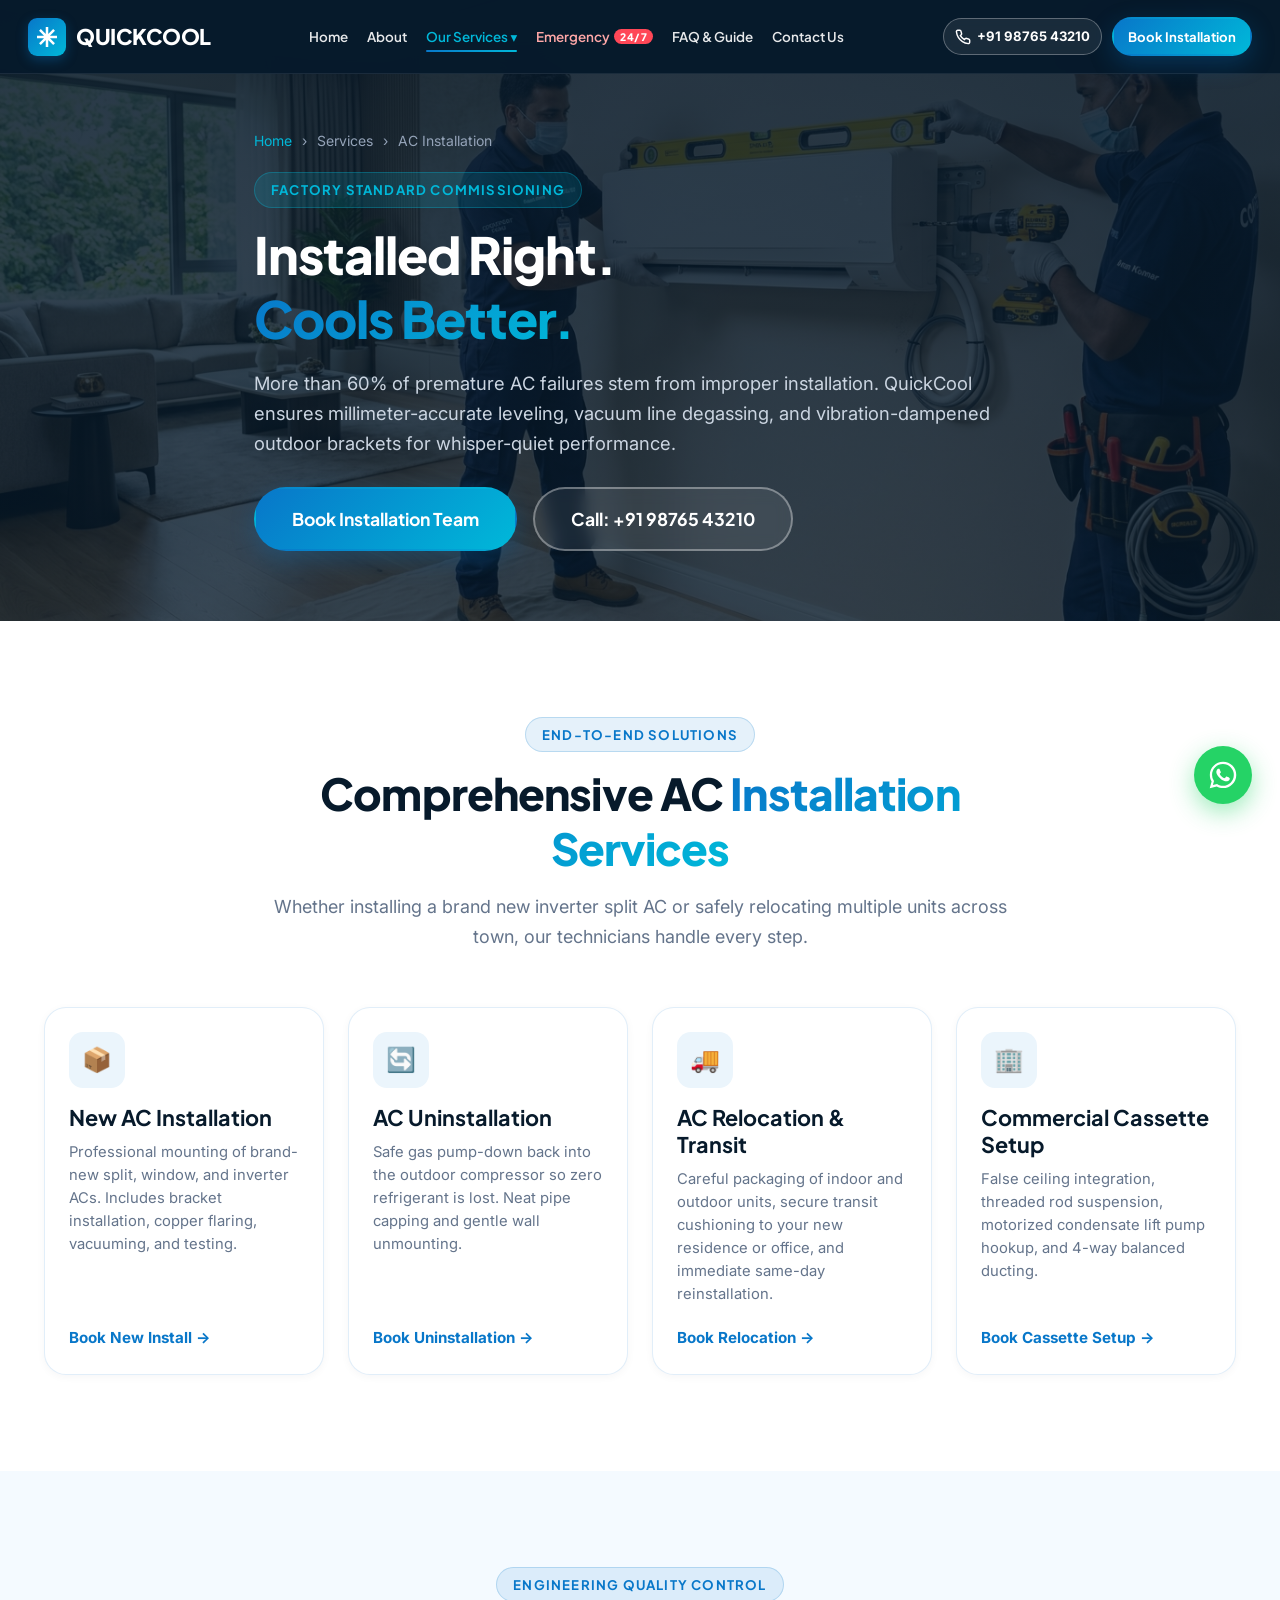
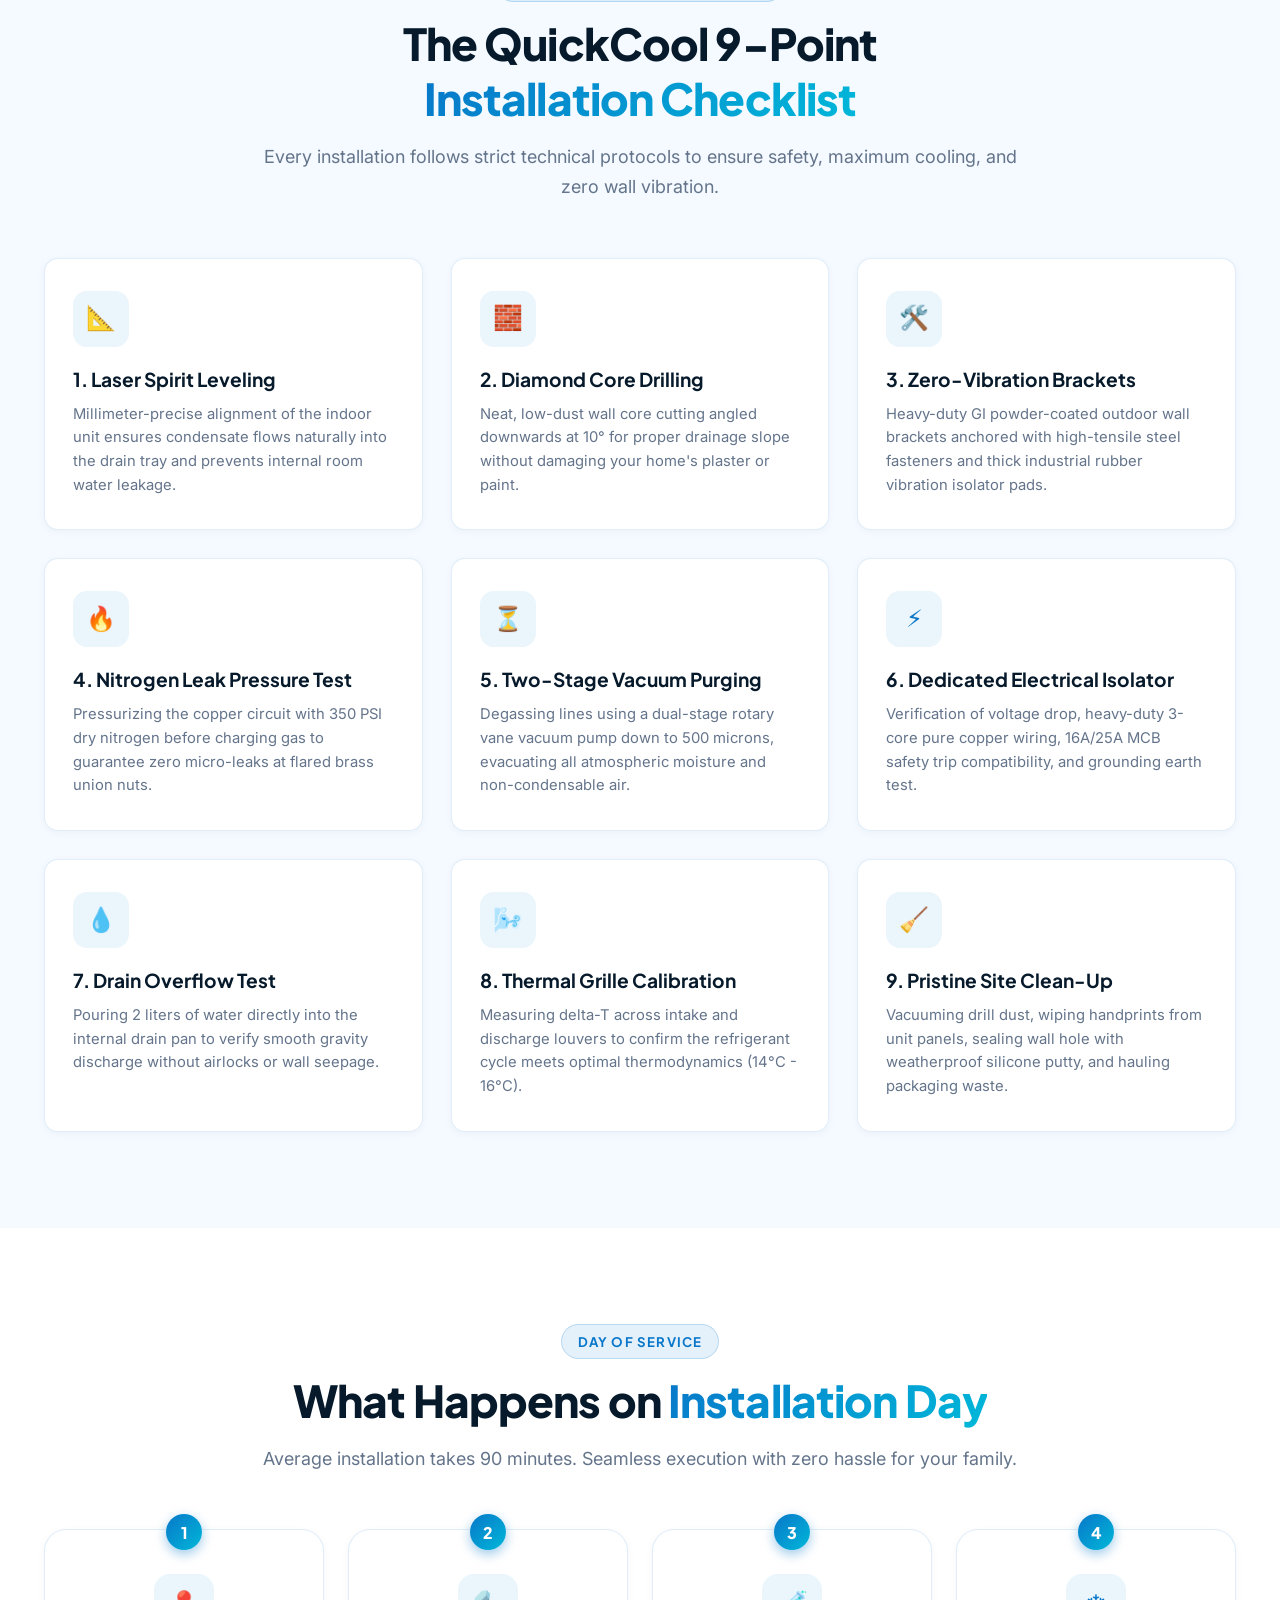
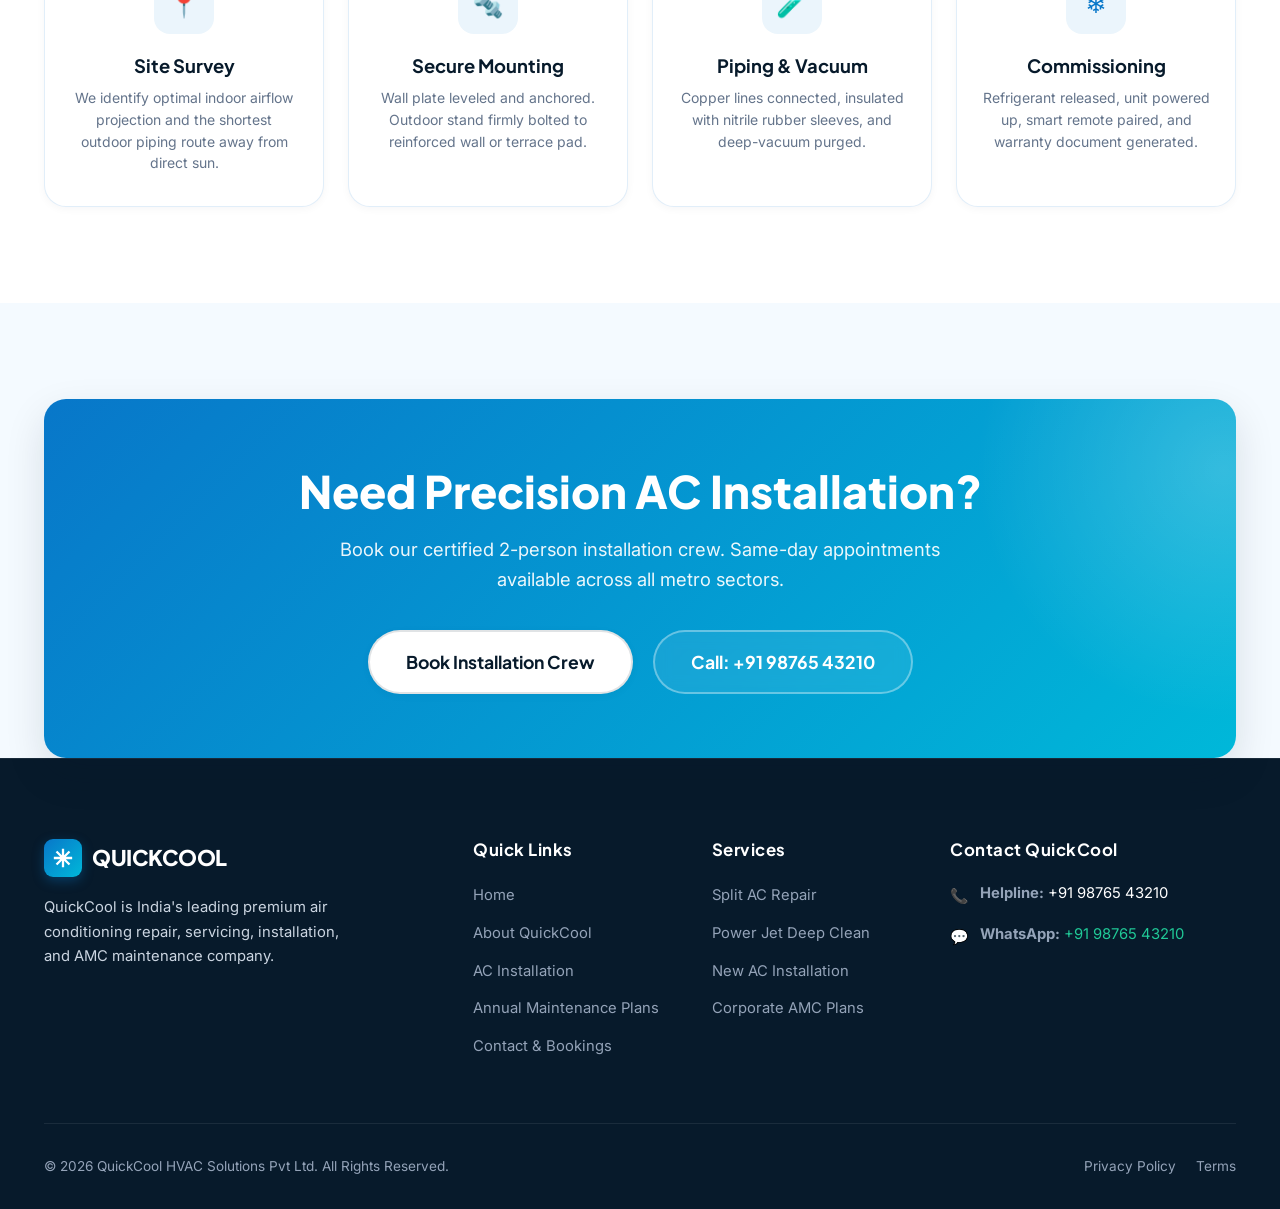
<file: installation.html>
<!DOCTYPE html>
<html lang="en">
<head>
  <meta charset="UTF-8">
  <meta name="viewport" content="width=device-width, initial-scale=1.0">
  <title>Precision AC Installation & Uninstallation | QuickCool HVAC Engineering</title>
  <meta name="description" content="Factory-certified AC installation, relocation, and uninstallation. Laser-aligned mounting, vacuum pump degassing, zero-leak copper flaring, and 90-day installation warranty.">
  
  <link rel="preconnect" href="https://fonts.googleapis.com">
  <link rel="preconnect" href="https://fonts.gstatic.com" crossorigin>
  <link href="https://fonts.googleapis.com/css2?family=Inter:wght@400;500;600;700&family=Plus+Jakarta+Sans:wght@600;700;800&display=swap" rel="stylesheet">
  <link rel="stylesheet" href="css/style.css?v=5.0">

  <script type="application/ld+json">
  {
    "@context": "https://schema.org",
    "@type": "Service",
    "name": "AC Installation & Relocation",
    "provider": {
      "@type": "HVACBusiness",
      "name": "QuickCool"
    },
    "serviceType": "HVAC Installation",
    "description": "Precision wall mounting, core drilling, vacuum degassing, and electrical connection."
  }
  </script>
</head>
<body>

  <!-- Header -->
  <header class="site-header" id="siteHeader">
    <div class="container header-inner">
      <a href="index.html" class="brand-logo" aria-label="QuickCool Home">
        <div class="brand-icon">
          <svg width="24" height="24" viewBox="0 0 24 24" fill="none" stroke="currentColor" stroke-width="2.5">
            <path d="M12 2v20M2 12h20M4.93 4.93l14.14 14.14M4.93 19.07L19.07 4.93"/>
          </svg>
        </div>
        <div class="brand-text">
          <span class="brand-name">QUICKCOOL</span>
          <span class="brand-tagline">Fast Service. Perfect Comfort.</span>
        </div>
      </a>

      <!-- Desktop Nav -->
      <nav class="main-nav">
        <ul class="nav-links">
          <li class="nav-item"><a href="index.html" class="nav-link">Home</a></li>
          <li class="nav-item"><a href="about.html" class="nav-link">About</a></li>
          <li class="nav-item has-dropdown">
            <a href="installation.html" class="nav-link active">Our Services ▾</a>
            <ul class="dropdown-menu">
              <li class="dropdown-item"><a href="ac-repair.html"><span class="dropdown-icon">🔧</span> AC Repair & Diagnostics</a></li>
              <li class="dropdown-item"><a href="ac-service.html"><span class="dropdown-icon">💧</span> AC Service & Jet Clean</a></li>
              <li class="dropdown-item"><a href="installation.html" style="color:var(--primary);"><span class="dropdown-icon">📐</span> AC Installation & Relocation</a></li>
              <li class="dropdown-item"><a href="amc.html"><span class="dropdown-icon">🛡️</span> Annual Maintenance (AMC)</a></li>
              <li class="dropdown-item"><a href="ac-types-brands.html"><span class="dropdown-icon">🏢</span> AC Types & All Brands</a></li>
              <li class="dropdown-item"><a href="emergency-service.html" style="color:var(--accent-red);"><span class="dropdown-icon">⚡</span> 24/7 Emergency AC Fix</a></li>
            </ul>
          </li>
          <li class="nav-item">
            <a href="emergency-service.html" class="nav-link nav-link-emergency">
              Emergency <span class="nav-badge-pill">24/7</span>
            </a>
          </li>
          <li class="nav-item"><a href="faq.html" class="nav-link">FAQ & Guide</a></li>
          <li class="nav-item"><a href="contact.html" class="nav-link">Contact Us</a></li>
        </ul>
      </nav>

      <div class="header-actions">
        <a href="tel:+919876543210" class="header-call-btn">
          <svg width="16" height="16" viewBox="0 0 24 24" fill="none" stroke="currentColor" stroke-width="2.2">
            <path d="M22 16.92v3a2 2 0 0 1-2.18 2 19.79 19.79 0 0 1-8.63-3.07 19.5 19.5 0 0 1-6-6 19.79 19.79 0 0 1-3.07-8.67A2 2 0 0 1 4.11 2h3a2 2 0 0 1 2 1.72 12.84 12.84 0 0 0 .7 2.81 2 2 0 0 1-.45 2.11L8.09 9.91a16 16 0 0 0 6 6l1.27-1.27a2 2 0 0 1 2.11-.45 12.84 12.84 0 0 0 2.81.7A2 2 0 0 1 22 16.92z"/>
          </svg>
          +91 98765 43210
        </a>
        <a href="#bookingModal" class="btn btn-primary open-booking-modal">Book Installation</a>
        <button class="mobile-toggle" aria-label="Open Navigation">
          <svg width="24" height="24" viewBox="0 0 24 24" fill="none" stroke="currentColor" stroke-width="2.2">
            <line x1="3" y1="12" x2="21" y2="12"></line>
            <line x1="3" y1="6" x2="21" y2="6"></line>
            <line x1="3" y1="18" x2="21" y2="18"></line>
          </svg>
        </button>
      </div>
    </div>
  </header>

  <!-- Mobile Drawer -->
  <div class="mobile-overlay" id="mobileOverlay"></div>
  <aside class="mobile-nav-drawer" id="mobileDrawer">
    <div class="mobile-drawer-header">
      <div class="brand-logo">
        <div class="brand-icon">
          <svg width="20" height="20" viewBox="0 0 24 24" fill="none" stroke="currentColor" stroke-width="2.5">
            <path d="M12 2v20M2 12h20M4.93 4.93l14.14 14.14M4.93 19.07L19.07 4.93"/>
          </svg>
        </div>
        <span class="brand-name" style="color:#FFF;">QUICKCOOL</span>
      </div>
      <button class="drawer-close" aria-label="Close Navigation">&times;</button>
    </div>
    <ul class="mobile-nav-list">
      <li class="mobile-nav-item"><a href="index.html" class="mobile-nav-link">Home</a></li>
      <li class="mobile-nav-item"><a href="about.html" class="mobile-nav-link">About Us</a></li>
      <li class="mobile-nav-item"><a href="ac-repair.html" class="mobile-nav-link">AC Repair</a></li>
      <li class="mobile-nav-item"><a href="ac-service.html" class="mobile-nav-link">AC Service & Jet Clean</a></li>
      <li class="mobile-nav-item"><a href="installation.html" class="mobile-nav-link active">AC Installation</a></li>
      <li class="mobile-nav-item"><a href="amc.html" class="mobile-nav-link">Annual Maintenance (AMC)</a></li>
      <li class="mobile-nav-item"><a href="ac-types-brands.html" class="mobile-nav-link">AC Types & Brands</a></li>
      <li class="mobile-nav-item"><a href="emergency-service.html" class="mobile-nav-link" style="color:var(--accent-red);">Emergency AC</a></li>
      <li class="mobile-nav-item"><a href="faq.html" class="mobile-nav-link">FAQ & Knowledge</a></li>
      <li class="mobile-nav-item"><a href="contact.html" class="mobile-nav-link">Contact Us</a></li>
    </ul>
  </aside>

  <!-- PAGE HERO -->
  <section class="page-hero">
    <img src="images/installation_hero.jpg" alt="QuickCool Precision AC Installation with Spirit Level" class="page-hero-bg">
    <div class="page-hero-overlay"></div>
    <div class="container page-hero-content">
      <ul class="breadcrumb">
        <li><a href="index.html">Home</a></li>
        <li>›</li>
        <li>Services</li>
        <li>›</li>
        <li>AC Installation</li>
      </ul>
      <span class="badge-tag badge-light">Factory Standard Commissioning</span>
      <h1 class="page-hero-title">Installed Right.<br><span class="gradient-text">Cools Better.</span></h1>
      <p class="page-hero-desc">
        More than 60% of premature AC failures stem from improper installation. QuickCool ensures millimeter-accurate leveling, vacuum line degassing, and vibration-dampened outdoor brackets for whisper-quiet performance.
      </p>
      <div style="display:flex; gap:16px; flex-wrap:wrap;">
        <a href="#bookingModal" class="btn btn-primary btn-lg open-booking-modal">Book Installation Team</a>
        <a href="tel:+919876543210" class="btn btn-outline-white btn-lg">Call: +91 98765 43210</a>
      </div>
    </div>
  </section>

  <!-- 4 PRIMARY INSTALLATION SERVICES -->
  <section class="section bg-white">
    <div class="container">
      <div class="section-header">
        <span class="badge-tag">End-to-End Solutions</span>
        <h2 class="section-title">Comprehensive AC <span class="gradient-text">Installation Services</span></h2>
        <p class="section-desc">Whether installing a brand new inverter split AC or safely relocating multiple units across town, our technicians handle every step.</p>
      </div>

      <div class="services-grid-4">
        <div class="service-card">
          <div class="service-card-body">
            <div class="benefit-icon" style="margin-bottom:16px;">📦</div>
            <h3 class="service-card-title">New AC Installation</h3>
            <p class="service-card-desc">Professional mounting of brand-new split, window, and inverter ACs. Includes bracket installation, copper flaring, vacuuming, and testing.</p>
            <a href="#bookingModal" class="service-card-link open-booking-modal">Book New Install →</a>
          </div>
        </div>

        <div class="service-card">
          <div class="service-card-body">
            <div class="benefit-icon" style="margin-bottom:16px;">🔄</div>
            <h3 class="service-card-title">AC Uninstallation</h3>
            <p class="service-card-desc">Safe gas pump-down back into the outdoor compressor so zero refrigerant is lost. Neat pipe capping and gentle wall unmounting.</p>
            <a href="#bookingModal" class="service-card-link open-booking-modal">Book Uninstallation →</a>
          </div>
        </div>

        <div class="service-card">
          <div class="service-card-body">
            <div class="benefit-icon" style="margin-bottom:16px;">🚚</div>
            <h3 class="service-card-title">AC Relocation & Transit</h3>
            <p class="service-card-desc">Careful packaging of indoor and outdoor units, secure transit cushioning to your new residence or office, and immediate same-day reinstallation.</p>
            <a href="#bookingModal" class="service-card-link open-booking-modal">Book Relocation →</a>
          </div>
        </div>

        <div class="service-card">
          <div class="service-card-body">
            <div class="benefit-icon" style="margin-bottom:16px;">🏢</div>
            <h3 class="service-card-title">Commercial Cassette Setup</h3>
            <p class="service-card-desc">False ceiling integration, threaded rod suspension, motorized condensate lift pump hookup, and 4-way balanced ducting.</p>
            <a href="#bookingModal" class="service-card-link open-booking-modal">Book Cassette Setup →</a>
          </div>
        </div>
      </div>
    </div>
  </section>

  <!-- PROFESSIONAL INSTALLATION CHECKLIST -->
  <section class="section bg-ice">
    <div class="container">
      <div class="section-header">
        <span class="badge-tag">Engineering Quality Control</span>
        <h2 class="section-title">The QuickCool 9-Point<br><span class="gradient-text">Installation Checklist</span></h2>
        <p class="section-desc">Every installation follows strict technical protocols to ensure safety, maximum cooling, and zero wall vibration.</p>
      </div>

      <div style="display:grid; grid-template-columns: repeat(3, 1fr); gap:28px;">
        <div class="benefit-card">
          <div class="benefit-icon">📐</div>
          <h3 class="benefit-title">1. Laser Spirit Leveling</h3>
          <p class="benefit-desc">Millimeter-precise alignment of the indoor unit ensures condensate flows naturally into the drain tray and prevents internal room water leakage.</p>
        </div>

        <div class="benefit-card">
          <div class="benefit-icon">🧱</div>
          <h3 class="benefit-title">2. Diamond Core Drilling</h3>
          <p class="benefit-desc">Neat, low-dust wall core cutting angled downwards at 10° for proper drainage slope without damaging your home's plaster or paint.</p>
        </div>

        <div class="benefit-card">
          <div class="benefit-icon">🛠️</div>
          <h3 class="benefit-title">3. Zero-Vibration Brackets</h3>
          <p class="benefit-desc">Heavy-duty GI powder-coated outdoor wall brackets anchored with high-tensile steel fasteners and thick industrial rubber vibration isolator pads.</p>
        </div>

        <div class="benefit-card">
          <div class="benefit-icon">🔥</div>
          <h3 class="benefit-title">4. Nitrogen Leak Pressure Test</h3>
          <p class="benefit-desc">Pressurizing the copper circuit with 350 PSI dry nitrogen before charging gas to guarantee zero micro-leaks at flared brass union nuts.</p>
        </div>

        <div class="benefit-card">
          <div class="benefit-icon">⏳</div>
          <h3 class="benefit-title">5. Two-Stage Vacuum Purging</h3>
          <p class="benefit-desc">Degassing lines using a dual-stage rotary vane vacuum pump down to 500 microns, evacuating all atmospheric moisture and non-condensable air.</p>
        </div>

        <div class="benefit-card">
          <div class="benefit-icon">⚡</div>
          <h3 class="benefit-title">6. Dedicated Electrical Isolator</h3>
          <p class="benefit-desc">Verification of voltage drop, heavy-duty 3-core pure copper wiring, 16A/25A MCB safety trip compatibility, and grounding earth test.</p>
        </div>

        <div class="benefit-card">
          <div class="benefit-icon">💧</div>
          <h3 class="benefit-title">7. Drain Overflow Test</h3>
          <p class="benefit-desc">Pouring 2 liters of water directly into the internal drain pan to verify smooth gravity discharge without airlocks or wall seepage.</p>
        </div>

        <div class="benefit-card">
          <div class="benefit-icon">🌬️</div>
          <h3 class="benefit-title">8. Thermal Grille Calibration</h3>
          <p class="benefit-desc">Measuring delta-T across intake and discharge louvers to confirm the refrigerant cycle meets optimal thermodynamics (14°C - 16°C).</p>
        </div>

        <div class="benefit-card">
          <div class="benefit-icon">🧹</div>
          <h3 class="benefit-title">9. Pristine Site Clean-Up</h3>
          <p class="benefit-desc">Vacuuming drill dust, wiping handprints from unit panels, sealing wall hole with weatherproof silicone putty, and hauling packaging waste.</p>
        </div>
      </div>
    </div>
  </section>

  <!-- STEP-BY-STEP INSTALLATION PROCESS -->
  <section class="section bg-white">
    <div class="container">
      <div class="section-header">
        <span class="badge-tag">Day of Service</span>
        <h2 class="section-title">What Happens on <span class="gradient-text">Installation Day</span></h2>
        <p class="section-desc">Average installation takes 90 minutes. Seamless execution with zero hassle for your family.</p>
      </div>

      <div class="process-grid" style="grid-template-columns: repeat(4, 1fr);">
        <div class="process-card">
          <div class="process-step-num">1</div>
          <div class="process-icon">📍</div>
          <h3 class="process-title">Site Survey</h3>
          <p class="process-desc">We identify optimal indoor airflow projection and the shortest outdoor piping route away from direct sun.</p>
        </div>

        <div class="process-card">
          <div class="process-step-num">2</div>
          <div class="process-icon">🔩</div>
          <h3 class="process-title">Secure Mounting</h3>
          <p class="process-desc">Wall plate leveled and anchored. Outdoor stand firmly bolted to reinforced wall or terrace pad.</p>
        </div>

        <div class="process-card">
          <div class="process-step-num">3</div>
          <div class="process-icon">🧪</div>
          <h3 class="process-title">Piping & Vacuum</h3>
          <p class="process-desc">Copper lines connected, insulated with nitrile rubber sleeves, and deep-vacuum purged.</p>
        </div>

        <div class="process-card">
          <div class="process-step-num">4</div>
          <div class="process-icon">❄️</div>
          <h3 class="process-title">Commissioning</h3>
          <p class="process-desc">Refrigerant released, unit powered up, smart remote paired, and warranty document generated.</p>
        </div>
      </div>
    </div>
  </section>

  <!-- CTA BANNER -->
  <section class="section bg-ice" style="padding-bottom:0;">
    <div class="container">
      <div class="cta-banner">
        <h2 class="cta-banner-title">Need Precision AC Installation?</h2>
        <p class="cta-banner-desc">Book our certified 2-person installation crew. Same-day appointments available across all metro sectors.</p>
        <div class="cta-banner-actions">
          <a href="#bookingModal" class="btn btn-secondary btn-lg open-booking-modal">Book Installation Crew</a>
          <a href="tel:+919876543210" class="btn btn-outline-white btn-lg">Call: +91 98765 43210</a>
        </div>
      </div>
    </div>
  </section>

  <!-- FOOTER -->
  <footer class="site-footer">
    <div class="container">
      <div class="footer-top">
        <div>
          <a href="index.html" class="brand-logo" style="margin-bottom:12px;">
            <div class="brand-icon">
              <svg width="22" height="22" viewBox="0 0 24 24" fill="none" stroke="currentColor" stroke-width="2.5">
                <path d="M12 2v20M2 12h20M4.93 4.93l14.14 14.14M4.93 19.07L19.07 4.93"/>
              </svg>
            </div>
            <span class="brand-name" style="color:#FFF;">QUICKCOOL</span>
          </a>
          <p class="footer-brand-desc">QuickCool is India's leading premium air conditioning repair, servicing, installation, and AMC maintenance company.</p>
        </div>
        <div>
          <h4 class="footer-heading">Quick Links</h4>
          <ul class="footer-links">
            <li class="footer-link"><a href="index.html">Home</a></li>
            <li class="footer-link"><a href="about.html">About QuickCool</a></li>
            <li class="footer-link"><a href="installation.html">AC Installation</a></li>
            <li class="footer-link"><a href="amc.html">Annual Maintenance Plans</a></li>
            <li class="footer-link"><a href="contact.html">Contact & Bookings</a></li>
          </ul>
        </div>
        <div>
          <h4 class="footer-heading">Services</h4>
          <ul class="footer-links">
            <li class="footer-link"><a href="ac-repair.html">Split AC Repair</a></li>
            <li class="footer-link"><a href="ac-service.html">Power Jet Deep Clean</a></li>
            <li class="footer-link"><a href="installation.html">New AC Installation</a></li>
            <li class="footer-link"><a href="amc.html">Corporate AMC Plans</a></li>
          </ul>
        </div>
        <div>
          <h4 class="footer-heading">Contact QuickCool</h4>
          <ul class="footer-contact-list">
            <li class="footer-contact-item">
              <span class="footer-contact-icon">📞</span>
              <div><strong>Helpline:</strong> <a href="tel:+919876543210" style="color:#FFF;">+91 98765 43210</a></div>
            </li>
            <li class="footer-contact-item">
              <span class="footer-contact-icon">💬</span>
              <div><strong>WhatsApp:</strong> <a href="https://wa.me/919876543210" style="color:var(--accent-green);">+91 98765 43210</a></div>
            </li>
          </ul>
        </div>
      </div>
      <div class="footer-bottom">
        <div>© 2026 QuickCool HVAC Solutions Pvt Ltd. All Rights Reserved.</div>
        <div class="footer-legal-links"><a href="#">Privacy Policy</a> <a href="#">Terms</a></div>
      </div>
    </div>
  </footer>

  <!-- Floating & Modals -->
  <a href="https://wa.me/919876543210?text=Hi%20QuickCool,%20I%20need%20AC%20installation" class="floating-whatsapp" target="_blank" aria-label="WhatsApp QuickCool">
    <svg width="32" height="32" viewBox="0 0 24 24" fill="currentColor"><path d="M12.04 2c-5.46 0-9.91 4.45-9.91 9.91 0 1.75.46 3.45 1.32 4.95L2.05 22l5.25-1.38c1.45.79 3.08 1.21 4.74 1.21 5.46 0 9.91-4.45 9.91-9.91 0-2.65-1.03-5.14-2.9-7.01A9.816 9.816 0 0 0 12.04 2zm0 18.06c-1.48 0-2.93-.4-4.2-1.15l-.3-.18-3.12.82.83-3.04-.2-.31a8.134 8.134 0 0 1-1.25-4.29c0-4.5 3.66-8.16 8.16-8.16 2.18 0 4.23.85 5.77 2.39a8.11 8.11 0 0 1 2.39 5.77c0 4.5-3.66 8.14-8.17 8.14zm4.47-6.1c-.24-.12-1.45-.72-1.68-.8-.23-.08-.39-.12-.56.12-.17.25-.64.8-.79.97-.14.17-.29.2-.53.08-.24-.12-1.03-.38-1.96-1.21-.73-.65-1.22-1.45-1.36-1.7-.14-.24-.01-.38.11-.5.11-.11.24-.29.37-.43.12-.14.16-.24.24-.4.08-.17.04-.31-.02-.43s-.56-1.35-.77-1.85c-.2-.49-.41-.42-.56-.43h-.48c-.16 0-.43.06-.66.31-.23.25-.87.85-.87 2.07s.89 2.4 1.01 2.57c.12.17 1.76 2.68 4.25 3.76.59.26 1.05.41 1.41.53.59.19 1.13.16 1.56.1.48-.07 1.45-.59 1.66-1.16.2-.57.2-1.06.14-1.16-.06-.11-.22-.17-.46-.29z"/></svg>
  </a>

  <div class="mobile-bottom-bar">
    <a href="tel:+919876543210" class="mobile-bottom-btn mobile-bottom-call"><span>📞</span> Call</a>
    <a href="https://wa.me/919876543210" class="mobile-bottom-btn mobile-bottom-wa"><span>💬</span> WhatsApp</a>
    <a href="#bookingModal" class="mobile-bottom-btn mobile-bottom-book open-booking-modal"><span>📅</span> Book Install</a>
  </div>

  <div class="modal-overlay" id="bookingModal">
    <div class="modal-card">
      <button class="modal-close" aria-label="Close Modal">&times;</button>
      <div class="booking-container">
        <form class="booking-form" id="bookingForm">
          <div style="margin-bottom:24px; text-align:center;">
            <span class="badge-tag">Precision Installation Booking</span>
            <h3 style="font-size:1.6rem; font-weight:800; color:var(--dark); margin-top:6px;">Book AC Installation</h3>
            <p style="font-size:0.9rem; color:var(--text-muted);">A certified 2-person installation crew will arrive with complete tooling.</p>
          </div>
          <div class="form-fields-container form-grid">
            <div class="form-group">
              <label class="form-label">Full Name *</label>
              <input type="text" name="name" class="form-control" placeholder="e.g. Arvind Mehta" required>
            </div>
            <div class="form-group">
              <label class="form-label">Phone Number *</label>
              <input type="tel" name="phone" class="form-control" placeholder="e.g. +91 98765 43210" required>
            </div>
            <div class="form-group">
              <label class="form-label">Installation Type *</label>
              <select name="service_type" class="form-control" required>
                <option value="New AC Installation">New AC Installation</option>
                <option value="AC Uninstallation">AC Uninstallation Only</option>
                <option value="AC Relocation">Uninstallation + Reinstallation</option>
              </select>
            </div>
            <div class="form-group">
              <label class="form-label">Tonnage & Type</label>
              <select name="tonnage" class="form-control">
                <option value="1.0 Ton Split">1.0 Ton Split</option>
                <option value="1.5 Ton Split">1.5 Ton Split</option>
                <option value="2.0 Ton Split">2.0 Ton Split</option>
                <option value="Window AC">Window AC</option>
                <option value="Cassette AC">Cassette AC</option>
              </select>
            </div>
            <div class="form-group full-width">
              <label class="form-label">Installation Address *</label>
              <input type="text" name="address" class="form-control" placeholder="House/Flat No, Apartment Name, Street, Landmark" required>
            </div>
            <div class="form-group full-width">
              <button type="submit" class="btn btn-primary btn-lg" style="width:100%;">Schedule Installation Crew</button>
            </div>
          </div>
        </form>
        <div class="success-message-box">
          <div class="success-icon-check">✓</div>
          <h3 style="font-size:1.8rem; font-weight:800; color:var(--dark); margin-bottom:12px;">Installation Scheduled!</h3>
          <p style="font-size:1.05rem; color:var(--text-muted); line-height:1.6; max-width:480px; margin:0 auto 24px;">
            Thank you! Our QuickCool team will contact you in under <strong>5 minutes</strong> to confirm technician dispatch.
          </p>
          <button class="btn btn-secondary" data-close-modal>Close</button>
        </div>
      </div>
    </div>
  </div>

  <script src="js/main.js?v=5.0"></script>
</body>
</html>
</file>
<file: css/style.css>
/* ==========================================================================
   QUICKCOOL — MASTER DESIGN SYSTEM & STYLESHEET
   Brand Identity: Premium AC Repair, Servicing & HVAC Engineering
   Colors: Cool Blue (#0877C9), Electric Cyan (#00B8D9), Deep Navy (#071A2B),
           Ice White (#F4FAFF), Fresh Green (#20C997)
   ========================================================================== */

/* --- CSS Variables --- */
:root {
  --primary: #0877C9;
  --primary-hover: #0662A6;
  --primary-light: #EBF5FC;
  --secondary: #00B8D9;
  --secondary-hover: #009BB6;
  --dark: #071A2B;
  --dark-surface: #0B253D;
  --dark-card: #0F3354;
  --light: #F4FAFF;
  --light-gray: #F8FBFE;
  --border-light: rgba(8, 119, 201, 0.12);
  --border-dark: rgba(255, 255, 255, 0.12);
  --accent-green: #20C997;
  --accent-red: #FF4757;
  --accent-orange: #FF7F50;
  --text-main: #1E293B;
  --text-muted: #64748B;
  --text-light: #E2E8F0;
  --text-white: #FFFFFF;
  
  --font-heading: 'Plus Jakarta Sans', system-ui, -apple-system, sans-serif;
  --font-body: 'Inter', system-ui, -apple-system, sans-serif;

  --gradient-brand: linear-gradient(135deg, #0877C9 0%, #00B8D9 100%);
  --gradient-dark: linear-gradient(180deg, #071A2B 0%, #0B253D 100%);
  --gradient-hero-overlay: linear-gradient(180deg, rgba(7, 26, 43, 0.88) 0%, rgba(7, 26, 43, 0.72) 50%, rgba(7, 26, 43, 0.92) 100%);
  --gradient-card: linear-gradient(180deg, #FFFFFF 0%, #F8FBFE 100%);
  --gradient-accent: linear-gradient(135deg, #20C997 0%, #00B8D9 100%);

  --shadow-sm: 0 2px 8px rgba(7, 26, 43, 0.04);
  --shadow-md: 0 8px 24px rgba(7, 26, 43, 0.08);
  --shadow-lg: 0 16px 40px rgba(7, 26, 43, 0.12);
  --shadow-glow: 0 0 25px rgba(0, 184, 217, 0.3);
  --shadow-primary: 0 8px 25px rgba(8, 119, 201, 0.28);
  
  --radius-sm: 8px;
  --radius-md: 14px;
  --radius-lg: 22px;
  --radius-full: 9999px;

  --transition-fast: 0.2s cubic-bezier(0.16, 1, 0.3, 1);
  --transition-normal: 0.35s cubic-bezier(0.16, 1, 0.3, 1);
  --transition-slow: 0.6s cubic-bezier(0.16, 1, 0.3, 1);

  --container-width: 1240px;
}

/* --- Global Reset & Base --- */
*, *::before, *::after {
  box-sizing: border-box;
  margin: 0;
  padding: 0;
}

html {
  font-size: 16px;
  scroll-behavior: smooth;
  -webkit-font-smoothing: antialiased;
  -moz-osx-font-smoothing: grayscale;
}

body {
  font-family: var(--font-body);
  background-color: var(--light-gray);
  color: var(--text-main);
  line-height: 1.6;
  overflow-x: hidden;
  position: relative;
}

h1, h2, h3, h4, h5, h6 {
  font-family: var(--font-heading);
  color: var(--dark);
  font-weight: 700;
  line-height: 1.25;
}

a {
  text-decoration: none;
  color: inherit;
  transition: color var(--transition-fast);
}

img {
  max-width: 100%;
  height: auto;
  display: block;
}

button, input, select, textarea {
  font-family: inherit;
  font-size: inherit;
  outline: none;
}

/* --- Container & Layout Utilities --- */
.container {
  width: 100%;
  max-width: var(--container-width);
  margin-left: auto;
  margin-right: auto;
  padding-left: 24px;
  padding-right: 24px;
}

.section {
  padding: 96px 0;
  position: relative;
}

.section-sm {
  padding: 56px 0;
}

.section-dark {
  background-color: var(--dark);
  color: var(--text-light);
}

.section-dark h2, .section-dark h3, .section-dark h4 {
  color: var(--text-white);
}

.bg-ice {
  background-color: var(--light);
}

.bg-white {
  background-color: #FFFFFF;
}

/* Section Header Typography */
.section-header {
  text-align: center;
  max-width: 760px;
  margin: 0 auto 56px;
}

.section-header.text-left {
  text-align: left;
  margin-left: 0;
}

.badge-tag {
  display: inline-flex;
  align-items: center;
  gap: 8px;
  background: rgba(8, 119, 201, 0.1);
  color: var(--primary);
  font-family: var(--font-heading);
  font-size: 0.825rem;
  font-weight: 700;
  text-transform: uppercase;
  letter-spacing: 1.2px;
  padding: 6px 16px;
  border-radius: var(--radius-full);
  margin-bottom: 14px;
  border: 1px solid rgba(8, 119, 201, 0.2);
}

.badge-tag.badge-light {
  background: rgba(0, 184, 217, 0.15);
  color: var(--secondary);
  border-color: rgba(0, 184, 217, 0.3);
}

.badge-tag.badge-alert {
  background: rgba(255, 71, 87, 0.15);
  color: var(--accent-red);
  border-color: rgba(255, 71, 87, 0.3);
}

.section-title {
  font-size: clamp(2rem, 3.5vw, 2.75rem);
  font-weight: 800;
  margin-bottom: 16px;
  letter-spacing: -0.02em;
}

.section-desc {
  font-size: 1.125rem;
  color: var(--text-muted);
  line-height: 1.65;
}

.section-dark .section-desc {
  color: #94A3B8;
}

/* Gradient text accent */
.gradient-text {
  background: var(--gradient-brand);
  -webkit-background-clip: text;
  -webkit-text-fill-color: transparent;
}

/* --- Buttons & CTAs --- */
.btn {
  display: inline-flex;
  align-items: center;
  justify-content: center;
  gap: 10px;
  font-family: var(--font-heading);
  font-weight: 700;
  font-size: 1rem;
  padding: 14px 28px;
  border-radius: var(--radius-full);
  cursor: pointer;
  transition: all var(--transition-normal);
  border: 2px solid transparent;
  white-space: nowrap;
}

.btn-primary {
  background: var(--gradient-brand);
  color: #FFFFFF;
  box-shadow: var(--shadow-primary);
}

.btn-primary:hover {
  box-shadow: 0 12px 30px rgba(0, 184, 217, 0.4);
  transform: translateY(-2px);
}

.btn-secondary {
  background: #FFFFFF;
  color: var(--dark);
  border-color: rgba(7, 26, 43, 0.12);
  box-shadow: var(--shadow-sm);
}

.btn-secondary:hover {
  border-color: var(--primary);
  color: var(--primary);
  transform: translateY(-2px);
  box-shadow: var(--shadow-md);
}

.btn-outline-white {
  background: rgba(255, 255, 255, 0.08);
  color: #FFFFFF;
  border-color: rgba(255, 255, 255, 0.35);
  backdrop-filter: blur(8px);
}

.btn-outline-white:hover {
  background: #FFFFFF;
  color: var(--dark);
  border-color: #FFFFFF;
  transform: translateY(-2px);
}

.btn-emergency {
  background: linear-gradient(135deg, #FF4757 0%, #FF7F50 100%);
  color: #FFFFFF;
  box-shadow: 0 8px 25px rgba(255, 71, 87, 0.35);
  animation: pulseAlert 2.5s infinite;
}

@keyframes pulseAlert {
  0% { box-shadow: 0 0 0 0 rgba(255, 71, 87, 0.6); }
  70% { box-shadow: 0 0 0 14px rgba(255, 71, 87, 0); }
  100% { box-shadow: 0 0 0 0 rgba(255, 71, 87, 0); }
}

.btn-lg {
  padding: 16px 36px;
  font-size: 1.1rem;
}

.btn-sm {
  padding: 8px 18px;
  font-size: 0.875rem;
}

/* --- HEADER & NAVIGATION (ANTI-COLLISION FIXED SYSTEM) --- */
.site-header {
  position: fixed !important;
  top: 0 !important;
  left: 0 !important;
  right: 0 !important;
  width: 100% !important;
  height: 74px;
  display: flex !important;
  align-items: center !important;
  z-index: 10000 !important;
  background: rgba(7, 26, 43, 0.98) !important;
  backdrop-filter: blur(20px) !important;
  -webkit-backdrop-filter: blur(20px) !important;
  border-bottom: 1px solid rgba(255, 255, 255, 0.08) !important;
  transition: height 0.3s cubic-bezier(0.16, 1, 0.3, 1), 
              background 0.3s cubic-bezier(0.16, 1, 0.3, 1), 
              box-shadow 0.3s cubic-bezier(0.16, 1, 0.3, 1),
              border-color 0.3s cubic-bezier(0.16, 1, 0.3, 1) !important;
}

.site-header.scrolled {
  height: 64px !important;
  background: rgba(255, 255, 255, 0.98) !important;
  backdrop-filter: blur(20px) !important;
  -webkit-backdrop-filter: blur(20px) !important;
  box-shadow: 0 4px 20px rgba(7, 26, 43, 0.09) !important;
  border-bottom: 1px solid rgba(8, 119, 201, 0.14) !important;
}

/* Header Inner: Never squashed, generous width up to 1440px */
.site-header .header-inner,
.header-inner {
  width: 100% !important;
  max-width: 1440px !important;
  margin-left: auto !important;
  margin-right: auto !important;
  padding-left: clamp(14px, 2.2vw, 32px) !important;
  padding-right: clamp(14px, 2.2vw, 32px) !important;
  display: flex !important;
  align-items: center !important;
  justify-content: space-between !important;
  gap: 12px !important;
  height: 100% !important;
  box-sizing: border-box !important;
}

/* Brand Logo */
.brand-logo {
  display: flex;
  align-items: center;
  gap: 10px;
  text-decoration: none;
  flex-shrink: 0;
  z-index: 2;
}

.brand-icon {
  width: 38px;
  height: 38px;
  border-radius: 9px;
  background: var(--gradient-brand);
  display: flex;
  align-items: center;
  justify-content: center;
  color: white;
  box-shadow: 0 4px 12px rgba(8, 119, 201, 0.35);
  flex-shrink: 0;
  transition: transform var(--transition-fast);
}

.brand-logo:hover .brand-icon {
  transform: rotate(15deg) scale(1.05);
}

.brand-text {
  display: flex;
  flex-direction: column;
  justify-content: center;
}

.brand-name {
  font-family: var(--font-heading);
  font-weight: 800;
  font-size: 1.35rem;
  letter-spacing: -0.5px;
  color: #FFFFFF;
  line-height: 1;
  transition: color var(--transition-fast);
}

.site-header.scrolled .brand-name {
  color: var(--dark);
}

.brand-tagline {
  font-size: 0.6rem;
  font-weight: 700;
  letter-spacing: 0.6px;
  text-transform: uppercase;
  color: var(--secondary);
  margin-top: 2px;
  white-space: nowrap;
}

/* Desktop Nav Menu */
.main-nav {
  display: flex;
  align-items: center;
  justify-content: center;
  flex: 0 1 auto;
  min-width: 0;
}

.nav-links {
  display: flex;
  align-items: center;
  list-style: none;
  gap: clamp(6px, 1vw, 14px);
  margin: 0;
  padding: 0;
  flex-wrap: nowrap;
}

.nav-item {
  position: relative;
  display: flex;
  align-items: center;
  flex-shrink: 0;
}

.nav-link {
  font-family: var(--font-heading);
  font-size: 0.86rem;
  font-weight: 600;
  color: rgba(255, 255, 255, 0.9);
  padding: 6px 7px;
  display: inline-flex;
  align-items: center;
  gap: 4px;
  position: relative;
  transition: color var(--transition-fast);
  white-space: nowrap;
  border-radius: 4px;
}

.site-header.scrolled .nav-link {
  color: var(--text-main);
}

.nav-link:hover, .nav-link.active {
  color: var(--secondary);
}

.site-header.scrolled .nav-link:hover, 
.site-header.scrolled .nav-link.active {
  color: var(--primary);
}

.nav-link::after {
  content: '';
  position: absolute;
  bottom: 0;
  left: 6px;
  right: 6px;
  width: 0;
  height: 2.5px;
  border-radius: 2px;
  background: var(--gradient-brand);
  transition: width var(--transition-fast);
  margin: 0 auto;
}

.nav-link:hover::after, .nav-link.active::after {
  width: calc(100% - 12px);
}

.nav-link-emergency {
  color: #FFA8A8 !important;
}

.site-header.scrolled .nav-link-emergency {
  color: var(--accent-red) !important;
}

.site-header.scrolled .nav-link-emergency:hover {
  color: #DC2626 !important;
}

.nav-badge-pill {
  font-size: 0.65rem;
  font-weight: 800;
  padding: 2px 6px;
  border-radius: var(--radius-full);
  background: var(--accent-red);
  color: #FFFFFF;
  letter-spacing: 0.5px;
  display: inline-block;
  line-height: 1.1;
}

/* Dropdown Menu */
.has-dropdown {
  position: relative;
}

.dropdown-menu {
  position: absolute;
  top: 100%;
  left: 50%;
  transform: translateX(-50%) translateY(12px);
  min-width: 270px;
  background: #FFFFFF;
  border-radius: var(--radius-md);
  padding: 10px 0;
  box-shadow: 0 18px 40px rgba(7, 26, 43, 0.18);
  border: 1px solid rgba(8, 119, 201, 0.12);
  opacity: 0;
  visibility: hidden;
  transition: all var(--transition-normal);
  list-style: none;
  z-index: 100;
}

.has-dropdown:hover .dropdown-menu {
  opacity: 1;
  visibility: visible;
  transform: translateX(-50%) translateY(4px);
}

.dropdown-item a {
  display: flex;
  align-items: center;
  gap: 12px;
  padding: 11px 20px;
  color: var(--text-main);
  font-size: 0.9rem;
  font-weight: 600;
  transition: all var(--transition-fast);
  white-space: nowrap;
}

.dropdown-item a:hover {
  background: var(--primary-light);
  color: var(--primary);
  padding-left: 24px;
}

.dropdown-icon {
  font-size: 1.1rem;
  line-height: 1;
}

/* Header CTAs */
.header-actions {
  display: flex;
  align-items: center;
  gap: 10px;
  flex-shrink: 0;
  z-index: 2;
}

.header-call-btn {
  display: inline-flex;
  align-items: center;
  gap: 6px;
  color: #FFFFFF;
  font-weight: 700;
  font-size: 0.84rem;
  padding: 8px 13px;
  border-radius: var(--radius-full);
  border: 1.5px solid rgba(255, 255, 255, 0.3);
  background: rgba(255, 255, 255, 0.08);
  backdrop-filter: blur(6px);
  transition: all var(--transition-fast);
  white-space: nowrap;
}

.site-header.scrolled .header-call-btn {
  color: var(--dark);
  border-color: rgba(7, 26, 43, 0.18);
  background: rgba(7, 26, 43, 0.04);
}

.header-call-btn:hover {
  border-color: var(--secondary);
  color: var(--secondary);
  background: rgba(0, 184, 217, 0.15);
}

.site-header.scrolled .header-call-btn:hover {
  border-color: var(--primary);
  color: var(--primary);
  background: var(--primary-light);
}

.header-actions .btn {
  padding: 8px 16px;
  font-size: 0.84rem;
  border-radius: var(--radius-full);
  white-space: nowrap;
}

/* Mobile Toggle Hamburger */
.mobile-toggle {
  display: none;
  align-items: center;
  justify-content: center;
  width: 40px;
  height: 40px;
  border-radius: 9px;
  background: rgba(255, 255, 255, 0.1);
  border: 1px solid rgba(255, 255, 255, 0.25);
  cursor: pointer;
  color: #FFFFFF;
  padding: 0;
  transition: all var(--transition-fast);
}

.mobile-toggle:hover {
  background: rgba(255, 255, 255, 0.2);
}

.site-header.scrolled .mobile-toggle {
  color: var(--dark);
  border-color: rgba(7, 26, 43, 0.15);
  background: rgba(7, 26, 43, 0.05);
}

/* --- MOBILE DRAWER --- */
.mobile-nav-drawer {
  position: fixed;
  top: 0;
  right: -100%;
  width: 85%;
  max-width: 380px;
  height: 100vh;
  background: var(--dark);
  z-index: 2000;
  padding: 32px 24px;
  display: flex;
  flex-direction: column;
  justify-content: space-between;
  box-shadow: -5px 0 30px rgba(0, 0, 0, 0.5);
  transition: right 0.4s cubic-bezier(0.16, 1, 0.3, 1);
  overflow-y: auto;
}

.mobile-nav-drawer.open {
  right: 0;
}

.mobile-overlay {
  position: fixed;
  top: 0;
  left: 0;
  width: 100%;
  height: 100%;
  background: rgba(7, 26, 43, 0.7);
  backdrop-filter: blur(4px);
  z-index: 1999;
  opacity: 0;
  visibility: hidden;
  transition: all var(--transition-normal);
}

.mobile-overlay.open {
  opacity: 1;
  visibility: visible;
}

.mobile-drawer-header {
  display: flex;
  align-items: center;
  justify-content: space-between;
  padding-bottom: 24px;
  border-bottom: 1px solid rgba(255, 255, 255, 0.1);
}

.drawer-close {
  background: none;
  border: none;
  color: #FFFFFF;
  cursor: pointer;
  padding: 8px;
}

.mobile-nav-list {
  list-style: none;
  margin: 24px 0;
}

.mobile-nav-item {
  border-bottom: 1px solid rgba(255, 255, 255, 0.06);
}

.mobile-nav-link {
  display: flex;
  align-items: center;
  justify-content: space-between;
  padding: 14px 0;
  color: var(--text-light);
  font-family: var(--font-heading);
  font-weight: 600;
  font-size: 1.05rem;
}

.mobile-nav-link.active, .mobile-nav-link:hover {
  color: var(--secondary);
}

.mobile-submenu {
  list-style: none;
  padding-left: 16px;
  padding-bottom: 12px;
  display: none;
}

.mobile-submenu.open {
  display: block;
}

.mobile-submenu a {
  display: block;
  padding: 8px 0;
  color: #94A3B8;
  font-size: 0.95rem;
}

.mobile-submenu a:hover {
  color: var(--secondary);
}

.mobile-drawer-footer {
  padding-top: 24px;
  border-top: 1px solid rgba(255, 255, 255, 0.1);
}

/* --- HERO SECTION & BACKGROUND SLIDESHOW (HOME) --- */
.hero-slider-section {
  position: relative;
  min-height: 100vh;
  display: flex;
  align-items: center;
  background-color: var(--dark);
  overflow: hidden;
}

/* Background Slideshow (Images rotate every 3s with Ken Burns) */
.hero-bg-slider {
  position: absolute;
  top: 0;
  left: 0;
  width: 100%;
  height: 100%;
  overflow: hidden;
  z-index: 1;
  pointer-events: none;
}

.bg-slide {
  position: absolute;
  top: 0;
  left: 0;
  width: 100%;
  height: 100%;
  opacity: 0;
  visibility: hidden;
  transition: opacity 1s cubic-bezier(0.4, 0, 0.2, 1), visibility 1s;
}

.bg-slide.active {
  opacity: 1;
  visibility: visible;
}

.bg-slide-img {
  width: 100%;
  height: 100%;
  object-fit: cover;
  object-position: center;
  transform: scale(1);
  transition: transform 6s cubic-bezier(0.25, 0.46, 0.45, 0.94);
}

.bg-slide.active .bg-slide-img {
  transform: scale(1.08);
}

.hero-dark-overlay {
  position: absolute;
  top: 0;
  left: 0;
  width: 100%;
  height: 100%;
  background: linear-gradient(180deg, rgba(7, 26, 43, 0.68) 0%, rgba(7, 26, 43, 0.42) 45%, rgba(7, 26, 43, 0.85) 100%),
              radial-gradient(ellipse at 30% 35%, rgba(8, 119, 201, 0.20) 0%, transparent 65%);
  z-index: 2;
}

/* Hero Foreground Content: SOLID, IN FLOW, NEVER COLLAPSES OR DISAPPEARS */
.hero-content-wrapper {
  position: relative;
  z-index: 10;
  width: 100%;
  padding-top: 130px;
  padding-bottom: 70px;
}

.hero-content {
  max-width: 1000px;
  color: #FFFFFF;
}

.hero-pill-badge {
  display: inline-flex;
  align-items: center;
  gap: 10px;
  background: rgba(0, 184, 217, 0.16);
  border: 1px solid rgba(0, 184, 217, 0.4);
  backdrop-filter: blur(12px);
  -webkit-backdrop-filter: blur(12px);
  padding: 8px 20px;
  border-radius: var(--radius-full);
  margin-bottom: 20px;
  font-family: var(--font-heading);
  font-size: 0.88rem;
  font-weight: 700;
  color: var(--secondary);
  letter-spacing: 0.8px;
  box-shadow: 0 4px 16px rgba(0, 184, 217, 0.15);
}

.hero-pill-badge .badge-dot {
  width: 8px;
  height: 8px;
  border-radius: 50%;
  background: var(--secondary);
  box-shadow: 0 0 10px var(--secondary);
  animation: pulseDot 2s infinite;
}

@keyframes pulseDot {
  0% { transform: scale(0.95); opacity: 0.7; }
  50% { transform: scale(1.3); opacity: 1; }
  100% { transform: scale(0.95); opacity: 0.7; }
}

.hero-title {
  font-size: clamp(2.3rem, 4.6vw, 4.1rem);
  font-weight: 800;
  line-height: 1.15;
  margin-bottom: 18px;
  letter-spacing: -0.03em;
  color: #FFFFFF;
  text-shadow: 0 2px 16px rgba(0, 0, 0, 0.85), 0 1px 3px rgba(0, 0, 0, 0.95);
}

.hero-subtitle {
  font-size: clamp(1.05rem, 1.5vw, 1.25rem);
  color: #E2E8F0;
  margin-bottom: 30px;
  line-height: 1.65;
  max-width: 760px;
  text-shadow: 0 2px 12px rgba(0, 0, 0, 0.85);
}

.hero-ctas {
  display: flex;
  align-items: center;
  flex-wrap: wrap;
  gap: 14px;
  margin-bottom: 34px;
}

/* Quick Services Directory Card in Hero */
.hero-services-menu {
  background: rgba(7, 26, 43, 0.72);
  border: 1px solid rgba(255, 255, 255, 0.16);
  backdrop-filter: blur(18px);
  -webkit-backdrop-filter: blur(18px);
  border-radius: var(--radius-lg);
  padding: 22px 24px;
  margin-bottom: 32px;
  box-shadow: 0 16px 40px rgba(0, 0, 0, 0.4), inset 0 1px 0 rgba(255, 255, 255, 0.1);
}

.hero-services-header {
  font-family: var(--font-heading);
  font-size: 0.75rem;
  font-weight: 800;
  text-transform: uppercase;
  letter-spacing: 1.4px;
  color: var(--secondary);
  margin-bottom: 14px;
  display: flex;
  align-items: center;
  gap: 8px;
}

.hero-services-grid {
  display: grid;
  grid-template-columns: repeat(6, 1fr);
  gap: 12px;
}

.hero-service-card {
  background: rgba(255, 255, 255, 0.07);
  border: 1px solid rgba(255, 255, 255, 0.12);
  border-radius: var(--radius-md);
  padding: 14px 10px;
  text-align: center;
  color: #FFFFFF;
  text-decoration: none;
  display: flex;
  flex-direction: column;
  align-items: center;
  gap: 6px;
  transition: all var(--transition-fast);
}

.hero-service-card:hover {
  background: rgba(8, 119, 201, 0.35);
  border-color: var(--secondary);
  transform: translateY(-4px);
  box-shadow: 0 8px 24px rgba(0, 184, 217, 0.35);
}

.hero-service-card.card-emergency {
  border-color: rgba(255, 71, 87, 0.45);
  background: rgba(255, 71, 87, 0.12);
}

.hero-service-card.card-emergency:hover {
  background: rgba(255, 71, 87, 0.35);
  border-color: var(--accent-red);
  box-shadow: 0 8px 24px rgba(255, 71, 87, 0.45);
}

.service-icon {
  display: flex;
  align-items: center;
  justify-content: center;
  line-height: 1;
  color: var(--secondary);
  transition: transform var(--transition-fast), color var(--transition-fast);
}

.hero-service-card:hover .service-icon {
  transform: scale(1.12);
  color: #FFFFFF;
}

.hero-service-card.card-emergency .service-icon {
  color: var(--accent-red);
}

.hero-service-card.card-emergency:hover .service-icon {
  color: #FFFFFF;
}

.service-title {
  font-family: var(--font-heading);
  font-size: 0.9rem;
  font-weight: 700;
  line-height: 1.2;
  display: block;
}

.service-desc {
  font-size: 0.72rem;
  color: #94A3B8;
  font-weight: 500;
  display: block;
}

/* Slider Controls (Dots & Arrows) — hidden on all devices */
.slider-controls {
  display: none !important;
}

.slider-dots {
  display: none !important;
}

.dot {
  display: none !important;
}

.slider-arrow {
  display: none !important;
}

/* ===================================================
   HERO RATINGS SHOWCASE — Divided into 4 Distinct Parts
   =================================================== */
.hero-ratings-quad {
  display: grid;
  grid-template-columns: repeat(4, 1fr);
  gap: 16px;
  margin-top: 28px;
  width: 100%;
}

.rating-quad-card {
  background: rgba(7, 26, 43, 0.78);
  border: 1px solid rgba(255, 255, 255, 0.16);
  border-radius: var(--radius-md);
  padding: 16px 14px;
  display: flex;
  align-items: center;
  gap: 13px;
  backdrop-filter: blur(14px);
  -webkit-backdrop-filter: blur(14px);
  box-shadow: 0 8px 24px rgba(0, 0, 0, 0.28);
  transition: transform var(--transition-fast), border-color var(--transition-fast), box-shadow var(--transition-fast);
}

.rating-quad-card:hover {
  transform: translateY(-4px);
  border-color: var(--secondary);
  box-shadow: 0 12px 28px rgba(0, 184, 217, 0.25);
}

.quad-icon-wrap {
  width: 44px;
  height: 44px;
  border-radius: 12px;
  display: flex;
  align-items: center;
  justify-content: center;
  flex-shrink: 0;
}

.quad-gold {
  background: rgba(255, 215, 0, 0.15);
  color: #FFD700;
  border: 1px solid rgba(255, 215, 0, 0.32);
}

.quad-cyan {
  background: rgba(0, 184, 217, 0.15);
  color: var(--secondary);
  border: 1px solid rgba(0, 184, 217, 0.32);
}

.quad-green {
  background: rgba(32, 201, 151, 0.15);
  color: var(--accent-green);
  border: 1px solid rgba(32, 201, 151, 0.32);
}

.quad-orange {
  background: rgba(255, 127, 80, 0.15);
  color: #FF7F50;
  border: 1px solid rgba(255, 127, 80, 0.32);
}

.quad-content {
  flex: 1;
}

.quad-value {
  font-family: var(--font-heading);
  font-size: 1.25rem;
  font-weight: 800;
  color: #FFFFFF;
  line-height: 1.2;
}

.quad-stars {
  color: #FFD700;
  font-size: 0.95rem;
  letter-spacing: 1px;
}

.quad-highlight {
  color: var(--secondary);
}

.quad-title {
  font-family: var(--font-heading);
  font-size: 0.78rem;
  font-weight: 700;
  color: #E2E8F0;
  text-transform: uppercase;
  letter-spacing: 0.5px;
  margin-top: 2px;
}

.quad-desc {
  font-size: 0.7rem;
  color: #94A3B8;
  font-weight: 500;
  margin-top: 2px;
}

/* Backward compatibility stats bar */
.hero-stats-bar {
  display: flex;
  align-items: center;
  gap: 0;
  background: rgba(255, 255, 255, 0.09);
  border: 1px solid rgba(255, 255, 255, 0.18);
  border-radius: var(--radius-lg);
  backdrop-filter: blur(12px);
  -webkit-backdrop-filter: blur(12px);
  padding: 18px 24px;
  margin-top: 28px;
  flex-wrap: wrap;
  row-gap: 16px;
}

.hero-stat-item {
  flex: 1;
  min-width: 100px;
  display: flex;
  flex-direction: column;
  align-items: center;
  text-align: center;
  gap: 4px;
}

.hero-stat-value {
  font-family: var(--font-heading);
  font-size: 1.55rem;
  font-weight: 800;
  color: #FFFFFF;
  line-height: 1;
  letter-spacing: -0.5px;
}

.hero-stat-star {
  color: #FFD700;
  font-size: 1.3rem;
  margin-left: 2px;
}

.hero-stat-year,
.hero-stat-plus,
.hero-stat-day {
  color: var(--secondary);
}

.hero-stat-label {
  font-size: 0.82rem;
  font-weight: 700;
  color: rgba(255, 255, 255, 0.9);
  text-transform: uppercase;
  letter-spacing: 0.5px;
  margin-top: 4px;
}

.hero-stat-sub {
  font-size: 0.72rem;
  color: rgba(255, 255, 255, 0.55);
  font-weight: 500;
}

.hero-stat-divider {
  width: 1px;
  height: 44px;
  background: rgba(255, 255, 255, 0.18);
  flex-shrink: 0;
  margin: 0 8px;
  align-self: center;
}

/* ===================================================
   VADODARA SERVICE AREAS — 4-Zone Aligned Coverage Directory
   =================================================== */
.vadodara-coverage-section {
  background-color: var(--light);
}

.vadodara-zones-grid {
  display: grid;
  grid-template-columns: repeat(4, 1fr);
  gap: 20px;
  margin-bottom: 36px;
}

.zone-column-card {
  background: #FFFFFF;
  border: 1.5px solid rgba(8, 119, 201, 0.12);
  border-radius: var(--radius-md);
  box-shadow: var(--shadow-sm);
  overflow: hidden;
  transition: transform var(--transition-fast), box-shadow var(--transition-fast), border-color var(--transition-fast);
}

.zone-column-card:hover {
  transform: translateY(-4px);
  border-color: var(--secondary);
  box-shadow: var(--shadow-md);
}

.zone-card-header {
  background: linear-gradient(135deg, rgba(8, 119, 201, 0.08) 0%, rgba(0, 184, 217, 0.05) 100%);
  border-bottom: 1px solid rgba(8, 119, 201, 0.12);
  padding: 16px 18px;
  display: flex;
  flex-direction: column;
  gap: 4px;
}

.zone-badge {
  font-family: var(--font-heading);
  font-size: 1.02rem;
  font-weight: 800;
  color: var(--dark);
}

.zone-dispatch-time {
  font-size: 0.75rem;
  font-weight: 600;
  color: #059669;
}

.zone-locations-list {
  list-style: none;
  padding: 0;
  margin: 0;
}

.zone-location-item {
  display: flex;
  align-items: center;
  justify-content: space-between;
  padding: 12px 18px;
  border-bottom: 1px solid rgba(0, 0, 0, 0.05);
  transition: background var(--transition-fast);
}

.zone-location-item:last-child {
  border-bottom: none;
}

.zone-location-item:hover {
  background: var(--primary-light);
}

.zone-loc-bullet {
  width: 7px;
  height: 7px;
  border-radius: 50%;
  background: var(--primary);
  margin-right: 10px;
  flex-shrink: 0;
}

.zone-loc-name {
  font-family: var(--font-heading);
  font-size: 0.92rem;
  font-weight: 600;
  color: var(--text-main);
  flex: 1;
}

.zone-loc-tag {
  font-size: 0.68rem;
  font-weight: 700;
  text-transform: uppercase;
  letter-spacing: 0.5px;
  padding: 3px 8px;
  border-radius: var(--radius-full);
  background: rgba(8, 119, 201, 0.1);
  color: var(--primary);
}

.zone-hotline-card {
  background: linear-gradient(135deg, #071A2B 0%, #0F3354 100%);
  border-radius: var(--radius-md);
  padding: 24px 30px;
  display: flex;
  align-items: center;
  justify-content: space-between;
  gap: 24px;
  color: #FFFFFF;
  box-shadow: var(--shadow-lg);
  flex-wrap: wrap;
}

.hotline-card-info {
  flex: 1;
  min-width: 280px;
}

.hotline-title {
  font-family: var(--font-heading);
  font-size: 1.15rem;
  font-weight: 800;
  margin-bottom: 6px;
  display: flex;
  align-items: center;
  gap: 8px;
  color: #FFFFFF;
}

.hotline-subtitle {
  font-size: 0.9rem;
  color: #CBD5E1;
  margin: 0;
  line-height: 1.5;
}

.hotline-card-actions {
  display: flex;
  align-items: center;
  gap: 12px;
  flex-wrap: wrap;
}

/* Backward compatibility location chips */
.location-chips-grid {
  display: flex;
  flex-wrap: wrap;
  gap: 12px;
  justify-content: center;
  margin-bottom: 40px;
}

.location-chip {
  display: inline-flex;
  align-items: center;
  gap: 7px;
  padding: 10px 20px;
  background: #FFFFFF;
  border: 1.5px solid rgba(8, 119, 201, 0.15);
  border-radius: var(--radius-full);
  font-family: var(--font-heading);
  font-size: 0.92rem;
  font-weight: 600;
  color: var(--text-main);
  box-shadow: var(--shadow-sm);
  transition: all var(--transition-fast);
  cursor: default;
}

.location-chip:hover {
  background: var(--primary-light);
  border-color: var(--primary);
  color: var(--primary);
  transform: translateY(-2px);
  box-shadow: var(--shadow-md);
}

.location-cta {
  text-align: center;
  margin-top: 8px;
}

.location-note {
  font-size: 0.95rem;
  color: var(--text-muted);
  margin-bottom: 20px;
  font-weight: 500;
}

/* --- INNER PAGE HERO --- */
.page-hero {
  position: relative;
  min-height: 480px;
  display: flex;
  align-items: center;
  background-color: var(--dark);
  padding: 130px 0 70px;
  overflow: hidden;
}

.page-hero-bg {
  position: absolute;
  top: 0;
  left: 0;
  width: 100%;
  height: 100%;
  object-fit: cover;
  opacity: 0.58;
  filter: brightness(0.95);
}

.page-hero-overlay {
  position: absolute;
  top: 0;
  left: 0;
  width: 100%;
  height: 100%;
  background: linear-gradient(180deg, rgba(7, 26, 43, 0.76) 0%, rgba(7, 26, 43, 0.62) 100%);
  z-index: 1;
}

.page-hero-content {
  position: relative;
  z-index: 2;
  max-width: 820px;
}

.breadcrumb {
  display: flex;
  align-items: center;
  gap: 10px;
  list-style: none;
  margin-bottom: 20px;
  font-size: 0.875rem;
  color: #94A3B8;
}

.breadcrumb a {
  color: var(--secondary);
}

.breadcrumb a:hover {
  text-decoration: underline;
}

.page-hero-title {
  font-size: clamp(2.2rem, 4vw, 3.5rem);
  font-weight: 800;
  color: #FFFFFF;
  margin-bottom: 18px;
  letter-spacing: -0.02em;
}

.page-hero-desc {
  font-size: 1.15rem;
  color: #CBD5E1;
  line-height: 1.65;
  margin-bottom: 28px;
}

/* --- TRUST STRIP --- */
.trust-strip {
  background: #FFFFFF;
  padding: 24px 0;
  border-bottom: 1px solid var(--border-light);
  box-shadow: var(--shadow-sm);
  position: relative;
  z-index: 30;
}

.trust-grid {
  display: grid;
  grid-template-columns: repeat(5, 1fr);
  gap: 20px;
}

.trust-item {
  display: flex;
  align-items: center;
  gap: 14px;
}

.trust-icon-box {
  width: 44px;
  height: 44px;
  border-radius: 12px;
  background: var(--primary-light);
  color: var(--primary);
  display: flex;
  align-items: center;
  justify-content: center;
  flex-shrink: 0;
  transition: all var(--transition-fast);
}

.trust-item:hover .trust-icon-box {
  background: var(--primary);
  color: #FFFFFF;
  transform: rotate(5deg) scale(1.05);
}

.trust-title {
  font-family: var(--font-heading);
  font-size: 0.95rem;
  font-weight: 700;
  color: var(--dark);
  line-height: 1.2;
}

.trust-desc {
  font-size: 0.785rem;
  color: var(--text-muted);
}

/* --- 4 COMPLETE AC SOLUTIONS SERVICE CARDS --- */
.services-grid-4 {
  display: grid;
  grid-template-columns: repeat(4, 1fr);
  gap: 24px;
}

.service-card {
  background: #FFFFFF;
  border-radius: var(--radius-lg);
  overflow: hidden;
  border: 1px solid var(--border-light);
  box-shadow: var(--shadow-sm);
  transition: all var(--transition-normal);
  display: flex;
  flex-direction: column;
}

.service-card:hover {
  transform: translateY(-8px);
  box-shadow: var(--shadow-lg);
  border-color: rgba(8, 119, 201, 0.35);
}

.service-card-img-wrap {
  position: relative;
  height: 220px;
  overflow: hidden;
}

.service-card-img {
  width: 100%;
  height: 100%;
  object-fit: cover;
  transition: transform 0.6s ease;
}

.service-card:hover .service-card-img {
  transform: scale(1.08);
}

.service-badge {
  position: absolute;
  top: 16px;
  left: 16px;
  background: rgba(7, 26, 43, 0.85);
  backdrop-filter: blur(8px);
  color: var(--secondary);
  font-size: 0.75rem;
  font-weight: 700;
  padding: 4px 12px;
  border-radius: var(--radius-full);
  letter-spacing: 0.5px;
}

.service-card-body {
  padding: 24px;
  display: flex;
  flex-direction: column;
  flex-grow: 1;
}

.service-card-title {
  font-size: 1.35rem;
  font-weight: 700;
  margin-bottom: 10px;
  color: var(--dark);
}

.service-card-desc {
  font-size: 0.925rem;
  color: var(--text-muted);
  line-height: 1.55;
  margin-bottom: 20px;
  flex-grow: 1;
}

.service-card-link {
  display: inline-flex;
  align-items: center;
  gap: 8px;
  color: var(--primary);
  font-weight: 700;
  font-size: 0.95rem;
  margin-top: auto;
  transition: gap var(--transition-fast);
}

.service-card:hover .service-card-link {
  gap: 12px;
  color: var(--secondary);
}

/* --- WHY CHOOSE QUICKCOOL (6 BENEFITS) --- */
.benefits-grid {
  display: grid;
  grid-template-columns: repeat(3, 1fr);
  gap: 28px;
}

.benefit-card {
  background: #FFFFFF;
  border-radius: var(--radius-md);
  padding: 32px 28px;
  border: 1px solid var(--border-light);
  box-shadow: var(--shadow-sm);
  transition: all var(--transition-normal);
  position: relative;
  overflow: hidden;
}

.benefit-card::before {
  content: '';
  position: absolute;
  top: 0;
  left: 0;
  width: 4px;
  height: 0;
  background: var(--gradient-brand);
  transition: height var(--transition-normal);
}

.benefit-card:hover {
  transform: translateY(-5px);
  box-shadow: var(--shadow-md);
  border-color: rgba(8, 119, 201, 0.3);
}

.benefit-card:hover::before {
  height: 100%;
}

.benefit-icon {
  width: 56px;
  height: 56px;
  border-radius: 14px;
  background: var(--primary-light);
  color: var(--primary);
  display: flex;
  align-items: center;
  justify-content: center;
  margin-bottom: 20px;
  font-size: 1.5rem;
  transition: all var(--transition-fast);
}

.benefit-card:hover .benefit-icon {
  background: var(--gradient-brand);
  color: #FFFFFF;
  transform: scale(1.1);
}

.benefit-title {
  font-size: 1.2rem;
  font-weight: 700;
  margin-bottom: 12px;
}

.benefit-desc {
  font-size: 0.925rem;
  color: var(--text-muted);
  line-height: 1.6;
}

/* --- AC PROBLEMS? WE FIX THEM (10 PROBLEM CARDS) --- */
.problems-grid {
  display: grid;
  grid-template-columns: repeat(5, 1fr);
  gap: 20px;
}

.problem-card {
  background: #FFFFFF;
  border-radius: var(--radius-md);
  padding: 24px 20px;
  text-align: center;
  border: 1px solid var(--border-light);
  box-shadow: var(--shadow-sm);
  cursor: pointer;
  transition: all var(--transition-normal);
  display: flex;
  flex-direction: column;
  align-items: center;
}

.problem-card:hover {
  transform: translateY(-6px);
  border-color: var(--primary);
  box-shadow: 0 12px 30px rgba(8, 119, 201, 0.15);
}

.problem-icon-wrap {
  width: 52px;
  height: 52px;
  border-radius: 50%;
  background: #F0F7FD;
  display: flex;
  align-items: center;
  justify-content: center;
  color: var(--primary);
  margin-bottom: 14px;
  transition: all var(--transition-fast);
}

.problem-card:hover .problem-icon-wrap {
  background: var(--gradient-brand);
  color: #FFFFFF;
  transform: scale(1.12);
}

.problem-name {
  font-size: 1rem;
  font-weight: 700;
  margin-bottom: 6px;
  color: var(--dark);
}

.problem-action {
  font-size: 0.8rem;
  color: var(--primary);
  font-weight: 600;
}

/* --- 4-STEP SERVICE PROCESS TIMELINE --- */
.process-grid {
  display: grid;
  grid-template-columns: repeat(4, 1fr);
  gap: 24px;
  position: relative;
}

.process-card {
  background: #FFFFFF;
  border-radius: var(--radius-lg);
  padding: 32px 24px;
  border: 1px solid var(--border-light);
  box-shadow: var(--shadow-sm);
  position: relative;
  text-align: center;
  transition: all var(--transition-normal);
}

.process-card:hover {
  transform: translateY(-6px);
  box-shadow: var(--shadow-md);
  border-color: var(--primary);
}

.process-step-num {
  position: absolute;
  top: -16px;
  left: 50%;
  transform: translateX(-50%);
  width: 36px;
  height: 36px;
  border-radius: 50%;
  background: var(--gradient-brand);
  color: #FFFFFF;
  font-family: var(--font-heading);
  font-weight: 800;
  font-size: 1rem;
  display: flex;
  align-items: center;
  justify-content: center;
  box-shadow: 0 4px 12px rgba(8, 119, 201, 0.4);
}

.process-icon {
  width: 60px;
  height: 60px;
  border-radius: 16px;
  background: var(--primary-light);
  color: var(--primary);
  margin: 12px auto 20px;
  display: flex;
  align-items: center;
  justify-content: center;
  font-size: 1.6rem;
}

.process-title {
  font-size: 1.15rem;
  font-weight: 700;
  margin-bottom: 10px;
}

.process-desc {
  font-size: 0.875rem;
  color: var(--text-muted);
  line-height: 1.55;
}

/* --- AC SERVICES FOR EVERY NEED (SECTORS) --- */
.sectors-grid {
  display: grid;
  grid-template-columns: repeat(3, 1fr);
  gap: 24px;
}

.sector-card {
  position: relative;
  height: 220px;
  border-radius: var(--radius-md);
  overflow: hidden;
  box-shadow: var(--shadow-sm);
  display: flex;
  align-items: flex-end;
  padding: 24px;
}

.sector-img {
  position: absolute;
  top: 0;
  left: 0;
  width: 100%;
  height: 100%;
  object-fit: cover;
  transition: transform 0.6s ease;
}

.sector-overlay {
  position: absolute;
  top: 0;
  left: 0;
  width: 100%;
  height: 100%;
  background: linear-gradient(180deg, rgba(7, 26, 43, 0.1) 0%, rgba(7, 26, 43, 0.88) 100%);
  transition: background var(--transition-normal);
}

.sector-card:hover .sector-img {
  transform: scale(1.08);
}

.sector-card:hover .sector-overlay {
  background: linear-gradient(180deg, rgba(8, 119, 201, 0.2) 0%, rgba(7, 26, 43, 0.95) 100%);
}

.sector-content {
  position: relative;
  z-index: 2;
  color: #FFFFFF;
}

.sector-name {
  font-size: 1.3rem;
  font-weight: 700;
  margin-bottom: 4px;
}

.sector-desc {
  font-size: 0.85rem;
  color: #CBD5E1;
}

/* --- BRANDS WE SERVICE (LOGO STRIP) --- */
.brands-strip {
  padding: 48px 0;
  background: #FFFFFF;
  border-top: 1px solid var(--border-light);
  border-bottom: 1px solid var(--border-light);
}

.brands-container {
  display: flex;
  align-items: center;
  justify-content: space-between;
  flex-wrap: wrap;
  gap: 24px;
}

.brand-badge {
  font-family: var(--font-heading);
  font-size: 1.2rem;
  font-weight: 800;
  color: #94A3B8;
  letter-spacing: 1px;
  text-transform: uppercase;
  padding: 10px 18px;
  border-radius: var(--radius-sm);
  background: #F8FAFC;
  border: 1px solid #E2E8F0;
  transition: all var(--transition-fast);
}

.brand-badge:hover {
  color: var(--primary);
  border-color: var(--primary);
  background: var(--primary-light);
  transform: translateY(-2px);
}

/* --- TESTIMONIALS SLIDER --- */
.testimonials-grid {
  display: grid;
  grid-template-columns: repeat(3, 1fr);
  gap: 28px;
}

.testimonial-card {
  background: #FFFFFF;
  border-radius: var(--radius-lg);
  padding: 32px 28px;
  border: 1px solid var(--border-light);
  box-shadow: var(--shadow-sm);
  display: flex;
  flex-direction: column;
  justify-content: space-between;
  transition: all var(--transition-normal);
}

.testimonial-card:hover {
  transform: translateY(-6px);
  box-shadow: var(--shadow-md);
  border-color: rgba(8, 119, 201, 0.3);
}

.stars {
  display: flex;
  gap: 4px;
  color: #FFB800;
  margin-bottom: 16px;
}

.testimonial-text {
  font-size: 0.975rem;
  color: var(--text-main);
  line-height: 1.65;
  margin-bottom: 24px;
  font-style: italic;
}

.testimonial-author {
  display: flex;
  align-items: center;
  gap: 14px;
}

.author-avatar {
  width: 46px;
  height: 46px;
  border-radius: 50%;
  background: var(--gradient-brand);
  color: #FFFFFF;
  display: flex;
  align-items: center;
  justify-content: center;
  font-family: var(--font-heading);
  font-weight: 700;
  font-size: 1rem;
}

.author-name {
  font-size: 0.95rem;
  font-weight: 700;
  color: var(--dark);
}

.author-location {
  font-size: 0.8rem;
  color: var(--text-muted);
}

/* --- STATS COUNTERS --- */
.stats-grid {
  display: grid;
  grid-template-columns: repeat(4, 1fr);
  gap: 24px;
  margin-top: 48px;
}

.stat-card {
  background: rgba(255, 255, 255, 0.05);
  border: 1px solid rgba(255, 255, 255, 0.1);
  border-radius: var(--radius-md);
  padding: 32px 24px;
  text-align: center;
  backdrop-filter: blur(8px);
}

.stat-number {
  font-family: var(--font-heading);
  font-size: 3rem;
  font-weight: 800;
  color: var(--secondary);
  line-height: 1;
  margin-bottom: 10px;
}

.stat-label {
  font-size: 0.95rem;
  color: var(--text-light);
  font-weight: 600;
}

/* --- ACCORDION FAQ --- */
.faq-list {
  max-width: 860px;
  margin: 0 auto;
  display: flex;
  flex-direction: column;
  gap: 16px;
}

.faq-item {
  background: #FFFFFF;
  border-radius: var(--radius-md);
  border: 1px solid var(--border-light);
  box-shadow: var(--shadow-sm);
  overflow: hidden;
  transition: all var(--transition-fast);
}

.faq-item.active {
  border-color: var(--primary);
  box-shadow: var(--shadow-md);
}

.faq-question {
  width: 100%;
  padding: 22px 28px;
  background: none;
  border: none;
  text-align: left;
  display: flex;
  align-items: center;
  justify-content: space-between;
  gap: 16px;
  cursor: pointer;
  font-family: var(--font-heading);
  font-size: 1.1rem;
  font-weight: 700;
  color: var(--dark);
  transition: color var(--transition-fast);
}

.faq-question:hover {
  color: var(--primary);
}

.faq-toggle-icon {
  width: 24px;
  height: 24px;
  border-radius: 50%;
  background: var(--primary-light);
  color: var(--primary);
  display: flex;
  align-items: center;
  justify-content: center;
  flex-shrink: 0;
  transition: transform var(--transition-normal);
}

.faq-item.active .faq-toggle-icon {
  transform: rotate(180deg);
  background: var(--primary);
  color: #FFFFFF;
}

.faq-answer {
  max-height: 0;
  overflow: hidden;
  transition: max-height 0.4s cubic-bezier(0.16, 1, 0.3, 1), padding 0.4s ease;
  padding: 0 28px;
  color: var(--text-muted);
  line-height: 1.65;
  font-size: 0.95rem;
}

.faq-item.active .faq-answer {
  padding-bottom: 24px;
}

/* --- BEFORE & AFTER INTERACTIVE COMPONENT --- */
.comparison-container {
  max-width: 900px;
  margin: 0 auto;
  position: relative;
  border-radius: var(--radius-lg);
  overflow: hidden;
  box-shadow: var(--shadow-lg);
  aspect-ratio: 16 / 9;
}

.comp-img-layer {
  position: absolute;
  top: 0;
  left: 0;
  width: 100%;
  height: 100%;
}

.comp-img {
  width: 100%;
  height: 100%;
  object-fit: cover;
}

.comp-overlay-layer {
  position: absolute;
  top: 0;
  left: 0;
  width: 50%;
  height: 100%;
  overflow: hidden;
  border-right: 3px solid #FFFFFF;
  box-shadow: 2px 0 10px rgba(0, 0, 0, 0.3);
}

.comp-overlay-img {
  position: absolute;
  top: 0;
  left: 0;
  width: 900px;
  height: 100%;
  object-fit: cover;
}

.comp-slider-handle {
  position: absolute;
  top: 50%;
  left: 50%;
  transform: translate(-50%, -50%);
  width: 44px;
  height: 44px;
  border-radius: 50%;
  background: #FFFFFF;
  box-shadow: 0 4px 15px rgba(0, 0, 0, 0.35);
  display: flex;
  align-items: center;
  justify-content: center;
  cursor: ew-resize;
  z-index: 10;
  color: var(--primary);
}

/* --- AMC PRICING CARDS --- */
.amc-grid {
  display: grid;
  grid-template-columns: repeat(3, 1fr);
  gap: 32px;
}

.amc-card {
  background: #FFFFFF;
  border-radius: var(--radius-lg);
  padding: 40px 32px;
  border: 1px solid var(--border-light);
  box-shadow: var(--shadow-sm);
  display: flex;
  flex-direction: column;
  position: relative;
  transition: all var(--transition-normal);
}

.amc-card.featured {
  border-color: var(--primary);
  box-shadow: var(--shadow-lg);
  transform: scale(1.04);
}

.popular-badge {
  position: absolute;
  top: -14px;
  left: 50%;
  transform: translateX(-50%);
  background: var(--gradient-brand);
  color: #FFFFFF;
  padding: 6px 18px;
  border-radius: var(--radius-full);
  font-size: 0.8rem;
  font-weight: 800;
  letter-spacing: 0.5px;
}

.amc-plan-name {
  font-size: 1.5rem;
  font-weight: 800;
  margin-bottom: 8px;
}

.amc-plan-desc {
  font-size: 0.9rem;
  color: var(--text-muted);
  margin-bottom: 24px;
}

.amc-price {
  font-family: var(--font-heading);
  font-size: 2.2rem;
  font-weight: 800;
  color: var(--dark);
  margin-bottom: 24px;
  display: flex;
  align-items: baseline;
  gap: 6px;
}

.amc-price span {
  font-size: 0.95rem;
  font-weight: 500;
  color: var(--text-muted);
}

.amc-features-list {
  list-style: none;
  margin-bottom: 32px;
  display: flex;
  flex-direction: column;
  gap: 14px;
  flex-grow: 1;
}

.amc-feature-item {
  display: flex;
  align-items: center;
  gap: 10px;
  font-size: 0.925rem;
}

.amc-check {
  color: var(--accent-green);
  flex-shrink: 0;
}

/* --- FORMS & INPUTS --- */
.booking-form {
  background: #FFFFFF;
  border-radius: var(--radius-lg);
  padding: 40px;
  box-shadow: var(--shadow-lg);
  border: 1px solid var(--border-light);
}

.form-grid {
  display: grid;
  grid-template-columns: repeat(2, 1fr);
  gap: 20px;
}

.form-group {
  display: flex;
  flex-direction: column;
  gap: 8px;
}

.form-group.full-width {
  grid-column: 1 / -1;
}

.form-label {
  font-family: var(--font-heading);
  font-size: 0.875rem;
  font-weight: 700;
  color: var(--dark);
}

.form-control {
  width: 100%;
  padding: 13px 18px;
  border-radius: var(--radius-sm);
  border: 1.5px solid #CBD5E1;
  background: #F8FAFC;
  font-size: 0.95rem;
  color: var(--text-main);
  transition: all var(--transition-fast);
}

.form-control:focus {
  border-color: var(--primary);
  background: #FFFFFF;
  box-shadow: 0 0 0 4px rgba(8, 119, 201, 0.15);
}

textarea.form-control {
  min-height: 110px;
  resize: vertical;
}

/* --- CTA BANNER --- */
.cta-banner {
  background: var(--gradient-brand);
  border-radius: var(--radius-lg);
  padding: 64px 48px;
  color: #FFFFFF;
  text-align: center;
  position: relative;
  overflow: hidden;
  box-shadow: var(--shadow-lg);
}

.cta-banner::before {
  content: '';
  position: absolute;
  top: -50%;
  right: -20%;
  width: 500px;
  height: 500px;
  background: radial-gradient(circle, rgba(255, 255, 255, 0.2) 0%, rgba(255, 255, 255, 0) 70%);
  border-radius: 50%;
}

.cta-banner-title {
  font-size: clamp(2rem, 3.5vw, 2.8rem);
  font-weight: 800;
  margin-bottom: 16px;
  color: #FFFFFF;
}

.cta-banner-desc {
  font-size: 1.15rem;
  color: rgba(255, 255, 255, 0.92);
  max-width: 650px;
  margin: 0 auto 36px;
}

.cta-banner-actions {
  display: flex;
  align-items: center;
  justify-content: center;
  gap: 20px;
  flex-wrap: wrap;
}

/* --- FOOTER --- */
.site-footer {
  background-color: var(--dark);
  color: #94A3B8;
  padding: 80px 0 32px;
  border-top: 1px solid rgba(255, 255, 255, 0.08);
}

.footer-top {
  display: grid;
  grid-template-columns: 2fr 1fr 1fr 1.5fr;
  gap: 48px;
  margin-bottom: 64px;
}

.footer-brand-desc {
  font-size: 0.925rem;
  line-height: 1.65;
  margin: 18px 0 24px;
  max-width: 320px;
  color: #CBD5E1;
}

.footer-heading {
  font-family: var(--font-heading);
  font-size: 1.05rem;
  font-weight: 700;
  color: #FFFFFF;
  margin-bottom: 22px;
  letter-spacing: 0.5px;
}

.footer-links {
  list-style: none;
  display: flex;
  flex-direction: column;
  gap: 12px;
}

.footer-link a {
  font-size: 0.925rem;
  color: #94A3B8;
  transition: all var(--transition-fast);
  display: inline-flex;
  align-items: center;
  gap: 6px;
}

.footer-link a:hover {
  color: var(--secondary);
  transform: translateX(4px);
}

.footer-contact-list {
  list-style: none;
  display: flex;
  flex-direction: column;
  gap: 14px;
}

.footer-contact-item {
  display: flex;
  align-items: flex-start;
  gap: 12px;
  font-size: 0.925rem;
}

.footer-contact-icon {
  color: var(--secondary);
  flex-shrink: 0;
  margin-top: 3px;
}

.footer-bottom {
  display: flex;
  align-items: center;
  justify-content: space-between;
  padding-top: 32px;
  border-top: 1px solid rgba(255, 255, 255, 0.08);
  font-size: 0.85rem;
  flex-wrap: wrap;
  gap: 16px;
}

.footer-legal-links {
  display: flex;
  gap: 20px;
}

.footer-legal-links a:hover {
  color: var(--secondary);
}

/* --- FLOATING CONVERSION BUTTONS --- */
.floating-whatsapp {
  position: fixed;
  bottom: 96px;
  right: 28px;
  width: 58px;
  height: 58px;
  border-radius: 50%;
  background: #25D366;
  color: #FFFFFF;
  display: flex;
  align-items: center;
  justify-content: center;
  box-shadow: 0 8px 25px rgba(37, 211, 102, 0.45);
  z-index: 990;
  cursor: pointer;
  transition: all var(--transition-fast);
}

.floating-whatsapp:hover {
  transform: scale(1.1);
  box-shadow: 0 12px 30px rgba(37, 211, 102, 0.6);
}

.floating-call {
  position: fixed;
  bottom: 28px;
  right: 28px;
  width: 58px;
  height: 58px;
  border-radius: 50%;
  background: var(--gradient-brand);
  color: #FFFFFF;
  display: flex;
  align-items: center;
  justify-content: center;
  box-shadow: var(--shadow-primary);
  z-index: 990;
  cursor: pointer;
  transition: all var(--transition-fast);
}

.floating-call:hover {
  transform: scale(1.1);
}

/* Mobile Sticky Bottom Bar */
.mobile-bottom-bar {
  display: none;
  position: fixed;
  bottom: 0;
  left: 0;
  width: 100%;
  background: #FFFFFF;
  border-top: 1px solid var(--border-light);
  box-shadow: 0 -4px 20px rgba(7, 26, 43, 0.1);
  padding: 10px 16px;
  z-index: 995;
  grid-template-columns: 1fr 1fr 1.4fr;
  gap: 8px;
}

.mobile-bottom-btn {
  display: flex;
  align-items: center;
  justify-content: center;
  gap: 6px;
  font-family: var(--font-heading);
  font-size: 0.85rem;
  font-weight: 700;
  padding: 10px;
  border-radius: var(--radius-sm);
  text-decoration: none;
}

.mobile-bottom-call {
  background: var(--light);
  color: var(--primary);
  border: 1px solid var(--border-light);
}

.mobile-bottom-wa {
  background: #E8F8EE;
  color: #25D366;
  border: 1px solid rgba(37, 211, 102, 0.25);
}

.mobile-bottom-book {
  background: var(--gradient-brand);
  color: #FFFFFF;
}

/* --- MODAL DIALOGS --- */
.modal-overlay {
  position: fixed;
  top: 0;
  left: 0;
  width: 100%;
  height: 100%;
  background: rgba(7, 26, 43, 0.75);
  backdrop-filter: blur(8px);
  z-index: 2500;
  display: flex;
  align-items: center;
  justify-content: center;
  padding: 20px;
  opacity: 0;
  visibility: hidden;
  transition: all var(--transition-normal);
}

.modal-overlay.open {
  opacity: 1;
  visibility: visible;
}

.modal-card {
  background: #FFFFFF;
  border-radius: var(--radius-lg);
  width: 100%;
  max-width: 650px;
  max-height: 90vh;
  overflow-y: auto;
  box-shadow: var(--shadow-lg);
  position: relative;
  transform: translateY(20px);
  transition: all var(--transition-normal);
  padding: 40px;
}

.modal-overlay.open .modal-card {
  transform: translateY(0);
}

.modal-close {
  position: absolute;
  top: 20px;
  right: 20px;
  background: #F1F5F9;
  border: none;
  width: 36px;
  height: 36px;
  border-radius: 50%;
  display: flex;
  align-items: center;
  justify-content: center;
  cursor: pointer;
  color: var(--text-muted);
  transition: all var(--transition-fast);
}

.modal-close:hover {
  background: var(--primary);
  color: #FFFFFF;
}

.success-message-box {
  display: none;
  text-align: center;
  padding: 30px 10px;
}

.success-icon-check {
  width: 72px;
  height: 72px;
  border-radius: 50%;
  background: #D1FAE5;
  color: var(--accent-green);
  display: flex;
  align-items: center;
  justify-content: center;
  margin: 0 auto 20px;
  font-size: 2rem;
  animation: scaleBounce 0.5s ease-out;
}

@keyframes scaleBounce {
  0% { transform: scale(0.3); opacity: 0; }
  60% { transform: scale(1.15); opacity: 1; }
  100% { transform: scale(1); }
}

/* --- RESPONSIVE MEDIA QUERIES (ANTI-COLLISION ZERO-OVERFLOW SYSTEM) --- */
@media (max-width: 1320px) {
  .brand-tagline {
    display: none !important;
  }
  .nav-links {
    gap: 7px;
  }
  .nav-link {
    font-size: 0.84rem;
    padding: 5px 6px;
  }
  .header-call-btn {
    padding: 7px 11px;
    font-size: 0.82rem;
  }
  .header-actions .btn {
    padding: 7px 14px;
    font-size: 0.82rem;
  }
}

@media (max-width: 1200px) {
  .nav-links {
    gap: 5px;
  }
  .nav-link {
    font-size: 0.82rem;
    padding: 5px 5px;
  }
  .header-actions {
    gap: 8px;
  }
}

@media (max-width: 1120px) {
  .main-nav {
    display: none !important;
  }
  .mobile-toggle {
    display: flex !important;
    align-items: center;
    justify-content: center;
  }
  .header-call-btn {
    padding: 7px 12px;
    font-size: 0.82rem;
  }
  .hero-services-grid {
    grid-template-columns: repeat(3, 1fr);
  }
  .services-grid-4 {
    grid-template-columns: repeat(2, 1fr);
  }
  .problems-grid {
    grid-template-columns: repeat(3, 1fr);
  }
  .process-grid {
    grid-template-columns: repeat(2, 1fr);
    gap: 32px 20px;
  }
  .amc-grid {
    grid-template-columns: 1fr;
    max-width: 500px;
    margin: 0 auto;
  }
  .footer-top {
    grid-template-columns: 1fr 1fr;
    gap: 36px;
  }
  .trust-grid {
    grid-template-columns: repeat(3, 1fr);
    gap: 16px;
  }
}

@media (max-width: 768px) {
  .site-header {
    height: 62px !important;
    padding: 0;
  }
  .site-header.scrolled {
    height: 56px !important;
  }
  .brand-icon {
    width: 32px;
    height: 32px;
    border-radius: 8px;
  }
  .brand-name {
    font-size: 1.18rem;
  }
  .brand-tagline {
    display: none !important;
  }
  .header-actions {
    gap: 8px;
  }
  .header-call-btn {
    display: none !important; /* Mobile visitors utilize bottom bar call & WhatsApp */
  }
  .header-actions .btn {
    padding: 7px 13px;
    font-size: 0.8rem;
  }
  .mobile-toggle {
    width: 36px;
    height: 36px;
  }
  
  .section {
    padding: 56px 0;
  }
  .section-title {
    font-size: 1.85rem;
  }

  /* Hero Mobile Optimizations */
  .hero-slider-section {
    min-height: auto;
  }
  .hero-content-wrapper {
    padding-top: 88px;
    padding-bottom: 36px;
  }
  .hero-pill-badge {
    font-size: 0.78rem;
    padding: 6px 14px;
    margin-bottom: 14px;
  }
  .hero-title {
    font-size: clamp(2rem, 7.5vw, 2.5rem);
    line-height: 1.18;
    margin-bottom: 14px;
  }
  .hero-subtitle {
    font-size: 0.95rem;
    line-height: 1.55;
    margin-bottom: 20px;
  }
  .hero-ctas {
    display: flex;
    flex-direction: column;
    width: 100%;
    gap: 10px;
    margin-bottom: 22px;
  }
  .hero-ctas .btn {
    width: 100%;
    justify-content: center;
    padding: 13px 20px;
    font-size: 0.95rem;
  }
  .hero-services-menu {
    padding: 16px 12px;
    margin-bottom: 20px;
    border-radius: var(--radius-md);
  }
  .hero-services-header {
    font-size: 0.7rem;
    letter-spacing: 1px;
    margin-bottom: 12px;
  }
  .hero-services-grid {
    grid-template-columns: repeat(2, 1fr);
    gap: 8px;
  }
  .hero-service-card {
    padding: 10px 6px;
    gap: 4px;
  }
  .service-icon {
    font-size: 1.3rem;
  }
  .service-title {
    font-size: 0.825rem;
  }
  .service-desc {
    font-size: 0.68rem;
  }
  /* Slider controls hidden (no dots/arrows on mobile either) */

  /* Inner Page Hero Mobile */
  .page-hero {
    min-height: auto;
    padding: 96px 0 44px;
  }
  .page-hero-title {
    font-size: clamp(1.8rem, 6.5vw, 2.3rem);
  }
  .page-hero-desc {
    font-size: 0.95rem;
    margin-bottom: 22px;
  }

  /* Complete AC Solutions Mobile Optimization */
  .services-grid-4 {
    grid-template-columns: 1fr !important;
    gap: 16px !important;
    max-width: 500px !important;
    margin: 0 auto !important;
  }
  .service-card {
    border-radius: var(--radius-md) !important;
  }
  .service-card-img-wrap {
    height: 155px !important;
  }
  .service-badge {
    top: 10px !important;
    left: 10px !important;
    font-size: 0.7rem !important;
    padding: 3px 10px !important;
  }
  .service-card-body {
    padding: 14px 16px 16px !important;
  }
  .service-card-title {
    font-size: 1.15rem !important;
    margin-bottom: 5px !important;
  }
  .service-card-desc {
    font-size: 0.84rem !important;
    line-height: 1.45 !important;
    margin-bottom: 12px !important;
  }
  .service-card-link {
    font-size: 0.88rem !important;
    gap: 6px !important;
  }

  /* Seamless 4-Step Process Mobile Optimization */
  .process-grid {
    grid-template-columns: repeat(2, 1fr) !important;
    gap: 18px 12px !important;
  }
  .process-card {
    padding: 18px 12px 14px !important;
    border-radius: var(--radius-md) !important;
  }
  .process-step-num {
    top: -12px !important;
    width: 26px !important;
    height: 26px !important;
    font-size: 0.78rem !important;
  }
  .process-icon {
    width: 44px !important;
    height: 44px !important;
    border-radius: 12px !important;
    font-size: 1.3rem !important;
    margin: 0 auto 10px !important;
  }
  .process-title {
    font-size: 0.95rem !important;
    margin-bottom: 5px !important;
    line-height: 1.25 !important;
  }
  .process-desc {
    font-size: 0.76rem !important;
    line-height: 1.38 !important;
    color: var(--text-muted) !important;
  }

  .benefits-grid, .testimonials-grid, .sectors-grid {
    grid-template-columns: 1fr;
  }
  .problems-grid {
    grid-template-columns: repeat(2, 1fr);
    gap: 12px;
  }
  .stats-grid {
    grid-template-columns: repeat(2, 1fr);
    gap: 14px;
  }
  .stat-number {
    font-size: 2.2rem;
  }
  .form-grid {
    grid-template-columns: 1fr;
  }
  .booking-form {
    padding: 24px 18px;
  }
  .modal-card {
    padding: 24px 16px;
    width: 95%;
  }
  .trust-grid {
    grid-template-columns: 1fr;
    gap: 14px;
  }
  .footer-top {
    grid-template-columns: 1fr;
    gap: 32px;
  }
  .floating-whatsapp, .floating-call {
    display: none; /* replaced by mobile sticky bar */
  }
  .mobile-bottom-bar {
    display: grid;
  }
  body {
    padding-bottom: 64px; /* for sticky bar */
  }
  /* Hero ratings quad: 2x2 grid on tablet/mobile */
  .hero-ratings-quad {
    grid-template-columns: repeat(2, 1fr) !important;
    gap: 10px !important;
  }
  .rating-quad-card {
    padding: 12px 10px !important;
    gap: 8px !important;
  }
  .quad-icon-wrap {
    width: 38px !important;
    height: 38px !important;
  }
  .quad-value {
    font-size: 1.1rem !important;
  }
  .quad-title {
    font-size: 0.72rem !important;
  }
  .quad-desc {
    display: none !important;
  }

  /* Vadodara zones grid: 2 columns on tablet */
  .vadodara-zones-grid {
    grid-template-columns: repeat(2, 1fr) !important;
    gap: 14px !important;
  }
  .zone-hotline-card {
    flex-direction: column !important;
    align-items: flex-start !important;
    padding: 20px 18px !important;
  }
  .hotline-card-actions {
    width: 100% !important;
  }
  .hotline-card-actions .btn {
    width: 100% !important;
    justify-content: center !important;
  }

  /* Backward compatibility */
  .hero-stats-bar {
    padding: 14px 16px;
    gap: 0;
    row-gap: 12px;
  }
  .hero-stat-item {
    min-width: calc(50% - 1px);
    flex: 0 0 calc(50% - 1px);
  }
  .hero-stat-divider {
    display: none;
  }
  .hero-stat-value {
    font-size: 1.25rem;
  }
  .location-chip {
    padding: 8px 14px;
    font-size: 0.85rem;
  }
}

@media (max-width: 540px) {
  .hero-ratings-quad {
    grid-template-columns: 1fr !important;
  }
  .vadodara-zones-grid {
    grid-template-columns: 1fr !important;
  }
}

@media (max-width: 480px) {
  .site-header {
    height: 58px !important;
  }
  .site-header.scrolled {
    height: 54px !important;
  }
  .brand-name {
    font-size: 1.1rem;
  }
  .header-actions .btn {
    padding: 6px 12px;
    font-size: 0.78rem;
  }
  .mobile-toggle {
    width: 34px;
    height: 34px;
  }
  .hero-title {
    font-size: 1.85rem;
  }
  .hero-subtitle {
    font-size: 0.9rem;
  }

  /* Compact Service Cards on Phones */
  .services-grid-4 {
    gap: 14px !important;
  }
  .service-card-img-wrap {
    height: 135px !important;
  }
  .service-card-body {
    padding: 12px 14px 14px !important;
  }
  .service-card-title {
    font-size: 1.05rem !important;
    margin-bottom: 4px !important;
  }
  .service-card-desc {
    font-size: 0.8rem !important;
    line-height: 1.4 !important;
    margin-bottom: 10px !important;
  }
  .service-badge {
    font-size: 0.65rem !important;
    padding: 2.5px 8px !important;
  }

  /* Compact 2x2 Process Timeline Cards on Phones */
  .process-grid {
    gap: 16px 8px !important;
  }
  .process-card {
    padding: 16px 8px 12px !important;
  }
  .process-icon {
    width: 38px !important;
    height: 38px !important;
    font-size: 1.15rem !important;
    margin: 0 auto 8px !important;
    border-radius: 10px !important;
  }
  .process-step-num {
    top: -10px !important;
    width: 22px !important;
    height: 22px !important;
    font-size: 0.72rem !important;
  }
  .process-title {
    font-size: 0.88rem !important;
    margin-bottom: 4px !important;
  }
  .process-desc {
    font-size: 0.72rem !important;
    line-height: 1.32 !important;
  }
  .problems-grid {
    grid-template-columns: 1fr;
  }
  .stats-grid {
    grid-template-columns: 1fr;
  }
  .cta-banner {
    padding: 40px 18px;
  }
  .cta-banner-title {
    font-size: 1.5rem;
  }
}

@media (max-width: 360px) {
  .site-header .header-inner,
  .header-inner {
    padding-left: 10px !important;
    padding-right: 10px !important;
    gap: 6px !important;
  }
  .brand-icon {
    width: 28px;
    height: 28px;
  }
  .brand-name {
    font-size: 0.98rem;
  }
  .header-actions {
    gap: 6px;
  }
  .header-actions .btn {
    padding: 5px 8px;
    font-size: 0.72rem;
  }
  .mobile-toggle {
    width: 32px;
    height: 32px;
  }
}

/* Reduced Motion */
@media (prefers-reduced-motion: reduce) {
  * {
    animation-duration: 0.01ms !important;
    animation-iteration-count: 1 !important;
    transition-duration: 0.01ms !important;
    scroll-behavior: auto !important;
  }
}
</file>
